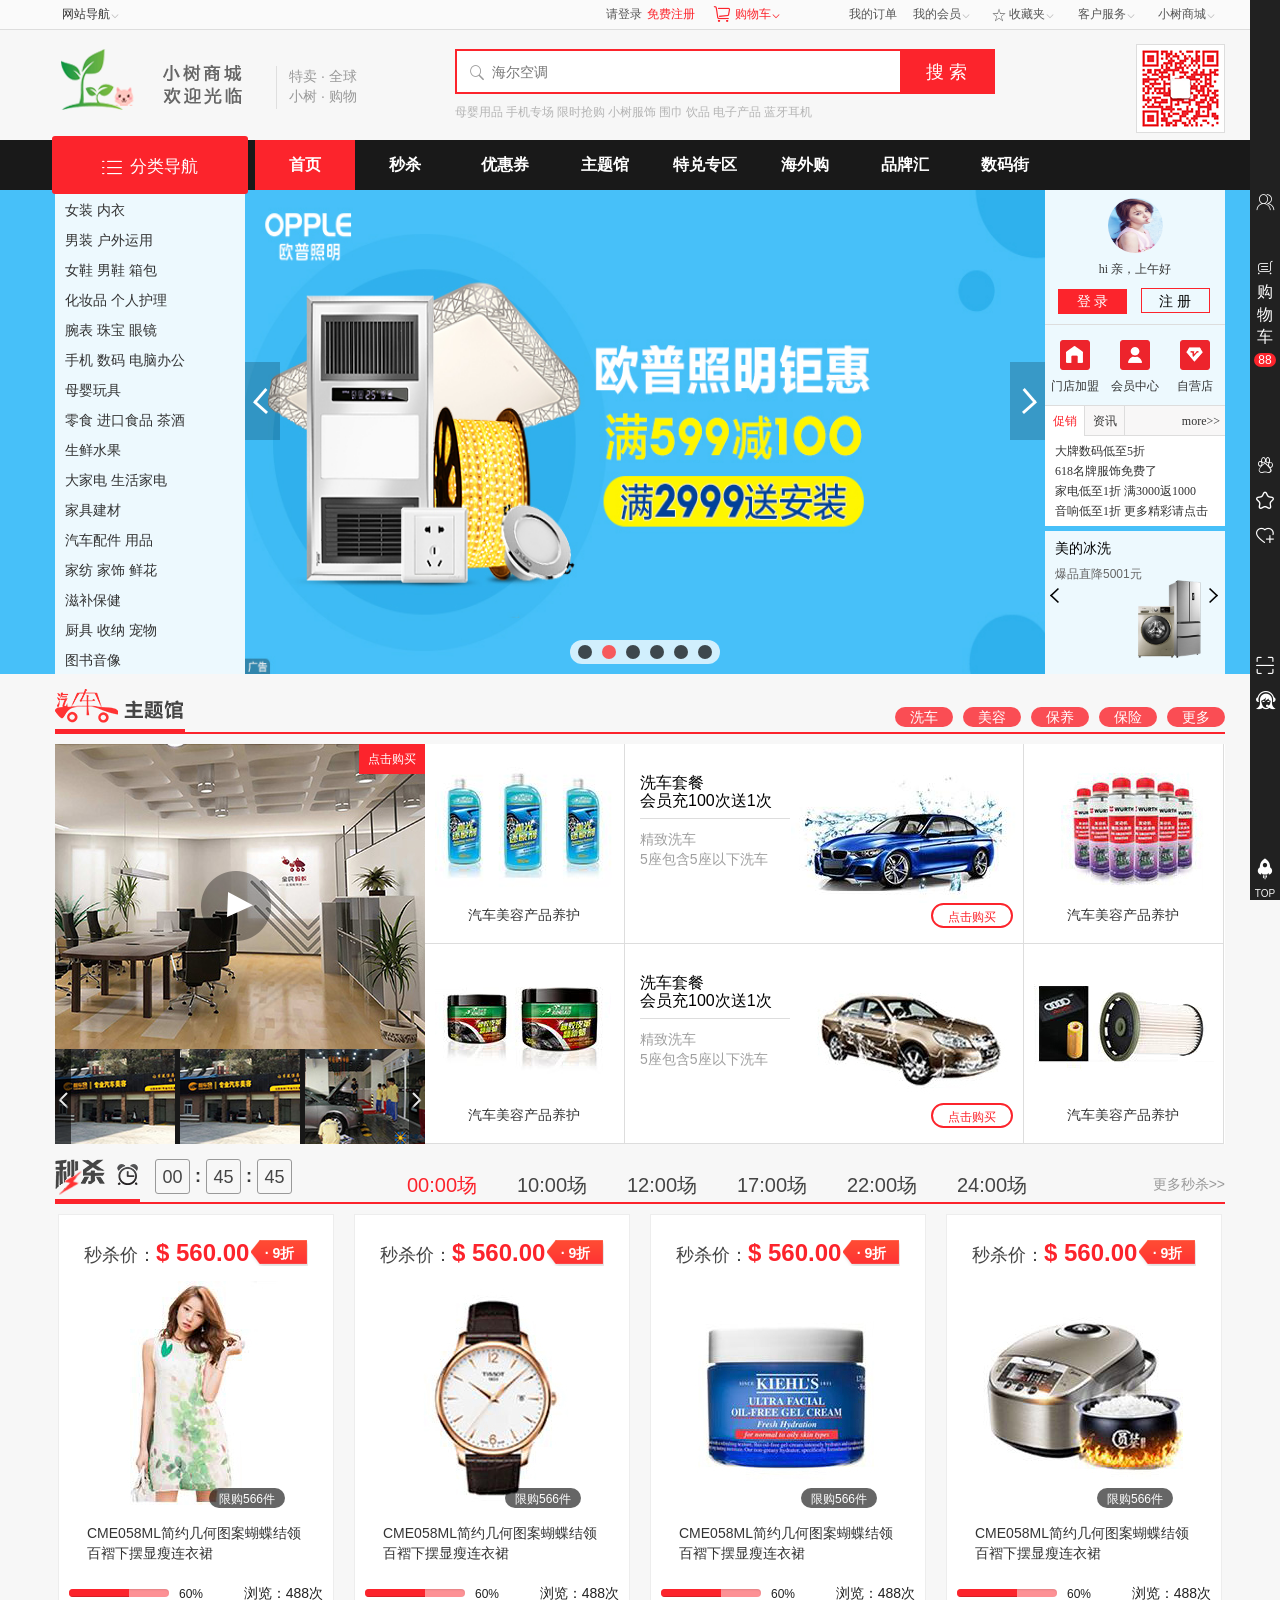
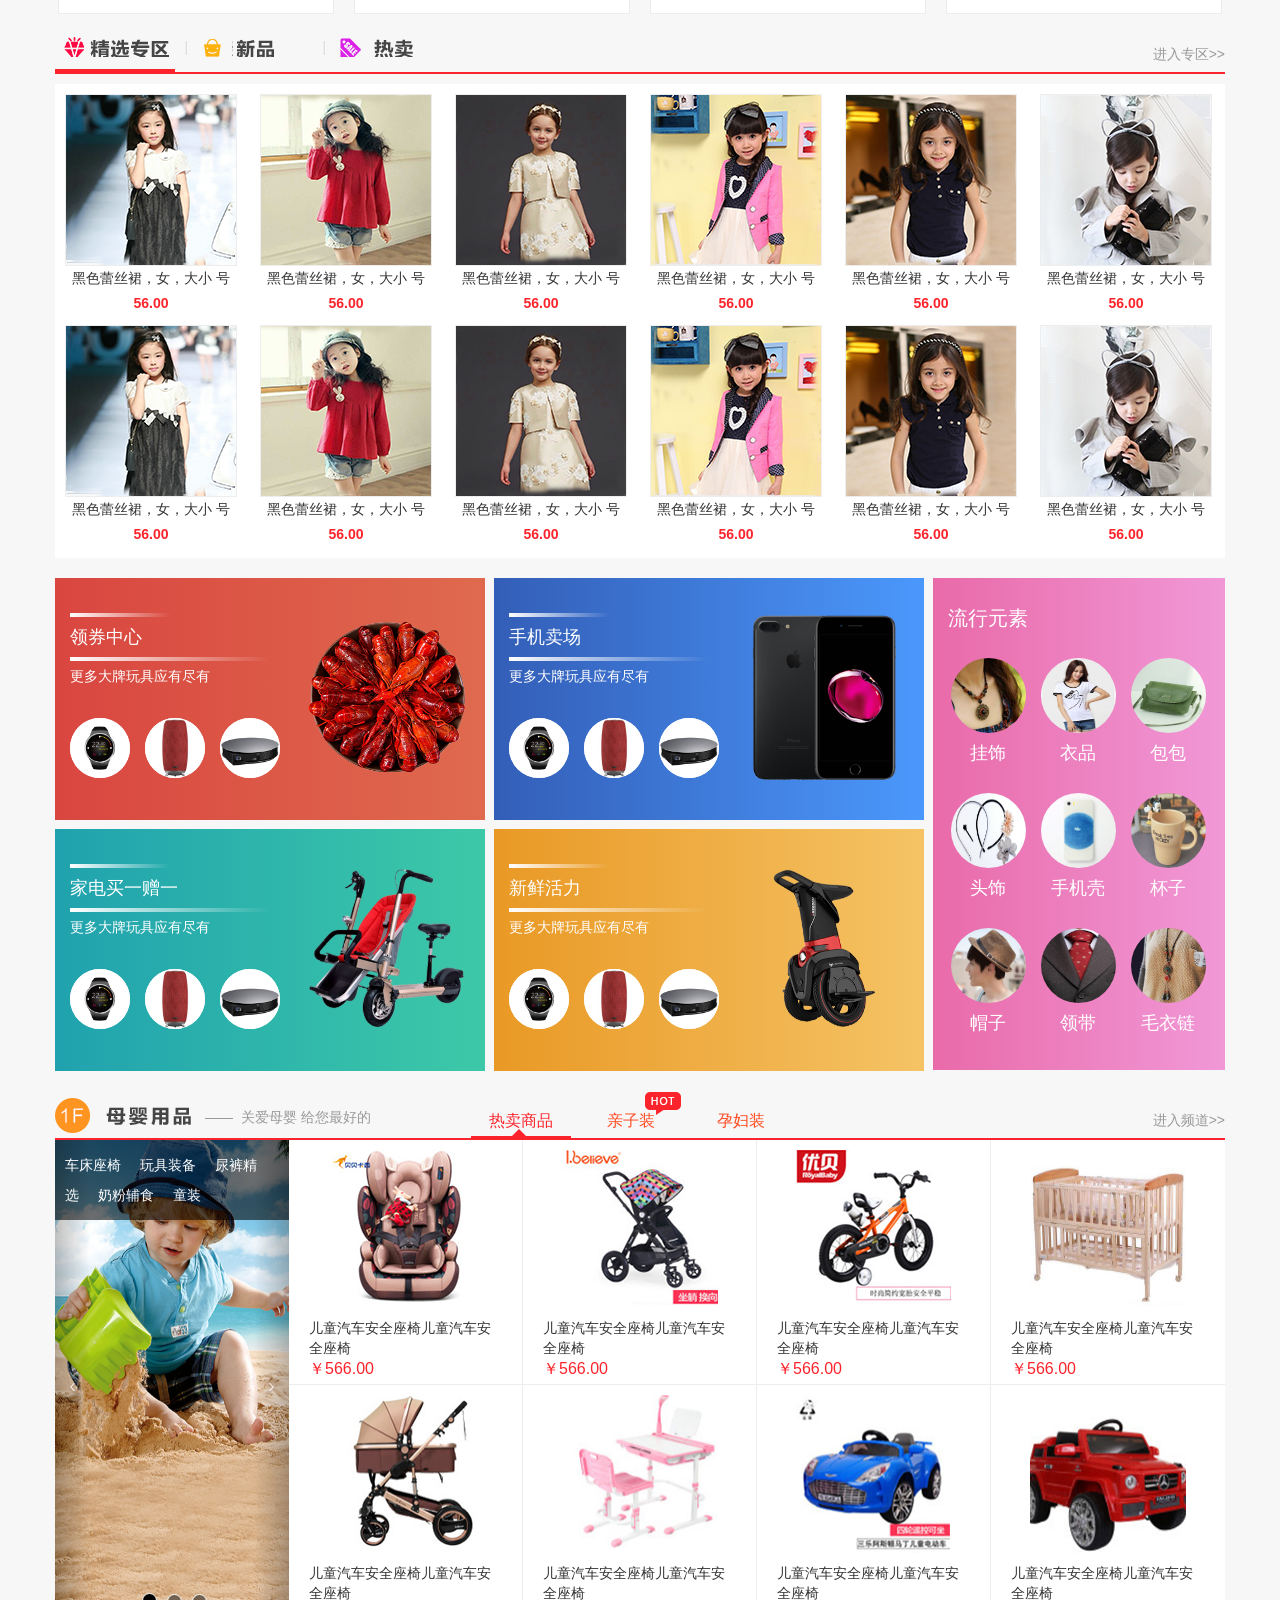
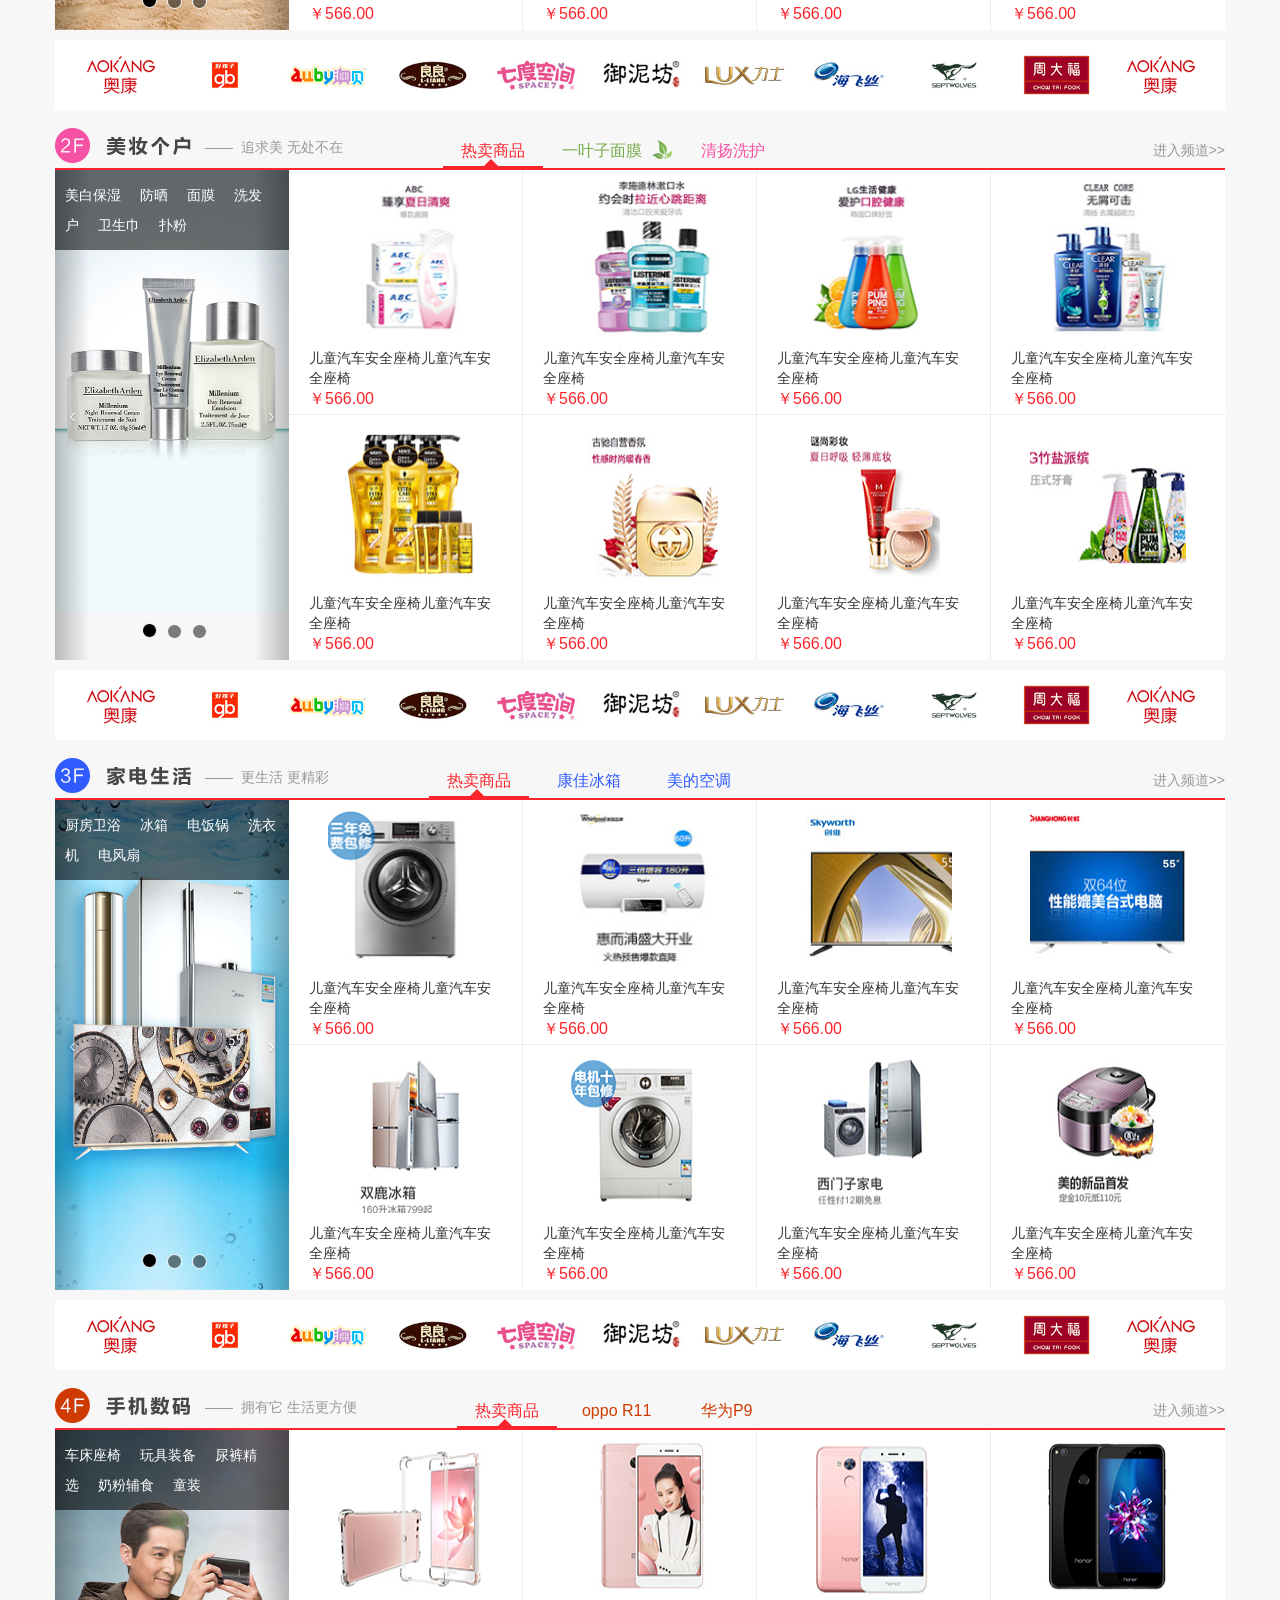
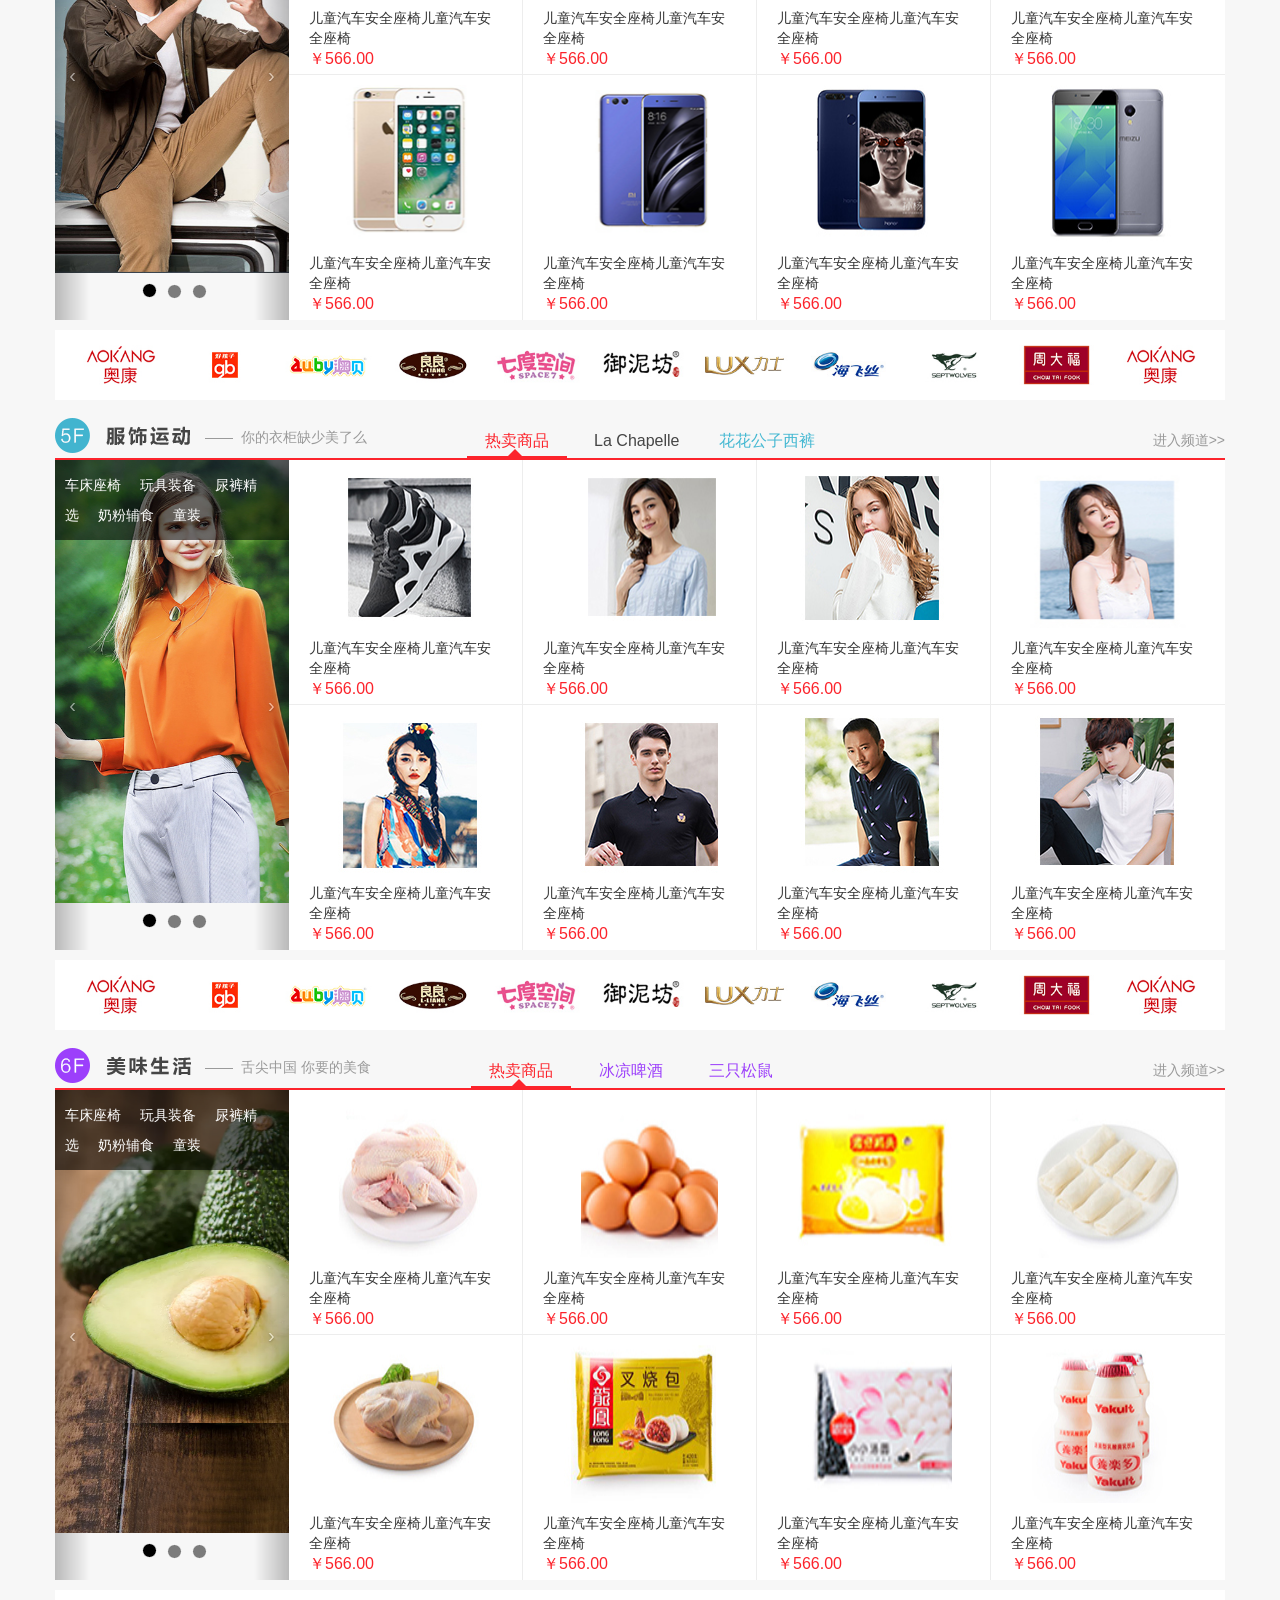
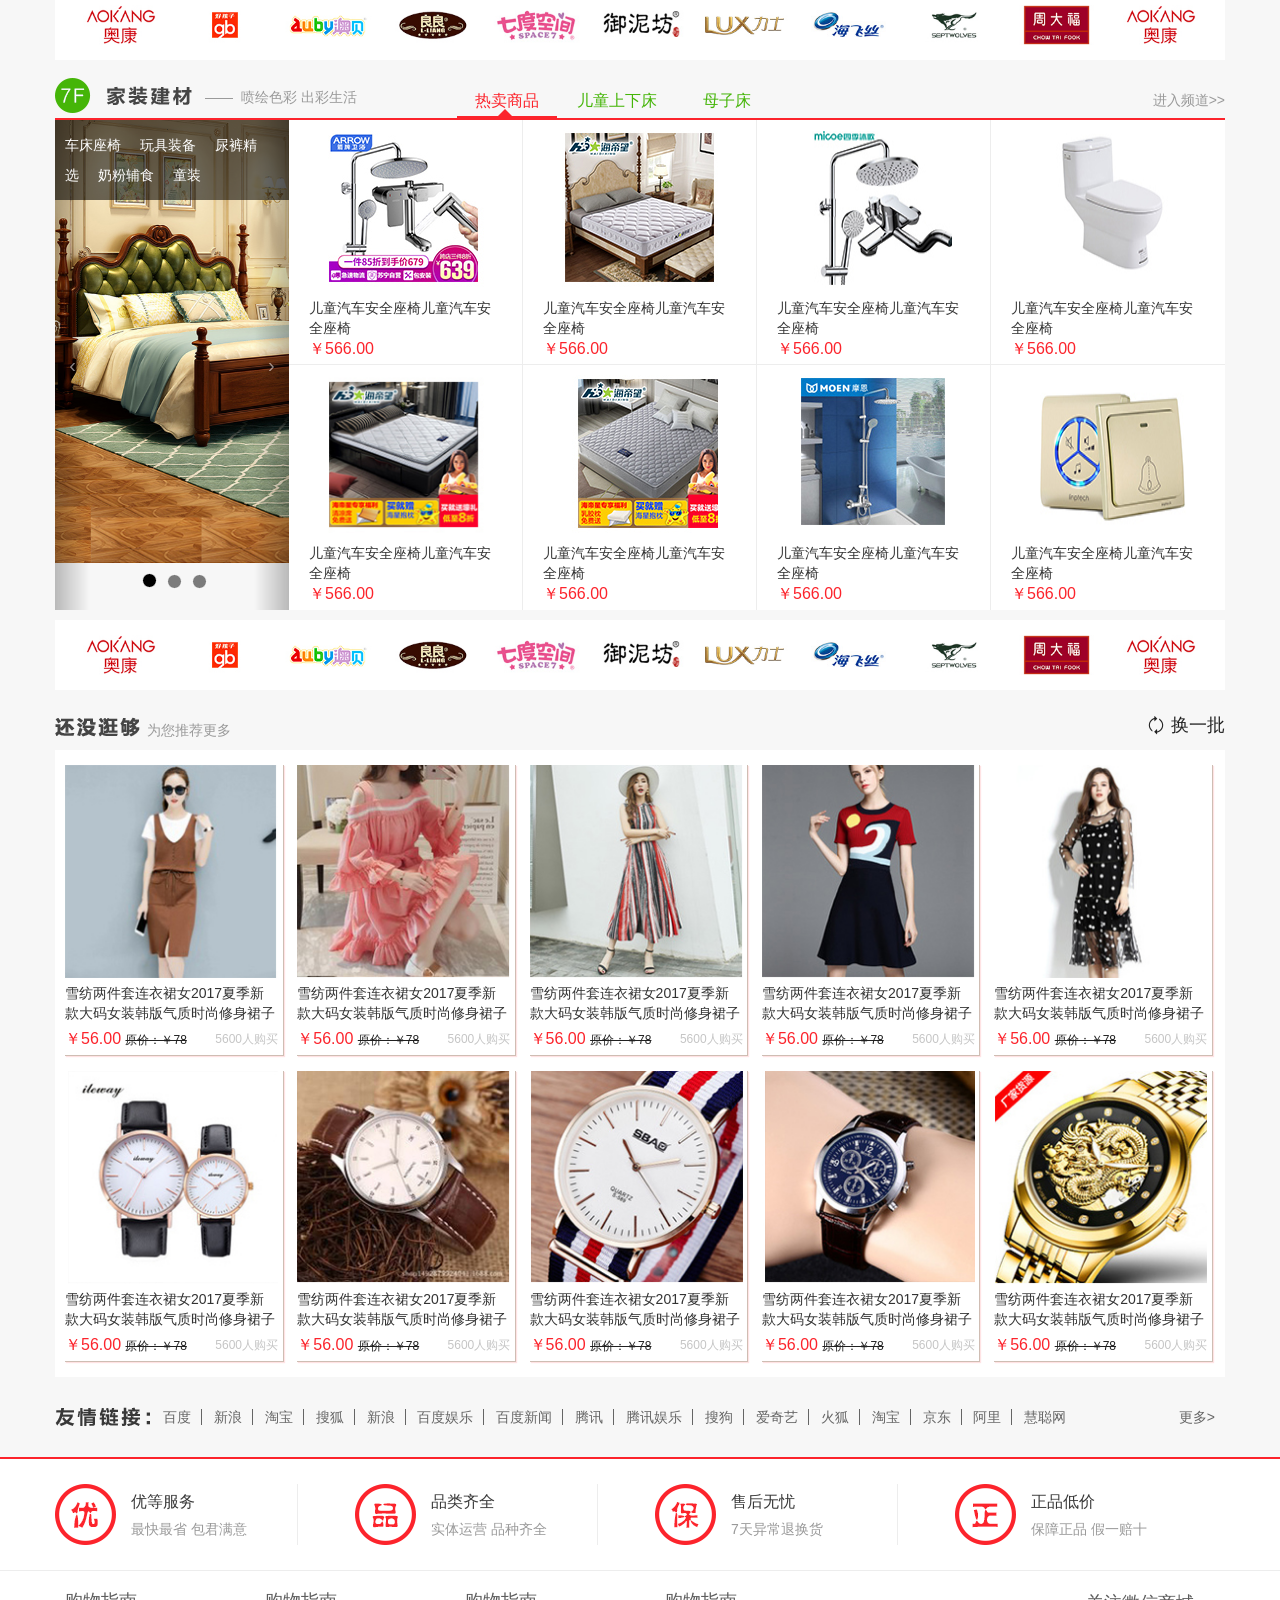
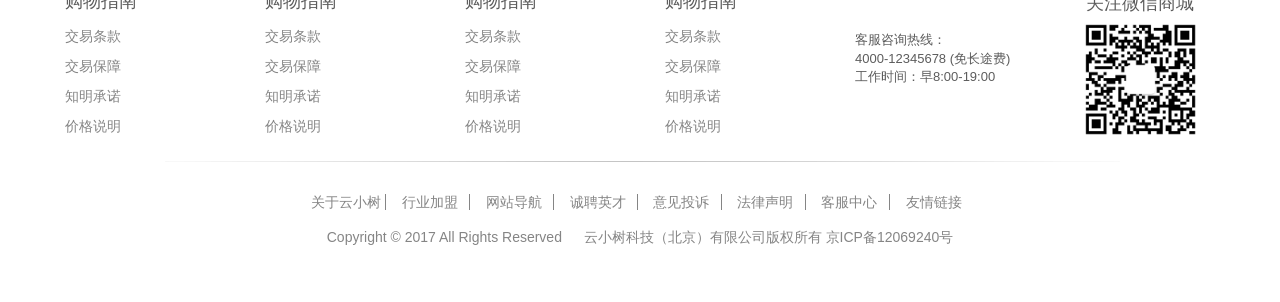
<file: Test/index.html>
<!DOCTYPE html>
<html>

	<head>
		<meta charset="utf-8" />
		<meta http-equiv="X-UA-Compatible" content="IE=edge" />
		<meta http-equiv="Content-Type" content="text/html; charset=utf-8" />
		<meta name="keywords" content=" 购物网站" />
		<meta name="description" content=" 购物网站" />
		<title>首页</title>
		<link type="text/css" href="assets/global/bootstrap/css/bootstrap.min.css" rel="stylesheet" />
		<link type="text/css" href="css/iconfont/iconfont.css" rel="stylesheet" />
		<link type="text/css" href="css/public.css" rel="stylesheet" />
		<link type="text/css" href="css/common.css" rel="stylesheet" />
		<link type="text/css" href="css/qm-index.css" rel="stylesheet" />
		<script type="text/javascript" src="js/jquery-1.11.3.min.js"></script>
		<script type="text/javascript" src="assets/global/bootstrap/js/bootstrap.min.js"></script>
		<script type="text/javascript" src="js/index.js"></script>
		<script type="text/javascript" src="js/common.js"></script>
		<script type="text/javascript" src="js/carouFredSel-6.0.4-packed.js"></script>
	</head>
	<body>
		<!--头部-->
		<div class="qm-top">
			<div class="container">
				<div class="row">
					<div class="col-xs-1 topnav-divider">
						<a href="javascript:;" class="top-navwidth"><span>网站导航</span><i class="iconfont icon-xiala1"></i></a>
						<div class="topnav-divcon qm-daohang">
							<dl class="topnav-dlitem">
								<dt><a href="javascript:;" target="_blank">特色购物</a></dt>
								<dd>
									<a href="javascript:;" target="_blank" class="hot">男西裤</a>
									<a href="javascript:;" target="_blank">男西裤</a>
									<a href="javascript:;" target="_blank">男西裤</a>
									<a href="javascript:;" target="_blank">男西裤</a>
									<a href="javascript:;" target="_blank">男西裤</a>
									<a href="javascript:;" target="_blank">男西裤</a>
									<a href="javascript:;" target="_blank">男西裤</a>
									<a href="javascript:;" target="_blank">男西裤</a>
									<a href="javascript:;" target="_blank">男西裤</a>
									<a href="javascript:;" target="_blank">男西裤</a>
									<a href="javascript:;" target="_blank">男西裤</a>
									<a href="javascript:;" target="_blank">男西裤</a>
									<a href="javascript:;" target="_blank">男西裤</a>
								</dd>
							</dl>
							<dl class="topnav-dlitem">
								<dt><a href="javascript:;" target="_blank">主题频道</a></dt>
								<dd>
									<a href="javascript:;" target="_blank">男西裤</a>
									<a href="javascript:;" target="_blank">男西裤</a>
									<a href="javascript:;" target="_blank">男西裤</a>
									<a href="javascript:;" target="_blank">男西裤</a>
									<a href="javascript:;" target="_blank">男西裤</a>
									<a href="javascript:;" target="_blank">男西裤</a>
									<a href="javascript:;" target="_blank">男西裤</a>
									<a href="javascript:;" target="_blank">男西裤</a>
									<a href="javascript:;" target="_blank">男西裤</a>
									<a href="javascript:;" target="_blank">男西裤</a>
									<a href="javascript:;" target="_blank">男西裤</a>
									<a href="javascript:;" target="_blank">男西裤</a>
									<a href="javascript:;" target="_blank">男西裤</a>
								</dd>
							</dl>
							<dl class="topnav-dlitem">
								<dt><a href="javascript:;" target="_blank">会员服务</a></dt>
								<dd>
									<a href="javascript:;" target="_blank">男西裤</a>
									<a href="javascript:;" target="_blank">男西裤</a>
									<a href="javascript:;" target="_blank">男西裤</a>
									<a href="javascript:;" target="_blank">男西裤</a>
									<a href="javascript:;" target="_blank">男西裤</a>
									<a href="javascript:;" target="_blank">男西裤</a>
									<a href="javascript:;" target="_blank">男西裤</a>
									<a href="javascript:;" target="_blank">男西裤</a>
									<a href="javascript:;" target="_blank">男西裤</a>
									<a href="javascript:;" target="_blank">男西裤</a>
									<a href="javascript:;" target="_blank">男西裤</a>
									<a href="javascript:;" target="_blank">男西裤</a>
									<a href="javascript:;" target="_blank">男西裤</a>
								</dd>
							</dl>
							<dl class="topnav-dlitem">
								<dt><a href="javascript:;" target="_blank">生活助手</a></dt>
								<dd>
									<a href="javascript:;" target="_blank">男西裤</a>
									<a href="javascript:;" target="_blank">男西裤</a>
									<a href="javascript:;" target="_blank">男西裤</a>
									<a href="javascript:;" target="_blank">男西裤</a>
									<a href="javascript:;" target="_blank">男西裤</a>
									<a href="javascript:;" target="_blank">男西裤</a>
									<a href="javascript:;" target="_blank">男西裤</a>
									<a href="javascript:;" target="_blank">男西裤</a>
									<a href="javascript:;" target="_blank">男西裤</a>
									<a href="javascript:;" target="_blank">男西裤</a>
									<a href="javascript:;" target="_blank">男西裤</a>
									<a href="javascript:;" target="_blank">男西裤</a>
									<a href="javascript:;" target="_blank">男西裤</a>
								</dd>
							</dl>
							<dl class="topnav-dlitem no-rightborder">
								<dt><a href="javascript:;" target="_blank">更多热点</a></dt>
								<dd>
									<a href="javascript:;" target="_blank">男西裤</a>
									<a href="javascript:;" target="_blank">男西裤</a>
									<a href="javascript:;" target="_blank">男西裤</a>
									<a href="javascript:;" target="_blank">男西裤</a>
									<a href="javascript:;" target="_blank">男西裤</a>
									<a href="javascript:;" target="_blank">男西裤</a>
									<a href="javascript:;" target="_blank">男西裤</a>
									<a href="javascript:;" target="_blank">男西裤</a>
									<a href="javascript:;" target="_blank">男西裤</a>
									<a href="javascript:;" target="_blank">男西裤</a>
									<a href="javascript:;" target="_blank">男西裤</a>
									<a href="javascript:;" target="_blank">男西裤</a>
									<a href="javascript:;" target="_blank">男西裤</a>
								</dd>
							</dl>
						</div>
					</div>
					<div class="col-xs-11 text-fr">
						<ul>
							<li>
								<a href="javascript:;"><span>小树商城</span><i class="iconfont icon-xiala1"></i></a>
								<div class="topnav-divcon qmtop-shangchengdiv">
									<dl class="shangcheng-dlitem">
										<dt><img src="images/qr-code-f.jpg"/></dt>
										<dd>
											<a href="javascript:;">微信商城关注</a>
										</dd>
									</dl>
									<dl class="shangcheng-dlitem">
										<dt><img src="images/qr-code-f.jpg"/></dt>
										<dd>
											<a href="javascript:;">手机商城下载</a>
										</dd>
									</dl>
								</div>
							</li>
							<li>
								<a href="javascript:;"><span>客户服务</span><i class="iconfont icon-xiala1"></i></a>
								<div class="topnav-divcon qmtop-servicediv">
									<a href="javascript:;" target="_blank">帮助中心</a>
									<a href="javascript:;" target="_blank">售后服务</a>
									<a href="javascript:;" target="_blank">查找门店</a>
									<a href="javascript:;" target="_blank">建议反馈</a>
									<a href="javascript:;" target="_blank">电话客服</a>
									<a href="javascript:;" target="_blank">在线咨询</a>
								</div>
							</li>
							<li>
								<a href="javascript:;" class="a-width84"><i class="iconfont icon-shoucang-copy"></i><span>收藏夹</span><i class="iconfont icon-xiala1"></i></a>
								<div class="topnav-divcon qmtop-stardiv">
									<a href="javascript:;" target="_blank">收藏的商品</a>
									<a href="javascript:;" target="_blank">收藏的店铺</a>
								</div>
							</li>
							<li>
								<a href="javascript:;"><span>我的会员</span><i class="iconfont icon-xiala1"></i></a>
								<div class="topnav-divcon qmtop-servicediv">
									<a href="javascript:;" target="_blank">待处理订单 <b class="red">1</b></a>
									<a href="javascript:;" target="_blank">信息 <b class="red">1</b></a>
									<a href="javascript:;" target="_blank">我的关注</a>
									<a href="javascript:;" target="_blank">返修退换货</a>
								</div>
							</li>
							<li>
								<a href="javascript:;">我的订单</a>
							</li>
							<li class="shopping-gored">
								<a href="javascript:;" class="a-width100"><i class="iconfont icon-iconfontgouwuche"></i><span>购物车</span><i class="iconfont icon-xiala1"></i></a>
								<!--空购物车-->
								<div class="topnav-divcon qmtop-shoppingcar">
									<i class="icon-emptycar"></i>
									<p class="car-p">购物车空了！ 快逛逛吧</p>
									<p>如果已经添加宝贝，请快速登陆吧</p>
									<a href="javascript:;" class="carlogin-btn">登录</a>
								</div>
								<!--购物车列表-->
								<!--空购物车详情
								<div class="topnav-divcon qmtop-shoppingcar">
									<h2>最近添加商品</h2>
									<dl>
										<dt><a href="javascript:;"><img src="images/images/5_03.png"/></a></dt>
										<dd>
											<a href="javascript:;">晶宏冰箱316变频无霜三门光触媒冰箱</a>
										</dd>
										<a href="javascript:;" class="car-del">删除</a>
										<span class="car-num">￥288.2 X1</span>
									</dl>
									<dl>
										<dt><a href="javascript:;"><img src="images/images/5_03.png"/></a></dt>
										<dd>
											<a href="javascript:;">晶宏冰箱316变频无霜三门光触媒冰箱</a>
										</dd>
										<a href="javascript:;" class="car-del">删除</a>
										<span class="car-num">￥288.2 X1</span>
									</dl>
									<dl>
										<dt><a href="javascript:;"><img src="images/images/5_03.png"/></a></dt>
										<dd>
											<a href="javascript:;">晶宏冰箱316变频无霜三门光触媒冰箱</a>
										</dd>
										<a href="javascript:;" class="car-del">删除</a>
										<span class="car-num">￥288.2 X1</span>
									</dl>
									<div class="go-settlement">
										<span>共18件商品 </span>
										<span>合计：3666</span>
										<a href="javascript:;" class="go-setbtn">去结算</a>
									</div>
								</div>
								-->
							</li>
							<li>
								<a href="javascript:;" class="a-widthauto">请登录</a>
								<a href="javascript:;" class="red ml-5 a-widthauto">免费注册</a>
							</li>

						</ul>
					</div>
				</div>
			</div>
		</div>
		<!--logo-->
		<div class="qm-logocon">
			<div class="container">
				<div class="row">
					<div class="col-md-4 col-xs-6">
						<a href="javascript:;" class="logo">
							<img src="images/logo.png" />
						</a>
						<a class="logon-text">
							<span>特卖 · 全球</span>
							<span>小树 · 购物</span>
						</a>
					</div>
					<div class="col-md-6 col-xs-6">
						<div class="search-div">
							<i class="iconfont icon-sou"></i>
							<input type="text" placeholder="海尔空调" class="search-text" />
							<input type="button" class="search-btn" value="搜 索" />
							<div class="search-divcon">
								<ul>
									<li>
										<a href="javascript:;">冰箱</a>
									</li>
									<li>
										<a href="javascript:;">冰箱</a>
									</li>
									<li>
										<a href="javascript:;">冰箱</a>
									</li>
									<li>
										<a href="javascript:;">冰箱</a>
									</li>
									<li>
										<a href="javascript:;">冰箱</a>
									</li>
								</ul>
							</div>
						</div>
						<div class="search-keyword">
							<span>母婴用品</span>
							<span>手机专场</span>
							<span>限时抢购</span>
							<span>小树服饰</span>
							<span>围巾</span>
							<span>饮品</span>
							<span>电子产品</span>
							<span>蓝牙耳机</span>
						</div>
					</div>
					<div class="col-md-2 col-xs-6">
						<div class="qrcode-div fr">
							<img src="images/qr-code.png" />
						</div>
					</div>
				</div>
			</div>
		</div>
		<div class="qm-logocon" id="qm-headersearch">
			<div class="container">
				<div class="row">
					<div class="col-md-4 col-xs-6">
						<a href="javascript:;" class="logo">
							<img src="images/logo.png" />
						</a>
					</div>
					<div class="col-md-6 col-xs-6">
						<div class="search-div">
							<i class="iconfont icon-sou"></i>
							<input type="text" placeholder="海尔空调" class="search-text" />
							<input type="button" class="search-btn" value="搜 索" />
						</div>
					</div>
					<div class="col-md-2 col-xs-6">
						<a href="javascript:;" class="a-widthauto" style="line-height: 50px;">请登录</a>
						<a href="javascript:;" class="red ml-5 a-widthauto" style="line-height: 50px;">免费注册</a>
					</div>
				</div>
			</div>
		</div>
		<!--nav、banner-->
		<div class="qm-bannercon">
			<!--nav-->
			<div class="nav">
				<div class="container">
					<div class="row">
						<div class="col-md-12 col-xs-12">
							<ul class="main-ul">
								<li>
									<a href="javascript:;" class="main-nav"><i class="iconfont icon-quanbufenlei"></i>分类导航</a>
									<div class="main-tree">
										<ul>
											<li>
												<a href="javasript:;">
													<span>女装 内衣 </span>
												</a>
												<div class="main-treediv">
													<div class="treediv-left">
														<div class="treediv-channel">
															<ul>
																<li>
																	<a href="javascript:;" target="_blank">男装</a>
																</li>
																<li>
																	<a href="javascript:;" target="_blank">女装</a>
																</li>
																<li>
																	<a href="javascript:;" target="_blank">童装</a>
																</li>
																<li>
																	<a href="javascript:;" target="_blank">内衣</a>
																</li>
																<li>
																	<a href="javascript:;" target="_blank">内裤</a>
																</li>
																<li>
																	<a href="javascript:;" target="_blank">高跟鞋</a>
																</li>
															</ul>
														</div>
														<div class="treediv-nav2 mt-10">
															<dl>
																<dt><a href="javascript:;" target="_blank">女装</a></dt>
																<dd>
																	<a href="javascript:;" target="_blank">女裙</a>
																	<a href="javascript:;" target="_blank">衬衣</a>
																	<a href="javascript:;" target="_blank">丝袜</a>
																	<a href="javascript:;" target="_blank">牛仔裤</a>
																	<a href="javascript:;" target="_blank">背带裤</a>
																	<a href="javascript:;" target="_blank">短裤</a>
																	<a href="javascript:;" target="_blank">亚麻上衣</a>
																	<a href="javascript:;" target="_blank">波西米亚长裙</a>
																	<a href="javascript:;" target="_blank">帽子</a>
																	<a href="javascript:;" target="_blank">背包</a>
																	<a href="javascript:;" target="_blank">T恤</a>
																</dd>
															</dl>
															<dl>
																<dt><a href="javascript:;" target="_blank">男装</a></dt>
																<dd>
																	<a href="javascript:;" target="_blank">衬衫</a>
																	<a href="javascript:;" target="_blank">T恤</a>
																	<a href="javascript:;" target="_blank">西裤</a>
																	<a href="javascript:;" target="_blank">牛仔裤</a>
																	<a href="javascript:;" target="_blank">领带</a>
																	<a href="javascript:;" target="_blank">皮鞋</a>
																	<a href="javascript:;" target="_blank">运动鞋</a>
																	<a href="javascript:;" target="_blank">帆布鞋</a>
																	<a href="javascript:;" target="_blank">手套</a>
																</dd>
															</dl>
															<dl>
																<dt><a href="javascript:;" target="_blank">男装</a></dt>
																<dd>
																	<a href="javascript:;" target="_blank">衬衫</a>
																	<a href="javascript:;" target="_blank">T恤</a>
																	<a href="javascript:;" target="_blank">西裤</a>
																	<a href="javascript:;" target="_blank">牛仔裤</a>
																	<a href="javascript:;" target="_blank">领带</a>
																	<a href="javascript:;" target="_blank">皮鞋</a>
																	<a href="javascript:;" target="_blank">运动鞋</a>
																	<a href="javascript:;" target="_blank">帆布鞋</a>
																	<a href="javascript:;" target="_blank">手套</a>
																</dd>
															</dl>
															<dl>
																<dt><a href="javascript:;" target="_blank">男装</a></dt>
																<dd>
																	<a href="javascript:;" target="_blank">衬衫</a>
																	<a href="javascript:;" target="_blank">T恤</a>
																	<a href="javascript:;" target="_blank">西裤</a>
																	<a href="javascript:;" target="_blank">牛仔裤</a>
																	<a href="javascript:;" target="_blank">领带</a>
																	<a href="javascript:;" target="_blank">皮鞋</a>
																	<a href="javascript:;" target="_blank">运动鞋</a>
																	<a href="javascript:;" target="_blank">帆布鞋</a>
																	<a href="javascript:;" target="_blank">手套</a>
																</dd>
															</dl>
															<dl>
																<dt><a href="javascript:;" target="_blank">男装</a></dt>
																<dd>
																	<a href="javascript:;" target="_blank">衬衫</a>
																	<a href="javascript:;" target="_blank">T恤</a>
																	<a href="javascript:;" target="_blank">西裤</a>
																	<a href="javascript:;" target="_blank">牛仔裤</a>
																	<a href="javascript:;" target="_blank">领带</a>
																	<a href="javascript:;" target="_blank">皮鞋</a>
																	<a href="javascript:;" target="_blank">运动鞋</a>
																	<a href="javascript:;" target="_blank">帆布鞋</a>
																	<a href="javascript:;" target="_blank">手套</a>
																</dd>
															</dl>
															<dl class="no-bottomborder">
																<dt><a href="javascript:;" target="_blank">男装</a></dt>
																<dd>
																	<a href="javascript:;" target="_blank">衬衫</a>
																	<a href="javascript:;" target="_blank">T恤</a>
																	<a href="javascript:;" target="_blank">西裤</a>
																	<a href="javascript:;" target="_blank">牛仔裤</a>
																	<a href="javascript:;" target="_blank">领带</a>
																	<a href="javascript:;" target="_blank">皮鞋</a>
																	<a href="javascript:;" target="_blank">运动鞋</a>
																	<a href="javascript:;" target="_blank">帆布鞋</a>
																	<a href="javascript:;" target="_blank">手套</a>
																</dd>
															</dl>
														</div>
													</div>
													<div class="treediv-right">
														<div class="treediv-rightimglist">
															<a href="javascript:;" class="imgsmall">
																<img src="images/navpinpai-1.jpg" />
															</a>
															<a href="javascript:;" class="imgsmall">
																<img src="images/navpinpai-2.jpg" />
															</a>
															<a href="javascript:;" class="imgsmall">
																<img src="images/navpinpai-3.jpg" />
															</a>
															<a href="javascript:;" class="imgsmall">
																<img src="images/navpinpai-4.jpg" />
															</a>
															<a href="javascript:;" class="imgsmall">
																<img src="images/navpinpai-5.jpg" />
															</a>
															<a href="javascript:;" class="imgsmall">
																<img src="images/navpinpai-6.jpg" />
															</a>
															<a href="javascript:;" class="imgsmall">
																<img src="images/navpinpai-5.jpg" />
															</a>
															<a href="javascript:;" class="imgsmall">
																<img src="images/navpinpai-6.jpg" />
															</a>
															<a href="javascript:;" class="imgbig mt-90">
																<img src="images/navpinpai-7.jpg" />
															</a>
															<a href="javascript:;" class="imgbig mt-10">
																<img src="images/navpinpai-8.jpg" />
															</a>
														</div>
													</div>
												</div>
											</li>
											<li>
												<a href="javascript:;">
													男装 户外运用
												</a>
												<div class="main-treediv">
													2
												</div>
											</li>
											<li>
												<a href="javscript:;">
													女鞋 男鞋 箱包
												</a>
												<div class="main-treediv">
													3
												</div>
											</li>
											<li>
												<a href="javascript:;">
													化妆品 个人护理
												</a>
												<div class="main-treediv">
													4
												</div>
											</li>
											<li>
												<a href="javascript:;">
													腕表 珠宝 眼镜
												</a>
												<div class="main-treediv">
													5
												</div>
											</li>
											<li>
												<a href="javascript:;">
													手机 数码 电脑办公
												</a>
												<div class="main-treediv">
													6
												</div>
											</li>
											<li>
												<a href="javascript:;">
													母婴玩具
												</a>
												<div class="main-treediv">
													7
												</div>
											</li>
											<li>
												<a href="javascript:;">
													零食 进口食品 茶酒
												</a>
												<div class="main-treediv">
													8
												</div>
											</li>
											<li>
												<a href="javascript:;">
													生鲜水果
												</a>
												<div class="main-treediv">
													9
												</div>
											</li>
											<li>
												<a href="javascript:;">
													大家电 生活家电
												</a>
												<div class="main-treediv">
													10
												</div>
											</li>
											<li>
												<a href="javascript:;">
													家具建材
												</a>
												<div class="main-treediv">
													11
												</div>
											</li>
											<li>
												<a href="javascript:;">
													汽车配件 用品
												</a>
												<div class="main-treediv">
													12
												</div>
											</li>
											<li>
												<a href="javascript:;">
													家纺 家饰 鲜花
												</a>
												<div class="main-treediv">
													13
												</div>
											</li>
											<li>
												<a href="javascript:;">
													滋补保健
												</a>
												<div class="main-treediv">
													14
												</div>
											</li>
											<li>
												<a href="javascript:;">
													厨具 收纳 宠物
												</a>
												<div class="main-treediv">
													15
												</div>
											</li>
											<li>
												<a href="javascript:;">图书音像</a>
												<div class="main-treediv">
													16
												</div>
											</li>
										</ul>
									</div>
								</li>
							</ul>
							<ul class="nav-ul">
								<li class="active">
									<a href="javascript:;">首页</a>
								</li>
								<li>
									<a href="javascript:;">秒杀</a>
								</li>
								<li>
									<a href="javascript:;">优惠券</a>
								</li>
								<li>
									<a href="javascript:;">主题馆</a>
								</li>
								<li>
									<a href="javascript:;">特兑专区</a>
								</li>
								<li>
									<a href="javascript:;">海外购</a>
								</li>
								<li>
									<a href="javascript:;">品牌汇</a>
								</li>
								<li>
									<a href="javascript:;">数码街</a>
								</li>
							</ul>
						</div>
					</div>
				</div>
			</div>
			<!--banner-->
			<div class="qm-banner">
				<div class="container">
					<div class="row">
						<div class="col-md-12 col-xs-12">
							<div class="course">
								<!--轮播图-->
								<div class="course-banner">
									<div id="dlunbo">
										<div id="igs">
											<div class="ig"><img src="images/banner1.jpg"></div>
											<div class="ig"><img src="images/banner2.jpg"></div>
											<div class="ig"><img src="images/banner3.jpg"></div>
											<div class="ig"><img src="images/banner4.jpg"></div>
											<div class="ig"><img src="images/banner5.jpg"></div>
											<div class="ig"><img src="images/banner6.jpg"></div>
										</div>
										<div id="tabs">
											<div class="tab bg"></div>
											<div class="tab"></div>
											<div class="tab"></div>
											<div class="tab"></div>
											<div class="tab"></div>
											<div class="tab no-rightborder"></div>
										</div>
										<a class="arrow-btn arrow-left"></a>
										<a class="arrow-btn arrow-right"></a>
									</div>
								</div>
								<!--个人中心-->
								<div class="person-center">
									<dl class="person-dl">
										<dt>
											<img src="images/person.jpg" />
										</dt>
										<dd>hi 亲，上午好</dd>
									</dl>
									<a href="javascript:;" class="person-btnlogin">登 录</a>
									<a href="javascript:;" class="person-btnregist">注 册</a>
									<div class="dd-line mt-10 clearfloat"></div>
									<a href="javascript:;" class="person-a">
										<i class="icon-mendian"></i> 门店加盟
									</a>
									<a href="javascript:;" class="person-a">
										<i class="icon-personcenter"></i> 会员中心
									</a>
									<a href="javascript:;" class="person-a">
										<i class="icon-ziyingdian"></i> 自营店
									</a>
									<div class="dd-line mt-10 clearfloat"></div>
									<div class="Promotion">
										<div class="Promotion-tit">
											<ul>
												<li class="cur">促销</li>
												<li>资讯</li>
											</ul>
											<a href="javascript:;">more>></a>
										</div>
										<div class="Promotion-con" style="display: block;">
											<a href="javascript:;">大牌数码低至5折</a>
											<a href="javascript:;">618名牌服饰免费了</a>
											<a href="javascript:;">家电低至1折 满3000返1000</a>
											<a href="javascript:;">音响低至1折 更多精彩请点击</a>
										</div>
										<div class="Promotion-con">
											<a href="javascript:;">88888</a>
											<a href="javascript:;">88888</a>
											<a href="javascript:;">88888 满3000返1000</a>
											<a href="javascript:;">88888 更多精彩请点击</a>
											<a href="javascript:;">88888 更多精彩请点击</a>
										</div>
									</div>
								</div>
								<!--右侧产品广告-->
								<div class="product-adv" id="product-adv">
									<div class="product-advcon">
										<div id="advlist">
											<div class="adv-item">
												<a href="javascript:;">
													<h2>美的冰洗</h2>
													<span>爆品直降5001元</span>
													<img src="images/product-1.png" />
												</a>
											</div>
											<div class="adv-item">
												<a href="javascript:;">
													<h2>美的冰洗2</h2>
													<span>爆品直降5002元</span>
													<img src="images/product-1.png" />
												</a>
											</div>
											<div class="adv-item">
												<a href="javascript:;">
													<h2>美的冰洗3</h2>
													<span>爆品直降5003元</span>
													<img src="images/product-1.png" />
												</a>
											</div>
											<div class="adv-item">
												<a href="javascript:;">
													<h2>美的冰洗4</h2>
													<span>爆品直降5004元</span>
													<img src="images/product-1.png" />
												</a>
											</div>
											<div class="adv-item">
												<a href="javascript:;">
													<h2>美的冰洗5</h2>
													<span>爆品直降5005元</span>
													<img src="images/product-1.png" />
												</a>
											</div>
											<div class="adv-item">
												<a href="javascript:;">
													<h2>美的冰洗6</h2>
													<span>爆品直降5006元</span>
													<img src="images/product-1.png" />
												</a>
											</div>
										</div>
										<div class="adv-btn adv-left"></div>
										<div class="adv-btn adv-right"></div>
									</div>

								</div>
							</div>
						</div>
					</div>
				</div>
			</div>
		</div>
		<!--主题馆-->
		<div class="qm-themeshop mt-20">
			<div class="container">
				<div class="row">
					<div class="col-md-12 col-xs-12">
						<div class="theme-paviliontit">
							<span><i></i></span>
							<ul class="theme-stage">
								<li>
									<a href="javascript:;">洗车</a>
								</li>
								<li>
									<a href="javascript:;">美容</a>
								</li>
								<li>
									<a href="javascript:;">保养</a>
								</li>
								<li>
									<a href="javascript:;">保险</a>
								</li>
								<li>
									<a href="javascript:;">更多</a>
								</li>

							</ul>
						</div>
					</div>
					<div class="col-md-4 col-xs-12">
						<div class="theme-video mt-10">
							<div class="theme-videodiv"><img src="images/product-2.jpg" /></div>
							<a href="javascript:;" class="video-play"></a>
							<a href="javascript:;" class="buy-btn">点击购买</a>
						</div>
						<div class="theme-produt">
							<a href="javascript:;" class="produt-pre" id="produt-pre"></a>
							<div class="theme-productlist">
								<ul>
									<li>
										<a href="javascript:;"><img src="images/product-3.jpg" /></a>
									</li>
									<li>
										<a href="javascript:;"><img src="images/product-3.jpg" /></a>
									</li>
									<li>
										<a href="javascript:;"><img src="images/product-4.jpg" /></a>
									</li>
									<li>
										<a href="javascript:;"><img src="images/product-4.jpg" /></a>
									</li>
									<li>
										<a href="javascript:;"><img src="images/product-4.jpg" /></a>
									</li>
									<li>
										<a href="javascript:;"><img src="images/product-4.jpg" /></a>
									</li>
								</ul>
							</div>
							<a href="javascript:;" class="produt-next" id="produt-next"></a>
						</div>
					</div>
					<div class="col-md-8 col-xs-6">
						<div class="product-listcon mt-10" style="display: block;">
							<ul>
								<li>
									<dl class="product-meirong">
										<dt><a href="javascript:;"><img src="images/product-5.jpg"/></a></dt>
										<dd>
											<a href="javascript:;">汽车美容产品养护</a>
										</dd>
									</dl>
								</li>
								<li>
									<div class="product-center">
										<a href="javascript:;" class="product-taocan">
											<h2>洗车套餐<br/>
												会员充100次送1次
											</h2>
											<div class="line-b"></div>
											<span>精致洗车<br/>5座包含5座以下洗车</span>
										</a>
										<a href="javascript:;" class="product-position"><img src="images/product-6.jpg" /></a>
										<a href="javascript:;" class="product-buy">点击购买</a>
									</div>
								</li>
								<li>
									<dl class="product-meirong">
										<dt><a href="javascript:;"><img src="images/product-7.jpg"/></a></dt>
										<dd>
											<a href="javascript:;">汽车美容产品养护</a>
										</dd>
									</dl>
								</li>
								<li>
									<dl class="product-meirong">
										<dt><a href="javascript:;"><img src="images/product-8.jpg"/></a></dt>
										<dd>
											<a href="javascript:;">汽车美容产品养护</a>
										</dd>
									</dl>
								</li>
								<li>
									<div class="product-center">
										<a href="javascript:;" class="product-taocan">
											<h2>洗车套餐<br/>
												会员充100次送1次
											</h2>
											<div class="line-b"></div>
											<span>精致洗车<br/>5座包含5座以下洗车</span>
										</a>
										<a href="javascript:;" class="product-position"><img src="images/product-9.jpg" /></a>
										<a href="javascript:;" class="product-buy">点击购买</a>
									</div>
								</li>
								<li>
									<dl class="product-meirong">
										<dt><a href="javascript:;"><img src="images/product-10.jpg"/></a></dt>
										<dd>
											<a href="javascript:;">汽车美容产品养护</a>
										</dd>
									</dl>
								</li>
							</ul>
						</div>
						<!--二级2-->
						<div class="product-listcon mt-10">
							2
						</div>
					</div>
				</div>
			</div>
		</div>
		<!--秒杀-->
		<div class="Seckill mt-20">
			<div class="container">
				<div class="row">
					<div class="col-md-12 col-xs-12" id="seckill-divcol">
						<div class="theme-paviliontit theme-seckilltit">
							<span><i class="icon-seckill"></i></span>
							<div class="seckill-time">
								<span>00</span>
								<b>:</b>
								<span>45</span>
								<b>:</b>
								<span>45</span>
							</div>
							<div class="seckill-timeinterval">
								<ul>
									<li class="cur">
										<a href="javascript:;">00:00场</a>
									</li>
									<li>
										<a href="javascript:;">10:00场</a>
									</li>
									<li>
										<a href="javascript:;">12:00场</a>
									</li>
									<li>
										<a href="javascript:;">17:00场</a>
									</li>
									<li>
										<a href="javascript:;">22:00场</a>
									</li>
									<li>
										<a href="javascript:;">24:00场</a>
									</li>
								</ul>
							</div>
							<a href="javascript:;" class="seckill-more">更多秒杀>></a>
						</div>
						<!--00点场次-->
						<div class="seckill-listcon mt-10" style="display: block;">
							<ul>
								<li>
									<a href="javascript:;">
										<h3 class="seckill-h3">秒杀价：<b>$ 560.00</b><i class="icon-dazhe">· 9折</i></h3>
										<dl class="seckill-clothes">
											<dt><img src="images/product-11.jpg" /></dt>
											<dd class="limit-num">限购566件</dd>
											<dd class="seckill-text">CME058ML简约几何图案蝴蝶结领百褶下摆显瘦连衣裙</dd>
										</dl>
										<div class="progress-width">
											<div class="progress">
												<div class="progress-bar" role="progressbar" aria-valuenow="60" aria-valuemin="0" aria-valuemax="100" style="width: 60%;"></div>
											</div>
											<span class="progress-text">60%</span>
										</div>
										<span class="browse-times">浏览：488次</span>
									</a>
								</li>
								<li>
									<a href="javascript:;">
										<h3 class="seckill-h3">秒杀价：<b>$ 560.00</b><i class="icon-dazhe">· 9折</i></h3>
										<dl class="seckill-clothes">
											<dt><img src="images/product-12.jpg" /></dt>
											<dd class="limit-num">限购566件</dd>
											<dd class="seckill-text">CME058ML简约几何图案蝴蝶结领百褶下摆显瘦连衣裙</dd>
										</dl>
										<div class="progress-width">
											<div class="progress">
												<div class="progress-bar" role="progressbar" aria-valuenow="60" aria-valuemin="0" aria-valuemax="100" style="width: 60%;"></div>
											</div>
											<span class="progress-text">60%</span>
										</div>
										<span class="browse-times">浏览：488次</span>
									</a>
								</li>
								<li>
									<a href="javascript:;">
										<h3 class="seckill-h3">秒杀价：<b>$ 560.00</b><i class="icon-dazhe">· 9折</i></h3>
										<dl class="seckill-clothes">
											<dt><img src="images/product-13.jpg" /></dt>
											<dd class="limit-num">限购566件</dd>
											<dd class="seckill-text">CME058ML简约几何图案蝴蝶结领百褶下摆显瘦连衣裙</dd>
										</dl>
										<div class="progress-width">
											<div class="progress">
												<div class="progress-bar" role="progressbar" aria-valuenow="60" aria-valuemin="0" aria-valuemax="100" style="width: 60%;"></div>
											</div>
											<span class="progress-text">60%</span>
										</div>
										<span class="browse-times">浏览：488次</span>
									</a>
								</li>
								<li>
									<a href="javascript:;">
										<h3 class="seckill-h3">秒杀价：<b>$ 560.00</b><i class="icon-dazhe">· 9折</i></h3>
										<dl class="seckill-clothes">
											<dt><img src="images/product-14.jpg" /></dt>
											<dd class="limit-num">限购566件</dd>
											<dd class="seckill-text">CME058ML简约几何图案蝴蝶结领百褶下摆显瘦连衣裙</dd>
										</dl>
										<div class="progress-width">
											<div class="progress">
												<div class="progress-bar" role="progressbar" aria-valuenow="60" aria-valuemin="0" aria-valuemax="100" style="width: 60%;"></div>
											</div>
											<span class="progress-text">60%</span>
										</div>
										<span class="browse-times">浏览：488次</span>
									</a>
								</li>
							</ul>
						</div>
						<!--10点-->
						<div class="seckill-listcon mt-10">
							10:00场次
						</div>
						<!--12点-->
						<div class="seckill-listcon mt-10">
							12:00场次
						</div>
						<!--17点-->
						<div class="seckill-listcon mt-10">
							17:00场次
						</div>
						<!--22点-->
						<div class="seckill-listcon mt-10">
							22:00场次
						</div>
						<!--24点-->
						<div class="seckill-listcon mt-10">
							24:00场次
						</div>
					</div>

				</div>
			</div>
		</div>
		<!--精选、新品、特卖-->
		<div class="Boutique mt-20">
			<div class="container">
				<div class="row">
					<div class="col-md-12 col-xs-12" id="jingxuan">
						<div class="theme-paviliontit Boutiquetit">
							<span class="cur"><i class="icon-jingpin"></i></span>
							<span><i class="icon-xinpin2"></i></span>
							<span><i class="icon-hot"></i></span>
							<a href="javascript:;" class="seckill-more">进入专区>></a>
						</div>
						<!--精选-->
						<div class="boutique-listcon mt-10" style="display: block;">
							<ul>
								<li>
									<a href="javscript:;">
										<dl>
											<dt><img src="images/pro5_03.png"/></dt>
											<dd><span>黑色蕾丝裙，女，大小 号</span><span class="text-color">56.00</span></dd>
										</dl>
									</a>
								</li>
								<li>
									<a href="javscript:;">
										<dl>
											<dt><img src="images/pro5_05.png"/></dt>
											<dd><span>黑色蕾丝裙，女，大小 号</span><span class="text-color">56.00</span></dd>
										</dl>
									</a>
								</li>
								<li>
									<a href="javscript:;">
										<dl>
											<dt><img src="images/pro5_07.png"/></dt>
											<dd><span>黑色蕾丝裙，女，大小 号</span><span class="text-color">56.00</span></dd>
										</dl>
									</a>
								</li>
								<li>
									<a href="javscript:;">
										<dl>
											<dt><img src="images/pro5_09.png"/></dt>
											<dd><span>黑色蕾丝裙，女，大小 号</span><span class="text-color">56.00</span></dd>
										</dl>
									</a>
								</li>
								<li>
									<a href="javscript:;">
										<dl>
											<dt><img src="images/pro5_11.png"/></dt>
											<dd><span>黑色蕾丝裙，女，大小 号</span><span class="text-color">56.00</span></dd>
										</dl>
									</a>
								</li>
								<li>
									<a href="javscript:;">
										<dl>
											<dt><img src="images/pro5_13.png"/></dt>
											<dd><span>黑色蕾丝裙，女，大小 号</span><span class="text-color">56.00</span></dd>
										</dl>
									</a>
								</li>
								<li class="no-rightborder">
									<a href="javscript:;">
										<dl>
											<dt><img src="images/pro5_03.png"/></dt>
											<dd><span>黑色蕾丝裙，女，大小 号</span><span class="text-color">56.00</span></dd>
										</dl>
									</a>
								</li>
								<li>
									<a href="javscript:;">
										<dl>
											<dt><img src="images/pro5_05.png"/></dt>
											<dd><span>黑色蕾丝裙，女，大小 号</span><span class="text-color">56.00</span></dd>
										</dl>
									</a>
								</li>
								<li>
									<a href="javscript:;">
										<dl>
											<dt><img src="images/pro5_07.png"/></dt>
											<dd><span>黑色蕾丝裙，女，大小 号</span><span class="text-color">56.00</span></dd>
										</dl>
									</a>
								</li>
								<li>
									<a href="javscript:;">
										<dl>
											<dt><img src="images/pro5_09.png"/></dt>
											<dd><span>黑色蕾丝裙，女，大小 号</span><span class="text-color">56.00</span></dd>
										</dl>
									</a>
								</li>
								<li>
									<a href="javscript:;">
										<dl>
											<dt><img src="images/pro5_11.png"/></dt>
											<dd><span>黑色蕾丝裙，女，大小 号</span><span class="text-color">56.00</span></dd>
										</dl>
									</a>
								</li>
								<li class="no-rightborder">
									<a href="javscript:;">
										<dl>
											<dt><img src="images/pro5_13.png"/></dt>
											<dd><span>黑色蕾丝裙，女，大小 号</span><span class="text-color">56.00</span></dd>
										</dl>
									</a>
								</li>
							</ul>
						</div>
						<!--新品-->
						<div class="boutique-listcon mt-10">
							新品
						</div>
						<!--特卖-->
						<div class="boutique-listcon mt-10">
							特卖
						</div>
					</div>
				</div>
			</div>
		</div>
		<!--活动专区-->
		<div class="activity-area mt-20">
			<div class="container">
				<div class="row">
					<div class="col-md-12 col-xs-12">
						<div class="activity-areacon">
							<div class="activity-areablock areablock-color">
								<a href="javscript:;">
									<div class="activity-text">
										<span class="white-line"></span>
										<h4 class="activity-h4">领券中心</h4>
										<span class="white-line white-linewidth"></span>
										<span>更多大牌玩具应有尽有</span>
									</div>
									<div class="activity-prolist">
										<span><img src="images/product-15.jpg"/></span>
										<span><img src="images/product-16.jpg"/></span>
										<span><img src="images/product-17.jpg"/></span>
									</div>
									<div class="activity-pro-position"><img src="images/pro6-1.png" /></div>
								</a>
							</div>
							<div class="activity-areablock areablock-color2">
								<a href="javscript:;">
									<div class="activity-text">
										<span class="white-line"></span>
										<h4 class="activity-h4">手机卖场</h4>
										<span class="white-line white-linewidth"></span>
										<span>更多大牌玩具应有尽有</span>
									</div>
									<div class="activity-prolist">
										<span><img src="images/product-15.jpg"/></span>
										<span><img src="images/product-16.jpg"/></span>
										<span><img src="images/product-17.jpg"/></span>
									</div>
									<div class="activity-pro-position"><img src="images/pro6-2.png" /></div>
								</a>
							</div>
							<div class="activity-areablock areablock-color3">
								<a href="javscript:;">
									<div class="activity-text">
										<span class="white-line"></span>
										<h4 class="activity-h4">家电买一赠一</h4>
										<span class="white-line white-linewidth"></span>
										<span>更多大牌玩具应有尽有</span>
									</div>
									<div class="activity-prolist">
										<span><img src="images/product-15.jpg"/></span>
										<span><img src="images/product-16.jpg"/></span>
										<span><img src="images/product-17.jpg"/></span>
									</div>
									<div class="activity-pro-position"><img src="images/pro6-3.png" /></div>
								</a>
							</div>
							<div class="activity-areablock areablock-color4">
								<a href="javscript:;">
									<div class="activity-text">
										<span class="white-line"></span>
										<h4 class="activity-h4">新鲜活力</h4>
										<span class="white-line white-linewidth"></span>
										<span>更多大牌玩具应有尽有</span>
									</div>
									<div class="activity-prolist">
										<span><img src="images/product-15.jpg"/></span>
										<span><img src="images/product-16.jpg"/></span>
										<span><img src="images/product-17.jpg"/></span>
									</div>
									<div class="activity-pro-position"><img src="images/pro6-4.png" /></div>
								</a>
							</div>
						</div>
						<div class="activity-areablock2 areablock-color5">
							<h5>流行元素</h5>
							<div class="fashion-elediv">
								<ul>
									<li>
										<a href="javascript:;">
											<dl>
												<dt><img src="images/product-18.jpg"/></dt>
												<dd>挂饰</dd>
											</dl>
										</a>
									</li>
									<li>
										<a href="javascript:;">
											<dl>
												<dt><img src="images/product-19.jpg"/></dt>
												<dd>衣品</dd>
											</dl>
										</a>
									</li>
									<li>
										<a href="javascript:;">
											<dl>
												<dt><img src="images/product-20.jpg"/></dt>
												<dd>包包</dd>
											</dl>
										</a>
									</li>
									<li>
										<a href="javascript:;">
											<dl>
												<dt><img src="images/product-21.jpg"/></dt>
												<dd>头饰</dd>
											</dl>
										</a>
									</li>
									<li>
										<a href="javascript:;">
											<dl>
												<dt><img src="images/product-22.jpg"/></dt>
												<dd>手机壳</dd>
											</dl>
										</a>
									</li>
									<li>
										<a href="javascript:;">
											<dl>
												<dt><img src="images/product-23.jpg"/></dt>
												<dd>杯子</dd>
											</dl>
										</a>
									</li>
									<li>
										<a href="javascript:;">
											<dl>
												<dt><img src="images/product-24.jpg"/></dt>
												<dd>帽子</dd>
											</dl>
										</a>
									</li>
									<li>
										<a href="javascript:;">
											<dl>
												<dt><img src="images/product-25.jpg"/></dt>
												<dd>领带</dd>
											</dl>
										</a>
									</li>
									<li>
										<a href="javascript:;">
											<dl>
												<dt><img src="images/product-26.jpg"/></dt>
												<dd>毛衣链</dd>
											</dl>
										</a>
									</li>
								</ul>
							</div>
						</div>
					</div>
				</div>
			</div>
		</div>
		<div id="ffloorlist">
			<!--母婴一楼层-->
			<div class="floor baby-floor mt-20">
				<div class="container">
					<div class="row">
						<div class="col-md-12 col-xs-12">
							<div class="floor-tit">
								<i class="iconfloor-1F"></i>
								<span class="floor-text">——&nbsp;&nbsp;关爱母婴 给您最好的</span>
								<div class="seckill-timeinterval floor-navcolor">
									<ul>
										<li class="cur">
											<a href="javascript:;">热卖商品</a>
										</li>
										<li>
											<a href="javascript:;" class="floor-navcolor1">亲子装<i class="f-hot"></i></a>
										</li>
										<li>
											<a href="javascript:;" class="floor-navcolor1">孕妇装</a>
										</li>
									</ul>
								</div>
								<a href="javascript:;" class="seckill-more">进入频道>></a>
							</div>
							<div class="floor-listcon">
								<div class="floor-banner">
									<div class="floor-nav2text">
										<span>车床座椅</span>
										<span>玩具装备</span>
										<span>尿裤精选</span>
										<span>奶粉辅食</span>
										<span>童装</span>
									</div>
									<div id="myCarousel" class="carousel slide floor-advbig" data-ride="carousel">
										<!-- 轮播（Carousel）指标 -->
										<ol class="carousel-indicators flooradv-tabs">
											<li data-target="#myCarousel" data-slide-to="0" class="active"></li>
											<li data-target="#myCarousel" data-slide-to="1"></li>
											<li data-target="#myCarousel" data-slide-to="2"></li>
										</ol>
										<!-- 轮播（Carousel）项目 -->
										<div class="carousel-inner">
											<div class="item active">
												<a href="http://www.baidu.com"><img src="images/floor-1.jpg" alt="First slide"></a>
											</div>
											<div class="item">
												<a href="http://www.baidu.com"><img src="images/floor-2.jpg" alt="Second slide"></a>
											</div>
											<div class="item">
												<a href="http://www.baidu.com"><img src="images/floor-3.jpg" alt="Third slide"></a>
											</div>
										</div>
										<!-- 轮播（Carousel）导航 -->
										<a class="carousel-control left" href="#myCarousel" data-slide="prev">&lsaquo;</a>
										<a class="carousel-control right" href="#myCarousel" data-slide="next">&rsaquo;</a>
									</div>
								</div>
								<!--楼层产品展示-->
								<div class="floor-productlist" style="display: block;">
									<ul>
										<li>
											<a href="javascript:;">
												<dl>
													<dt><img src="images/images/5_03.png"/></dt>
													<dd>儿童汽车安全座椅儿童汽车安全座椅<br/><b class="red font-16">￥566.00</b></dd>
												</dl>
											</a>
										</li>
										<li>
											<a href="javascript:;">
												<dl>
													<dt><img src="images/images/5_05.png"/></dt>
													<dd>儿童汽车安全座椅儿童汽车安全座椅<br/><b class="red font-16">￥566.00</b></dd>
												</dl>
											</a>
										</li>
										<li>
											<a href="javascript:;">
												<dl>
													<dt><img src="images/images/5_07.png"/></dt>
													<dd>儿童汽车安全座椅儿童汽车安全座椅<br/><b class="red font-16">￥566.00</b></dd>
												</dl>
											</a>
										</li>
										<li class="no-floor-border">
											<a href="javascript:;">
												<dl>
													<dt><img src="images/images/5_09.png"/></dt>
													<dd>儿童汽车安全座椅儿童汽车安全座椅<br/><b class="red font-16">￥566.00</b></dd>
												</dl>
											</a>
										</li>
										<li class="no-floor-border2">
											<a href="javascript:;">
												<dl>
													<dt><img src="images/images/5_17.png"/></dt>
													<dd>儿童汽车安全座椅儿童汽车安全座椅<br/><b class="red font-16">￥566.00</b></dd>
												</dl>
											</a>
										</li>
										<li class="no-floor-border2">
											<a href="javascript:;">
												<dl>
													<dt><img src="images/images/5_18.png"/></dt>
													<dd>儿童汽车安全座椅儿童汽车安全座椅<br/><b class="red font-16">￥566.00</b></dd>
												</dl>
											</a>
										</li>
										<li class="no-floor-border2">
											<a href="javascript:;">
												<dl>
													<dt><img src="images/images/5_15.png"/></dt>
													<dd>儿童汽车安全座椅儿童汽车安全座椅<br/><b class="red font-16">￥566.00</b></dd>
												</dl>
											</a>
										</li>
										<li class="no-floor-border no-floor-border2">
											<a href="javascript:;">
												<dl>
													<dt><img src="images/images/5_16.png"/></dt>
													<dd>儿童汽车安全座椅儿童汽车安全座椅<br/><b class="red font-16">￥566.00</b></dd>
												</dl>
											</a>
										</li>
									</ul>
								</div>
								<!--商品展示2-->
								<div class="floor-productlist">
									商品展示2
								</div>
								<!--商品展示3-->
								<div class="floor-productlist">
									商品展示3
								</div>
							</div>
							<!--品牌-->
							<div class="floor-brand mt-10">
								<div class="floor-brandcon">
									<a href="javascript:;">
										<img src="images/pinpai-10.jpg" />
									</a>
									<a href="javascript:;">
										<img src="images/pinpai-1.jpg" />
									</a>
									<a href="javascript:;">
										<img src="images/pinpai-2.jpg" />
									</a>
									<a href="javascript:;">
										<img src="images/pinpai-3.jpg" />
									</a>
									<a href="javascript:;">
										<img src="images/pinpai-4.jpg" />
									</a>
									<a href="javascript:;">
										<img src="images/pinpai-5.jpg" />
									</a>
									<a href="javascript:;">
										<img src="images/pinpai-6.jpg" />
									</a>
									<a href="javascript:;">
										<img src="images/pinpai-7.jpg" />
									</a>
									<a href="javascript:;">
										<img src="images/pinpai-8.jpg" />
									</a>
									<a href="javascript:;">
										<img src="images/pinpai-9.jpg" />
									</a>
									<a href="javascript:;">
										<img src="images/pinpai-10.jpg" />
									</a>
									<a href="javascript:;">
										<img src="images/pinpai-10.jpg" />
									</a>
									<a href="javascript:;">
										<img src="images/pinpai-10.jpg" />
									</a>
									<a href="javascript:;">
										<img src="images/pinpai-10.jpg" />
									</a>
									<a href="javascript:;">
										<img src="images/pinpai-10.jpg" />
									</a>
									<a href="javascript:;">
										<img src="images/pinpai-10.jpg" />
									</a>
								</div>
								<div class="adv-btn adv-left floor-left"></div>
								<div class="adv-btn adv-right floor-right"></div>
							</div>
						</div>
					</div>
				</div>
			</div>
			<!--美妆二楼层-->
			<div class="floor Beauty-floor mt-20">
				<div class="container">
					<div class="row">
						<div class="col-md-12 col-xs-12">
							<div class="floor-tit">
								<i class="iconfloor-2F"></i>
								<span class="floor-text">——&nbsp;&nbsp;追求美 无处不在</span>
								<div class="seckill-timeinterval floor-navcolor">
									<ul>
										<li class="cur">
											<a href="javascript:;">热卖商品</a>
										</li>
										<li class="floor-textwidth">
											<a href="javascript:;" class="floor-navcolor3">一叶子面膜<i class="f-yezi"></i></a>
										</li>
										<li>
											<a href="javascript:;" class="floor-navcolor2">清扬洗护</a>
										</li>
									</ul>
								</div>
								<a href="javascript:;" class="seckill-more">进入频道>></a>
							</div>
							<div class="floor-listcon">
								<div class="floor-banner">
									<div class="floor-nav2text">
										<span>美白保湿</span>
										<span>防晒</span>
										<span>面膜</span>
										<span>洗发户</span>
										<span>卫生巾</span>
										<span>扑粉</span>
									</div>
									<div id="myCarousel1" class="carousel slide floor-advbig" data-ride="carousel">
										<!-- 轮播（Carousel）指标 -->
										<ol class="carousel-indicators flooradv-tabs">
											<li data-target="#myCarousel1" data-slide-to="0" class="active"></li>
											<li data-target="#myCarousel1" data-slide-to="1"></li>
											<li data-target="#myCarousel1" data-slide-to="2"></li>
										</ol>
										<!-- 轮播（Carousel）项目 -->
										<div class="carousel-inner">
											<div class="item active">
												<img src="images/floor-2.jpg" alt="First slide">
											</div>
											<div class="item">
												<img src="images/floor-1.jpg" alt="Second slide">
											</div>
											<div class="item">
												<img src="images/floor-3.jpg" alt="Third slide">
											</div>
										</div>
										<!-- 轮播（Carousel）导航 -->
										<a class="carousel-control left" href="#myCarousel1" data-slide="prev">&lsaquo;</a>
										<a class="carousel-control right" href="#myCarousel1" data-slide="next">&rsaquo;</a>
									</div>
								</div>
								<!--楼层产品展示-->
								<div class="floor-productlist" style="display: block;">
									<ul>
										<li>
											<a href="javascript:;">
												<dl>
													<dt><img src="images/images/5_23.png"/></dt>
													<dd>儿童汽车安全座椅儿童汽车安全座椅<br/><b class="red font-16">￥566.00</b></dd>
												</dl>
											</a>
										</li>
										<li>
											<a href="javascript:;">
												<dl>
													<dt><img src="images/images/5_24.png"/></dt>
													<dd>儿童汽车安全座椅儿童汽车安全座椅<br/><b class="red font-16">￥566.00</b></dd>
												</dl>
											</a>
										</li>
										<li>
											<a href="javascript:;">
												<dl>
													<dt><img src="images/images/5_25.png"/></dt>
													<dd>儿童汽车安全座椅儿童汽车安全座椅<br/><b class="red font-16">￥566.00</b></dd>
												</dl>
											</a>
										</li>
										<li class="no-floor-border">
											<a href="javascript:;">
												<dl>
													<dt><img src="images/images/5_26.png"/></dt>
													<dd>儿童汽车安全座椅儿童汽车安全座椅<br/><b class="red font-16">￥566.00</b></dd>
												</dl>
											</a>
										</li>
										<li class="no-floor-border2">
											<a href="javascript:;">
												<dl>
													<dt><img src="images/images/5_31.png"/></dt>
													<dd>儿童汽车安全座椅儿童汽车安全座椅<br/><b class="red font-16">￥566.00</b></dd>
												</dl>
											</a>
										</li>
										<li class="no-floor-border2">
											<a href="javascript:;">
												<dl>
													<dt><img src="images/images/5_32.png"/></dt>
													<dd>儿童汽车安全座椅儿童汽车安全座椅<br/><b class="red font-16">￥566.00</b></dd>
												</dl>
											</a>
										</li>
										<li class="no-floor-border2">
											<a href="javascript:;">
												<dl>
													<dt><img src="images/images/5_33.png"/></dt>
													<dd>儿童汽车安全座椅儿童汽车安全座椅<br/><b class="red font-16">￥566.00</b></dd>
												</dl>
											</a>
										</li>
										<li class="no-floor-border no-floor-border2">
											<a href="javascript:;">
												<dl>
													<dt><img src="images/images/5_34.png"/></dt>
													<dd>儿童汽车安全座椅儿童汽车安全座椅<br/><b class="red font-16">￥566.00</b></dd>
												</dl>
											</a>
										</li>
									</ul>
								</div>
							</div>
							<!--品牌-->
							<div class="floor-brand mt-10">
								<div class="floor-brandcon2">
									<a href="javascript:;">
										<img src="images/pinpai-10.jpg" />
									</a>
									<a href="javascript:;">
										<img src="images/pinpai-1.jpg" />
									</a>
									<a href="javascript:;">
										<img src="images/pinpai-2.jpg" />
									</a>
									<a href="javascript:;">
										<img src="images/pinpai-3.jpg" />
									</a>
									<a href="javascript:;">
										<img src="images/pinpai-4.jpg" />
									</a>
									<a href="javascript:;">
										<img src="images/pinpai-5.jpg" />
									</a>
									<a href="javascript:;">
										<img src="images/pinpai-6.jpg" />
									</a>
									<a href="javascript:;">
										<img src="images/pinpai-7.jpg" />
									</a>
									<a href="javascript:;">
										<img src="images/pinpai-8.jpg" />
									</a>
									<a href="javascript:;">
										<img src="images/pinpai-9.jpg" />
									</a>
									<a href="javascript:;">
										<img src="images/pinpai-10.jpg" />
									</a>
									<a href="javascript:;">
										<img src="images/pinpai-10.jpg" />
									</a>
									<a href="javascript:;">
										<img src="images/pinpai-10.jpg" />
									</a>
									<a href="javascript:;">
										<img src="images/pinpai-10.jpg" />
									</a>
									<a href="javascript:;">
										<img src="images/pinpai-10.jpg" />
									</a>
									<a href="javascript:;">
										<img src="images/pinpai-10.jpg" />
									</a>
								</div>
								<div class="adv-btn adv-left floor-left floor-left2"></div>
								<div class="adv-btn adv-right floor-right floor-right2"></div>
							</div>
						</div>
					</div>
				</div>
			</div>
			<!--家电三楼层-->
			<div class="floor appliance-floor mt-20">
				<div class="container">
					<div class="row">
						<div class="col-md-12 col-xs-12">
							<div class="floor-tit">
								<i class="iconfloor-3F"></i>
								<span class="floor-text">——&nbsp;&nbsp;更生活  更精彩</span>
								<div class="seckill-timeinterval floor-navcolor">
									<ul>
										<li class="cur">
											<a href="javascript:;">热卖商品</a>
										</li>
										<li>
											<a href="javascript:;" class="floor-navcolor4">康佳冰箱</a>
										</li>
										<li>
											<a href="javascript:;" class="floor-navcolor4">美的空调</a>
										</li>
									</ul>
								</div>
								<a href="javascript:;" class="seckill-more">进入频道>></a>
							</div>
							<div class="floor-listcon">
								<div class="floor-banner">
									<div class="floor-nav2text">
										<span>厨房卫浴</span>
										<span>冰箱</span>
										<span>电饭锅</span>
										<span>洗衣机</span>
										<span>电风扇</span>
									</div>
									<div id="myCarousel2" class="carousel slide floor-advbig" data-ride="carousel">
										<!-- 轮播（Carousel）指标 -->
										<ol class="carousel-indicators flooradv-tabs">
											<li data-target="#myCarousel2" data-slide-to="0" class="active"></li>
											<li data-target="#myCarousel2" data-slide-to="1"></li>
											<li data-target="#myCarousel2" data-slide-to="2"></li>
										</ol>
										<!-- 轮播（Carousel）项目 -->
										<div class="carousel-inner">
											<div class="item active">
												<a href="http://www.baidu.com"><img src="images/floor-3.jpg" alt="First slide"></a>
											</div>
											<div class="item">
												<a href="http://www.baidu.com"><img src="images/floor-2.jpg" alt="Second slide"></a>
											</div>
											<div class="item">
												<a href="http://www.baidu.com"><img src="images/floor-1.jpg" alt="Third slide"></a>
											</div>
										</div>
										<!-- 轮播（Carousel）导航 -->
										<a class="carousel-control left" href="#myCarousel2" data-slide="prev">&lsaquo;</a>
										<a class="carousel-control right" href="#myCarousel2" data-slide="next">&rsaquo;</a>
									</div>
								</div>
								<!--楼层产品展示-->
								<div class="floor-productlist" style="display:block">
									<ul>
										<li>
											<a href="javascript:;">
												<dl>
													<dt><img src="images/images/5_39.png"/></dt>
													<dd>儿童汽车安全座椅儿童汽车安全座椅<br/><b class="red font-16">￥566.00</b></dd>
												</dl>
											</a>
										</li>
										<li>
											<a href="javascript:;">
												<dl>
													<dt><img src="images/images/5_40.png"/></dt>
													<dd>儿童汽车安全座椅儿童汽车安全座椅<br/><b class="red font-16">￥566.00</b></dd>
												</dl>
											</a>
										</li>
										<li>
											<a href="javascript:;">
												<dl>
													<dt><img src="images/images/5_41.png"/></dt>
													<dd>儿童汽车安全座椅儿童汽车安全座椅<br/><b class="red font-16">￥566.00</b></dd>
												</dl>
											</a>
										</li>
										<li class="no-floor-border">
											<a href="javascript:;">
												<dl>
													<dt><img src="images/images/5_42.png"/></dt>
													<dd>儿童汽车安全座椅儿童汽车安全座椅<br/><b class="red font-16">￥566.00</b></dd>
												</dl>
											</a>
										</li>
										<li class="no-floor-border2">
											<a href="javascript:;">
												<dl>
													<dt><img src="images/images/5_47.png"/></dt>
													<dd>儿童汽车安全座椅儿童汽车安全座椅<br/><b class="red font-16">￥566.00</b></dd>
												</dl>
											</a>
										</li>
										<li class="no-floor-border2">
											<a href="javascript:;">
												<dl>
													<dt><img src="images/images/5_48.png"/></dt>
													<dd>儿童汽车安全座椅儿童汽车安全座椅<br/><b class="red font-16">￥566.00</b></dd>
												</dl>
											</a>
										</li>
										<li class="no-floor-border2">
											<a href="javascript:;">
												<dl>
													<dt><img src="images/images/5_49.png"/></dt>
													<dd>儿童汽车安全座椅儿童汽车安全座椅<br/><b class="red font-16">￥566.00</b></dd>
												</dl>
											</a>
										</li>
										<li class="no-floor-border no-floor-border2">
											<a href="javascript:;">
												<dl>
													<dt><img src="images/images/5_50.png"/></dt>
													<dd>儿童汽车安全座椅儿童汽车安全座椅<br/><b class="red font-16">￥566.00</b></dd>
												</dl>
											</a>
										</li>
									</ul>
								</div>
							</div>
							<!--品牌-->
							<div class="floor-brand mt-10">
								<div class="floor-brandcon3">
									<a href="javascript:;">
										<img src="images/pinpai-10.jpg" />
									</a>
									<a href="javascript:;">
										<img src="images/pinpai-1.jpg" />
									</a>
									<a href="javascript:;">
										<img src="images/pinpai-2.jpg" />
									</a>
									<a href="javascript:;">
										<img src="images/pinpai-3.jpg" />
									</a>
									<a href="javascript:;">
										<img src="images/pinpai-4.jpg" />
									</a>
									<a href="javascript:;">
										<img src="images/pinpai-5.jpg" />
									</a>
									<a href="javascript:;">
										<img src="images/pinpai-6.jpg" />
									</a>
									<a href="javascript:;">
										<img src="images/pinpai-7.jpg" />
									</a>
									<a href="javascript:;">
										<img src="images/pinpai-8.jpg" />
									</a>
									<a href="javascript:;">
										<img src="images/pinpai-9.jpg" />
									</a>
									<a href="javascript:;">
										<img src="images/pinpai-10.jpg" />
									</a>
									<a href="javascript:;">
										<img src="images/pinpai-10.jpg" />
									</a>
									<a href="javascript:;">
										<img src="images/pinpai-10.jpg" />
									</a>
									<a href="javascript:;">
										<img src="images/pinpai-10.jpg" />
									</a>
									<a href="javascript:;">
										<img src="images/pinpai-10.jpg" />
									</a>
									<a href="javascript:;">
										<img src="images/pinpai-10.jpg" />
									</a>
								</div>
								<div class="adv-btn adv-left floor-left floor-left3"></div>
								<div class="adv-btn adv-right floor-right floor-right3"></div>
							</div>
						</div>
					</div>
				</div>
			</div>
			<!--手机四楼层-->
			<div class="floor phone-floor mt-20">
				<div class="container">
					<div class="row">
						<div class="col-md-12 col-xs-12">
							<div class="floor-tit">
								<i class="iconfloor-4F"></i>
								<span class="floor-text">——&nbsp;&nbsp;拥有它 生活更方便</span>
								<div class="seckill-timeinterval floor-navcolor">
									<ul>
										<li class="cur">
											<a href="javascript:;">热卖商品</a>
										</li>
										<li>
											<a href="javascript:;" class="floor-navcolor5">oppo R11</a>
										</li>
										<li>
											<a href="javascript:;" class="floor-navcolor5">华为P9</a>
										</li>
									</ul>
								</div>
								<a href="javascript:;" class="seckill-more">进入频道>></a>
							</div>
							<div class="floor-listcon">
								<div class="floor-banner">
									<div class="floor-nav2text">
										<span>车床座椅</span>
										<span>玩具装备</span>
										<span>尿裤精选</span>
										<span>奶粉辅食</span>
										<span>童装</span>
									</div>
									<div id="myCarousel3" class="carousel slide floor-advbig" data-ride="carousel">
										<!-- 轮播（Carousel）指标 -->
										<ol class="carousel-indicators flooradv-tabs">
											<li data-target="#myCarousel3" data-slide-to="0" class="active"></li>
											<li data-target="#myCarousel3" data-slide-to="1"></li>
											<li data-target="#myCarousel3" data-slide-to="2"></li>
										</ol>
										<!-- 轮播（Carousel）项目 -->
										<div class="carousel-inner">
											<div class="item active">
												<img src="images/floor-4.jpg" alt="First slide">
											</div>
											<div class="item">
												<img src="images/floor-5.jpg" alt="Second slide">
											</div>
											<div class="item">
												<img src="images/floor-6.jpg" alt="Third slide">
											</div>
										</div>
										<!-- 轮播（Carousel）导航 -->
										<a class="carousel-control left" href="#myCarousel3" data-slide="prev">&lsaquo;</a>
										<a class="carousel-control right" href="#myCarousel3" data-slide="next">&rsaquo;</a>
									</div>
								</div>
								<!--楼层产品展示-->
								<div class="floor-productlist" style="display: block;">
									<ul>
										<li>
											<a href="javascript:;">
												<dl>
													<dt><img src="images/images/5_55.png"/></dt>
													<dd>儿童汽车安全座椅儿童汽车安全座椅<br/><b class="red font-16">￥566.00</b></dd>
												</dl>
											</a>
										</li>
										<li>
											<a href="javascript:;">
												<dl>
													<dt><img src="images/images/5_56.png"/></dt>
													<dd>儿童汽车安全座椅儿童汽车安全座椅<br/><b class="red font-16">￥566.00</b></dd>
												</dl>
											</a>
										</li>
										<li>
											<a href="javascript:;">
												<dl>
													<dt><img src="images/images/5_57.png"/></dt>
													<dd>儿童汽车安全座椅儿童汽车安全座椅<br/><b class="red font-16">￥566.00</b></dd>
												</dl>
											</a>
										</li>
										<li class="no-floor-border">
											<a href="javascript:;">
												<dl>
													<dt><img src="images/images/5_58.png"/></dt>
													<dd>儿童汽车安全座椅儿童汽车安全座椅<br/><b class="red font-16">￥566.00</b></dd>
												</dl>
											</a>
										</li>
										<li class="no-floor-border2">
											<a href="javascript:;">
												<dl>
													<dt><img src="images/images/5_63.png"/></dt>
													<dd>儿童汽车安全座椅儿童汽车安全座椅<br/><b class="red font-16">￥566.00</b></dd>
												</dl>
											</a>
										</li>
										<li class="no-floor-border2">
											<a href="javascript:;">
												<dl>
													<dt><img src="images/images/5_64.png"/></dt>
													<dd>儿童汽车安全座椅儿童汽车安全座椅<br/><b class="red font-16">￥566.00</b></dd>
												</dl>
											</a>
										</li>
										<li class="no-floor-border2">
											<a href="javascript:;">
												<dl>
													<dt><img src="images/images/5_65.png"/></dt>
													<dd>儿童汽车安全座椅儿童汽车安全座椅<br/><b class="red font-16">￥566.00</b></dd>
												</dl>
											</a>
										</li>
										<li class="no-floor-border no-floor-border2">
											<a href="javascript:;">
												<dl>
													<dt><img src="images/images/5_66.png"/></dt>
													<dd>儿童汽车安全座椅儿童汽车安全座椅<br/><b class="red font-16">￥566.00</b></dd>
												</dl>
											</a>
										</li>
									</ul>
								</div>
							</div>
							<!--品牌-->
							<div class="floor-brand mt-10">
								<div class="floor-brandcon4">
									<a href="javascript:;">
										<img src="images/pinpai-10.jpg" />
									</a>
									<a href="javascript:;">
										<img src="images/pinpai-1.jpg" />
									</a>
									<a href="javascript:;">
										<img src="images/pinpai-2.jpg" />
									</a>
									<a href="javascript:;">
										<img src="images/pinpai-3.jpg" />
									</a>
									<a href="javascript:;">
										<img src="images/pinpai-4.jpg" />
									</a>
									<a href="javascript:;">
										<img src="images/pinpai-5.jpg" />
									</a>
									<a href="javascript:;">
										<img src="images/pinpai-6.jpg" />
									</a>
									<a href="javascript:;">
										<img src="images/pinpai-7.jpg" />
									</a>
									<a href="javascript:;">
										<img src="images/pinpai-8.jpg" />
									</a>
									<a href="javascript:;">
										<img src="images/pinpai-9.jpg" />
									</a>
									<a href="javascript:;">
										<img src="images/pinpai-10.jpg" />
									</a>
									<a href="javascript:;">
										<img src="images/pinpai-10.jpg" />
									</a>
									<a href="javascript:;">
										<img src="images/pinpai-10.jpg" />
									</a>
									<a href="javascript:;">
										<img src="images/pinpai-10.jpg" />
									</a>
									<a href="javascript:;">
										<img src="images/pinpai-10.jpg" />
									</a>
									<a href="javascript:;">
										<img src="images/pinpai-10.jpg" />
									</a>
								</div>
								<div class="adv-btn adv-left floor-left floor-left4"></div>
								<div class="adv-btn adv-right floor-right floor-right4"></div>
							</div>
						</div>
					</div>
				</div>
			</div>
			<!--服饰五楼层-->
			<div class="floor clothes-floor mt-20">
				<div class="container">
					<div class="row">
						<div class="col-md-12 col-xs-12">
							<div class="floor-tit">
								<i class="iconfloor-5F"></i>
								<span class="floor-text">——&nbsp;&nbsp;你的衣柜缺少美了么</span>
								<div class="seckill-timeinterval floor-navcolor">
									<ul>
										<li class="cur">
											<a href="javascript:;">热卖商品</a>
										</li>
										<li class="floor-textwidth">
											<a href="javascript:;" class="">La Chapelle</a>
										</li>
										<li class="floor-textwidth">
											<a href="javascript:;" class="floor-navcolor6">花花公子西裤</a>
										</li>
									</ul>
								</div>
								<a href="javascript:;" class="seckill-more">进入频道>></a>
							</div>
							<div class="floor-listcon">
								<div class="floor-banner">
									<div class="floor-nav2text">
										<span>车床座椅</span>
										<span>玩具装备</span>
										<span>尿裤精选</span>
										<span>奶粉辅食</span>
										<span>童装</span>
									</div>
									<div id="myCarousel4" class="carousel slide floor-advbig" data-ride="carousel">
										<!-- 轮播（Carousel）指标 -->
										<ol class="carousel-indicators flooradv-tabs">
											<li data-target="#myCarousel4" data-slide-to="0" class="active"></li>
											<li data-target="#myCarousel4" data-slide-to="1"></li>
											<li data-target="#myCarousel4" data-slide-to="2"></li>
										</ol>
										<!-- 轮播（Carousel）项目 -->
										<div class="carousel-inner">
											<div class="item active">
												<img src="images/floor-5.jpg" alt="First slide">
											</div>
											<div class="item">
												<img src="images/floor-6.jpg" alt="Second slide">
											</div>
											<div class="item">
												<img src="images/floor-7.jpg" alt="Third slide">
											</div>
										</div>
										<!-- 轮播（Carousel）导航 -->
										<a class="carousel-control left" href="#myCarousel4" data-slide="prev">&lsaquo;</a>
										<a class="carousel-control right" href="#myCarousel4" data-slide="next">&rsaquo;</a>
									</div>
								</div>
								<!--楼层产品展示-->
								<div class="floor-productlist" style="display: block;">
									<ul>
										<li>
											<a href="javascript:;">
												<dl>
													<dt><img src="images/images/5_71.png"/></dt>
													<dd>儿童汽车安全座椅儿童汽车安全座椅<br/><b class="red font-16">￥566.00</b></dd>
												</dl>
											</a>
										</li>
										<li>
											<a href="javascript:;">
												<dl>
													<dt><img src="images/images/5_72.png"/></dt>
													<dd>儿童汽车安全座椅儿童汽车安全座椅<br/><b class="red font-16">￥566.00</b></dd>
												</dl>
											</a>
										</li>
										<li>
											<a href="javascript:;">
												<dl>
													<dt><img src="images/images/5_73.png"/></dt>
													<dd>儿童汽车安全座椅儿童汽车安全座椅<br/><b class="red font-16">￥566.00</b></dd>
												</dl>
											</a>
										</li>
										<li class="no-floor-border">
											<a href="javascript:;">
												<dl>
													<dt><img src="images/images/5_74.png"/></dt>
													<dd>儿童汽车安全座椅儿童汽车安全座椅<br/><b class="red font-16">￥566.00</b></dd>
												</dl>
											</a>
										</li>
										<li class="no-floor-border2">
											<a href="javascript:;">
												<dl>
													<dt><img src="images/images/5_79.png"/></dt>
													<dd>儿童汽车安全座椅儿童汽车安全座椅<br/><b class="red font-16">￥566.00</b></dd>
												</dl>
											</a>
										</li>
										<li class="no-floor-border2">
											<a href="javascript:;">
												<dl>
													<dt><img src="images/images/5_80.png"/></dt>
													<dd>儿童汽车安全座椅儿童汽车安全座椅<br/><b class="red font-16">￥566.00</b></dd>
												</dl>
											</a>
										</li>
										<li class="no-floor-border2">
											<a href="javascript:;">
												<dl>
													<dt><img src="images/images/5_81.png"/></dt>
													<dd>儿童汽车安全座椅儿童汽车安全座椅<br/><b class="red font-16">￥566.00</b></dd>
												</dl>
											</a>
										</li>
										<li class="no-floor-border no-floor-border2">
											<a href="javascript:;">
												<dl>
													<dt><img src="images/images/5_82.png"/></dt>
													<dd>儿童汽车安全座椅儿童汽车安全座椅<br/><b class="red font-16">￥566.00</b></dd>
												</dl>
											</a>
										</li>
									</ul>
								</div>
							</div>
							<!--品牌-->
							<div class="floor-brand mt-10">
								<div class="floor-brandcon5">
									<a href="javascript:;">
										<img src="images/pinpai-10.jpg" />
									</a>
									<a href="javascript:;">
										<img src="images/pinpai-1.jpg" />
									</a>
									<a href="javascript:;">
										<img src="images/pinpai-2.jpg" />
									</a>
									<a href="javascript:;">
										<img src="images/pinpai-3.jpg" />
									</a>
									<a href="javascript:;">
										<img src="images/pinpai-4.jpg" />
									</a>
									<a href="javascript:;">
										<img src="images/pinpai-5.jpg" />
									</a>
									<a href="javascript:;">
										<img src="images/pinpai-6.jpg" />
									</a>
									<a href="javascript:;">
										<img src="images/pinpai-7.jpg" />
									</a>
									<a href="javascript:;">
										<img src="images/pinpai-8.jpg" />
									</a>
									<a href="javascript:;">
										<img src="images/pinpai-9.jpg" />
									</a>
									<a href="javascript:;">
										<img src="images/pinpai-10.jpg" />
									</a>
									<a href="javascript:;">
										<img src="images/pinpai-10.jpg" />
									</a>
									<a href="javascript:;">
										<img src="images/pinpai-10.jpg" />
									</a>
									<a href="javascript:;">
										<img src="images/pinpai-10.jpg" />
									</a>
									<a href="javascript:;">
										<img src="images/pinpai-10.jpg" />
									</a>
									<a href="javascript:;">
										<img src="images/pinpai-10.jpg" />
									</a>
								</div>
								<div class="adv-btn adv-left floor-left floor-left5"></div>
								<div class="adv-btn adv-right floor-right floor-right5"></div>
							</div>
						</div>
					</div>
				</div>
			</div>
			<!--美味六楼层-->
			<div class="floor food-floor mt-20">
				<div class="container">
					<div class="row">
						<div class="col-md-12 col-xs-12">
							<div class="floor-tit">
								<i class="iconfloor-6F"></i>
								<span class="floor-text">——&nbsp;&nbsp;舌尖中国 你要的美食</span>
								<div class="seckill-timeinterval floor-navcolor">
									<ul>
										<li class="cur">
											<a href="javascript:;">热卖商品</a>
										</li>
										<li>
											<a href="javascript:;" class="floor-navcolor7">冰凉啤酒</a>
										</li>
										<li>
											<a href="javascript:;" class="floor-navcolor7">三只松鼠</a>
										</li>
									</ul>
								</div>
								<a href="javascript:;" class="seckill-more">进入频道>></a>
							</div>
							<div class="floor-listcon">
								<div class="floor-banner">
									<div class="floor-nav2text">
										<span>车床座椅</span>
										<span>玩具装备</span>
										<span>尿裤精选</span>
										<span>奶粉辅食</span>
										<span>童装</span>
									</div>
									<div id="myCarousel5" class="carousel slide floor-advbig" data-ride="carousel">
										<!-- 轮播（Carousel）指标 -->
										<ol class="carousel-indicators flooradv-tabs">
											<li data-target="#myCarousel5" data-slide-to="0" class="active"></li>
											<li data-target="#myCarousel5" data-slide-to="1"></li>
											<li data-target="#myCarousel5" data-slide-to="2"></li>
										</ol>
										<!-- 轮播（Carousel）项目 -->
										<div class="carousel-inner">
											<div class="item active">
												<img src="images/floor-6.jpg" alt="First slide">
											</div>
											<div class="item">
												<img src="images/floor-7.jpg" alt="Second slide">
											</div>
											<div class="item">
												<img src="images/floor-5.jpg" alt="Third slide">
											</div>
										</div>
										<!-- 轮播（Carousel）导航 -->
										<a class="carousel-control left" href="#myCarousel5" data-slide="prev">&lsaquo;</a>
										<a class="carousel-control right" href="#myCarousel5" data-slide="next">&rsaquo;</a>
									</div>
								</div>
								<!--楼层产品展示-->
								<div class="floor-productlist" style="display: block;">
									<ul>
										<li>
											<a href="javascript:;">
												<dl>
													<dt><img src="images/images/5_87.png"/></dt>
													<dd>儿童汽车安全座椅儿童汽车安全座椅<br/><b class="red font-16">￥566.00</b></dd>
												</dl>
											</a>
										</li>
										<li>
											<a href="javascript:;">
												<dl>
													<dt><img src="images/images/5_88.png"/></dt>
													<dd>儿童汽车安全座椅儿童汽车安全座椅<br/><b class="red font-16">￥566.00</b></dd>
												</dl>
											</a>
										</li>
										<li>
											<a href="javascript:;">
												<dl>
													<dt><img src="images/images/5_89.png"/></dt>
													<dd>儿童汽车安全座椅儿童汽车安全座椅<br/><b class="red font-16">￥566.00</b></dd>
												</dl>
											</a>
										</li>
										<li class="no-floor-border">
											<a href="javascript:;">
												<dl>
													<dt><img src="images/images/5_90.png"/></dt>
													<dd>儿童汽车安全座椅儿童汽车安全座椅<br/><b class="red font-16">￥566.00</b></dd>
												</dl>
											</a>
										</li>
										<li class="no-floor-border2">
											<a href="javascript:;">
												<dl>
													<dt><img src="images/images/5_95.png"/></dt>
													<dd>儿童汽车安全座椅儿童汽车安全座椅<br/><b class="red font-16">￥566.00</b></dd>
												</dl>
											</a>
										</li>
										<li class="no-floor-border2">
											<a href="javascript:;">
												<dl>
													<dt><img src="images/images/5_96.png"/></dt>
													<dd>儿童汽车安全座椅儿童汽车安全座椅<br/><b class="red font-16">￥566.00</b></dd>
												</dl>
											</a>
										</li>
										<li class="no-floor-border2">
											<a href="javascript:;">
												<dl>
													<dt><img src="images/images/5_97.png"/></dt>
													<dd>儿童汽车安全座椅儿童汽车安全座椅<br/><b class="red font-16">￥566.00</b></dd>
												</dl>
											</a>
										</li>
										<li class="no-floor-border no-floor-border2">
											<a href="javascript:;">
												<dl>
													<dt><img src="images/images/5_98.png"/></dt>
													<dd>儿童汽车安全座椅儿童汽车安全座椅<br/><b class="red font-16">￥566.00</b></dd>
												</dl>
											</a>
										</li>
									</ul>
								</div>
							</div>
							<!--品牌-->
							<div class="floor-brand mt-10">
								<div class="floor-brandcon6">
									<a href="javascript:;">
										<img src="images/pinpai-10.jpg" />
									</a>
									<a href="javascript:;">
										<img src="images/pinpai-1.jpg" />
									</a>
									<a href="javascript:;">
										<img src="images/pinpai-2.jpg" />
									</a>
									<a href="javascript:;">
										<img src="images/pinpai-3.jpg" />
									</a>
									<a href="javascript:;">
										<img src="images/pinpai-4.jpg" />
									</a>
									<a href="javascript:;">
										<img src="images/pinpai-5.jpg" />
									</a>
									<a href="javascript:;">
										<img src="images/pinpai-6.jpg" />
									</a>
									<a href="javascript:;">
										<img src="images/pinpai-7.jpg" />
									</a>
									<a href="javascript:;">
										<img src="images/pinpai-8.jpg" />
									</a>
									<a href="javascript:;">
										<img src="images/pinpai-9.jpg" />
									</a>
									<a href="javascript:;">
										<img src="images/pinpai-10.jpg" />
									</a>
									<a href="javascript:;">
										<img src="images/pinpai-10.jpg" />
									</a>
									<a href="javascript:;">
										<img src="images/pinpai-10.jpg" />
									</a>
									<a href="javascript:;">
										<img src="images/pinpai-10.jpg" />
									</a>
									<a href="javascript:;">
										<img src="images/pinpai-10.jpg" />
									</a>
									<a href="javascript:;">
										<img src="images/pinpai-10.jpg" />
									</a>
								</div>
								<div class="adv-btn adv-left floor-left floor-left6"></div>
								<div class="adv-btn adv-right floor-right floor-right6"></div>
							</div>
						</div>
					</div>
				</div>
			</div>
			<!--家装七楼层-->
			<div class="floor decoration-floor mt-20">
				<div class="container">
					<div class="row">
						<div class="col-md-12 col-xs-12">
							<div class="floor-tit">
								<i class="iconfloor-7F"></i>
								<span class="floor-text">——&nbsp;&nbsp;喷绘色彩 出彩生活</span>
								<div class="seckill-timeinterval floor-navcolor">
									<ul>
										<li class="cur">
											<a href="javascript:;">热卖商品</a>
										</li>
										<li>
											<a href="javascript:;" class="floor-navcolor8">儿童上下床</a>
										</li>
										<li>
											<a href="javascript:;" class="floor-navcolor8">母子床</a>
										</li>
									</ul>
								</div>
								<a href="javascript:;" class="seckill-more">进入频道>></a>
							</div>
							<div class="floor-listcon">
								<div class="floor-banner">
									<div class="floor-nav2text">
										<span>车床座椅</span>
										<span>玩具装备</span>
										<span>尿裤精选</span>
										<span>奶粉辅食</span>
										<span>童装</span>
									</div>
									<div id="myCarousel6" class="carousel slide floor-advbig" data-ride="carousel">
										<!-- 轮播（Carousel）指标 -->
										<ol class="carousel-indicators flooradv-tabs">
											<li data-target="#myCarousel6" data-slide-to="0" class="active"></li>
											<li data-target="#myCarousel6" data-slide-to="1"></li>
											<li data-target="#myCarousel6" data-slide-to="2"></li>
										</ol>
										<!-- 轮播（Carousel）项目 -->
										<div class="carousel-inner">
											<div class="item active">
												<img src="images/floor-7.jpg" alt="First slide">
											</div>
											<div class="item">
												<img src="images/floor-6.jpg" alt="Second slide">
											</div>
											<div class="item">
												<img src="images/floor-5.jpg" alt="Third slide">
											</div>
										</div>
										<!-- 轮播（Carousel）导航 -->
										<a class="carousel-control left" href="#myCarousel6" data-slide="prev">&lsaquo;</a>
										<a class="carousel-control right" href="#myCarousel6" data-slide="next">&rsaquo;</a>
									</div>
								</div>
								<!--楼层产品展示-->
								<div class="floor-productlist" style="display: block;">
									<ul>
										<li>
											<a href="javascript:;">
												<dl>
													<dt><img src="images/images/5_103.png"/></dt>
													<dd>儿童汽车安全座椅儿童汽车安全座椅<br/><b class="red font-16">￥566.00</b></dd>
												</dl>
											</a>
										</li>
										<li>
											<a href="javascript:;">
												<dl>
													<dt><img src="images/images/5_104.png"/></dt>
													<dd>儿童汽车安全座椅儿童汽车安全座椅<br/><b class="red font-16">￥566.00</b></dd>
												</dl>
											</a>
										</li>
										<li>
											<a href="javascript:;">
												<dl>
													<dt><img src="images/images/5_105.png"/></dt>
													<dd>儿童汽车安全座椅儿童汽车安全座椅<br/><b class="red font-16">￥566.00</b></dd>
												</dl>
											</a>
										</li>
										<li class="no-floor-border">
											<a href="javascript:;">
												<dl>
													<dt><img src="images/images/5_106.png"/></dt>
													<dd>儿童汽车安全座椅儿童汽车安全座椅<br/><b class="red font-16">￥566.00</b></dd>
												</dl>
											</a>
										</li>
										<li class="no-floor-border2">
											<a href="javascript:;">
												<dl>
													<dt><img src="images/images/5_111.png"/></dt>
													<dd>儿童汽车安全座椅儿童汽车安全座椅<br/><b class="red font-16">￥566.00</b></dd>
												</dl>
											</a>
										</li>
										<li class="no-floor-border2">
											<a href="javascript:;">
												<dl>
													<dt><img src="images/images/5_112.png"/></dt>
													<dd>儿童汽车安全座椅儿童汽车安全座椅<br/><b class="red font-16">￥566.00</b></dd>
												</dl>
											</a>
										</li>
										<li class="no-floor-border2">
											<a href="javascript:;">
												<dl>
													<dt><img src="images/images/5_113.png"/></dt>
													<dd>儿童汽车安全座椅儿童汽车安全座椅<br/><b class="red font-16">￥566.00</b></dd>
												</dl>
											</a>
										</li>
										<li class="no-floor-border no-floor-border2">
											<a href="javascript:;">
												<dl>
													<dt><img src="images/images/5_114.png"/></dt>
													<dd>儿童汽车安全座椅儿童汽车安全座椅<br/><b class="red font-16">￥566.00</b></dd>
												</dl>
											</a>
										</li>
									</ul>
								</div>
							</div>
							<!--品牌-->
							<div class="floor-brand mt-10">
								<div class="floor-brandcon7">
									<a href="javascript:;">
										<img src="images/pinpai-10.jpg" />
									</a>
									<a href="javascript:;">
										<img src="images/pinpai-1.jpg" />
									</a>
									<a href="javascript:;">
										<img src="images/pinpai-2.jpg" />
									</a>
									<a href="javascript:;">
										<img src="images/pinpai-3.jpg" />
									</a>
									<a href="javascript:;">
										<img src="images/pinpai-4.jpg" />
									</a>
									<a href="javascript:;">
										<img src="images/pinpai-5.jpg" />
									</a>
									<a href="javascript:;">
										<img src="images/pinpai-6.jpg" />
									</a>
									<a href="javascript:;">
										<img src="images/pinpai-7.jpg" />
									</a>
									<a href="javascript:;">
										<img src="images/pinpai-8.jpg" />
									</a>
									<a href="javascript:;">
										<img src="images/pinpai-9.jpg" />
									</a>
									<a href="javascript:;">
										<img src="images/pinpai-10.jpg" />
									</a>
									<a href="javascript:;">
										<img src="images/pinpai-10.jpg" />
									</a>
									<a href="javascript:;">
										<img src="images/pinpai-10.jpg" />
									</a>
									<a href="javascript:;">
										<img src="images/pinpai-10.jpg" />
									</a>
									<a href="javascript:;">
										<img src="images/pinpai-10.jpg" />
									</a>
									<a href="javascript:;">
										<img src="images/pinpai-10.jpg" />
									</a>
								</div>
								<div class="adv-btn adv-left floor-left floor-left7"></div>
								<div class="adv-btn adv-right floor-right floor-right7"></div>
							</div>
						</div>
					</div>
				</div>
			</div>

		</div>
		<!--还没逛够-->
		<div class="shopping-more mt-20">
			<div class="container">
				<div class="row">
					<div class="col-md-12 col-xs-12">
						<div class="shopping-tit">
							<i class="shopping-icon"></i><span>为您推荐更多</span>
							<a href="javascript:;" class="shopping-gengduo"><i class="iconfont icon-shuaxin"></i>换一批</a>
						</div>
						<div class="shoppinglistcon">
							<ul>
								<li>
									<a href="javascript:;">
										<dl>
											<dt><img src="images/images/6_03.png"</dt>
											<dd>
												<h6>雪纺两件套连衣裙女2017夏季新款大码女装韩版气质时尚修身裙子</h6>
												<div class="shopping-price">
													<span class="red font-16">￥56.00 </span>
													<s class="font-12"> 原价：￥78</s>
													<span class="font-12 color-c5 fr">5600人购买</span>
												</div>
											</dd>
										</dl>
									</a>
								</li>
								<li>
									<a href="javascript:;">
										<dl>
											<dt><img src="images/images/6_05.png"</dt>
											<dd>
												<h6>雪纺两件套连衣裙女2017夏季新款大码女装韩版气质时尚修身裙子</h6>
												<div class="shopping-price">
													<span class="red font-16">￥56.00 </span>
													<s class="font-12"> 原价：￥78</s>
													<span class="font-12 color-c5 fr">5600人购买</span>
												</div>
											</dd>
										</dl>
									</a>
								</li>
								<li>
									<a href="javascript:;">
										<dl>
											<dt><img src="images/images/6_07.png"</dt>
											<dd>
												<h6>雪纺两件套连衣裙女2017夏季新款大码女装韩版气质时尚修身裙子</h6>
												<div class="shopping-price">
													<span class="red font-16">￥56.00 </span>
													<s class="font-12"> 原价：￥78</s>
													<span class="font-12 color-c5 fr">5600人购买</span>
												</div>
											</dd>
										</dl>
									</a>
								</li>
								<li>
									<a href="javascript:;">
										<dl>
											<dt><img src="images/images/6_09.png"</dt>
											<dd>
												<h6>雪纺两件套连衣裙女2017夏季新款大码女装韩版气质时尚修身裙子</h6>
												<div class="shopping-price">
													<span class="red font-16">￥56.00 </span>
													<s class="font-12"> 原价：￥78</s>
													<span class="font-12 color-c5 fr">5600人购买</span>
												</div>
											</dd>
										</dl>
									</a>
								</li>
								<li class="no-rightborder">
									<a href="javascript:;">
										<dl>
											<dt><img src="images/images/6_11.png"</dt>
											<dd>
												<h6>雪纺两件套连衣裙女2017夏季新款大码女装韩版气质时尚修身裙子</h6>
												<div class="shopping-price">
													<span class="red font-16">￥56.00 </span>
													<s class="font-12"> 原价：￥78</s>
													<span class="font-12 color-c5 fr">5600人购买</span>
												</div>
											</dd>
										</dl>
									</a>
								</li>
								<li>
									<a href="javascript:;">
										<dl>
											<dt><img src="images/images/6_18.png"</dt>
											<dd>
												<h6>雪纺两件套连衣裙女2017夏季新款大码女装韩版气质时尚修身裙子</h6>
												<div class="shopping-price">
													<span class="red font-16">￥56.00 </span>
													<s class="font-12"> 原价：￥78</s>
													<span class="font-12 color-c5 fr">5600人购买</span>
												</div>
											</dd>
										</dl>
									</a>
								</li>
								<li>
									<a href="javascript:;">
										<dl>
											<dt><img src="images/images/6_21.png"</dt>
											<dd>
												<h6>雪纺两件套连衣裙女2017夏季新款大码女装韩版气质时尚修身裙子</h6>
												<div class="shopping-price">
													<span class="red font-16">￥56.00 </span>
													<s class="font-12"> 原价：￥78</s>
													<span class="font-12 color-c5 fr">5600人购买</span>
												</div>
											</dd>
										</dl>
									</a>
								</li>
								<li>
									<a href="javascript:;">
										<dl>
											<dt><img src="images/images/6_23.png"</dt>
											<dd>
												<h6>雪纺两件套连衣裙女2017夏季新款大码女装韩版气质时尚修身裙子</h6>
												<div class="shopping-price">
													<span class="red font-16">￥56.00 </span>
													<s class="font-12"> 原价：￥78</s>
													<span class="font-12 color-c5 fr">5600人购买</span>
												</div>
											</dd>
										</dl>
									</a>
								</li>
								<li>
									<a href="javascript:;">
										<dl>
											<dt><img src="images/images/6_25.png"</dt>
											<dd>
												<h6>雪纺两件套连衣裙女2017夏季新款大码女装韩版气质时尚修身裙子</h6>
												<div class="shopping-price">
													<span class="red font-16">￥56.00 </span>
													<s class="font-12"> 原价：￥78</s>
													<span class="font-12 color-c5 fr">5600人购买</span>
												</div>
											</dd>
										</dl>
									</a>
								</li>
								<li class="no-rightborder">
									<a href="javascript:;">
										<dl>
											<dt><img src="images/images/6_27.png"</dt>
											<dd>
												<h6>雪纺两件套连衣裙女2017夏季新款大码女装韩版气质时尚修身裙子</h6>
												<div class="shopping-price">
													<span class="red font-16">￥56.00 </span>
													<s class="font-12"> 原价：￥78</s>
													<span class="font-12 color-c5 fr">5600人购买</span>
												</div>
											</dd>
										</dl>
									</a>
								</li>
							</ul>
						</div>
					</div>
				</div>
			</div>
		</div>
		<!--友情链接-->
		<div class="friendship-link mt-30 mb-30">
			<div class="container">
				<div class="row">
					<div class="col-md-12 col-xs-12">
						<div class="friends-text">
							<span class="friend-icon"></span>

							<div class="friend-div">
								<a href="javascript:;">百度</a>
								<a href="javascript:;">新浪</a>
								<a href="javascript:;">淘宝</a>
								<a href="javascript:;">搜狐</a>
								<a href="javascript:;">新浪</a>
								<a href="javascript:;">百度娱乐</a>
								<a href="javascript:;">百度新闻</a>
								<a href="javascript:;">腾讯</a>
								<a href="javascript:;">腾讯娱乐</a>
								<a href="javascript:;">搜狗</a>
								<a href="javascript:;">爱奇艺</a>
								<a href="javascript:;">火狐</a>
								<a href="javascript:;">淘宝</a>
								<a href="javascript:;">京东</a>
								<a href="javascript:;">阿里</a>
								<a href="javascript:;">慧聪网</a>
							</div>
							<a href="javscript:;" class="link-more">更多></a>
						</div>
					</div>
				</div>
			</div>
		</div>
		<!--底部-->
		<div class="qm-bottom">
			<div class="container">
				<div class="row">
					<div class="col-md-3">
						<div class="qmbottom-img">
							<dl>
								<dt class="quality-you"></dt>
								<dd>
									<h2>优等服务</h2>
									<span>最快最省 包君满意</span>
								</dd>
							</dl>
						</div>
					</div>
					<div class="col-md-3">
						<div class="qmbottom-img">
							<dl>
								<dt class="quality-pin"></dt>
								<dd>
									<h2>品类齐全</h2>
									<span>实体运营 品种齐全</span>
								</dd>
							</dl>
						</div>
					</div>
					<div class="col-md-3">
						<div class="qmbottom-img">
							<dl>
								<dt class="quality-bao"></dt>
								<dd>
									<h2>售后无忧</h2>
									<span>7天异常退换货</span>
								</dd>
							</dl>
						</div>
					</div>
					<div class="col-md-3">
						<div class="qmbottom-img">
							<dl class="no-rightborder">
								<dt class="quality-zheng"></dt>
								<dd>
									<h2>正品低价</h2>
									<span>保障正品  假一赔十</span>
								</dd>
							</dl>
						</div>
					</div>
				</div>
			</div>
		</div>
		<div class="qm-footer">
			<div class="container">
				<div class="row">
					<div class="col-md-2">
						<div class="qm-footertext">
							<h3>购物指南</h3>
							<a href="javascript:;">交易条款</a>
							<a href="javascript:;">交易保障</a>
							<a href="javascript:;">知明承诺</a>
							<a href="javascript:;">价格说明</a>
						</div>
					</div>
					<div class="col-md-2">
						<div class="qm-footertext">
							<h3>购物指南</h3>
							<a href="javascript:;">交易条款</a>
							<a href="javascript:;">交易保障</a>
							<a href="javascript:;">知明承诺</a>
							<a href="javascript:;">价格说明</a>
						</div>
					</div>
					<div class="col-md-2">
						<div class="qm-footertext">
							<h3>购物指南</h3>
							<a href="javascript:;">交易条款</a>
							<a href="javascript:;">交易保障</a>
							<a href="javascript:;">知明承诺</a>
							<a href="javascript:;">价格说明</a>
						</div>
					</div>
					<div class="col-md-2">
						<div class="qm-footertext">
							<h3>购物指南</h3>
							<a href="javascript:;">交易条款</a>
							<a href="javascript:;">交易保障</a>
							<a href="javascript:;">知明承诺</a>
							<a href="javascript:;">价格说明</a>
						</div>
					</div>
					<div class="col-md-2">
						<div class="qm-tel">
							客服咨询热线：<br/> 4000-12345678 (免长途费)<br/> 工作时间：早8:00-19:00
						</div>

					</div>
					<div class="col-md-2">
						<div class="qm-code">
							<h4>关注微信商城</h4>
							<img src="images/qr-code-f.jpg" />
						</div>

					</div>
				</div>
				<div class="row">
					<div class="col-md-12">
						<div class="footer-line"></div>
						<div class="fooer-recordtext">
							<a href="javascript:;">
								关于云小树
							</a>
							<a href="javascript:;">
								行业加盟
							</a>
							<a href="javascript:;">
								网站导航
							</a>
							<a href="javascript:;">
								诚聘英才
							</a>
							<a href="javascript:;">
								意见投诉
							</a>
							<a href="javascript:;">
								法律声明
							</a>
							<a href="javascript:;">
								客服中心
							</a>
							<a href="javascript:;" class="no-rightborder">
								友情链接
							</a>
							<p class="footer-record">Copyright © 2017 All Rights Reserved 　 云小树科技（北京）有限公司版权所有 京ICP备12069240号</p>
						</div>
					</div>
				</div>
			</div>
		</div>
		<!--右侧固定按钮-->
		<div class="qm-rightnavfixed">
			<a href="javascript:;" class="qm-righta qm-person">
				<i class="iconfont icon-person-copy icon-color-fff font-18"></i>
				<div class="qm-rightdiv">小树会员</div>
			</a>
			<a href="javascript:;" class="qm-righta qm-shoppingcar">
				<i class="iconfont icon-icon icon-color-fff font-18"></i>
				<span class="qm-shopping-text">购物车</span>
				<span class="shopping-num">88</span>
			</a>
			<div class="qm-rightshoppingcar rightborder-s">
				<h5>
					<i class="iconfont icon-iconfontgouwuche"></i>购物车 
					<a href="javascript:;" class="close-btn"><i class="iconfont icon-close"></i></a>
				</h5>
				<!--空购物车-->
				<!--购物车列表详情
				<div class="topnav-divcon qmtop-shoppingcar">
					<i class="icon-emptycar"></i>
					<p class="car-p">购物车空了！ 快逛逛吧</p>
					<p>如果已经添加宝贝，请快速登陆吧</p>
					<a href="javascript:;" class="carlogin-btn">登录</a>
				</div>
				-->
				<!--购物车列表-->
				<div class="topnav-divcon qmtop-shoppingcar">
					<dl>
						<dt><a href="javascript:;"><img src="images/images/5_03.png"/></a></dt>
						<dd>
							<a href="javascript:;">晶宏冰箱316变频无霜三门光触媒冰箱</a>
						</dd>
						<a href="javascript:;" class="car-del">删除</a>
						<span class="car-num">￥288.2 X1</span>
					</dl>
					<dl>
						<dt><a href="javascript:;"><img src="images/images/5_03.png"/></a></dt>
						<dd>
							<a href="javascript:;">晶宏冰箱316变频无霜三门光触媒冰箱</a>
						</dd>
						<a href="javascript:;" class="car-del">删除</a>
						<span class="car-num">￥288.2 X1</span>
					</dl>
					<dl>
						<dt><a href="javascript:;"><img src="images/images/5_03.png"/></a></dt>
						<dd>
							<a href="javascript:;">晶宏冰箱316变频无霜三门光触媒冰箱</a>
						</dd>
						<a href="javascript:;" class="car-del">删除</a>
						<span class="car-num">￥288.2 X1</span>
					</dl>
					<dl>
						<dt><a href="javascript:;"><img src="images/images/5_03.png"/></a></dt>
						<dd>
							<a href="javascript:;">晶宏冰箱316变频无霜三门光触媒冰箱</a>
						</dd>
						<a href="javascript:;" class="car-del">删除</a>
						<span class="car-num">￥288.2 X1</span>
					</dl>
					<dl>
						<dt><a href="javascript:;"><img src="images/images/5_03.png"/></a></dt>
						<dd>
							<a href="javascript:;">晶宏冰箱316变频无霜三门光触媒冰箱</a>
						</dd>
						<a href="javascript:;" class="car-del">删除</a>
						<span class="car-num">￥288.2 X1</span>
					</dl>
					<dl>
						<dt><a href="javascript:;"><img src="images/images/5_03.png"/></a></dt>
						<dd>
							<a href="javascript:;">晶宏冰箱316变频无霜三门光触媒冰箱</a>
						</dd>
						<a href="javascript:;" class="car-del">删除</a>
						<span class="car-num">￥288.2 X1</span>
					</dl>
					<dl>
						<dt><a href="javascript:;"><img src="images/images/5_03.png"/></a></dt>
						<dd>
							<a href="javascript:;">晶宏冰箱316变频无霜三门光触媒冰箱</a>
						</dd>
						<a href="javascript:;" class="car-del">删除</a>
						<span class="car-num">￥288.2 X1</span>
					</dl>
				</div>
				<div class="go-settlement">
					<span>共18件商品 </span>
					<span>合计：3666</span>
					<a href="javascript:;" class="go-setbtn">去结算</a>
				</div>
			</div>
			<a href="javascript:;" class="qm-righta qm-zuji">
				<i class="iconfont icon-207 icon-color-fff font-18"></i>
				<div class="qm-rightdiv">我的足迹</div>
			</a>
			<a href="javascript:;" class="qm-righta qm-star">
				<i class="iconfont icon-shoucang1 icon-color-fff font-18"></i>
				<div class="qm-rightdiv">我的收藏</div>
			</a>
			<a href="javascript:;" class="qm-righta qm-guanzhu">
				<i class="iconfont icon-guanzhu icon-color-fff font-18"></i>
				<div class="qm-rightdiv">我的关注</div>
			</a>
			<a href="javascript:;" class="qm-righta qm-record">
				<i class="iconfont icon-erweima icon-color-fff font-18"></i>
				<div class="qm-rightdiv qm-erweimaright">
					<img src="images/qr-code-f.jpg" />
					<span>微信扫一扫</span>
				</div>
			</a>
			<a href="javascript:;" class="qm-righta qm-telservice">
				<i class="iconfont icon-zaixiankefu icon-color-fff font-18"></i>
				<div class="qm-rightdiv">在线咨询</div>
			</a>
			<a href="javascript:;" class="qm-righta qm-Totop" id="qm-top">
				<i class="iconfont icon-fanhuidingbu icon-color-fff font-24"></i>
				<p>TOP</p>
			</a>
		</div>
		<!--左侧固定-->
		<div class="qm-leftnav">
			<span class="qmmy-img"></span>
			<div class="qm-leftnavlist">
				<ul>
					<li class="active qm-leftitem">
						<a href="javascript:;">
							<i class="floor-img f1"></i>
							<span class="f-line">—</span>母婴用品
						</a>
					</li>
					<li class="qm-leftitem">
						<a href="javascript:;">
							<i class="floor-img f2"></i>
							<span class="f-line">—</span>美妆个户
						</a>
					</li>
					<li class="qm-leftitem">
						<a href="javascript:;">
							<i class="floor-img f3"></i>
							<span class="f-line">—</span>家电生活
						</a>
					</li>
					<li class="qm-leftitem">
						<a href="javascript:;">
							<i class="floor-img f4"></i>
							<span class="f-line">—</span>手机数码
						</a>
					</li>
					<li class="qm-leftitem">
						<a href="javascript:;">
							<i class="floor-img f5"></i>
							<span class="f-line">—</span>服饰运动
						</a>
					</li>
					<li class="qm-leftitem">
						<a href="javascript:;">
							<i class="floor-img f6"></i>
							<span class="f-line">—</span>美味生活
						</a>
					</li>
					<li class="qm-leftitem">
						<a href="javascript:;">
							<i class="floor-img f7"></i>
							<span class="f-line">—</span>家装建材
						</a>
					</li>
				</ul>

			</div>
		</div>
	</body>

</html>
</file>
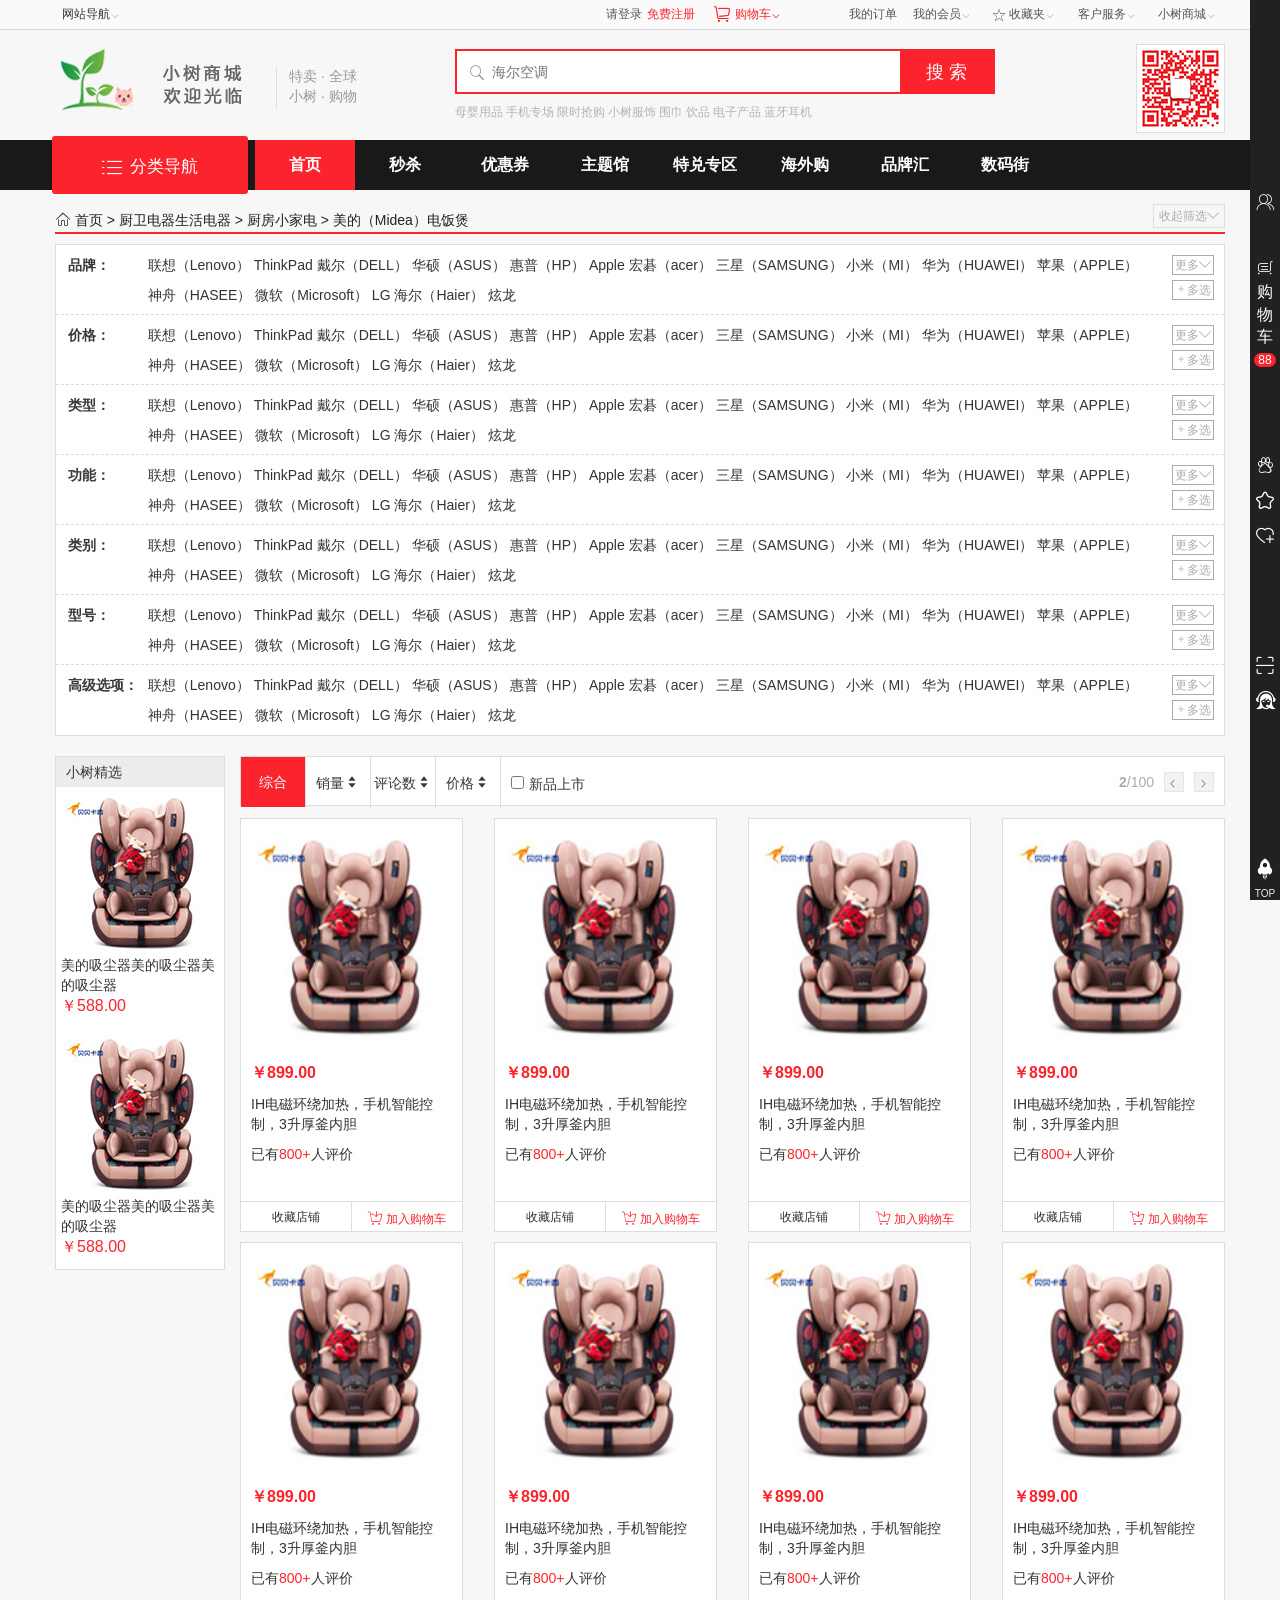
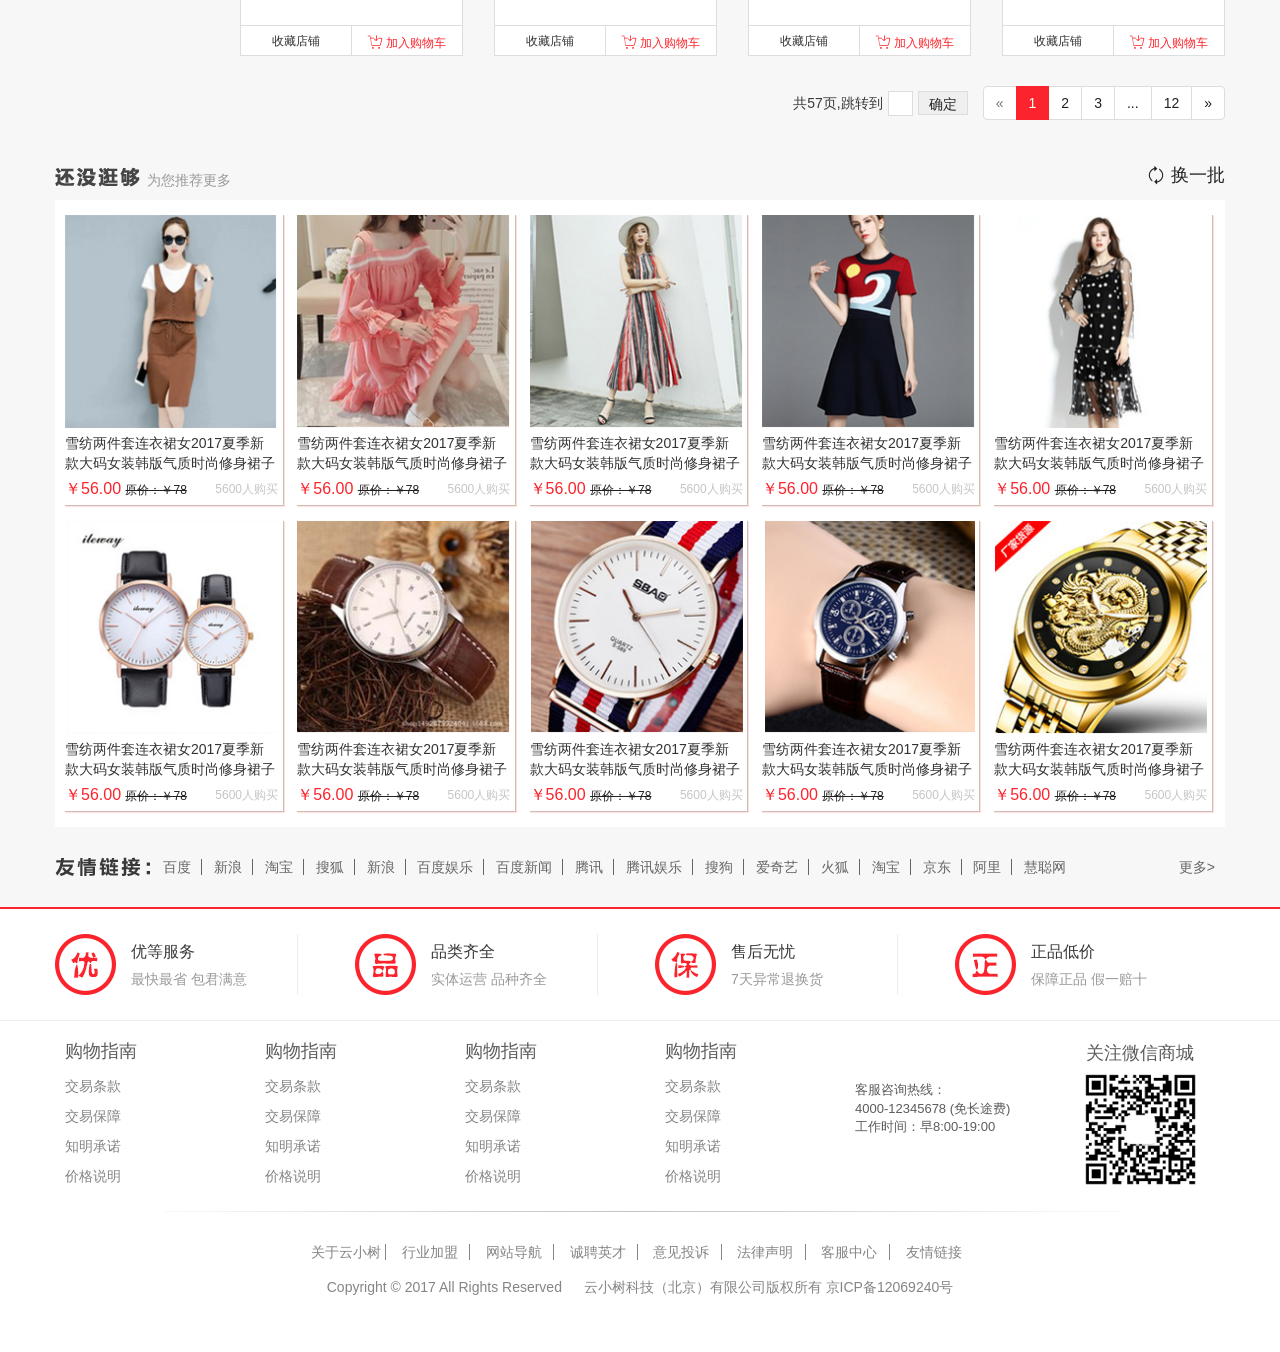
<file: Test/list.html>
<!DOCTYPE html>
<html>

	<head>
		<meta charset="utf-8" />
		<meta http-equiv="X-UA-Compatible" content="IE=edge" />
		<meta http-equiv="Content-Type" content="text/html; charset=utf-8" />
		<meta name="keywords" content="购物网站" />
		<meta name="description" content="购物网站" />
		<title>列表页</title>
		<link type="text/css" href="assets/global/bootstrap/css/bootstrap.min.css" rel="stylesheet" />
		<link type="text/css" href="css/iconfont/iconfont.css" rel="stylesheet" />
		<link type="text/css" href="css/public.css" rel="stylesheet" />
		<link type="text/css" href="css/common.css" rel="stylesheet" />
		<link type="text/css" href="css/list.css" rel="stylesheet" />
		<script type="text/javascript" src="js/jquery-1.11.3.min.js"></script>
		<script type="text/javascript" src="assets/global/bootstrap/js/bootstrap.min.js"></script>
		<script type="text/javascript" src="js/common.js"></script>
	</head>

	<body>
		<!--头部-->
		<div class="qm-top">
			<div class="container">
				<div class="row">
					<div class="col-xs-1 topnav-divider">
						<a href="javascript:;" class="top-navwidth"><span>网站导航</span><i class="iconfont icon-xiala1"></i></a>
						<div class="topnav-divcon qm-daohang">
							<dl class="topnav-dlitem">
								<dt><a href="javascript:;" target="_blank">特色购物</a></dt>
								<dd>
									<a href="javascript:;" target="_blank" class="hot">男西裤</a>
									<a href="javascript:;" target="_blank">男西裤</a>
									<a href="javascript:;" target="_blank">男西裤</a>
									<a href="javascript:;" target="_blank">男西裤</a>
									<a href="javascript:;" target="_blank">男西裤</a>
									<a href="javascript:;" target="_blank">男西裤</a>
									<a href="javascript:;" target="_blank">男西裤</a>
									<a href="javascript:;" target="_blank">男西裤</a>
									<a href="javascript:;" target="_blank">男西裤</a>
									<a href="javascript:;" target="_blank">男西裤</a>
									<a href="javascript:;" target="_blank">男西裤</a>
									<a href="javascript:;" target="_blank">男西裤</a>
									<a href="javascript:;" target="_blank">男西裤</a>
								</dd>
							</dl>
							<dl class="topnav-dlitem">
								<dt><a href="javascript:;" target="_blank">主题频道</a></dt>
								<dd>
									<a href="javascript:;" target="_blank">男西裤</a>
									<a href="javascript:;" target="_blank">男西裤</a>
									<a href="javascript:;" target="_blank">男西裤</a>
									<a href="javascript:;" target="_blank">男西裤</a>
									<a href="javascript:;" target="_blank">男西裤</a>
									<a href="javascript:;" target="_blank">男西裤</a>
									<a href="javascript:;" target="_blank">男西裤</a>
									<a href="javascript:;" target="_blank">男西裤</a>
									<a href="javascript:;" target="_blank">男西裤</a>
									<a href="javascript:;" target="_blank">男西裤</a>
									<a href="javascript:;" target="_blank">男西裤</a>
									<a href="javascript:;" target="_blank">男西裤</a>
									<a href="javascript:;" target="_blank">男西裤</a>
								</dd>
							</dl>
							<dl class="topnav-dlitem">
								<dt><a href="javascript:;" target="_blank">会员服务</a></dt>
								<dd>
									<a href="javascript:;" target="_blank">男西裤</a>
									<a href="javascript:;" target="_blank">男西裤</a>
									<a href="javascript:;" target="_blank">男西裤</a>
									<a href="javascript:;" target="_blank">男西裤</a>
									<a href="javascript:;" target="_blank">男西裤</a>
									<a href="javascript:;" target="_blank">男西裤</a>
									<a href="javascript:;" target="_blank">男西裤</a>
									<a href="javascript:;" target="_blank">男西裤</a>
									<a href="javascript:;" target="_blank">男西裤</a>
									<a href="javascript:;" target="_blank">男西裤</a>
									<a href="javascript:;" target="_blank">男西裤</a>
									<a href="javascript:;" target="_blank">男西裤</a>
									<a href="javascript:;" target="_blank">男西裤</a>
								</dd>
							</dl>
							<dl class="topnav-dlitem">
								<dt><a href="javascript:;" target="_blank">生活助手</a></dt>
								<dd>
									<a href="javascript:;" target="_blank">男西裤</a>
									<a href="javascript:;" target="_blank">男西裤</a>
									<a href="javascript:;" target="_blank">男西裤</a>
									<a href="javascript:;" target="_blank">男西裤</a>
									<a href="javascript:;" target="_blank">男西裤</a>
									<a href="javascript:;" target="_blank">男西裤</a>
									<a href="javascript:;" target="_blank">男西裤</a>
									<a href="javascript:;" target="_blank">男西裤</a>
									<a href="javascript:;" target="_blank">男西裤</a>
									<a href="javascript:;" target="_blank">男西裤</a>
									<a href="javascript:;" target="_blank">男西裤</a>
									<a href="javascript:;" target="_blank">男西裤</a>
									<a href="javascript:;" target="_blank">男西裤</a>
								</dd>
							</dl>
							<dl class="topnav-dlitem no-rightborder">
								<dt><a href="javascript:;" target="_blank">更多热点</a></dt>
								<dd>
									<a href="javascript:;" target="_blank">男西裤</a>
									<a href="javascript:;" target="_blank">男西裤</a>
									<a href="javascript:;" target="_blank">男西裤</a>
									<a href="javascript:;" target="_blank">男西裤</a>
									<a href="javascript:;" target="_blank">男西裤</a>
									<a href="javascript:;" target="_blank">男西裤</a>
									<a href="javascript:;" target="_blank">男西裤</a>
									<a href="javascript:;" target="_blank">男西裤</a>
									<a href="javascript:;" target="_blank">男西裤</a>
									<a href="javascript:;" target="_blank">男西裤</a>
									<a href="javascript:;" target="_blank">男西裤</a>
									<a href="javascript:;" target="_blank">男西裤</a>
									<a href="javascript:;" target="_blank">男西裤</a>
								</dd>
							</dl>
						</div>
					</div>
					<div class="col-xs-11 text-fr">
						<ul>
							<li>
								<a href="javascript:;"><span>小树商城</span><i class="iconfont icon-xiala1"></i></a>
								<div class="topnav-divcon qmtop-shangchengdiv">
									<dl class="shangcheng-dlitem">
										<dt><img src="images/qr-code-f.jpg"/></dt>
										<dd>
											<a href="javascript:;">微信商城关注</a>
										</dd>
									</dl>
									<dl class="shangcheng-dlitem">
										<dt><img src="images/qr-code-f.jpg"/></dt>
										<dd>
											<a href="javascript:;">手机商城下载</a>
										</dd>
									</dl>
								</div>
							</li>
							<li>
								<a href="javascript:;"><span>客户服务</span><i class="iconfont icon-xiala1"></i></a>
								<div class="topnav-divcon qmtop-servicediv">
									<a href="javascript:;" target="_blank">帮助中心</a>
									<a href="javascript:;" target="_blank">售后服务</a>
									<a href="javascript:;" target="_blank">查找门店</a>
									<a href="javascript:;" target="_blank">建议反馈</a>
									<a href="javascript:;" target="_blank">电话客服</a>
									<a href="javascript:;" target="_blank">在线咨询</a>
								</div>
							</li>
							<li>
								<a href="javascript:;" class="a-width84"><i class="iconfont icon-shoucang-copy"></i><span>收藏夹</span><i class="iconfont icon-xiala1"></i></a>
								<div class="topnav-divcon qmtop-stardiv">
									<a href="javascript:;" target="_blank">收藏的商品</a>
									<a href="javascript:;" target="_blank">收藏的店铺</a>
								</div>
							</li>
							<li>
								<a href="javascript:;"><span>我的会员</span><i class="iconfont icon-xiala1"></i></a>
								<div class="topnav-divcon qmtop-servicediv">
									<a href="javascript:;" target="_blank">待处理订单 <b class="red">1</b></a>
									<a href="javascript:;" target="_blank">信息 <b class="red">1</b></a>
									<a href="javascript:;" target="_blank">我的关注</a>
									<a href="javascript:;" target="_blank">返修退换货</a>
								</div>
							</li>
							<li>
								<a href="javascript:;">我的订单</a>
							</li>
							<li class="shopping-gored">
								<a href="javascript:;" class="a-width100"><i class="iconfont icon-iconfontgouwuche"></i><span>购物车</span><i class="iconfont icon-xiala1"></i></a>
								<!--空购物车-->
								<div class="topnav-divcon qmtop-shoppingcar">
									<i class="icon-emptycar"></i>
									<p class="car-p">购物车空了！ 快逛逛吧</p>
									<p>如果已经添加宝贝，请快速登陆吧</p>
									<a href="javascript:;" class="carlogin-btn">登录</a>
								</div>
								<!--购物车列表-->
								<!--空购物车详情
								<div class="topnav-divcon qmtop-shoppingcar">
									<h2>最近添加商品</h2>
									<dl>
										<dt><a href="javascript:;"><img src="images/images/5_03.png"/></a></dt>
										<dd>
											<a href="javascript:;">晶宏冰箱316变频无霜三门光触媒冰箱</a>
										</dd>
										<a href="javascript:;" class="car-del">删除</a>
										<span class="car-num">￥288.2 X1</span>
									</dl>
									<dl>
										<dt><a href="javascript:;"><img src="images/images/5_03.png"/></a></dt>
										<dd>
											<a href="javascript:;">晶宏冰箱316变频无霜三门光触媒冰箱</a>
										</dd>
										<a href="javascript:;" class="car-del">删除</a>
										<span class="car-num">￥288.2 X1</span>
									</dl>
									<dl>
										<dt><a href="javascript:;"><img src="images/images/5_03.png"/></a></dt>
										<dd>
											<a href="javascript:;">晶宏冰箱316变频无霜三门光触媒冰箱</a>
										</dd>
										<a href="javascript:;" class="car-del">删除</a>
										<span class="car-num">￥288.2 X1</span>
									</dl>
									<div class="go-settlement">
										<span>共18件商品 </span>
										<span>合计：3666</span>
										<a href="javascript:;" class="go-setbtn">去结算</a>
									</div>
								</div>
								-->
							</li>
							<li>
								<a href="javascript:;" class="a-widthauto">请登录</a>
								<a href="javascript:;" class="red ml-5 a-widthauto">免费注册</a>
							</li>

						</ul>
					</div>
				</div>
			</div>
		</div>
		<!--logo-->
		<div class="qm-logocon">
			<div class="container">
				<div class="row">
					<div class="col-md-4 col-xs-6">
						<a href="javascript:;" class="logo">
							<img src="images/logo.png" />
						</a>
						<a class="logon-text">
							<span>特卖 · 全球</span>
							<span>小树 · 购物</span>
						</a>
					</div>
					<div class="col-md-6 col-xs-6">
						<div class="search-div">
							<i class="iconfont icon-sou"></i>
							<input type="text" placeholder="海尔空调" class="search-text" />
							<input type="button" class="search-btn" value="搜 索" />
							<div class="search-divcon">
								<ul>
									<li>
										<a href="javascript:;">冰箱</a>
									</li>
									<li>
										<a href="javascript:;">冰箱</a>
									</li>
									<li>
										<a href="javascript:;">冰箱</a>
									</li>
									<li>
										<a href="javascript:;">冰箱</a>
									</li>
									<li>
										<a href="javascript:;">冰箱</a>
									</li>
								</ul>
							</div>
						</div>
						<div class="search-keyword">
							<span>母婴用品</span>
							<span>手机专场</span>
							<span>限时抢购</span>
							<span>小树服饰</span>
							<span>围巾</span>
							<span>饮品</span>
							<span>电子产品</span>
							<span>蓝牙耳机</span>
						</div>
					</div>
					<div class="col-md-2 col-xs-6">
						<div class="qrcode-div fr">
							<img src="images/qr-code.png" />
						</div>
					</div>
				</div>
			</div>
		</div>
		<div class="qm-logocon" id="qm-headersearch">
			<div class="container">
				<div class="row">
					<div class="col-md-4 col-xs-6">
						<a href="javascript:;" class="logo">
							<img src="images/logo.png" />
						</a>
					</div>
					<div class="col-md-6 col-xs-6">
						<div class="search-div">
							<i class="iconfont icon-sou"></i>
							<input type="text" placeholder="海尔空调" class="search-text" />
							<input type="button" class="search-btn" value="搜 索" />
						</div>
					</div>
					<div class="col-md-2 col-xs-6">
						<a href="javascript:;" class="a-widthauto" style="line-height: 50px;">请登录</a>
						<a href="javascript:;" class="red ml-5 a-widthauto" style="line-height: 50px;">免费注册</a>
					</div>
				</div>
			</div>
		</div>
		<!--nav、banner-->
		<div class="qm-bannercon">
			<!--nav-->
			<div class="nav">
				<div class="container">
					<div class="row">
						<div class="col-md-12 col-xs-12">
							<ul class="main-ul">
								<li>
									<a href="javascript:;" class="main-nav"><i class="iconfont icon-quanbufenlei"></i>分类导航</a>
									<div class="main-tree" style="display: none;">
										<ul>
											<li>
												<a href="javasript:;">
													<span>女装 内衣 </span>
												</a>
												<div class="main-treediv">
													<div class="treediv-left">
														<div class="treediv-channel">
															<ul>
																<li>
																	<a href="javascript:;" target="_blank">男装</a>
																</li>
																<li>
																	<a href="javascript:;" target="_blank">女装</a>
																</li>
																<li>
																	<a href="javascript:;" target="_blank">童装</a>
																</li>
																<li>
																	<a href="javascript:;" target="_blank">内衣</a>
																</li>
																<li>
																	<a href="javascript:;" target="_blank">内裤</a>
																</li>
																<li>
																	<a href="javascript:;" target="_blank">高跟鞋</a>
																</li>
															</ul>
														</div>
														<div class="treediv-nav2 mt-10">
															<dl>
																<dt><a href="javascript:;" target="_blank">女装</a></dt>
																<dd>
																	<a href="javascript:;" target="_blank">女裙</a>
																	<a href="javascript:;" target="_blank">衬衣</a>
																	<a href="javascript:;" target="_blank">丝袜</a>
																	<a href="javascript:;" target="_blank">牛仔裤</a>
																	<a href="javascript:;" target="_blank">背带裤</a>
																	<a href="javascript:;" target="_blank">短裤</a>
																	<a href="javascript:;" target="_blank">亚麻上衣</a>
																	<a href="javascript:;" target="_blank">波西米亚长裙</a>
																	<a href="javascript:;" target="_blank">帽子</a>
																	<a href="javascript:;" target="_blank">背包</a>
																	<a href="javascript:;" target="_blank">T恤</a>
																</dd>
															</dl>
															<dl>
																<dt><a href="javascript:;" target="_blank">男装</a></dt>
																<dd>
																	<a href="javascript:;" target="_blank">衬衫</a>
																	<a href="javascript:;" target="_blank">T恤</a>
																	<a href="javascript:;" target="_blank">西裤</a>
																	<a href="javascript:;" target="_blank">牛仔裤</a>
																	<a href="javascript:;" target="_blank">领带</a>
																	<a href="javascript:;" target="_blank">皮鞋</a>
																	<a href="javascript:;" target="_blank">运动鞋</a>
																	<a href="javascript:;" target="_blank">帆布鞋</a>
																	<a href="javascript:;" target="_blank">手套</a>
																</dd>
															</dl>
															<dl>
																<dt><a href="javascript:;" target="_blank">男装</a></dt>
																<dd>
																	<a href="javascript:;" target="_blank">衬衫</a>
																	<a href="javascript:;" target="_blank">T恤</a>
																	<a href="javascript:;" target="_blank">西裤</a>
																	<a href="javascript:;" target="_blank">牛仔裤</a>
																	<a href="javascript:;" target="_blank">领带</a>
																	<a href="javascript:;" target="_blank">皮鞋</a>
																	<a href="javascript:;" target="_blank">运动鞋</a>
																	<a href="javascript:;" target="_blank">帆布鞋</a>
																	<a href="javascript:;" target="_blank">手套</a>
																</dd>
															</dl>
															<dl>
																<dt><a href="javascript:;" target="_blank">男装</a></dt>
																<dd>
																	<a href="javascript:;" target="_blank">衬衫</a>
																	<a href="javascript:;" target="_blank">T恤</a>
																	<a href="javascript:;" target="_blank">西裤</a>
																	<a href="javascript:;" target="_blank">牛仔裤</a>
																	<a href="javascript:;" target="_blank">领带</a>
																	<a href="javascript:;" target="_blank">皮鞋</a>
																	<a href="javascript:;" target="_blank">运动鞋</a>
																	<a href="javascript:;" target="_blank">帆布鞋</a>
																	<a href="javascript:;" target="_blank">手套</a>
																</dd>
															</dl>
															<dl>
																<dt><a href="javascript:;" target="_blank">男装</a></dt>
																<dd>
																	<a href="javascript:;" target="_blank">衬衫</a>
																	<a href="javascript:;" target="_blank">T恤</a>
																	<a href="javascript:;" target="_blank">西裤</a>
																	<a href="javascript:;" target="_blank">牛仔裤</a>
																	<a href="javascript:;" target="_blank">领带</a>
																	<a href="javascript:;" target="_blank">皮鞋</a>
																	<a href="javascript:;" target="_blank">运动鞋</a>
																	<a href="javascript:;" target="_blank">帆布鞋</a>
																	<a href="javascript:;" target="_blank">手套</a>
																</dd>
															</dl>
															<dl class="no-bottomborder">
																<dt><a href="javascript:;" target="_blank">男装</a></dt>
																<dd>
																	<a href="javascript:;" target="_blank">衬衫</a>
																	<a href="javascript:;" target="_blank">T恤</a>
																	<a href="javascript:;" target="_blank">西裤</a>
																	<a href="javascript:;" target="_blank">牛仔裤</a>
																	<a href="javascript:;" target="_blank">领带</a>
																	<a href="javascript:;" target="_blank">皮鞋</a>
																	<a href="javascript:;" target="_blank">运动鞋</a>
																	<a href="javascript:;" target="_blank">帆布鞋</a>
																	<a href="javascript:;" target="_blank">手套</a>
																</dd>
															</dl>
														</div>
													</div>
													<div class="treediv-right">
														<div class="treediv-rightimglist">
															<a href="javascript:;" class="imgsmall">
																<img src="images/navpinpai-1.jpg" />
															</a>
															<a href="javascript:;" class="imgsmall">
																<img src="images/navpinpai-2.jpg" />
															</a>
															<a href="javascript:;" class="imgsmall">
																<img src="images/navpinpai-3.jpg" />
															</a>
															<a href="javascript:;" class="imgsmall">
																<img src="images/navpinpai-4.jpg" />
															</a>
															<a href="javascript:;" class="imgsmall">
																<img src="images/navpinpai-5.jpg" />
															</a>
															<a href="javascript:;" class="imgsmall">
																<img src="images/navpinpai-6.jpg" />
															</a>
															<a href="javascript:;" class="imgsmall">
																<img src="images/navpinpai-5.jpg" />
															</a>
															<a href="javascript:;" class="imgsmall">
																<img src="images/navpinpai-6.jpg" />
															</a>
															<a href="javascript:;" class="imgbig mt-90">
																<img src="images/navpinpai-7.jpg" />
															</a>
															<a href="javascript:;" class="imgbig mt-10">
																<img src="images/navpinpai-8.jpg" />
															</a>
														</div>
													</div>
												</div>
											</li>
											<li>
												<a href="javascript:;">
													男装 户外运用
												</a>
												<div class="main-treediv">
													2
												</div>
											</li>
											<li>
												<a href="javscript:;">
													女鞋 男鞋 箱包
												</a>
												<div class="main-treediv">
													3
												</div>
											</li>
											<li>
												<a href="javascript:;">
													化妆品 个人护理
												</a>
												<div class="main-treediv">
													4
												</div>
											</li>
											<li>
												<a href="javascript:;">
													腕表 珠宝 眼镜
												</a>
												<div class="main-treediv">
													5
												</div>
											</li>
											<li>
												<a href="javascript:;">
													手机 数码 电脑办公
												</a>
												<div class="main-treediv">
													6
												</div>
											</li>
											<li>
												<a href="javascript:;">
													母婴玩具
												</a>
												<div class="main-treediv">
													7
												</div>
											</li>
											<li>
												<a href="javascript:;">
													零食 进口食品 茶酒
												</a>
												<div class="main-treediv">
													8
												</div>
											</li>
											<li>
												<a href="javascript:;">
													生鲜水果
												</a>
												<div class="main-treediv">
													9
												</div>
											</li>
											<li>
												<a href="javascript:;">
													大家电 生活家电
												</a>
												<div class="main-treediv">
													10
												</div>
											</li>
											<li>
												<a href="javascript:;">
													家具建材
												</a>
												<div class="main-treediv">
													11
												</div>
											</li>
											<li>
												<a href="javascript:;">
													汽车配件 用品
												</a>
												<div class="main-treediv">
													12
												</div>
											</li>
											<li>
												<a href="javascript:;">
													家纺 家饰 鲜花
												</a>
												<div class="main-treediv">
													13
												</div>
											</li>
											<li>
												<a href="javascript:;">
													滋补保健
												</a>
												<div class="main-treediv">
													14
												</div>
											</li>
											<li>
												<a href="javascript:;">
													厨具 收纳 宠物
												</a>
												<div class="main-treediv">
													15
												</div>
											</li>
											<li>
												<a href="javascript:;">图书音像</a>
												<div class="main-treediv">
													16
												</div>
											</li>
										</ul>
									</div>
								</li>
							</ul>
							<ul class="nav-ul">
								<li class="active">
									<a href="javascript:;">首页</a>
								</li>
								<li>
									<a href="javascript:;">秒杀</a>
								</li>
								<li>
									<a href="javascript:;">优惠券</a>
								</li>
								<li>
									<a href="javascript:;">主题馆</a>
								</li>
								<li>
									<a href="javascript:;">特兑专区</a>
								</li>
								<li>
									<a href="javascript:;">海外购</a>
								</li>
								<li>
									<a href="javascript:;">品牌汇</a>
								</li>
								<li>
									<a href="javascript:;">数码街</a>
								</li>
							</ul>
						</div>
					</div>
				</div>
			</div>
		</div>
		<!--
            	列表页star
            -->
		<div class="main-content">
			<div class="container">
				<div class="row">
					<div class="col-md-12 main-container">
						<div class="list-home mt-10">
							<i class="iconfont icon-shouye-copy"></i>
							<span>首页 > 厨卫电器生活电器 > 厨房小家电 > 美的（Midea）电饭煲</span>
							<a href="javascript:;" class="btn-select">收起筛选<i class="iconfont icon-xiala"></i></a>
						</div>
						<div class="list-classcon mt-10">
							<div class="listitem-dl">
								<dl>
									<dt>品牌：</dt>
									<dd>
										<a href="javascript:;">联想（Lenovo）</a>
										<a href="javascript:;">ThinkPad 戴尔（DELL）</a>
										<a href="javascript:;">华硕（ASUS）</a>
										<a href="javascript:;">惠普（HP）</a>
										<a href="javascript:;">Apple 宏碁（acer）</a>
										<a href="javascript:;">三星（SAMSUNG）</a>
										<a href="javascript:;">小米（MI）</a>
										<a href="javascript:;">华为（HUAWEI）</a>
										<a href="javascript:;">苹果（APPLE） </a>
										<a href="javascript:;">神舟（HASEE）</a>
										<a href="javascript:;">微软（Microsoft）</a>
										<a href="javascript:;">LG 海尔（Haier）</a>
										<a href="javascript:;">炫龙</a>
									</dd>
								</dl>
								<a href="javascript:;" class="listdl-more">更多<i class="iconfont icon-xiala"></i></a>
								<a href="javascript:;" class="listdl-select"><i class="iconfont icon-jiahao"></i>多选</a>
							</div>
							<div class="listitem-dl">
								<dl>
									<dt>价格：</dt>
									<dd>
										<a href="javascript:;">联想（Lenovo）</a>
										<a href="javascript:;">ThinkPad 戴尔（DELL）</a>
										<a href="javascript:;">华硕（ASUS）</a>
										<a href="javascript:;">惠普（HP）</a>
										<a href="javascript:;">Apple 宏碁（acer）</a>
										<a href="javascript:;">三星（SAMSUNG）</a>
										<a href="javascript:;">小米（MI）</a>
										<a href="javascript:;">华为（HUAWEI）</a>
										<a href="javascript:;">苹果（APPLE） </a>
										<a href="javascript:;">神舟（HASEE）</a>
										<a href="javascript:;">微软（Microsoft）</a>
										<a href="javascript:;">LG 海尔（Haier）</a>
										<a href="javascript:;">炫龙</a>
									</dd>
								</dl>
								<a href="javascript:;" class="listdl-more">更多<i class="iconfont icon-xiala"></i></a>
								<a href="javascript:;" class="listdl-select"><i class="iconfont icon-jiahao"></i>多选</a>
							</div>
							<div class="listitem-dl">
								<dl>
									<dt>类型：</dt>
									<dd>
										<a href="javascript:;">联想（Lenovo）</a>
										<a href="javascript:;">ThinkPad 戴尔（DELL）</a>
										<a href="javascript:;">华硕（ASUS）</a>
										<a href="javascript:;">惠普（HP）</a>
										<a href="javascript:;">Apple 宏碁（acer）</a>
										<a href="javascript:;">三星（SAMSUNG）</a>
										<a href="javascript:;">小米（MI）</a>
										<a href="javascript:;">华为（HUAWEI）</a>
										<a href="javascript:;">苹果（APPLE） </a>
										<a href="javascript:;">神舟（HASEE）</a>
										<a href="javascript:;">微软（Microsoft）</a>
										<a href="javascript:;">LG 海尔（Haier）</a>
										<a href="javascript:;">炫龙</a>
									</dd>
								</dl>
								<a href="javascript:;" class="listdl-more">更多<i class="iconfont icon-xiala"></i></a>
								<a href="javascript:;" class="listdl-select"><i class="iconfont icon-jiahao"></i>多选</a>
							</div>
							<div class="listitem-dl">
								<dl>
									<dt>功能：</dt>
									<dd>
										<a href="javascript:;">联想（Lenovo）</a>
										<a href="javascript:;">ThinkPad 戴尔（DELL）</a>
										<a href="javascript:;">华硕（ASUS）</a>
										<a href="javascript:;">惠普（HP）</a>
										<a href="javascript:;">Apple 宏碁（acer）</a>
										<a href="javascript:;">三星（SAMSUNG）</a>
										<a href="javascript:;">小米（MI）</a>
										<a href="javascript:;">华为（HUAWEI）</a>
										<a href="javascript:;">苹果（APPLE） </a>
										<a href="javascript:;">神舟（HASEE）</a>
										<a href="javascript:;">微软（Microsoft）</a>
										<a href="javascript:;">LG 海尔（Haier）</a>
										<a href="javascript:;">炫龙</a>
									</dd>
								</dl>
								<a href="javascript:;" class="listdl-more">更多<i class="iconfont icon-xiala"></i></a>
								<a href="javascript:;" class="listdl-select"><i class="iconfont icon-jiahao"></i>多选</a>
							</div>
							<div class="listitem-dl">
								<dl>
									<dt>类别：</dt>
									<dd>
										<a href="javascript:;">联想（Lenovo）</a>
										<a href="javascript:;">ThinkPad 戴尔（DELL）</a>
										<a href="javascript:;">华硕（ASUS）</a>
										<a href="javascript:;">惠普（HP）</a>
										<a href="javascript:;">Apple 宏碁（acer）</a>
										<a href="javascript:;">三星（SAMSUNG）</a>
										<a href="javascript:;">小米（MI）</a>
										<a href="javascript:;">华为（HUAWEI）</a>
										<a href="javascript:;">苹果（APPLE） </a>
										<a href="javascript:;">神舟（HASEE）</a>
										<a href="javascript:;">微软（Microsoft）</a>
										<a href="javascript:;">LG 海尔（Haier）</a>
										<a href="javascript:;">炫龙</a>
									</dd>
								</dl>
								<a href="javascript:;" class="listdl-more">更多<i class="iconfont icon-xiala"></i></a>
								<a href="javascript:;" class="listdl-select"><i class="iconfont icon-jiahao"></i>多选</a>
							</div>
							<div class="listitem-dl">
								<dl>
									<dt>型号：</dt>
									<dd>
										<a href="javascript:;">联想（Lenovo）</a>
										<a href="javascript:;">ThinkPad 戴尔（DELL）</a>
										<a href="javascript:;">华硕（ASUS）</a>
										<a href="javascript:;">惠普（HP）</a>
										<a href="javascript:;">Apple 宏碁（acer）</a>
										<a href="javascript:;">三星（SAMSUNG）</a>
										<a href="javascript:;">小米（MI）</a>
										<a href="javascript:;">华为（HUAWEI）</a>
										<a href="javascript:;">苹果（APPLE） </a>
										<a href="javascript:;">神舟（HASEE）</a>
										<a href="javascript:;">微软（Microsoft）</a>
										<a href="javascript:;">LG 海尔（Haier）</a>
										<a href="javascript:;">炫龙</a>
									</dd>
								</dl>
								<a href="javascript:;" class="listdl-more">更多<i class="iconfont icon-xiala"></i></a>
								<a href="javascript:;" class="listdl-select"><i class="iconfont icon-jiahao"></i>多选</a>
							</div>
							<div class="listitem-dl no-bottomborder">
								<dl>
									<dt>高级选项：</dt>
									<dd>
										<a href="javascript:;">联想（Lenovo）</a>
										<a href="javascript:;">ThinkPad 戴尔（DELL）</a>
										<a href="javascript:;">华硕（ASUS）</a>
										<a href="javascript:;">惠普（HP）</a>
										<a href="javascript:;">Apple 宏碁（acer）</a>
										<a href="javascript:;">三星（SAMSUNG）</a>
										<a href="javascript:;">小米（MI）</a>
										<a href="javascript:;">华为（HUAWEI）</a>
										<a href="javascript:;">苹果（APPLE） </a>
										<a href="javascript:;">神舟（HASEE）</a>
										<a href="javascript:;">微软（Microsoft）</a>
										<a href="javascript:;">LG 海尔（Haier）</a>
										<a href="javascript:;">炫龙</a>
									</dd>
								</dl>
								<a href="javascript:;" class="listdl-more">更多<i class="iconfont icon-xiala"></i></a>
								<a href="javascript:;" class="listdl-select"><i class="iconfont icon-jiahao"></i>多选</a>
							</div>
						</div>
					</div>
				</div>
			</div>
		</div>
		<!--
            	列表页内容star
            -->
		<div class="main-listcontent mt-20">
			<div class="container">
				<div class="row">
					<div class="col-md-2 col-xs-6">
						<div class="qmlist-left">
							<div class="qmlist-tit">小树精选</div>
							<ul>
								<li>
									<a href="javascript:;"><img src="images/images/5_03.png" /></a>
									<a href="javascript:;">美的吸尘器美的吸尘器美的吸尘器</a>
									<span>￥588.00</span>
								</li>
								<li>
									<a href="javascript:;"><img src="images/images/5_03.png" /></a>
									<a href="javascript:;">美的吸尘器美的吸尘器美的吸尘器</a>
									<span>￥588.00</span>
								</li>
							</ul>
						</div>
					</div>
					<div class="col-md-10 col-xs-12" style="padding-left: 0px;">
						<div class="qmlist-right">
							<div class="qmlist-top">
								<ul>
									<li class="cur">综合</li>
									<li>销量<i class="iconfont icon-paixushangxia"></i></li>
									<li>评论数<i class="iconfont icon-paixushangxia"></i></li>
									<li>价格<i class="iconfont icon-paixushangxia"></i></li>
								</ul>
								<label class="qmlist-label"><input type="checkbox"/>新品上市</label>
								<div class="qmlist-topright">
									<span><b>2</b>/100</span>
									<a href="javascript:;" class="flip-a"><i class="icon-shangyiye1 iconfont"></i></a>
									<a href="javascript:;" class="flip-a"><i class="icon-xiayiye iconfont"></i></a>
								</div>
							</div>
							<div class="qmlist-content">
								<ul>
									<li>
										<a href="javascript:;">
											<img src="images/images/5_03.png" />
										</a>
										<span>￥899.00</span>
										<a href="javascript:;">
											IH电磁环绕加热，手机智能控制，3升厚釜内胆
										</a>
										<label>
	            								已有<span>800+</span>人评价
	            							</label>
										<a href="javascript:;" class="shoucang-btna">收藏店铺</a>
										<a href="javascript:;" class="shoppingcar-btna"><i class="iconfont icon-jiarugouwuche"></i>加入购物车</a>
									</li>
									<li>
										<a href="javascript:;">
											<img src="images/images/5_03.png" />
										</a>
										<span>￥899.00</span>
										<a href="javascript:;">
											IH电磁环绕加热，手机智能控制，3升厚釜内胆
										</a>
										<label>
	            								已有<span>800+</span>人评价
	            							</label>
										<a href="javascript:;" class="shoucang-btna">收藏店铺</a>
										<a href="javascript:;" class="shoppingcar-btna"><i class="iconfont icon-jiarugouwuche"></i>加入购物车</a>
									</li>
									<li>
										<a href="javascript:;">
											<img src="images/images/5_03.png" />
										</a>
										<span>￥899.00</span>
										<a href="javascript:;">
											IH电磁环绕加热，手机智能控制，3升厚釜内胆
										</a>
										<label>
	            								已有<span>800+</span>人评价
	            							</label>
										<a href="javascript:;" class="shoucang-btna">收藏店铺</a>
										<a href="javascript:;" class="shoppingcar-btna"><i class="iconfont icon-jiarugouwuche"></i>加入购物车</a>
									</li>
									<li>
										<a href="javascript:;">
											<img src="images/images/5_03.png" />
										</a>
										<span>￥899.00</span>
										<a href="javascript:;">
											IH电磁环绕加热，手机智能控制，3升厚釜内胆
										</a>
										<label>
	            								已有<span>800+</span>人评价
	            							</label>
										<a href="javascript:;" class="shoucang-btna">收藏店铺</a>
										<a href="javascript:;" class="shoppingcar-btna"><i class="iconfont icon-jiarugouwuche"></i>加入购物车</a>
									</li>
									<li>
										<a href="javascript:;">
											<img src="images/images/5_03.png" />
										</a>
										<span>￥899.00</span>
										<a href="javascript:;">
											IH电磁环绕加热，手机智能控制，3升厚釜内胆
										</a>
										<label>
	            								已有<span>800+</span>人评价
	            							</label>
										<a href="javascript:;" class="shoucang-btna">收藏店铺</a>
										<a href="javascript:;" class="shoppingcar-btna"><i class="iconfont icon-jiarugouwuche"></i>加入购物车</a>
									</li>
									<li>
										<a href="javascript:;">
											<img src="images/images/5_03.png" />
										</a>
										<span>￥899.00</span>
										<a href="javascript:;">
											IH电磁环绕加热，手机智能控制，3升厚釜内胆
										</a>
										<label>
	            								已有<span>800+</span>人评价
	            							</label>
										<a href="javascript:;" class="shoucang-btna">收藏店铺</a>
										<a href="javascript:;" class="shoppingcar-btna"><i class="iconfont icon-jiarugouwuche"></i>加入购物车</a>
									</li>
									<li>
										<a href="javascript:;">
											<img src="images/images/5_03.png" />
										</a>
										<span>￥899.00</span>
										<a href="javascript:;">
											IH电磁环绕加热，手机智能控制，3升厚釜内胆
										</a>
										<label>
	            								已有<span>800+</span>人评价
	            							</label>
										<a href="javascript:;" class="shoucang-btna">收藏店铺</a>
										<a href="javascript:;" class="shoppingcar-btna"><i class="iconfont icon-jiarugouwuche"></i>加入购物车</a>
									</li>
									<li>
										<a href="javascript:;">
											<img src="images/images/5_03.png" />
										</a>
										<span>￥899.00</span>
										<a href="javascript:;">
											IH电磁环绕加热，手机智能控制，3升厚釜内胆
										</a>
										<label>
	            								已有<span>800+</span>人评价
	            							</label>
										<a href="javascript:;" class="shoucang-btna">收藏店铺</a>
										<a href="javascript:;" class="shoppingcar-btna"><i class="iconfont icon-jiarugouwuche"></i>加入购物车</a>
									</li>
								</ul>
								<nav aria-label="Page navigation" class="page-nav">
									<ul class="pagination">
										<li class="disabled">
											<a href="#" aria-label="Previous">
												<span aria-hidden="true">&laquo;</span>
											</a>
										</li>
										<li class="active">
											<a href="#">1</a>
										</li>
										<li>
											<a href="#">2</a>
										</li>
										<li>
											<a href="#">3</a>
										</li>
										<li>
											<a href="#">...</a>
										</li>
										<li>
											<a href="#">12</a>
										</li>
										<li>
											<a href="#" aria-label="Next">
												<span aria-hidden="true">&raquo;</span>
											</a>
										</li>
									</ul>
									<div class="totalpage">共57页,跳转到<input type="text" /><input type="button" value="确定" /></div>
								</nav>
							</div>
						</div>
					</div>
				</div>
			</div>
		</div>
		<!--
            	还没逛够猜您喜欢
            -->
		<div class="shopping-more mt-20">
			<div class="container">
				<div class="row">
					<div class="col-md-12 col-xs-12">
						<div class="shopping-tit">
							<i class="shopping-icon"></i><span>为您推荐更多</span>
							<a href="javascript:;" class="shopping-gengduo"><i class="iconfont icon-shuaxin"></i>换一批</a>
						</div>
						<div class="shoppinglistcon">
							<ul>
								<li>
									<a href="javascript:;">
										<dl>
											<dt><img src="images/images/6_03.png"</dt>
											<dd>
												<h6>雪纺两件套连衣裙女2017夏季新款大码女装韩版气质时尚修身裙子</h6>
												<div class="shopping-price">
													<span class="red font-16">￥56.00 </span>
													<s class="font-12"> 原价：￥78</s>
													<span class="font-12 color-c5 fr">5600人购买</span>
												</div>
											</dd>
										</dl>
									</a>
								</li>
								<li>
									<a href="javascript:;">
										<dl>
											<dt><img src="images/images/6_05.png"</dt>
											<dd>
												<h6>雪纺两件套连衣裙女2017夏季新款大码女装韩版气质时尚修身裙子</h6>
												<div class="shopping-price">
													<span class="red font-16">￥56.00 </span>
													<s class="font-12"> 原价：￥78</s>
													<span class="font-12 color-c5 fr">5600人购买</span>
												</div>
											</dd>
										</dl>
									</a>
								</li>
								<li>
									<a href="javascript:;">
										<dl>
											<dt><img src="images/images/6_07.png"</dt>
											<dd>
												<h6>雪纺两件套连衣裙女2017夏季新款大码女装韩版气质时尚修身裙子</h6>
												<div class="shopping-price">
													<span class="red font-16">￥56.00 </span>
													<s class="font-12"> 原价：￥78</s>
													<span class="font-12 color-c5 fr">5600人购买</span>
												</div>
											</dd>
										</dl>
									</a>
								</li>
								<li>
									<a href="javascript:;">
										<dl>
											<dt><img src="images/images/6_09.png"</dt>
											<dd>
												<h6>雪纺两件套连衣裙女2017夏季新款大码女装韩版气质时尚修身裙子</h6>
												<div class="shopping-price">
													<span class="red font-16">￥56.00 </span>
													<s class="font-12"> 原价：￥78</s>
													<span class="font-12 color-c5 fr">5600人购买</span>
												</div>
											</dd>
										</dl>
									</a>
								</li>
								<li class="no-rightborder">
									<a href="javascript:;">
										<dl>
											<dt><img src="images/images/6_11.png"</dt>
											<dd>
												<h6>雪纺两件套连衣裙女2017夏季新款大码女装韩版气质时尚修身裙子</h6>
												<div class="shopping-price">
													<span class="red font-16">￥56.00 </span>
													<s class="font-12"> 原价：￥78</s>
													<span class="font-12 color-c5 fr">5600人购买</span>
												</div>
											</dd>
										</dl>
									</a>
								</li>
								<li>
									<a href="javascript:;">
										<dl>
											<dt><img src="images/images/6_18.png"</dt>
											<dd>
												<h6>雪纺两件套连衣裙女2017夏季新款大码女装韩版气质时尚修身裙子</h6>
												<div class="shopping-price">
													<span class="red font-16">￥56.00 </span>
													<s class="font-12"> 原价：￥78</s>
													<span class="font-12 color-c5 fr">5600人购买</span>
												</div>
											</dd>
										</dl>
									</a>
								</li>
								<li>
									<a href="javascript:;">
										<dl>
											<dt><img src="images/images/6_21.png"</dt>
											<dd>
												<h6>雪纺两件套连衣裙女2017夏季新款大码女装韩版气质时尚修身裙子</h6>
												<div class="shopping-price">
													<span class="red font-16">￥56.00 </span>
													<s class="font-12"> 原价：￥78</s>
													<span class="font-12 color-c5 fr">5600人购买</span>
												</div>
											</dd>
										</dl>
									</a>
								</li>
								<li>
									<a href="javascript:;">
										<dl>
											<dt><img src="images/images/6_23.png"</dt>
											<dd>
												<h6>雪纺两件套连衣裙女2017夏季新款大码女装韩版气质时尚修身裙子</h6>
												<div class="shopping-price">
													<span class="red font-16">￥56.00 </span>
													<s class="font-12"> 原价：￥78</s>
													<span class="font-12 color-c5 fr">5600人购买</span>
												</div>
											</dd>
										</dl>
									</a>
								</li>
								<li>
									<a href="javascript:;">
										<dl>
											<dt><img src="images/images/6_25.png"</dt>
											<dd>
												<h6>雪纺两件套连衣裙女2017夏季新款大码女装韩版气质时尚修身裙子</h6>
												<div class="shopping-price">
													<span class="red font-16">￥56.00 </span>
													<s class="font-12"> 原价：￥78</s>
													<span class="font-12 color-c5 fr">5600人购买</span>
												</div>
											</dd>
										</dl>
									</a>
								</li>
								<li class="no-rightborder">
									<a href="javascript:;">
										<dl>
											<dt><img src="images/images/6_27.png"</dt>
											<dd>
												<h6>雪纺两件套连衣裙女2017夏季新款大码女装韩版气质时尚修身裙子</h6>
												<div class="shopping-price">
													<span class="red font-16">￥56.00 </span>
													<s class="font-12"> 原价：￥78</s>
													<span class="font-12 color-c5 fr">5600人购买</span>
												</div>
											</dd>
										</dl>
									</a>
								</li>
							</ul>
						</div>
					</div>
				</div>
			</div>
		</div>
		<!--友情链接-->
		<div class="friendship-link mt-30 mb-30">
			<div class="container">
				<div class="row">
					<div class="col-md-12 col-xs-12">
						<div class="friends-text">
							<span class="friend-icon"></span>

							<div class="friend-div">
								<a href="javascript:;">百度</a>
								<a href="javascript:;">新浪</a>
								<a href="javascript:;">淘宝</a>
								<a href="javascript:;">搜狐</a>
								<a href="javascript:;">新浪</a>
								<a href="javascript:;">百度娱乐</a>
								<a href="javascript:;">百度新闻</a>
								<a href="javascript:;">腾讯</a>
								<a href="javascript:;">腾讯娱乐</a>
								<a href="javascript:;">搜狗</a>
								<a href="javascript:;">爱奇艺</a>
								<a href="javascript:;">火狐</a>
								<a href="javascript:;">淘宝</a>
								<a href="javascript:;">京东</a>
								<a href="javascript:;">阿里</a>
								<a href="javascript:;">慧聪网</a>
							</div>
							<a href="javscript:;" class="link-more">更多></a>
						</div>
					</div>
				</div>
			</div>
		</div>
		<!--底部-->
		<div class="qm-bottom">
			<div class="container">
				<div class="row">
					<div class="col-md-3">
						<div class="qmbottom-img">
							<dl>
								<dt class="quality-you"></dt>
								<dd>
									<h2>优等服务</h2>
									<span>最快最省 包君满意</span>
								</dd>
							</dl>
						</div>
					</div>
					<div class="col-md-3">
						<div class="qmbottom-img">
							<dl>
								<dt class="quality-pin"></dt>
								<dd>
									<h2>品类齐全</h2>
									<span>实体运营 品种齐全</span>
								</dd>
							</dl>
						</div>
					</div>
					<div class="col-md-3">
						<div class="qmbottom-img">
							<dl>
								<dt class="quality-bao"></dt>
								<dd>
									<h2>售后无忧</h2>
									<span>7天异常退换货</span>
								</dd>
							</dl>
						</div>
					</div>
					<div class="col-md-3">
						<div class="qmbottom-img">
							<dl class="no-rightborder">
								<dt class="quality-zheng"></dt>
								<dd>
									<h2>正品低价</h2>
									<span>保障正品  假一赔十</span>
								</dd>
							</dl>
						</div>
					</div>
				</div>
			</div>
		</div>
		<div class="qm-footer">
			<div class="container">
				<div class="row">
					<div class="col-md-2">
						<div class="qm-footertext">
							<h3>购物指南</h3>
							<a href="javascript:;">交易条款</a>
							<a href="javascript:;">交易保障</a>
							<a href="javascript:;">知明承诺</a>
							<a href="javascript:;">价格说明</a>
						</div>
					</div>
					<div class="col-md-2">
						<div class="qm-footertext">
							<h3>购物指南</h3>
							<a href="javascript:;">交易条款</a>
							<a href="javascript:;">交易保障</a>
							<a href="javascript:;">知明承诺</a>
							<a href="javascript:;">价格说明</a>
						</div>
					</div>
					<div class="col-md-2">
						<div class="qm-footertext">
							<h3>购物指南</h3>
							<a href="javascript:;">交易条款</a>
							<a href="javascript:;">交易保障</a>
							<a href="javascript:;">知明承诺</a>
							<a href="javascript:;">价格说明</a>
						</div>
					</div>
					<div class="col-md-2">
						<div class="qm-footertext">
							<h3>购物指南</h3>
							<a href="javascript:;">交易条款</a>
							<a href="javascript:;">交易保障</a>
							<a href="javascript:;">知明承诺</a>
							<a href="javascript:;">价格说明</a>
						</div>
					</div>
					<div class="col-md-2">
						<div class="qm-tel">
							客服咨询热线：<br/> 4000-12345678 (免长途费)<br/> 工作时间：早8:00-19:00
						</div>

					</div>
					<div class="col-md-2">
						<div class="qm-code">
							<h4>关注微信商城</h4>
							<img src="images/qr-code-f.jpg" />
						</div>

					</div>
				</div>
				<div class="row">
					<div class="col-md-12">
						<div class="footer-line"></div>
						<div class="fooer-recordtext">
							<a href="javascript:;">
								关于云小树
							</a>
							<a href="javascript:;">
								行业加盟
							</a>
							<a href="javascript:;">
								网站导航
							</a>
							<a href="javascript:;">
								诚聘英才
							</a>
							<a href="javascript:;">
								意见投诉
							</a>
							<a href="javascript:;">
								法律声明
							</a>
							<a href="javascript:;">
								客服中心
							</a>
							<a href="javascript:;" class="no-rightborder">
								友情链接
							</a>
							<p class="footer-record">Copyright © 2017 All Rights Reserved 　 云小树科技（北京）有限公司版权所有 京ICP备12069240号</p>
						</div>
					</div>
				</div>
			</div>
		</div>
		<!--
            	右侧固定导航
            -->
		<div class="qm-rightnavfixed">
			<a href="javascript:;" class="qm-righta qm-person">
				<i class="iconfont icon-person-copy icon-color-fff font-18"></i>
				<div class="qm-rightdiv">小树会员</div>
			</a>
			<a href="javascript:;" class="qm-righta qm-shoppingcar">
				<i class="iconfont icon-icon icon-color-fff font-18"></i>
				<span class="qm-shopping-text">购物车</span>
				<span class="shopping-num">88</span>
			</a>
			<div class="qm-rightshoppingcar rightborder-s">
				<h5>
					<i class="iconfont icon-iconfontgouwuche"></i>购物车 
					<a href="javascript:;" class="close-btn"><i class="iconfont icon-close"></i></a>
				</h5>
				<!--空购物车-->
				<!--购物车列表详情
				<div class="topnav-divcon qmtop-shoppingcar">
					<i class="icon-emptycar"></i>
					<p class="car-p">购物车空了！ 快逛逛吧</p>
					<p>如果已经添加宝贝，请快速登陆吧</p>
					<a href="javascript:;" class="carlogin-btn">登录</a>
				</div>
				-->
				<!--购物车列表-->
				<div class="topnav-divcon qmtop-shoppingcar">
					<dl>
						<dt><a href="javascript:;"><img src="images/images/5_03.png"/></a></dt>
						<dd>
							<a href="javascript:;">晶宏冰箱316变频无霜三门光触媒冰箱</a>
						</dd>
						<a href="javascript:;" class="car-del">删除</a>
						<span class="car-num">￥288.2 X1</span>
					</dl>
					<dl>
						<dt><a href="javascript:;"><img src="images/images/5_03.png"/></a></dt>
						<dd>
							<a href="javascript:;">晶宏冰箱316变频无霜三门光触媒冰箱</a>
						</dd>
						<a href="javascript:;" class="car-del">删除</a>
						<span class="car-num">￥288.2 X1</span>
					</dl>
					<dl>
						<dt><a href="javascript:;"><img src="images/images/5_03.png"/></a></dt>
						<dd>
							<a href="javascript:;">晶宏冰箱316变频无霜三门光触媒冰箱</a>
						</dd>
						<a href="javascript:;" class="car-del">删除</a>
						<span class="car-num">￥288.2 X1</span>
					</dl>
					<dl>
						<dt><a href="javascript:;"><img src="images/images/5_03.png"/></a></dt>
						<dd>
							<a href="javascript:;">晶宏冰箱316变频无霜三门光触媒冰箱</a>
						</dd>
						<a href="javascript:;" class="car-del">删除</a>
						<span class="car-num">￥288.2 X1</span>
					</dl>
					<dl>
						<dt><a href="javascript:;"><img src="images/images/5_03.png"/></a></dt>
						<dd>
							<a href="javascript:;">晶宏冰箱316变频无霜三门光触媒冰箱</a>
						</dd>
						<a href="javascript:;" class="car-del">删除</a>
						<span class="car-num">￥288.2 X1</span>
					</dl>
					<dl>
						<dt><a href="javascript:;"><img src="images/images/5_03.png"/></a></dt>
						<dd>
							<a href="javascript:;">晶宏冰箱316变频无霜三门光触媒冰箱</a>
						</dd>
						<a href="javascript:;" class="car-del">删除</a>
						<span class="car-num">￥288.2 X1</span>
					</dl>
					<dl>
						<dt><a href="javascript:;"><img src="images/images/5_03.png"/></a></dt>
						<dd>
							<a href="javascript:;">晶宏冰箱316变频无霜三门光触媒冰箱</a>
						</dd>
						<a href="javascript:;" class="car-del">删除</a>
						<span class="car-num">￥288.2 X1</span>
					</dl>
				</div>
				<div class="go-settlement">
					<span>共18件商品 </span>
					<span>合计：3666</span>
					<a href="javascript:;" class="go-setbtn">去结算</a>
				</div>
			</div>
			<a href="javascript:;" class="qm-righta qm-zuji">
				<i class="iconfont icon-207 icon-color-fff font-18"></i>
				<div class="qm-rightdiv">我的足迹</div>
			</a>
			<a href="javascript:;" class="qm-righta qm-star">
				<i class="iconfont icon-shoucang1 icon-color-fff font-18"></i>
				<div class="qm-rightdiv">我的收藏</div>
			</a>
			<a href="javascript:;" class="qm-righta qm-guanzhu">
				<i class="iconfont icon-guanzhu icon-color-fff font-18"></i>
				<div class="qm-rightdiv">我的关注</div>
			</a>
			<a href="javascript:;" class="qm-righta qm-record">
				<i class="iconfont icon-erweima icon-color-fff font-18"></i>
				<div class="qm-rightdiv qm-erweimaright">
					<img src="images/qr-code-f.jpg" />
					<span>微信扫一扫</span>
				</div>
			</a>
			<a href="javascript:;" class="qm-righta qm-telservice">
				<i class="iconfont icon-zaixiankefu icon-color-fff font-18"></i>
				<div class="qm-rightdiv">在线咨询</div>
			</a>
			<a href="javascript:;" class="qm-righta qm-Totop" id="qm-top">
				<i class="iconfont icon-fanhuidingbu icon-color-fff font-24"></i>
				<p>TOP</p>
			</a>
		</div>
	</body>
	<script type="text/javascript">
		$(function() {

			$(".main-ul").hover(function() {
					$(this).find(".main-tree").show();
				},
				function() {
					$(this).find(".main-tree").hide();
				})
		})
	</script>

</html>
</file>
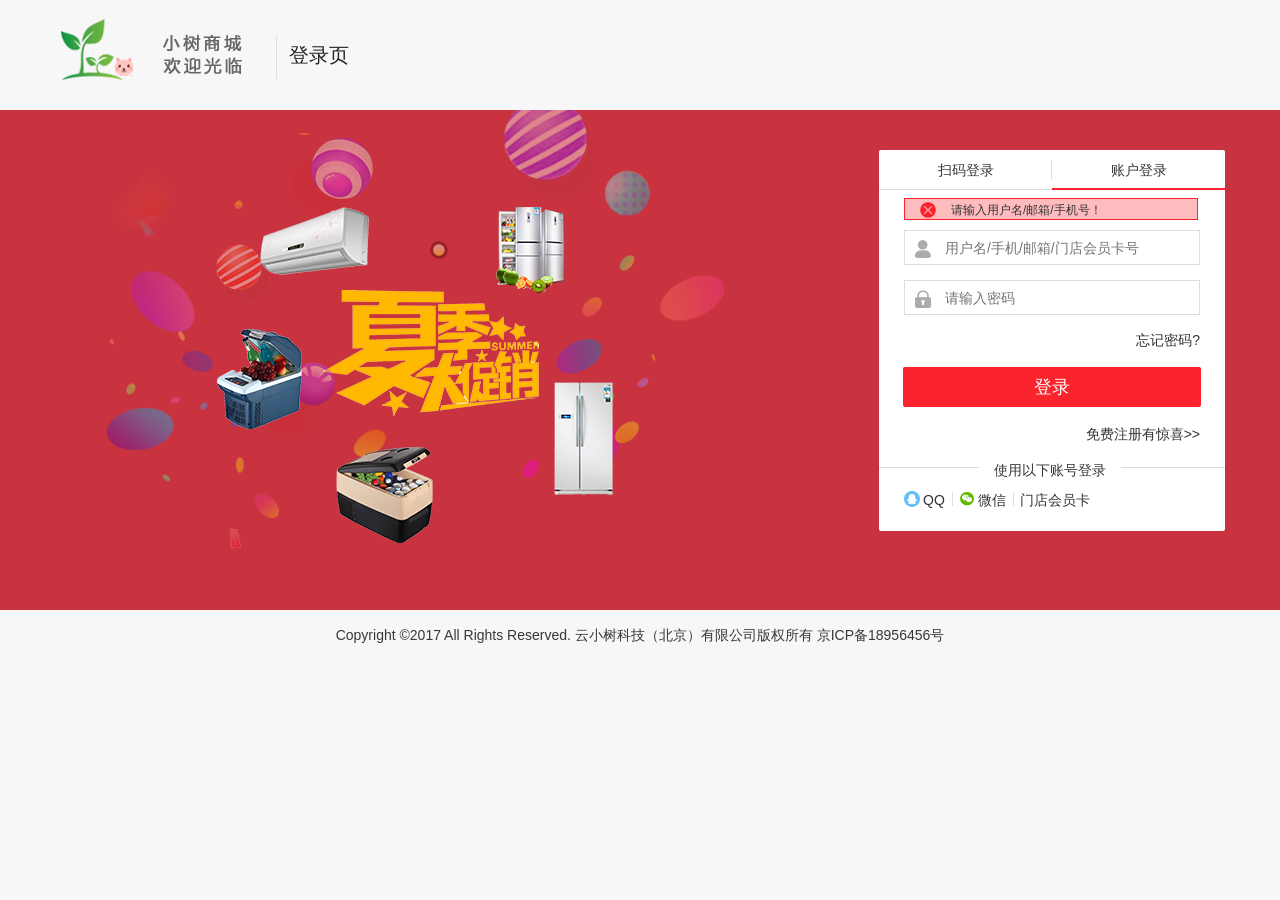
<file: Test/login.html>
<!DOCTYPE html>
<html>

	<head>
		<meta charset="utf-8" />
		<meta http-equiv="X-UA-Compatible" content="IE=edge" />
		<meta http-equiv="Content-Type" content="text/html; charset=utf-8" />
		<meta name="keywords" content="购物网站" />
		<meta name="description" content="购物网站" />
		<title>登录页</title>
		<link type="text/css" href="assets/global/bootstrap/css/bootstrap.min.css" rel="stylesheet" />
		<link type="text/css" href="css/iconfont/iconfont.css" rel="stylesheet" />
		<link type="text/css" href="css/public.css" rel="stylesheet" />
		<link type="text/css" href="css/common.css" rel="stylesheet" />
		<link type="text/css" href="css/list.css" rel="stylesheet" />
		<link type="text/css" href="css/login.css" rel="stylesheet" />
		<script type="text/javascript" src="js/jquery-1.11.3.min.js"></script>
		<script type="text/javascript" src="assets/global/bootstrap/js/bootstrap.min.js"></script>
		<script type="text/javascript" src="js/common.js"></script>
	</head>

	<body>
		<!--nav、banner-->
		<div class="qm-logocon">
			<div class="container">
				<div class="row">
					<div class="col-md-4 col-xs-6">
						<a href="javascript:;" class="logo">
							<img src="images/logo.png" />
						</a>
						<a class="logon-text">
							<span class="lo-shopping-text">登录页</span>
						</a>
					</div>
					<div class="col-md-8">
					</div>
				</div>
			</div>
		</div>
		<!--登录主体-->
		<div class="qm-logincontent">
			<div class="container">
				<div class="row">
					<div class="col-md-12">
						<div class="qm-bg">
							
						</div>
						<div class="login-contanier">
							<form class="login-form" action="" id="form" method="post">
								<div class="loginbox">
									<div class="loginbox-tab">
										<ul>
											<li class="l-li-first">扫码登录</li>
											<li class="cur">账户登录</li>
										</ul>
									</div>
									<div class="pc-login">
										<div class="login-erro">
											<i class="iconfont icon-chahao fl color-fc"></i>
											<span>请输入用户名/邮箱/手机号！</span>
										</div>
										<div class="loginbox-div mt-40">
											<i class="iconfont icon-zhanghao"></i>
											<input name="store_username" type="text" class="loginuser" value="" onclick="JavaScript:;" placeholder="用户名/手机/邮箱/门店会员卡号" />
										</div>
										<div class="loginbox-div">
											<i class="iconfont icon-14-01"></i>
											<input name="store_pwd" type="text" class="loginuser" value="" onclick="JavaScript:;" placeholder="请输入密码" />
										</div>
										<div class="loginbox-wjpwd">
											<a href="javascript:;" class="fr jizhumima">忘记密码?</a>
										</div>
										<div class="loginbox-btn">
											<input name="" type="button" class="loginbtn" value="登录" data_c="submit" />
										</div>
									</div>
									<div class="scan-login" style="display: none;">
										<div class="scan-box">
											<h2>打开<i class="iconfont icon-weixin1 color-b2"></i>，登录商城<i class="iconfont icon-552dc065f0478 color-0"></i></h2>
											<div class="qrcode">
												<img src="images/qr-code-f.jpg" />
											</div>
											<div class="phone-scan">
												<img src="images/phone-orange.png" />
											</div>
										</div>
									</div>
									<div class="loginbox-div mt-10 free-reg">
										<a href="javascript:;" class="fr">免费注册有惊喜>></a>
									</div>
									<div class="bind-login">
										<span>使用以下账号登录</span>
										<div class="common-div">
											<a href="javascript:;"><i class="iconfont icon-QQ"></i>QQ</a>
											<a href="javascript:;"><i class="iconfont icon-weixin"></i>微信</a>
											<a href="javascript:;" class="mendian"><i></i>门店会员卡</a>
										</div>
									</div>
								</div>
							</form>
						</div>
					</div>
				</div>
			</div>
		</div>
		<div class="footer-text">
			<p>
							Copyright ©2017 All Rights Reserved. 云小树科技（北京）有限公司版权所有 京ICP备18956456号
		</p>
		</div>
		
		<script type="text/javascript">
			$(function(){
				$(".qrcode").mouseover(function(){
					$(this).addClass('egde');
					$(".phone-scan").css("display","block");
				})
				$(".qrcode").mouseleave(function(){
					$(this).removeClass('egde');
					$(".phone-scan").css("display","none");
				})
				$(".qrcode").focus(function(){
					$(this).addClass('egde');
					$(".phone-scan").css("display","block");
				})
				$(".phone-scan").mousemove(function(){
					$(".qrcode").addClass('egde');
					$(this).css("display","block");
				})
				$(".loginbox-tab ul li").click(function(){
					$(this).addClass('cur').siblings().removeClass('cur');
					var index=$(this).index();
					if(index==0){
						$(this).parents('.loginbox').find('.scan-login').show();
						$(this).parents('.loginbox').find('.pc-login').hide()
					}
					if(index==1){
						$(this).parents('.loginbox').find('.pc-login').show();
						$(this).parents('.loginbox').find('.scan-login').hide();
					}
				})
			})
		</script>
	</body>

</html>
</file>
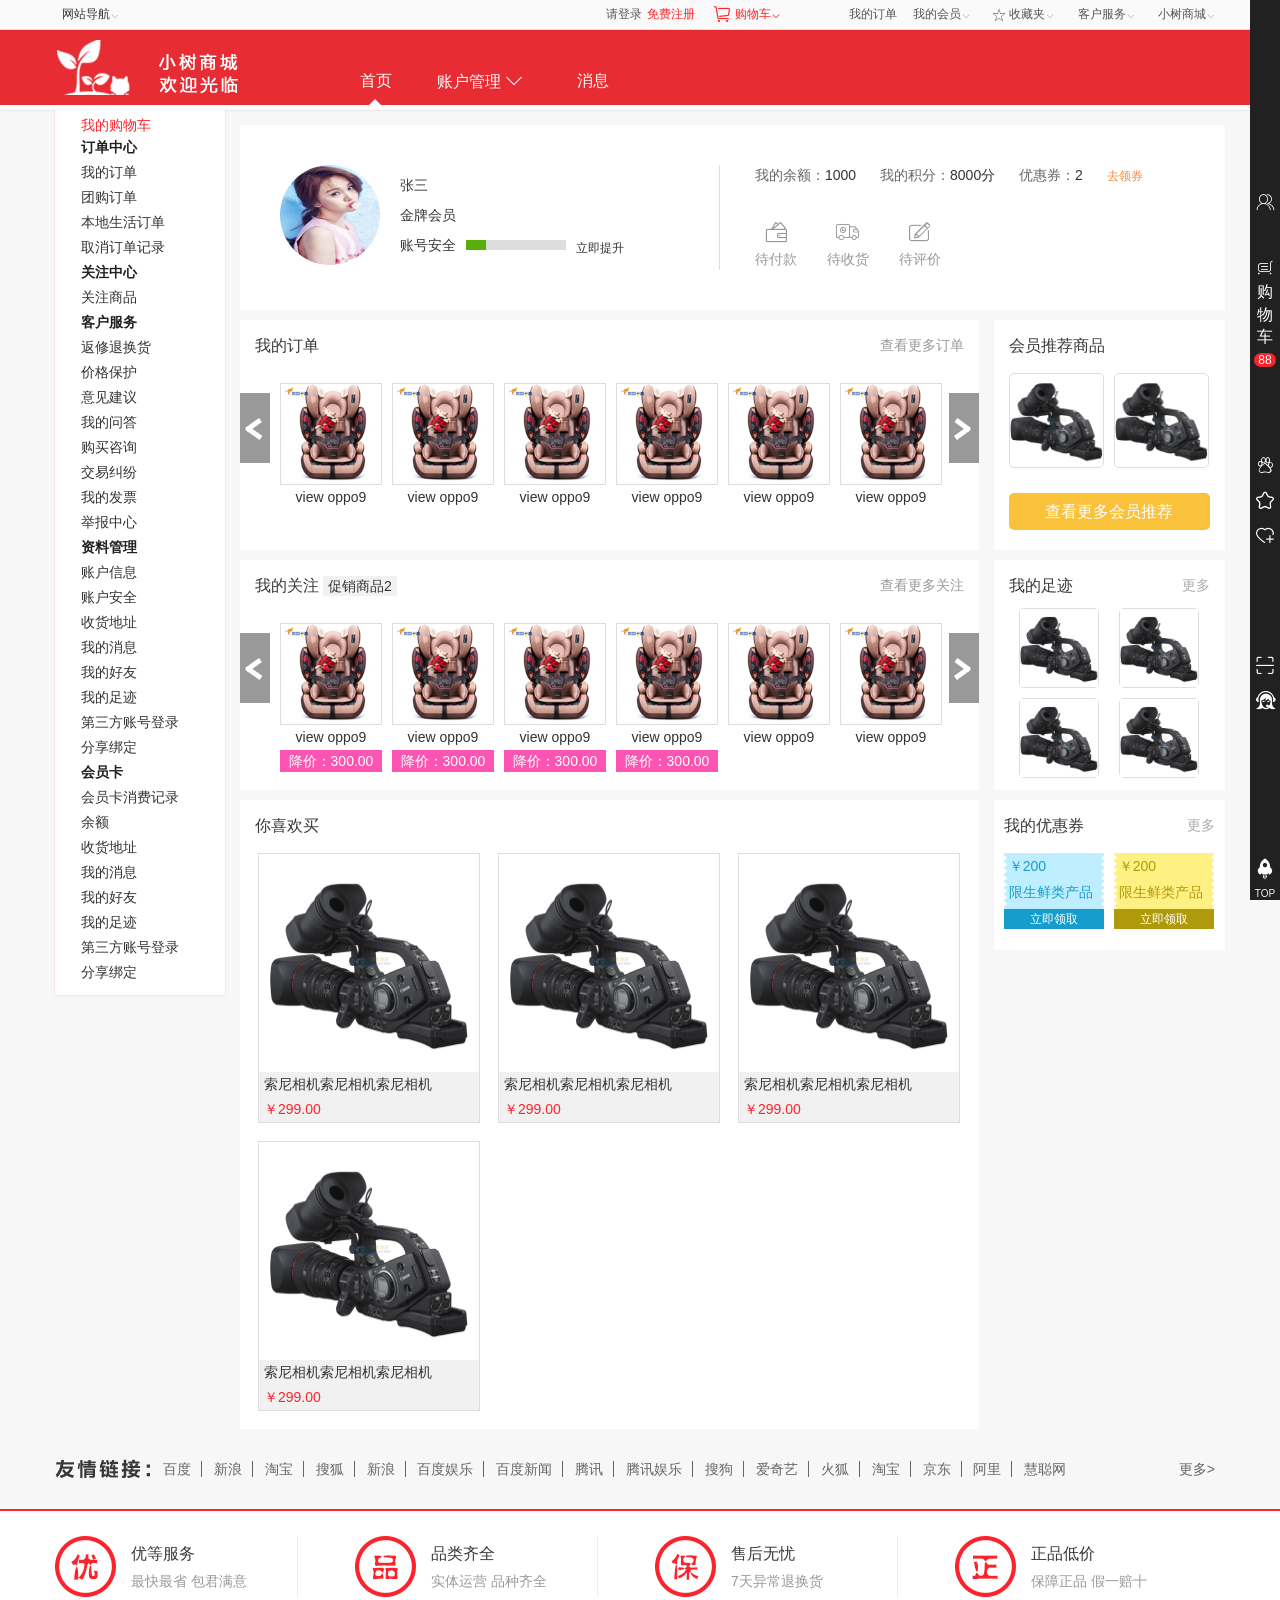
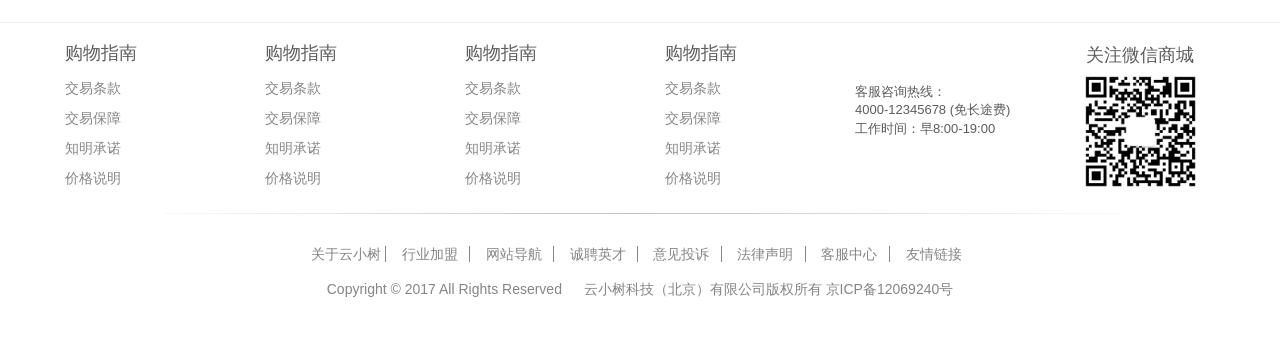
<file: Test/personcenter.html>
<!DOCTYPE html>
<html>

	<head>
		<meta charset="utf-8" />
		<meta http-equiv="X-UA-Compatible" content="IE=edge" />
		<meta http-equiv="Content-Type" content="text/html; charset=utf-8" />
		<meta name="keywords" content="购物网站" />
		<meta name="description" content="购物网站" />
		<title>会员中心</title>
		<link type="text/css" href="assets/global/bootstrap/css/bootstrap.min.css" rel="stylesheet" />
		<link type="text/css" href="css/iconfont/iconfont.css" rel="stylesheet" />
		<link type="text/css" href="css/public.css" rel="stylesheet" />
		<link type="text/css" href="css/common.css" rel="stylesheet" />
		<link type="text/css" href="css/list.css" rel="stylesheet" />
		<script type="text/javascript" src="js/jquery-1.11.3.min.js"></script>
		<script type="text/javascript" src="assets/global/bootstrap/js/bootstrap.min.js"></script>
		<script type="text/javascript" src="js/common.js"></script>
	</head>

	<body>
		<!--头部-->
		<div class="qm-top">
			<div class="container">
				<div class="row">
					<div class="col-xs-1 topnav-divider">
						<a href="javascript:;" class="top-navwidth"><span>网站导航</span><i class="iconfont icon-xiala1"></i></a>
						<div class="topnav-divcon qm-daohang">
							<dl class="topnav-dlitem">
								<dt><a href="javascript:;" target="_blank">特色购物</a></dt>
								<dd>
									<a href="javascript:;" target="_blank" class="hot">男西裤</a>
									<a href="javascript:;" target="_blank">男西裤</a>
									<a href="javascript:;" target="_blank">男西裤</a>
									<a href="javascript:;" target="_blank">男西裤</a>
									<a href="javascript:;" target="_blank">男西裤</a>
									<a href="javascript:;" target="_blank">男西裤</a>
									<a href="javascript:;" target="_blank">男西裤</a>
									<a href="javascript:;" target="_blank">男西裤</a>
									<a href="javascript:;" target="_blank">男西裤</a>
									<a href="javascript:;" target="_blank">男西裤</a>
									<a href="javascript:;" target="_blank">男西裤</a>
									<a href="javascript:;" target="_blank">男西裤</a>
									<a href="javascript:;" target="_blank">男西裤</a>
								</dd>
							</dl>
							<dl class="topnav-dlitem">
								<dt><a href="javascript:;" target="_blank">主题频道</a></dt>
								<dd>
									<a href="javascript:;" target="_blank">男西裤</a>
									<a href="javascript:;" target="_blank">男西裤</a>
									<a href="javascript:;" target="_blank">男西裤</a>
									<a href="javascript:;" target="_blank">男西裤</a>
									<a href="javascript:;" target="_blank">男西裤</a>
									<a href="javascript:;" target="_blank">男西裤</a>
									<a href="javascript:;" target="_blank">男西裤</a>
									<a href="javascript:;" target="_blank">男西裤</a>
									<a href="javascript:;" target="_blank">男西裤</a>
									<a href="javascript:;" target="_blank">男西裤</a>
									<a href="javascript:;" target="_blank">男西裤</a>
									<a href="javascript:;" target="_blank">男西裤</a>
									<a href="javascript:;" target="_blank">男西裤</a>
								</dd>
							</dl>
							<dl class="topnav-dlitem">
								<dt><a href="javascript:;" target="_blank">会员服务</a></dt>
								<dd>
									<a href="javascript:;" target="_blank">男西裤</a>
									<a href="javascript:;" target="_blank">男西裤</a>
									<a href="javascript:;" target="_blank">男西裤</a>
									<a href="javascript:;" target="_blank">男西裤</a>
									<a href="javascript:;" target="_blank">男西裤</a>
									<a href="javascript:;" target="_blank">男西裤</a>
									<a href="javascript:;" target="_blank">男西裤</a>
									<a href="javascript:;" target="_blank">男西裤</a>
									<a href="javascript:;" target="_blank">男西裤</a>
									<a href="javascript:;" target="_blank">男西裤</a>
									<a href="javascript:;" target="_blank">男西裤</a>
									<a href="javascript:;" target="_blank">男西裤</a>
									<a href="javascript:;" target="_blank">男西裤</a>
								</dd>
							</dl>
							<dl class="topnav-dlitem">
								<dt><a href="javascript:;" target="_blank">生活助手</a></dt>
								<dd>
									<a href="javascript:;" target="_blank">男西裤</a>
									<a href="javascript:;" target="_blank">男西裤</a>
									<a href="javascript:;" target="_blank">男西裤</a>
									<a href="javascript:;" target="_blank">男西裤</a>
									<a href="javascript:;" target="_blank">男西裤</a>
									<a href="javascript:;" target="_blank">男西裤</a>
									<a href="javascript:;" target="_blank">男西裤</a>
									<a href="javascript:;" target="_blank">男西裤</a>
									<a href="javascript:;" target="_blank">男西裤</a>
									<a href="javascript:;" target="_blank">男西裤</a>
									<a href="javascript:;" target="_blank">男西裤</a>
									<a href="javascript:;" target="_blank">男西裤</a>
									<a href="javascript:;" target="_blank">男西裤</a>
								</dd>
							</dl>
							<dl class="topnav-dlitem no-rightborder">
								<dt><a href="javascript:;" target="_blank">更多热点</a></dt>
								<dd>
									<a href="javascript:;" target="_blank">男西裤</a>
									<a href="javascript:;" target="_blank">男西裤</a>
									<a href="javascript:;" target="_blank">男西裤</a>
									<a href="javascript:;" target="_blank">男西裤</a>
									<a href="javascript:;" target="_blank">男西裤</a>
									<a href="javascript:;" target="_blank">男西裤</a>
									<a href="javascript:;" target="_blank">男西裤</a>
									<a href="javascript:;" target="_blank">男西裤</a>
									<a href="javascript:;" target="_blank">男西裤</a>
									<a href="javascript:;" target="_blank">男西裤</a>
									<a href="javascript:;" target="_blank">男西裤</a>
									<a href="javascript:;" target="_blank">男西裤</a>
									<a href="javascript:;" target="_blank">男西裤</a>
								</dd>
							</dl>
						</div>
					</div>
					<div class="col-xs-11 text-fr">
						<ul>
							<li>
								<a href="javascript:;"><span>小树商城</span><i class="iconfont icon-xiala1"></i></a>
								<div class="topnav-divcon qmtop-shangchengdiv">
									<dl class="shangcheng-dlitem">
										<dt><img src="images/qr-code-f.jpg"/></dt>
										<dd>
											<a href="javascript:;">微信商城关注</a>
										</dd>
									</dl>
									<dl class="shangcheng-dlitem">
										<dt><img src="images/qr-code-f.jpg"/></dt>
										<dd>
											<a href="javascript:;">手机商城下载</a>
										</dd>
									</dl>
								</div>
							</li>
							<li>
								<a href="javascript:;"><span>客户服务</span><i class="iconfont icon-xiala1"></i></a>
								<div class="topnav-divcon qmtop-servicediv">
									<a href="javascript:;" target="_blank">帮助中心</a>
									<a href="javascript:;" target="_blank">售后服务</a>
									<a href="javascript:;" target="_blank">查找门店</a>
									<a href="javascript:;" target="_blank">建议反馈</a>
									<a href="javascript:;" target="_blank">电话客服</a>
									<a href="javascript:;" target="_blank">在线咨询</a>
								</div>
							</li>
							<li>
								<a href="javascript:;" class="a-width84"><i class="iconfont icon-shoucang-copy"></i><span>收藏夹</span><i class="iconfont icon-xiala1"></i></a>
								<div class="topnav-divcon qmtop-stardiv">
									<a href="javascript:;" target="_blank">收藏的商品</a>
									<a href="javascript:;" target="_blank">收藏的店铺</a>
								</div>
							</li>
							<li>
								<a href="javascript:;"><span>我的会员</span><i class="iconfont icon-xiala1"></i></a>
								<div class="topnav-divcon qmtop-servicediv">
									<a href="javascript:;" target="_blank">待处理订单 <b class="red">1</b></a>
									<a href="javascript:;" target="_blank">信息 <b class="red">1</b></a>
									<a href="javascript:;" target="_blank">我的关注</a>
									<a href="javascript:;" target="_blank">返修退换货</a>
								</div>
							</li>
							<li>
								<a href="javascript:;">我的订单</a>
							</li>
							<li class="shopping-gored">
								<a href="javascript:;" class="a-width100"><i class="iconfont icon-iconfontgouwuche"></i><span>购物车</span><i class="iconfont icon-xiala1"></i></a>
								<!--空购物车-->
								<div class="topnav-divcon qmtop-shoppingcar">
									<i class="icon-emptycar"></i>
									<p class="car-p">购物车空了！ 快逛逛吧</p>
									<p>如果已经添加宝贝，请快速登陆吧</p>
									<a href="javascript:;" class="carlogin-btn">登录</a>
								</div>
								<!--购物车列表-->
								<!--空购物车详情
								<div class="topnav-divcon qmtop-shoppingcar">
									<h2>最近添加商品</h2>
									<dl>
										<dt><a href="javascript:;"><img src="images/images/5_03.png"/></a></dt>
										<dd>
											<a href="javascript:;">晶宏冰箱316变频无霜三门光触媒冰箱</a>
										</dd>
										<a href="javascript:;" class="car-del">删除</a>
										<span class="car-num">￥288.2 X1</span>
									</dl>
									<dl>
										<dt><a href="javascript:;"><img src="images/images/5_03.png"/></a></dt>
										<dd>
											<a href="javascript:;">晶宏冰箱316变频无霜三门光触媒冰箱</a>
										</dd>
										<a href="javascript:;" class="car-del">删除</a>
										<span class="car-num">￥288.2 X1</span>
									</dl>
									<dl>
										<dt><a href="javascript:;"><img src="images/images/5_03.png"/></a></dt>
										<dd>
											<a href="javascript:;">晶宏冰箱316变频无霜三门光触媒冰箱</a>
										</dd>
										<a href="javascript:;" class="car-del">删除</a>
										<span class="car-num">￥288.2 X1</span>
									</dl>
									<div class="go-settlement">
										<span>共18件商品 </span>
										<span>合计：3666</span>
										<a href="javascript:;" class="go-setbtn">去结算</a>
									</div>
								</div>
								-->
							</li>
							<li>
								<a href="javascript:;" class="a-widthauto">请登录</a>
								<a href="javascript:;" class="red ml-5 a-widthauto">免费注册</a>
							</li>

						</ul>
					</div>
				</div>
			</div>
		</div>
		<!--
                       会员中心内容
        -->
		<div class="person-center">
			<div class="container">
				<div class="row">
					<div class="col-md-3">
						<a href="javascript:;" class="person-logo"><img src="images/logo2.png"></a>
					</div>
					<div class="col-md-9">
						<ul class="person-ul">
							<li class="active"><a href="javascript:;">首页</a></li>
							<li class="person-li-guan"><a href="javascript:;">账户管理</a><i class="iconfont icon-xiala"></i>
								<div class="person-ul-guan">
									<div class="ul-guan-line"></div>
									<ul>
										<li><a href="javascript:;">账户信息</a></li>
										<li><a href="javascript:;">账户安全</a></li>
										<li><a href="javascript:;">收货地址</a></li>
										<li><a href="javascript:;">我的消息</a></li>
										<li><a href="javascript:;">我的好友</a></li>
										<li><a href="javascript:;">我的足迹</a></li>
										<li><a href="javascript:;">分享绑定</a></li>
									</ul>
								</div>
							</li>
							<li><a href="javascript:;">消息</a></li>
						</ul>
					</div>
				</div>
			</div>
		</div>
		<!--会员导航-->
		<div class="person-nav">
			<div class="container">
				<div class="row">
					<div class="col-md-2">
						<div class="nav-left">
							<div class="div-white"></div>
							<a href="javascript:;" class="color-fc">我的购物车</a>
							<ul>
								<li class="first-li">订单中心</li>
								<li>
									<a href="javascript:;">我的订单</a>
								</li>
								<li>
									<a href="javascript:;">团购订单</a>
								</li>
								<li>
									<a href="javascript:;">本地生活订单</a>
								</li>
								<li>
									<a href="javascript:;">取消订单记录</a>
								</li>
							</ul>
							<ul>
								<li class="first-li">关注中心</li>
								<li>
									<a href="javascript:;">关注商品</a>
								</li>
							</ul>
							<ul>
								<li class="first-li">客户服务</li>
								<li>
									<a href="javascript:;">返修退换货</a>
								</li>
								<li>
									<a href="javascript:;">价格保护</a>
								</li>
								<li>
									<a href="javascript:;">意见建议</a>
								</li>
								<li>
									<a href="javascript:;">我的问答</a>
								</li>
								<li>
									<a href="javascript:;">购买咨询</a>
								</li>
								<li>
									<a href="javascript:;">交易纠纷</a>
								</li>
								<li>
									<a href="javascript:;">我的发票</a>
								</li>
								<li>
									<a href="javascript:;">举报中心</a>
								</li>
							</ul>
							<ul>
								<li class="first-li">资料管理</li>
								<li>
									<a href="javascript:;">账户信息</a>
								</li>
								<li>
									<a href="javascript:;">账户安全</a>
								</li>
								<li>
									<a href="javascript:;">收货地址</a>
								</li>
								<li>
									<a href="javascript:;">我的消息</a>
								</li>
								<li>
									<a href="javascript:;">我的好友</a>
								</li>
								<li>
									<a href="javascript:;">我的足迹</a>
								</li>
								<li>
									<a href="javascript:;">第三方账号登录</a>
								</li>
								<li>
									<a href="javascript:;">分享绑定</a>
								</li>
							</ul>
							<ul>
								<li class="first-li">会员卡</li>
								<li>
									<a href="javascript:;">会员卡消费记录</a>
								</li>
								<li>
									<a href="javascript:;">余额</a>
								</li>
								<li>
									<a href="javascript:;">收货地址</a>
								</li>
								<li>
									<a href="javascript:;">我的消息</a>
								</li>
								<li>
									<a href="javascript:;">我的好友</a>
								</li>
								<li>
									<a href="javascript:;">我的足迹</a>
								</li>
								<li>
									<a href="javascript:;">第三方账号登录</a>
								</li>
								<li>
									<a href="javascript:;">分享绑定</a>
								</li>
							</ul>
						</div>
					</div>
					<div class="col-md-10" style="padding-left: 0;">
						<div class="person-top">
							<div class="person-topdiv">
								<div class="person-topimg">
									<a href="javascript:;">
										<img src="images/person.jpg" />
									</a>
								</div>
								<div class="person-toptext">
									<span class="p-toptextblock">张三</span>
									<span class="p-toptextblock">金牌会员</span>
									<div class="p-toptextblock">
										<span>账号安全</span>
										<div class="progress-person">
											<div class="progress-p-cur"></div>
										</div>
										<a href="javascript:;" class="btn-tisheng">立即提升</a>
									</div>
								</div>
							</div>
							<div class="person-infor">
								<div class="person-infomy">
									<span>我的余额：<a href="javascript:;">1000</a></span>
									<span>我的积分：<a href="javascript:;">8000分</a></span>
									<span>优惠券：<a href="javascript:;">2</a></span>
									<a href="javascript:;">去领券</a>
								</div>
								<div class="person-infostatus">
									<div class="p-infostatusdiv">
										<i class="iconfont icon-daifukuan"></i><br/>
										<span>待付款</span>
									</div>
									<div class="p-infostatusdiv">
										<i class="iconfont icon-daishouhuo"></i><br/>
										<span>待收货</span>
									</div>
									<div class="p-infostatusdiv">
										<i class="iconfont icon-daipingjia"></i><br/>
										<span>待评价</span>
									</div>
								</div>
							</div>
						</div>
						<div class="col-md-9" style="padding-left: 0;padding-right: 0;">
							<div class="person-body-left">
								<div class="person-body-ltop">
									<div class="person-body-ltit">
										<span>我的订单</span>
										<a href="javascript:;" class="person-more">查看更多订单</a>
									</div>
									<div class="person-body-lcon">
										<a href="javascript:;" class="person-body-lpre"><i></i></a>
										<a href="javascript:;" class="person-body-lnext"><i></i></a>
										<ul>
											<li>
												<dl>
													<dt><a href="javascript:;"><img src="images/images/5_03.png"/></a></dt>
													<dd>
														<a href="javascript:;">view oppo9</a>
													</dd>
												</dl>
											</li>
											<li>
												<dl>
													<dt><a href="javascript:;"><img src="images/images/5_03.png"/></a></dt>
													<dd>
														<a href="javascript:;">view oppo9</a>
													</dd>
												</dl>
											</li>
											<li>
												<dl>
													<dt><a href="javascript:;"><img src="images/images/5_03.png"/></a></dt>
													<dd>
														<a href="javascript:;">view oppo9</a>
													</dd>
												</dl>
											</li>
											<li>
												<dl>
													<dt><a href="javascript:;"><img src="images/images/5_03.png"/></a></dt>
													<dd>
														<a href="javascript:;">view oppo9</a>
													</dd>
												</dl>
											</li>
											<li>
												<dl>
													<dt><a href="javascript:;"><img src="images/images/5_03.png"/></a></dt>
													<dd>
														<a href="javascript:;">view oppo9</a>
													</dd>
												</dl>
											</li>
											<li>
												<dl>
													<dt><a href="javascript:;"><img src="images/images/5_03.png"/></a></dt>
													<dd>
														<a href="javascript:;">view oppo9</a>
													</dd>
												</dl>
											</li>
										</ul>
									</div>
								</div>
								<div class="person-body-ltop mt-10">
									<div class="person-body-ltit">
										<span>我的关注</span>
										<a href="javascript:;" class="product-cuxiao">促销商品2</a>
										<a href="javascript:;" class="person-more">查看更多关注</a>
									</div>
									<div class="person-body-lcon">
										<a href="javascript:;" class="person-body-lpre"><i></i></a>
										<a href="javascript:;" class="person-body-lnext"><i></i></a>
										<ul>
											<li>
												<dl>
													<dt><a href="javascript:;"><img src="images/images/5_03.png"/></a></dt>
													<dd>
														<a href="javascript:;">view oppo9</a>
													</dd>
													<dd class="jiangjia-text">降价：300.00</dd>
												</dl>
											</li>
											<li>
												<dl>
													<dt><a href="javascript:;"><img src="images/images/5_03.png"/></a></dt>
													<dd>
														<a href="javascript:;">view oppo9</a>
													</dd>
													<dd class="jiangjia-text">降价：300.00</dd>
												</dl>
											</li>
											<li>
												<dl>
													<dt><a href="javascript:;"><img src="images/images/5_03.png"/></a></dt>
													<dd>
														<a href="javascript:;">view oppo9</a>
													</dd>
													<dd class="jiangjia-text">降价：300.00</dd>
												</dl>
											</li>
											<li>
												<dl>
													<dt><a href="javascript:;"><img src="images/images/5_03.png"/></a></dt>
													<dd>
														<a href="javascript:;">view oppo9</a>
													</dd>
													<dd class="jiangjia-text">降价：300.00</dd>
												</dl>
											</li>
											<li>
												<dl>
													<dt><a href="javascript:;"><img src="images/images/5_03.png"/></a></dt>
													<dd>
														<a href="javascript:;">view oppo9</a>
													</dd>
												</dl>
											</li>
											<li>
												<a href="javascript:;">
													<dl>
														<dt><img src="images/images/5_03.png"/></dt>
														<dd>view oppo9</dd>
													</dl>
												</a>
											</li>
										</ul>
									</div>
								</div>
								<div class="person-body-ltop mt-10" style="height: auto;">
									<div class="person-body-ltit">
										<span>你喜欢买</span>
									</div>
									<div class="person-body-lcon2">
										<ul>
											<li>
												<a href="javascript:;">
													<dl>
														<dt>
															<img src="images/b1.jpg" />
														</dt>
														<dd>
															索尼相机索尼相机索尼相机
														</dd>
														<dd class="color-fc">
															￥299.00
														</dd>
													</dl>
												</a>
											</li>
											<li>
												<a href="javascript:;">
													<dl>
														<dt>
															<img src="images/b1.jpg" />
														</dt>
														<dd>
															索尼相机索尼相机索尼相机
														</dd>
														<dd class="color-fc">
															￥299.00
														</dd>
													</dl>
												</a>
											</li>
											<li>
												<a href="javascript:;">
													<dl>
														<dt>
															<img src="images/b1.jpg" />
														</dt>
														<dd>
															索尼相机索尼相机索尼相机
														</dd>
														<dd class="color-fc">
															￥299.00
														</dd>
													</dl>
												</a>
											</li>
											<li>
												<a href="javascript:;">
													<dl>
														<dt>
															<img src="images/b1.jpg" />
														</dt>
														<dd>
															索尼相机索尼相机索尼相机
														</dd>
														<dd class="color-fc">
															￥299.00
														</dd>
													</dl>
												</a>
											</li>
										</ul>
									</div>
								</div>
							</div>
						</div>
						<div class="col-md-3" style="padding-right: 0;">
							<div class="person-body-right">
								<div class="person-body-rtop">
									<div class="person-body-rtit">
										<span>会员推荐商品</span>
									</div>
									<div class="person-body-rcon">
										<ul>
											<li class="mr-10">
												<a href="javascript:;">
													<img src="images/b1.jpg" />
												</a>
											</li>
											<li>
												<a href="javascript:;">
													<img src="images/b1.jpg" />
												</a>
											</li>
										</ul>
										<a href="javascript:;" class="per-btn-cust">查看更多会员推荐</a>
									</div>
								</div>
								<div class="person-body-rtop mt-10">
									<div class="person-body-rtit">
										<span>我的足迹</span>
										<a href="javascript:;" class="fr color-ab">更多</a>
									</div>
									<div class="person-body-rcon2">
										<ul>
											<li class="mr-20">
												<a href="javascript:;">
													<img src="images/b1.jpg" />
												</a>
												<i class="icon-dell"></i>
											</li>
											<li>
												<a href="javascript:;">
													<img src="images/b1.jpg" />
												</a>
												<i class="icon-dell"></i>
											</li>
											<li class="mr-20">
												<a href="javascript:;">
													<img src="images/b1.jpg" />
												</a>
												<i class="icon-dell"></i>
											</li>
											<li>
												<a href="javascript:;">
													<img src="images/b1.jpg" />
												</a>
												<i class="icon-dell"></i>
											</li>
										</ul>
									</div>
								</div>
								<div class="person-body-rtop mt-10" style="padding: 15px 10px;height: 150px;">
									<div class="person-body-rtit">
										<span>我的优惠券</span>
										<a href="javascript:;" class="fr color-ab">更多</a>
									</div>
									<div class="person-body-rcon3">
										<ul>
											<li class="quan-bg-lan">
												<span>￥200</span>
												<span>限生鲜类产品</span>
												<a href="javascript:;" class="btn-lingqu-lan">立即领取</a>
											</li>
											<li class="quan-bg-huang ml-10">
												<span>￥200</span>
												<span>限生鲜类产品</span>
												<a href="javascript:;" class="btn-lingqu-huang">立即领取</a>
											</li>
										</ul>
									</div>
								</div>
							</div>
						</div>
					</div>
				</div>
			</div>
		</div>
		<!--友情链接-->
		<div class="friendship-link mt-30 mb-30">
			<div class="container">
				<div class="row">
					<div class="col-md-12 col-xs-12">
						<div class="friends-text">
							<span class="friend-icon"></span>

							<div class="friend-div">
								<a href="javascript:;">百度</a>
								<a href="javascript:;">新浪</a>
								<a href="javascript:;">淘宝</a>
								<a href="javascript:;">搜狐</a>
								<a href="javascript:;">新浪</a>
								<a href="javascript:;">百度娱乐</a>
								<a href="javascript:;">百度新闻</a>
								<a href="javascript:;">腾讯</a>
								<a href="javascript:;">腾讯娱乐</a>
								<a href="javascript:;">搜狗</a>
								<a href="javascript:;">爱奇艺</a>
								<a href="javascript:;">火狐</a>
								<a href="javascript:;">淘宝</a>
								<a href="javascript:;">京东</a>
								<a href="javascript:;">阿里</a>
								<a href="javascript:;">慧聪网</a>
							</div>
							<a href="javscript:;" class="link-more">更多></a>
						</div>
					</div>
				</div>
			</div>
		</div>
		<!--底部-->
		<div class="qm-bottom">
			<div class="container">
				<div class="row">
					<div class="col-md-3">
						<div class="qmbottom-img">
							<dl>
								<dt class="quality-you"></dt>
								<dd>
									<h2>优等服务</h2>
									<span>最快最省 包君满意</span>
								</dd>
							</dl>
						</div>
					</div>
					<div class="col-md-3">
						<div class="qmbottom-img">
							<dl>
								<dt class="quality-pin"></dt>
								<dd>
									<h2>品类齐全</h2>
									<span>实体运营 品种齐全</span>
								</dd>
							</dl>
						</div>
					</div>
					<div class="col-md-3">
						<div class="qmbottom-img">
							<dl>
								<dt class="quality-bao"></dt>
								<dd>
									<h2>售后无忧</h2>
									<span>7天异常退换货</span>
								</dd>
							</dl>
						</div>
					</div>
					<div class="col-md-3">
						<div class="qmbottom-img">
							<dl class="no-rightborder">
								<dt class="quality-zheng"></dt>
								<dd>
									<h2>正品低价</h2>
									<span>保障正品  假一赔十</span>
								</dd>
							</dl>
						</div>
					</div>
				</div>
			</div>
		</div>
		<div class="qm-footer">
			<div class="container">
				<div class="row">
					<div class="col-md-2">
						<div class="qm-footertext">
							<h3>购物指南</h3>
							<a href="javascript:;">交易条款</a>
							<a href="javascript:;">交易保障</a>
							<a href="javascript:;">知明承诺</a>
							<a href="javascript:;">价格说明</a>
						</div>
					</div>
					<div class="col-md-2">
						<div class="qm-footertext">
							<h3>购物指南</h3>
							<a href="javascript:;">交易条款</a>
							<a href="javascript:;">交易保障</a>
							<a href="javascript:;">知明承诺</a>
							<a href="javascript:;">价格说明</a>
						</div>
					</div>
					<div class="col-md-2">
						<div class="qm-footertext">
							<h3>购物指南</h3>
							<a href="javascript:;">交易条款</a>
							<a href="javascript:;">交易保障</a>
							<a href="javascript:;">知明承诺</a>
							<a href="javascript:;">价格说明</a>
						</div>
					</div>
					<div class="col-md-2">
						<div class="qm-footertext">
							<h3>购物指南</h3>
							<a href="javascript:;">交易条款</a>
							<a href="javascript:;">交易保障</a>
							<a href="javascript:;">知明承诺</a>
							<a href="javascript:;">价格说明</a>
						</div>
					</div>
					<div class="col-md-2">
						<div class="qm-tel">
							客服咨询热线：<br/> 4000-12345678 (免长途费)<br/> 工作时间：早8:00-19:00
						</div>

					</div>
					<div class="col-md-2">
						<div class="qm-code">
							<h4>关注微信商城</h4>
							<img src="images/qr-code-f.jpg" />
						</div>

					</div>
				</div>
				<div class="row">
					<div class="col-md-12">
						<div class="footer-line"></div>
						<div class="fooer-recordtext">
							<a href="javascript:;">
								关于云小树
							</a>
							<a href="javascript:;">
								行业加盟
							</a>
							<a href="javascript:;">
								网站导航
							</a>
							<a href="javascript:;">
								诚聘英才
							</a>
							<a href="javascript:;">
								意见投诉
							</a>
							<a href="javascript:;">
								法律声明
							</a>
							<a href="javascript:;">
								客服中心
							</a>
							<a href="javascript:;" class="no-rightborder">
								友情链接
							</a>
							<p class="footer-record">Copyright © 2017 All Rights Reserved 　 云小树科技（北京）有限公司版权所有 京ICP备12069240号</p>
						</div>
					</div>
				</div>
			</div>
		</div>
		<!--
            	右侧固定导航
            -->
		<div class="qm-rightnavfixed">
			<a href="javascript:;" class="qm-righta qm-person">
				<i class="iconfont icon-person-copy icon-color-fff font-18"></i>
				<div class="qm-rightdiv">小树会员</div>
			</a>
			<a href="javascript:;" class="qm-righta qm-shoppingcar">
				<i class="iconfont icon-icon icon-color-fff font-18"></i>
				<span class="qm-shopping-text">购物车</span>
				<span class="shopping-num">88</span>
			</a>
			<div class="qm-rightshoppingcar rightborder-s">
				<h5>
					<i class="iconfont icon-iconfontgouwuche"></i>购物车 
					<a href="javascript:;" class="close-btn"><i class="iconfont icon-close"></i></a>
				</h5>
				<!--空购物车-->
				<!--购物车列表详情
				<div class="topnav-divcon qmtop-shoppingcar">
					<i class="icon-emptycar"></i>
					<p class="car-p">购物车空了！ 快逛逛吧</p>
					<p>如果已经添加宝贝，请快速登陆吧</p>
					<a href="javascript:;" class="carlogin-btn">登录</a>
				</div>
				-->
				<!--购物车列表-->
				<div class="topnav-divcon qmtop-shoppingcar">
					<dl>
						<dt><a href="javascript:;"><img src="images/images/5_03.png"/></a></dt>
						<dd>
							<a href="javascript:;">晶宏冰箱316变频无霜三门光触媒冰箱</a>
						</dd>
						<a href="javascript:;" class="car-del">删除</a>
						<span class="car-num">￥288.2 X1</span>
					</dl>
					<dl>
						<dt><a href="javascript:;"><img src="images/images/5_03.png"/></a></dt>
						<dd>
							<a href="javascript:;">晶宏冰箱316变频无霜三门光触媒冰箱</a>
						</dd>
						<a href="javascript:;" class="car-del">删除</a>
						<span class="car-num">￥288.2 X1</span>
					</dl>
					<dl>
						<dt><a href="javascript:;"><img src="images/images/5_03.png"/></a></dt>
						<dd>
							<a href="javascript:;">晶宏冰箱316变频无霜三门光触媒冰箱</a>
						</dd>
						<a href="javascript:;" class="car-del">删除</a>
						<span class="car-num">￥288.2 X1</span>
					</dl>
					<dl>
						<dt><a href="javascript:;"><img src="images/images/5_03.png"/></a></dt>
						<dd>
							<a href="javascript:;">晶宏冰箱316变频无霜三门光触媒冰箱</a>
						</dd>
						<a href="javascript:;" class="car-del">删除</a>
						<span class="car-num">￥288.2 X1</span>
					</dl>
					<dl>
						<dt><a href="javascript:;"><img src="images/images/5_03.png"/></a></dt>
						<dd>
							<a href="javascript:;">晶宏冰箱316变频无霜三门光触媒冰箱</a>
						</dd>
						<a href="javascript:;" class="car-del">删除</a>
						<span class="car-num">￥288.2 X1</span>
					</dl>
					<dl>
						<dt><a href="javascript:;"><img src="images/images/5_03.png"/></a></dt>
						<dd>
							<a href="javascript:;">晶宏冰箱316变频无霜三门光触媒冰箱</a>
						</dd>
						<a href="javascript:;" class="car-del">删除</a>
						<span class="car-num">￥288.2 X1</span>
					</dl>
					<dl>
						<dt><a href="javascript:;"><img src="images/images/5_03.png"/></a></dt>
						<dd>
							<a href="javascript:;">晶宏冰箱316变频无霜三门光触媒冰箱</a>
						</dd>
						<a href="javascript:;" class="car-del">删除</a>
						<span class="car-num">￥288.2 X1</span>
					</dl>
				</div>
				<div class="go-settlement">
					<span>共18件商品 </span>
					<span>合计：3666</span>
					<a href="javascript:;" class="go-setbtn">去结算</a>
				</div>
			</div>
			<a href="javascript:;" class="qm-righta qm-zuji">
				<i class="iconfont icon-207 icon-color-fff font-18"></i>
				<div class="qm-rightdiv">我的足迹</div>
			</a>
			<a href="javascript:;" class="qm-righta qm-star">
				<i class="iconfont icon-shoucang1 icon-color-fff font-18"></i>
				<div class="qm-rightdiv">我的收藏</div>
			</a>
			<a href="javascript:;" class="qm-righta qm-guanzhu">
				<i class="iconfont icon-guanzhu icon-color-fff font-18"></i>
				<div class="qm-rightdiv">我的关注</div>
			</a>
			<a href="javascript:;" class="qm-righta qm-record">
				<i class="iconfont icon-erweima icon-color-fff font-18"></i>
				<div class="qm-rightdiv qm-erweimaright">
					<img src="images/qr-code-f.jpg" />
					<span>微信扫一扫</span>
				</div>
			</a>
			<a href="javascript:;" class="qm-righta qm-telservice">
				<i class="iconfont icon-zaixiankefu icon-color-fff font-18"></i>
				<div class="qm-rightdiv">在线咨询</div>
			</a>
			<a href="javascript:;" class="qm-righta qm-Totop" id="qm-top">
				<i class="iconfont icon-fanhuidingbu icon-color-fff font-24"></i>
				<p>TOP</p>
			</a>
		</div>
	</body>
	<script type="text/javascript">
		$(function(){
			$(".main-ul").hover(function() {
				$(this).find(".main-tree").show();
			},
			function() {
				$(this).find(".main-tree").hide();
			})
			$(".person-li-guan").hover(function(){
				$(this).toggleClass('li-guanhover')
				$(".person-ul-guan").toggle();
			})
		})
	</script>

</html>
</file>
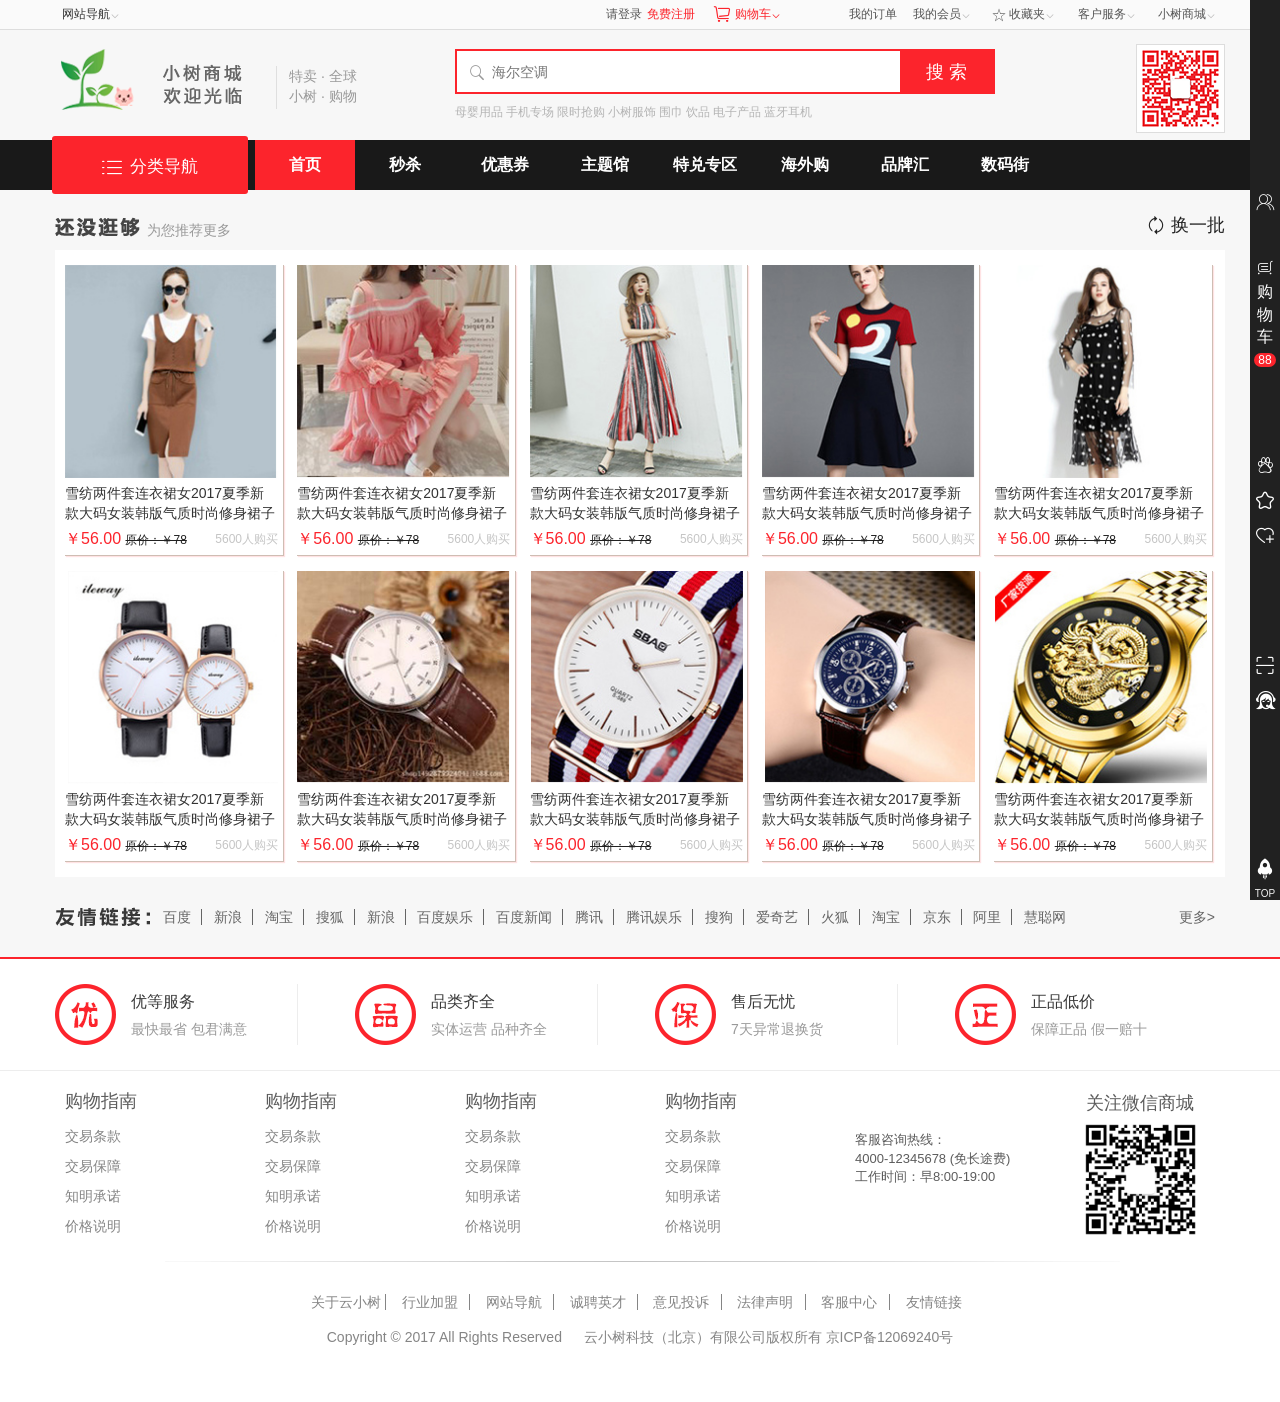
<file: Test/public-headerfoot.html>
<!DOCTYPE html>
<html>

	<head>
		<meta charset="utf-8" />
		<meta http-equiv="X-UA-Compatible" content="IE=edge" />
		<meta http-equiv="Content-Type" content="text/html; charset=utf-8" />
		<meta name="keywords" content="购物网站" />
		<meta name="description" content="购物网站" />
		<title>列表页</title>
		<link type="text/css" href="assets/global/bootstrap/css/bootstrap.min.css" rel="stylesheet" />
		<link type="text/css" href="css/iconfont/iconfont.css" rel="stylesheet" />
		<link type="text/css" href="css/public.css" rel="stylesheet" />
		<link type="text/css" href="css/common.css" rel="stylesheet" />
		<script type="text/javascript" src="js/jquery-1.11.3.min.js"></script>
		<script type="text/javascript" src="assets/global/bootstrap/js/bootstrap.min.js"></script>
		<script type="text/javascript" src="js/common.js"></script>
	</head>

	<body>
		<!--头部-->
		<div class="qm-top">
			<div class="container">
				<div class="row">
					<div class="col-xs-1 topnav-divider">
						<a href="javascript:;" class="top-navwidth"><span>网站导航</span><i class="iconfont icon-xiala1"></i></a>
						<div class="topnav-divcon qm-daohang">
							<dl class="topnav-dlitem">
								<dt><a href="javascript:;" target="_blank">特色购物</a></dt>
								<dd>
									<a href="javascript:;" target="_blank" class="hot">男西裤</a>
									<a href="javascript:;" target="_blank">男西裤</a>
									<a href="javascript:;" target="_blank">男西裤</a>
									<a href="javascript:;" target="_blank">男西裤</a>
									<a href="javascript:;" target="_blank">男西裤</a>
									<a href="javascript:;" target="_blank">男西裤</a>
									<a href="javascript:;" target="_blank">男西裤</a>
									<a href="javascript:;" target="_blank">男西裤</a>
									<a href="javascript:;" target="_blank">男西裤</a>
									<a href="javascript:;" target="_blank">男西裤</a>
									<a href="javascript:;" target="_blank">男西裤</a>
									<a href="javascript:;" target="_blank">男西裤</a>
									<a href="javascript:;" target="_blank">男西裤</a>
								</dd>
							</dl>
							<dl class="topnav-dlitem">
								<dt><a href="javascript:;" target="_blank">主题频道</a></dt>
								<dd>
									<a href="javascript:;" target="_blank">男西裤</a>
									<a href="javascript:;" target="_blank">男西裤</a>
									<a href="javascript:;" target="_blank">男西裤</a>
									<a href="javascript:;" target="_blank">男西裤</a>
									<a href="javascript:;" target="_blank">男西裤</a>
									<a href="javascript:;" target="_blank">男西裤</a>
									<a href="javascript:;" target="_blank">男西裤</a>
									<a href="javascript:;" target="_blank">男西裤</a>
									<a href="javascript:;" target="_blank">男西裤</a>
									<a href="javascript:;" target="_blank">男西裤</a>
									<a href="javascript:;" target="_blank">男西裤</a>
									<a href="javascript:;" target="_blank">男西裤</a>
									<a href="javascript:;" target="_blank">男西裤</a>
								</dd>
							</dl>
							<dl class="topnav-dlitem">
								<dt><a href="javascript:;" target="_blank">会员服务</a></dt>
								<dd>
									<a href="javascript:;" target="_blank">男西裤</a>
									<a href="javascript:;" target="_blank">男西裤</a>
									<a href="javascript:;" target="_blank">男西裤</a>
									<a href="javascript:;" target="_blank">男西裤</a>
									<a href="javascript:;" target="_blank">男西裤</a>
									<a href="javascript:;" target="_blank">男西裤</a>
									<a href="javascript:;" target="_blank">男西裤</a>
									<a href="javascript:;" target="_blank">男西裤</a>
									<a href="javascript:;" target="_blank">男西裤</a>
									<a href="javascript:;" target="_blank">男西裤</a>
									<a href="javascript:;" target="_blank">男西裤</a>
									<a href="javascript:;" target="_blank">男西裤</a>
									<a href="javascript:;" target="_blank">男西裤</a>
								</dd>
							</dl>
							<dl class="topnav-dlitem">
								<dt><a href="javascript:;" target="_blank">生活助手</a></dt>
								<dd>
									<a href="javascript:;" target="_blank">男西裤</a>
									<a href="javascript:;" target="_blank">男西裤</a>
									<a href="javascript:;" target="_blank">男西裤</a>
									<a href="javascript:;" target="_blank">男西裤</a>
									<a href="javascript:;" target="_blank">男西裤</a>
									<a href="javascript:;" target="_blank">男西裤</a>
									<a href="javascript:;" target="_blank">男西裤</a>
									<a href="javascript:;" target="_blank">男西裤</a>
									<a href="javascript:;" target="_blank">男西裤</a>
									<a href="javascript:;" target="_blank">男西裤</a>
									<a href="javascript:;" target="_blank">男西裤</a>
									<a href="javascript:;" target="_blank">男西裤</a>
									<a href="javascript:;" target="_blank">男西裤</a>
								</dd>
							</dl>
							<dl class="topnav-dlitem no-rightborder">
								<dt><a href="javascript:;" target="_blank">更多热点</a></dt>
								<dd>
									<a href="javascript:;" target="_blank">男西裤</a>
									<a href="javascript:;" target="_blank">男西裤</a>
									<a href="javascript:;" target="_blank">男西裤</a>
									<a href="javascript:;" target="_blank">男西裤</a>
									<a href="javascript:;" target="_blank">男西裤</a>
									<a href="javascript:;" target="_blank">男西裤</a>
									<a href="javascript:;" target="_blank">男西裤</a>
									<a href="javascript:;" target="_blank">男西裤</a>
									<a href="javascript:;" target="_blank">男西裤</a>
									<a href="javascript:;" target="_blank">男西裤</a>
									<a href="javascript:;" target="_blank">男西裤</a>
									<a href="javascript:;" target="_blank">男西裤</a>
									<a href="javascript:;" target="_blank">男西裤</a>
								</dd>
							</dl>
						</div>
					</div>
					<div class="col-xs-11 text-fr">
						<ul>
							<li>
								<a href="javascript:;"><span>小树商城</span><i class="iconfont icon-xiala1"></i></a>
								<div class="topnav-divcon qmtop-shangchengdiv">
									<dl class="shangcheng-dlitem">
										<dt><img src="images/qr-code-f.jpg"/></dt>
										<dd>
											<a href="javascript:;">微信商城关注</a>
										</dd>
									</dl>
									<dl class="shangcheng-dlitem">
										<dt><img src="images/qr-code-f.jpg"/></dt>
										<dd>
											<a href="javascript:;">手机商城下载</a>
										</dd>
									</dl>
								</div>
							</li>
							<li>
								<a href="javascript:;"><span>客户服务</span><i class="iconfont icon-xiala1"></i></a>
								<div class="topnav-divcon qmtop-servicediv">
									<a href="javascript:;" target="_blank">帮助中心</a>
									<a href="javascript:;" target="_blank">售后服务</a>
									<a href="javascript:;" target="_blank">查找门店</a>
									<a href="javascript:;" target="_blank">建议反馈</a>
									<a href="javascript:;" target="_blank">电话客服</a>
									<a href="javascript:;" target="_blank">在线咨询</a>
								</div>
							</li>
							<li>
								<a href="javascript:;" class="a-width84"><i class="iconfont icon-shoucang-copy"></i><span>收藏夹</span><i class="iconfont icon-xiala1"></i></a>
								<div class="topnav-divcon qmtop-stardiv">
									<a href="javascript:;" target="_blank">收藏的商品</a>
									<a href="javascript:;" target="_blank">收藏的店铺</a>
								</div>
							</li>
							<li>
								<a href="javascript:;"><span>我的会员</span><i class="iconfont icon-xiala1"></i></a>
								<div class="topnav-divcon qmtop-servicediv">
									<a href="javascript:;" target="_blank">待处理订单 <b class="red">1</b></a>
									<a href="javascript:;" target="_blank">信息 <b class="red">1</b></a>
									<a href="javascript:;" target="_blank">我的关注</a>
									<a href="javascript:;" target="_blank">返修退换货</a>
								</div>
							</li>
							<li>
								<a href="javascript:;">我的订单</a>
							</li>
							<li class="shopping-gored">
								<a href="javascript:;" class="a-width100"><i class="iconfont icon-iconfontgouwuche"></i><span>购物车</span><i class="iconfont icon-xiala1"></i></a>
								<!--空购物车-->
								<div class="topnav-divcon qmtop-shoppingcar">
									<i class="icon-emptycar"></i>
									<p class="car-p">购物车空了！ 快逛逛吧</p>
									<p>如果已经添加宝贝，请快速登陆吧</p>
									<a href="javascript:;" class="carlogin-btn">登录</a>
								</div>
								<!--购物车列表-->
								<!--空购物车详情
								<div class="topnav-divcon qmtop-shoppingcar">
									<h2>最近添加商品</h2>
									<dl>
										<dt><a href="javascript:;"><img src="images/images/5_03.png"/></a></dt>
										<dd>
											<a href="javascript:;">晶宏冰箱316变频无霜三门光触媒冰箱</a>
										</dd>
										<a href="javascript:;" class="car-del">删除</a>
										<span class="car-num">￥288.2 X1</span>
									</dl>
									<dl>
										<dt><a href="javascript:;"><img src="images/images/5_03.png"/></a></dt>
										<dd>
											<a href="javascript:;">晶宏冰箱316变频无霜三门光触媒冰箱</a>
										</dd>
										<a href="javascript:;" class="car-del">删除</a>
										<span class="car-num">￥288.2 X1</span>
									</dl>
									<dl>
										<dt><a href="javascript:;"><img src="images/images/5_03.png"/></a></dt>
										<dd>
											<a href="javascript:;">晶宏冰箱316变频无霜三门光触媒冰箱</a>
										</dd>
										<a href="javascript:;" class="car-del">删除</a>
										<span class="car-num">￥288.2 X1</span>
									</dl>
									<div class="go-settlement">
										<span>共18件商品 </span>
										<span>合计：3666</span>
										<a href="javascript:;" class="go-setbtn">去结算</a>
									</div>
								</div>
								-->
							</li>
							<li>
								<a href="javascript:;" class="a-widthauto">请登录</a>
								<a href="javascript:;" class="red ml-5 a-widthauto">免费注册</a>
							</li>

						</ul>
					</div>
				</div>
			</div>
		</div>
		<!--logo-->
		<div class="qm-logocon">
			<div class="container">
				<div class="row">
					<div class="col-md-4 col-xs-6">
						<a href="javascript:;" class="logo">
							<img src="images/logo.png" />
						</a>
						<a class="logon-text">
							<span>特卖 · 全球</span>
							<span>小树 · 购物</span>
						</a>
					</div>
					<div class="col-md-6 col-xs-6">
						<div class="search-div">
							<i class="iconfont icon-sou"></i>
							<input type="text" placeholder="海尔空调" class="search-text" />
							<input type="button" class="search-btn" value="搜 索" />
							<div class="search-divcon">
								<ul>
									<li>
										<a href="javascript:;">冰箱</a>
									</li>
									<li>
										<a href="javascript:;">冰箱</a>
									</li>
									<li>
										<a href="javascript:;">冰箱</a>
									</li>
									<li>
										<a href="javascript:;">冰箱</a>
									</li>
									<li>
										<a href="javascript:;">冰箱</a>
									</li>
								</ul>
							</div>
						</div>
						<div class="search-keyword">
							<span>母婴用品</span>
							<span>手机专场</span>
							<span>限时抢购</span>
							<span>小树服饰</span>
							<span>围巾</span>
							<span>饮品</span>
							<span>电子产品</span>
							<span>蓝牙耳机</span>
						</div>
					</div>
					<div class="col-md-2 col-xs-6">
						<div class="qrcode-div fr">
							<img src="images/qr-code.png" />
						</div>
					</div>
				</div>
			</div>
		</div>
		<div class="qm-logocon" id="qm-headersearch">
			<div class="container">
				<div class="row">
					<div class="col-md-4 col-xs-6">
						<a href="javascript:;" class="logo">
							<img src="images/logo.png" />
						</a>
					</div>
					<div class="col-md-6 col-xs-6">
						<div class="search-div">
							<i class="iconfont icon-sou"></i>
							<input type="text" placeholder="海尔空调" class="search-text" />
							<input type="button" class="search-btn" value="搜 索" />
						</div>
					</div>
					<div class="col-md-2 col-xs-6">
						<a href="javascript:;" class="a-widthauto" style="line-height: 50px;">请登录</a>
						<a href="javascript:;" class="red ml-5 a-widthauto" style="line-height: 50px;">免费注册</a>
					</div>
				</div>
			</div>
		</div>
		<!--nav、banner-->
		<div class="qm-bannercon">
			<!--nav-->
			<div class="nav">
				<div class="container">
					<div class="row">
						<div class="col-md-12 col-xs-12">
							<ul class="main-ul">
								<li>
									<a href="javascript:;" class="main-nav"><i class="iconfont icon-quanbufenlei"></i>分类导航</a>
									<div class="main-tree" style="display: none;">
										<ul>
											<li>
												<a href="javasript:;">
													<span>女装 内衣 </span>
												</a>
												<div class="main-treediv">
													<div class="treediv-left">
														<div class="treediv-channel">
															<ul>
																<li>
																	<a href="javascript:;" target="_blank">男装</a>
																</li>
																<li>
																	<a href="javascript:;" target="_blank">女装</a>
																</li>
																<li>
																	<a href="javascript:;" target="_blank">童装</a>
																</li>
																<li>
																	<a href="javascript:;" target="_blank">内衣</a>
																</li>
																<li>
																	<a href="javascript:;" target="_blank">内裤</a>
																</li>
																<li>
																	<a href="javascript:;" target="_blank">高跟鞋</a>
																</li>
															</ul>
														</div>
														<div class="treediv-nav2 mt-10">
															<dl>
																<dt><a href="javascript:;" target="_blank">女装</a></dt>
																<dd>
																	<a href="javascript:;" target="_blank">女裙</a>
																	<a href="javascript:;" target="_blank">衬衣</a>
																	<a href="javascript:;" target="_blank">丝袜</a>
																	<a href="javascript:;" target="_blank">牛仔裤</a>
																	<a href="javascript:;" target="_blank">背带裤</a>
																	<a href="javascript:;" target="_blank">短裤</a>
																	<a href="javascript:;" target="_blank">亚麻上衣</a>
																	<a href="javascript:;" target="_blank">波西米亚长裙</a>
																	<a href="javascript:;" target="_blank">帽子</a>
																	<a href="javascript:;" target="_blank">背包</a>
																	<a href="javascript:;" target="_blank">T恤</a>
																</dd>
															</dl>
															<dl>
																<dt><a href="javascript:;" target="_blank">男装</a></dt>
																<dd>
																	<a href="javascript:;" target="_blank">衬衫</a>
																	<a href="javascript:;" target="_blank">T恤</a>
																	<a href="javascript:;" target="_blank">西裤</a>
																	<a href="javascript:;" target="_blank">牛仔裤</a>
																	<a href="javascript:;" target="_blank">领带</a>
																	<a href="javascript:;" target="_blank">皮鞋</a>
																	<a href="javascript:;" target="_blank">运动鞋</a>
																	<a href="javascript:;" target="_blank">帆布鞋</a>
																	<a href="javascript:;" target="_blank">手套</a>
																</dd>
															</dl>
															<dl>
																<dt><a href="javascript:;" target="_blank">男装</a></dt>
																<dd>
																	<a href="javascript:;" target="_blank">衬衫</a>
																	<a href="javascript:;" target="_blank">T恤</a>
																	<a href="javascript:;" target="_blank">西裤</a>
																	<a href="javascript:;" target="_blank">牛仔裤</a>
																	<a href="javascript:;" target="_blank">领带</a>
																	<a href="javascript:;" target="_blank">皮鞋</a>
																	<a href="javascript:;" target="_blank">运动鞋</a>
																	<a href="javascript:;" target="_blank">帆布鞋</a>
																	<a href="javascript:;" target="_blank">手套</a>
																</dd>
															</dl>
															<dl>
																<dt><a href="javascript:;" target="_blank">男装</a></dt>
																<dd>
																	<a href="javascript:;" target="_blank">衬衫</a>
																	<a href="javascript:;" target="_blank">T恤</a>
																	<a href="javascript:;" target="_blank">西裤</a>
																	<a href="javascript:;" target="_blank">牛仔裤</a>
																	<a href="javascript:;" target="_blank">领带</a>
																	<a href="javascript:;" target="_blank">皮鞋</a>
																	<a href="javascript:;" target="_blank">运动鞋</a>
																	<a href="javascript:;" target="_blank">帆布鞋</a>
																	<a href="javascript:;" target="_blank">手套</a>
																</dd>
															</dl>
															<dl>
																<dt><a href="javascript:;" target="_blank">男装</a></dt>
																<dd>
																	<a href="javascript:;" target="_blank">衬衫</a>
																	<a href="javascript:;" target="_blank">T恤</a>
																	<a href="javascript:;" target="_blank">西裤</a>
																	<a href="javascript:;" target="_blank">牛仔裤</a>
																	<a href="javascript:;" target="_blank">领带</a>
																	<a href="javascript:;" target="_blank">皮鞋</a>
																	<a href="javascript:;" target="_blank">运动鞋</a>
																	<a href="javascript:;" target="_blank">帆布鞋</a>
																	<a href="javascript:;" target="_blank">手套</a>
																</dd>
															</dl>
															<dl class="no-bottomborder">
																<dt><a href="javascript:;" target="_blank">男装</a></dt>
																<dd>
																	<a href="javascript:;" target="_blank">衬衫</a>
																	<a href="javascript:;" target="_blank">T恤</a>
																	<a href="javascript:;" target="_blank">西裤</a>
																	<a href="javascript:;" target="_blank">牛仔裤</a>
																	<a href="javascript:;" target="_blank">领带</a>
																	<a href="javascript:;" target="_blank">皮鞋</a>
																	<a href="javascript:;" target="_blank">运动鞋</a>
																	<a href="javascript:;" target="_blank">帆布鞋</a>
																	<a href="javascript:;" target="_blank">手套</a>
																</dd>
															</dl>
														</div>
													</div>
													<div class="treediv-right">
														<div class="treediv-rightimglist">
															<a href="javascript:;" class="imgsmall">
																<img src="images/navpinpai-1.jpg" />
															</a>
															<a href="javascript:;" class="imgsmall">
																<img src="images/navpinpai-2.jpg" />
															</a>
															<a href="javascript:;" class="imgsmall">
																<img src="images/navpinpai-3.jpg" />
															</a>
															<a href="javascript:;" class="imgsmall">
																<img src="images/navpinpai-4.jpg" />
															</a>
															<a href="javascript:;" class="imgsmall">
																<img src="images/navpinpai-5.jpg" />
															</a>
															<a href="javascript:;" class="imgsmall">
																<img src="images/navpinpai-6.jpg" />
															</a>
															<a href="javascript:;" class="imgsmall">
																<img src="images/navpinpai-5.jpg" />
															</a>
															<a href="javascript:;" class="imgsmall">
																<img src="images/navpinpai-6.jpg" />
															</a>
															<a href="javascript:;" class="imgbig mt-90">
																<img src="images/navpinpai-7.jpg" />
															</a>
															<a href="javascript:;" class="imgbig mt-10">
																<img src="images/navpinpai-8.jpg" />
															</a>
														</div>
													</div>
												</div>
											</li>
											<li>
												<a href="javascript:;">
													男装 户外运用
												</a>
												<div class="main-treediv">
													2
												</div>
											</li>
											<li>
												<a href="javscript:;">
													女鞋 男鞋 箱包
												</a>
												<div class="main-treediv">
													3
												</div>
											</li>
											<li>
												<a href="javascript:;">
													化妆品 个人护理
												</a>
												<div class="main-treediv">
													4
												</div>
											</li>
											<li>
												<a href="javascript:;">
													腕表 珠宝 眼镜
												</a>
												<div class="main-treediv">
													5
												</div>
											</li>
											<li>
												<a href="javascript:;">
													手机 数码 电脑办公
												</a>
												<div class="main-treediv">
													6
												</div>
											</li>
											<li>
												<a href="javascript:;">
													母婴玩具
												</a>
												<div class="main-treediv">
													7
												</div>
											</li>
											<li>
												<a href="javascript:;">
													零食 进口食品 茶酒
												</a>
												<div class="main-treediv">
													8
												</div>
											</li>
											<li>
												<a href="javascript:;">
													生鲜水果
												</a>
												<div class="main-treediv">
													9
												</div>
											</li>
											<li>
												<a href="javascript:;">
													大家电 生活家电
												</a>
												<div class="main-treediv">
													10
												</div>
											</li>
											<li>
												<a href="javascript:;">
													家具建材
												</a>
												<div class="main-treediv">
													11
												</div>
											</li>
											<li>
												<a href="javascript:;">
													汽车配件 用品
												</a>
												<div class="main-treediv">
													12
												</div>
											</li>
											<li>
												<a href="javascript:;">
													家纺 家饰 鲜花
												</a>
												<div class="main-treediv">
													13
												</div>
											</li>
											<li>
												<a href="javascript:;">
													滋补保健
												</a>
												<div class="main-treediv">
													14
												</div>
											</li>
											<li>
												<a href="javascript:;">
													厨具 收纳 宠物
												</a>
												<div class="main-treediv">
													15
												</div>
											</li>
											<li>
												<a href="javascript:;">图书音像</a>
												<div class="main-treediv">
													16
												</div>
											</li>
										</ul>
									</div>
								</li>
							</ul>
							<ul class="nav-ul">
								<li class="active">
									<a href="javascript:;">首页</a>
								</li>
								<li>
									<a href="javascript:;">秒杀</a>
								</li>
								<li>
									<a href="javascript:;">优惠券</a>
								</li>
								<li>
									<a href="javascript:;">主题馆</a>
								</li>
								<li>
									<a href="javascript:;">特兑专区</a>
								</li>
								<li>
									<a href="javascript:;">海外购</a>
								</li>
								<li>
									<a href="javascript:;">品牌汇</a>
								</li>
								<li>
									<a href="javascript:;">数码街</a>
								</li>
							</ul>
						</div>
					</div>
				</div>
			</div>
			<!--
            	还没逛够猜您喜欢
            -->
			<div class="shopping-more mt-20">
				<div class="container">
					<div class="row">
						<div class="col-md-12 col-xs-12">
							<div class="shopping-tit">
								<i class="shopping-icon"></i><span>为您推荐更多</span>
								<a href="javascript:;" class="shopping-gengduo"><i class="iconfont icon-shuaxin"></i>换一批</a>
							</div>
							<div class="shoppinglistcon">
								<ul>
									<li>
										<a href="javascript:;">
											<dl>
												<dt><img src="images/images/6_03.png"</dt>
												<dd>
													<h6>雪纺两件套连衣裙女2017夏季新款大码女装韩版气质时尚修身裙子</h6>
													<div class="shopping-price">
														<span class="red font-16">￥56.00 </span>
														<s class="font-12"> 原价：￥78</s>
														<span class="font-12 color-c5 fr">5600人购买</span>
													</div>
												</dd>
											</dl>
										</a>
									</li>
									<li>
										<a href="javascript:;">
											<dl>
												<dt><img src="images/images/6_05.png"</dt>
												<dd>
													<h6>雪纺两件套连衣裙女2017夏季新款大码女装韩版气质时尚修身裙子</h6>
													<div class="shopping-price">
														<span class="red font-16">￥56.00 </span>
														<s class="font-12"> 原价：￥78</s>
														<span class="font-12 color-c5 fr">5600人购买</span>
													</div>
												</dd>
											</dl>
										</a>
									</li>
									<li>
										<a href="javascript:;">
											<dl>
												<dt><img src="images/images/6_07.png"</dt>
												<dd>
													<h6>雪纺两件套连衣裙女2017夏季新款大码女装韩版气质时尚修身裙子</h6>
													<div class="shopping-price">
														<span class="red font-16">￥56.00 </span>
														<s class="font-12"> 原价：￥78</s>
														<span class="font-12 color-c5 fr">5600人购买</span>
													</div>
												</dd>
											</dl>
										</a>
									</li>
									<li>
										<a href="javascript:;">
											<dl>
												<dt><img src="images/images/6_09.png"</dt>
												<dd>
													<h6>雪纺两件套连衣裙女2017夏季新款大码女装韩版气质时尚修身裙子</h6>
													<div class="shopping-price">
														<span class="red font-16">￥56.00 </span>
														<s class="font-12"> 原价：￥78</s>
														<span class="font-12 color-c5 fr">5600人购买</span>
													</div>
												</dd>
											</dl>
										</a>
									</li>
									<li class="no-rightborder">
										<a href="javascript:;">
											<dl>
												<dt><img src="images/images/6_11.png"</dt>
												<dd>
													<h6>雪纺两件套连衣裙女2017夏季新款大码女装韩版气质时尚修身裙子</h6>
													<div class="shopping-price">
														<span class="red font-16">￥56.00 </span>
														<s class="font-12"> 原价：￥78</s>
														<span class="font-12 color-c5 fr">5600人购买</span>
													</div>
												</dd>
											</dl>
										</a>
									</li>
									<li>
										<a href="javascript:;">
											<dl>
												<dt><img src="images/images/6_18.png"</dt>
												<dd>
													<h6>雪纺两件套连衣裙女2017夏季新款大码女装韩版气质时尚修身裙子</h6>
													<div class="shopping-price">
														<span class="red font-16">￥56.00 </span>
														<s class="font-12"> 原价：￥78</s>
														<span class="font-12 color-c5 fr">5600人购买</span>
													</div>
												</dd>
											</dl>
										</a>
									</li>
									<li>
										<a href="javascript:;">
											<dl>
												<dt><img src="images/images/6_21.png"</dt>
												<dd>
													<h6>雪纺两件套连衣裙女2017夏季新款大码女装韩版气质时尚修身裙子</h6>
													<div class="shopping-price">
														<span class="red font-16">￥56.00 </span>
														<s class="font-12"> 原价：￥78</s>
														<span class="font-12 color-c5 fr">5600人购买</span>
													</div>
												</dd>
											</dl>
										</a>
									</li>
									<li>
										<a href="javascript:;">
											<dl>
												<dt><img src="images/images/6_23.png"</dt>
												<dd>
													<h6>雪纺两件套连衣裙女2017夏季新款大码女装韩版气质时尚修身裙子</h6>
													<div class="shopping-price">
														<span class="red font-16">￥56.00 </span>
														<s class="font-12"> 原价：￥78</s>
														<span class="font-12 color-c5 fr">5600人购买</span>
													</div>
												</dd>
											</dl>
										</a>
									</li>
									<li>
										<a href="javascript:;">
											<dl>
												<dt><img src="images/images/6_25.png"</dt>
												<dd>
													<h6>雪纺两件套连衣裙女2017夏季新款大码女装韩版气质时尚修身裙子</h6>
													<div class="shopping-price">
														<span class="red font-16">￥56.00 </span>
														<s class="font-12"> 原价：￥78</s>
														<span class="font-12 color-c5 fr">5600人购买</span>
													</div>
												</dd>
											</dl>
										</a>
									</li>
									<li class="no-rightborder">
										<a href="javascript:;">
											<dl>
												<dt><img src="images/images/6_27.png"</dt>
												<dd>
													<h6>雪纺两件套连衣裙女2017夏季新款大码女装韩版气质时尚修身裙子</h6>
													<div class="shopping-price">
														<span class="red font-16">￥56.00 </span>
														<s class="font-12"> 原价：￥78</s>
														<span class="font-12 color-c5 fr">5600人购买</span>
													</div>
												</dd>
											</dl>
										</a>
									</li>
								</ul>
							</div>
						</div>
					</div>
				</div>
			</div>
			<!--友情链接-->
			<div class="friendship-link mt-30 mb-30">
				<div class="container">
					<div class="row">
						<div class="col-md-12 col-xs-12">
							<div class="friends-text">
								<span class="friend-icon"></span>

								<div class="friend-div">
									<a href="javascript:;">百度</a>
									<a href="javascript:;">新浪</a>
									<a href="javascript:;">淘宝</a>
									<a href="javascript:;">搜狐</a>
									<a href="javascript:;">新浪</a>
									<a href="javascript:;">百度娱乐</a>
									<a href="javascript:;">百度新闻</a>
									<a href="javascript:;">腾讯</a>
									<a href="javascript:;">腾讯娱乐</a>
									<a href="javascript:;">搜狗</a>
									<a href="javascript:;">爱奇艺</a>
									<a href="javascript:;">火狐</a>
									<a href="javascript:;">淘宝</a>
									<a href="javascript:;">京东</a>
									<a href="javascript:;">阿里</a>
									<a href="javascript:;">慧聪网</a>
								</div>
								<a href="javscript:;" class="link-more">更多></a>
							</div>
						</div>
					</div>
				</div>
			</div>
			<!--底部-->
			<div class="qm-bottom">
				<div class="container">
					<div class="row">
						<div class="col-md-3">
							<div class="qmbottom-img">
								<dl>
									<dt class="quality-you"></dt>
									<dd>
										<h2>优等服务</h2>
										<span>最快最省 包君满意</span>
									</dd>
								</dl>
							</div>
						</div>
						<div class="col-md-3">
							<div class="qmbottom-img">
								<dl>
									<dt class="quality-pin"></dt>
									<dd>
										<h2>品类齐全</h2>
										<span>实体运营 品种齐全</span>
									</dd>
								</dl>
							</div>
						</div>
						<div class="col-md-3">
							<div class="qmbottom-img">
								<dl>
									<dt class="quality-bao"></dt>
									<dd>
										<h2>售后无忧</h2>
										<span>7天异常退换货</span>
									</dd>
								</dl>
							</div>
						</div>
						<div class="col-md-3">
							<div class="qmbottom-img">
								<dl class="no-rightborder">
									<dt class="quality-zheng"></dt>
									<dd>
										<h2>正品低价</h2>
										<span>保障正品  假一赔十</span>
									</dd>
								</dl>
							</div>
						</div>
					</div>
				</div>
			</div>
			<div class="qm-footer">
				<div class="container">
					<div class="row">
						<div class="col-md-2">
							<div class="qm-footertext">
								<h3>购物指南</h3>
								<a href="javascript:;">交易条款</a>
								<a href="javascript:;">交易保障</a>
								<a href="javascript:;">知明承诺</a>
								<a href="javascript:;">价格说明</a>
							</div>
						</div>
						<div class="col-md-2">
							<div class="qm-footertext">
								<h3>购物指南</h3>
								<a href="javascript:;">交易条款</a>
								<a href="javascript:;">交易保障</a>
								<a href="javascript:;">知明承诺</a>
								<a href="javascript:;">价格说明</a>
							</div>
						</div>
						<div class="col-md-2">
							<div class="qm-footertext">
								<h3>购物指南</h3>
								<a href="javascript:;">交易条款</a>
								<a href="javascript:;">交易保障</a>
								<a href="javascript:;">知明承诺</a>
								<a href="javascript:;">价格说明</a>
							</div>
						</div>
						<div class="col-md-2">
							<div class="qm-footertext">
								<h3>购物指南</h3>
								<a href="javascript:;">交易条款</a>
								<a href="javascript:;">交易保障</a>
								<a href="javascript:;">知明承诺</a>
								<a href="javascript:;">价格说明</a>
							</div>
						</div>
						<div class="col-md-2">
							<div class="qm-tel">
								客服咨询热线：<br/> 4000-12345678 (免长途费)<br/> 工作时间：早8:00-19:00
							</div>

						</div>
						<div class="col-md-2">
							<div class="qm-code">
								<h4>关注微信商城</h4>
								<img src="images/qr-code-f.jpg" />
							</div>

						</div>
					</div>
					<div class="row">
						<div class="col-md-12">
							<div class="footer-line"></div>
							<div class="fooer-recordtext">
								<a href="javascript:;">
									关于云小树
								</a>
								<a href="javascript:;">
									行业加盟
								</a>
								<a href="javascript:;">
									网站导航
								</a>
								<a href="javascript:;">
									诚聘英才
								</a>
								<a href="javascript:;">
									意见投诉
								</a>
								<a href="javascript:;">
									法律声明
								</a>
								<a href="javascript:;">
									客服中心
								</a>
								<a href="javascript:;" class="no-rightborder">
									友情链接
								</a>
								<p class="footer-record">Copyright © 2017 All Rights Reserved 　 云小树科技（北京）有限公司版权所有 京ICP备12069240号</p>
							</div>
						</div>
					</div>
				</div>
			</div>
			<!--
            	右侧固定导航
            -->
			<div class="qm-rightnavfixed">
				<a href="javascript:;" class="qm-righta qm-person">
					<i class="iconfont icon-person-copy icon-color-fff font-18"></i>
					<div class="qm-rightdiv">小树会员</div>
				</a>
				<a href="javascript:;" class="qm-righta qm-shoppingcar">
					<i class="iconfont icon-icon icon-color-fff font-18"></i>
					<span class="qm-shopping-text">购物车</span>
					<span class="shopping-num">88</span>
				</a>
				<div class="qm-rightshoppingcar rightborder-s">
					<h5>
					<i class="iconfont icon-iconfontgouwuche"></i>购物车 
					<a href="javascript:;" class="close-btn"><i class="iconfont icon-close"></i></a>
				</h5>
					<!--空购物车-->
					<!--购物车列表详情
				<div class="topnav-divcon qmtop-shoppingcar">
					<i class="icon-emptycar"></i>
					<p class="car-p">购物车空了！ 快逛逛吧</p>
					<p>如果已经添加宝贝，请快速登陆吧</p>
					<a href="javascript:;" class="carlogin-btn">登录</a>
				</div>
				-->
					<!--购物车列表-->
					<div class="topnav-divcon qmtop-shoppingcar">
						<dl>
							<dt><a href="javascript:;"><img src="images/images/5_03.png"/></a></dt>
							<dd>
								<a href="javascript:;">晶宏冰箱316变频无霜三门光触媒冰箱</a>
							</dd>
							<a href="javascript:;" class="car-del">删除</a>
							<span class="car-num">￥288.2 X1</span>
						</dl>
						<dl>
							<dt><a href="javascript:;"><img src="images/images/5_03.png"/></a></dt>
							<dd>
								<a href="javascript:;">晶宏冰箱316变频无霜三门光触媒冰箱</a>
							</dd>
							<a href="javascript:;" class="car-del">删除</a>
							<span class="car-num">￥288.2 X1</span>
						</dl>
						<dl>
							<dt><a href="javascript:;"><img src="images/images/5_03.png"/></a></dt>
							<dd>
								<a href="javascript:;">晶宏冰箱316变频无霜三门光触媒冰箱</a>
							</dd>
							<a href="javascript:;" class="car-del">删除</a>
							<span class="car-num">￥288.2 X1</span>
						</dl>
						<dl>
							<dt><a href="javascript:;"><img src="images/images/5_03.png"/></a></dt>
							<dd>
								<a href="javascript:;">晶宏冰箱316变频无霜三门光触媒冰箱</a>
							</dd>
							<a href="javascript:;" class="car-del">删除</a>
							<span class="car-num">￥288.2 X1</span>
						</dl>
						<dl>
							<dt><a href="javascript:;"><img src="images/images/5_03.png"/></a></dt>
							<dd>
								<a href="javascript:;">晶宏冰箱316变频无霜三门光触媒冰箱</a>
							</dd>
							<a href="javascript:;" class="car-del">删除</a>
							<span class="car-num">￥288.2 X1</span>
						</dl>
						<dl>
							<dt><a href="javascript:;"><img src="images/images/5_03.png"/></a></dt>
							<dd>
								<a href="javascript:;">晶宏冰箱316变频无霜三门光触媒冰箱</a>
							</dd>
							<a href="javascript:;" class="car-del">删除</a>
							<span class="car-num">￥288.2 X1</span>
						</dl>
						<dl>
							<dt><a href="javascript:;"><img src="images/images/5_03.png"/></a></dt>
							<dd>
								<a href="javascript:;">晶宏冰箱316变频无霜三门光触媒冰箱</a>
							</dd>
							<a href="javascript:;" class="car-del">删除</a>
							<span class="car-num">￥288.2 X1</span>
						</dl>
					</div>
					<div class="go-settlement">
						<span>共18件商品 </span>
						<span>合计：3666</span>
						<a href="javascript:;" class="go-setbtn">去结算</a>
					</div>
				</div>
				<a href="javascript:;" class="qm-righta qm-zuji">
					<i class="iconfont icon-207 icon-color-fff font-18"></i>
					<div class="qm-rightdiv">我的足迹</div>
				</a>
				<a href="javascript:;" class="qm-righta qm-star">
					<i class="iconfont icon-shoucang1 icon-color-fff font-18"></i>
					<div class="qm-rightdiv">我的收藏</div>
				</a>
				<a href="javascript:;" class="qm-righta qm-guanzhu">
					<i class="iconfont icon-guanzhu icon-color-fff font-18"></i>
					<div class="qm-rightdiv">我的关注</div>
				</a>
				<a href="javascript:;" class="qm-righta qm-record">
					<i class="iconfont icon-erweima icon-color-fff font-18"></i>
					<div class="qm-rightdiv qm-erweimaright">
						<img src="images/qr-code-f.jpg" />
						<span>微信扫一扫</span>
					</div>
				</a>
				<a href="javascript:;" class="qm-righta qm-telservice">
					<i class="iconfont icon-zaixiankefu icon-color-fff font-18"></i>
					<div class="qm-rightdiv">在线咨询</div>
				</a>
				<a href="javascript:;" class="qm-righta qm-Totop" id="qm-top">
					<i class="iconfont icon-fanhuidingbu icon-color-fff font-24"></i>
					<p>TOP</p>
				</a>
			</div>
	</body>
	<script type="text/javascript">
		$(".main-ul").hover(function() {
				$(this).find(".main-tree").show();
			},
			function() {
				$(this).find(".main-tree").hide();
			})
	</script>

</html>
</file>
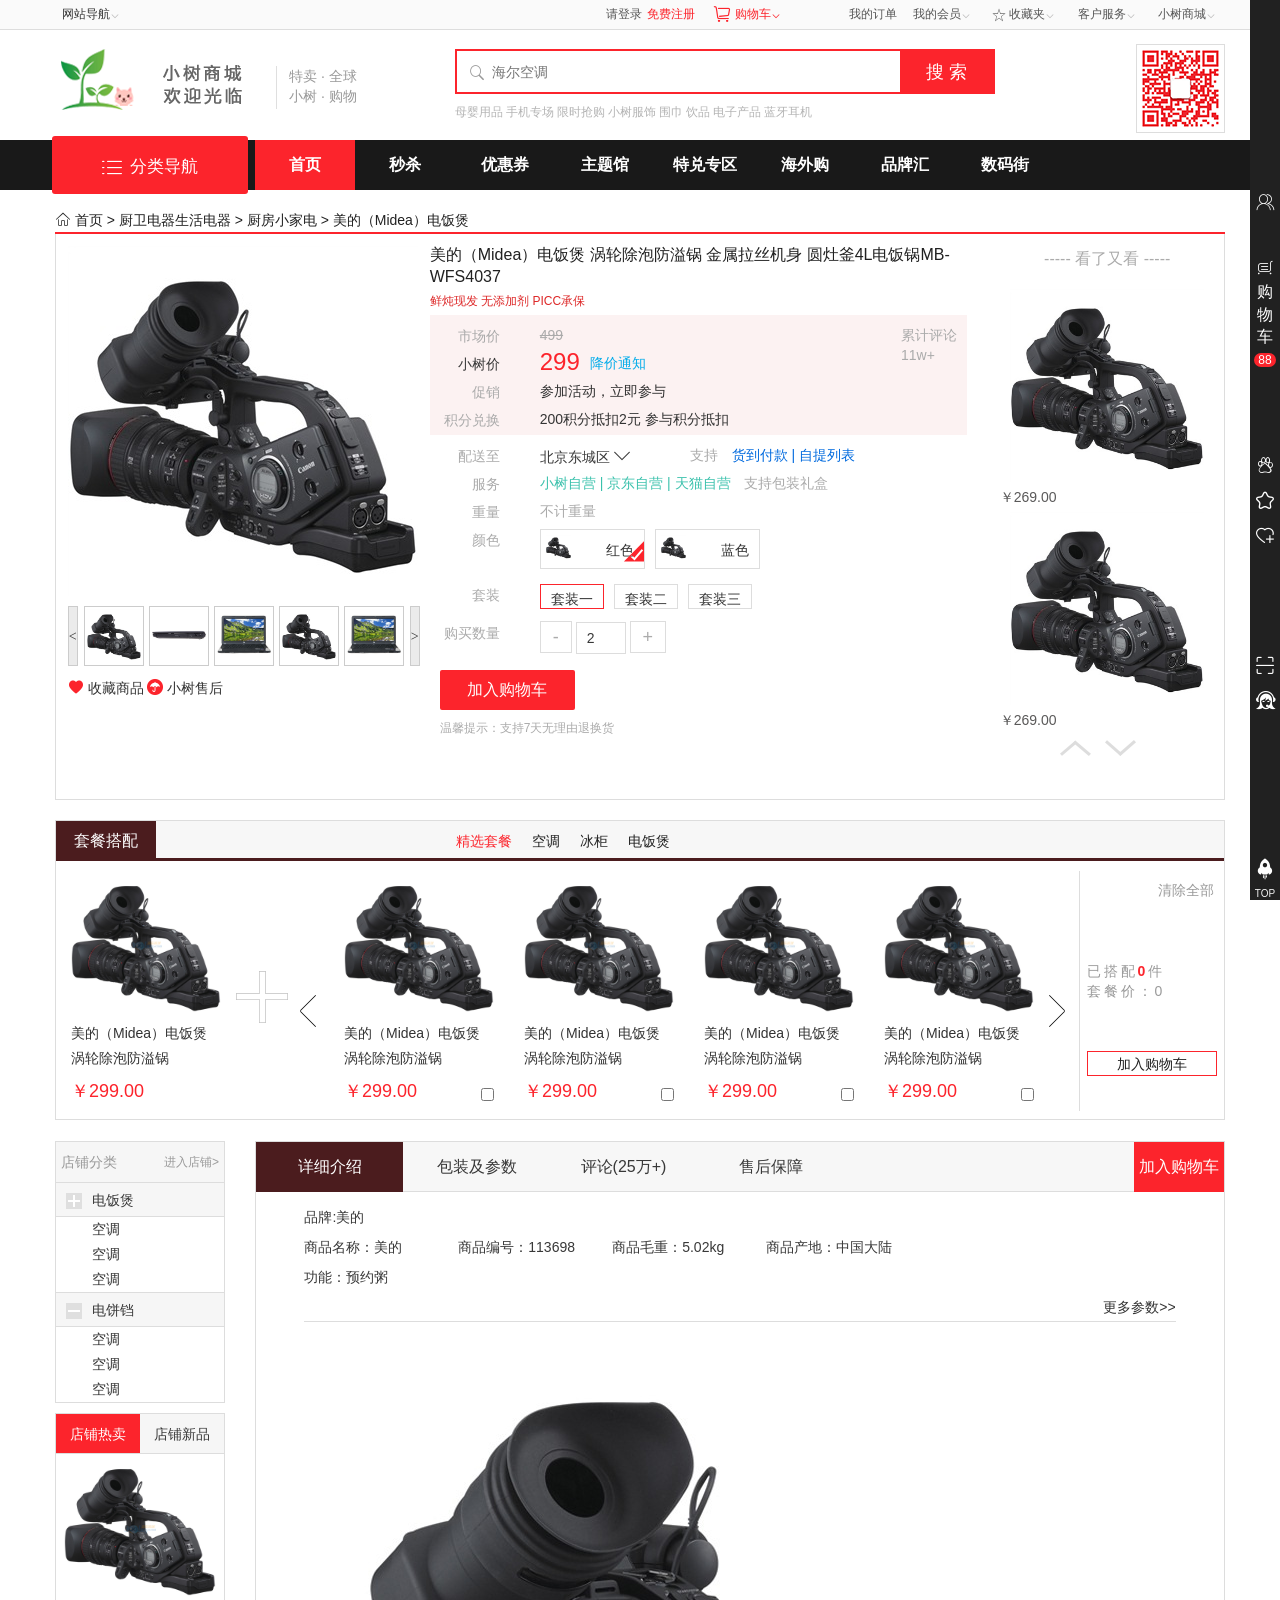
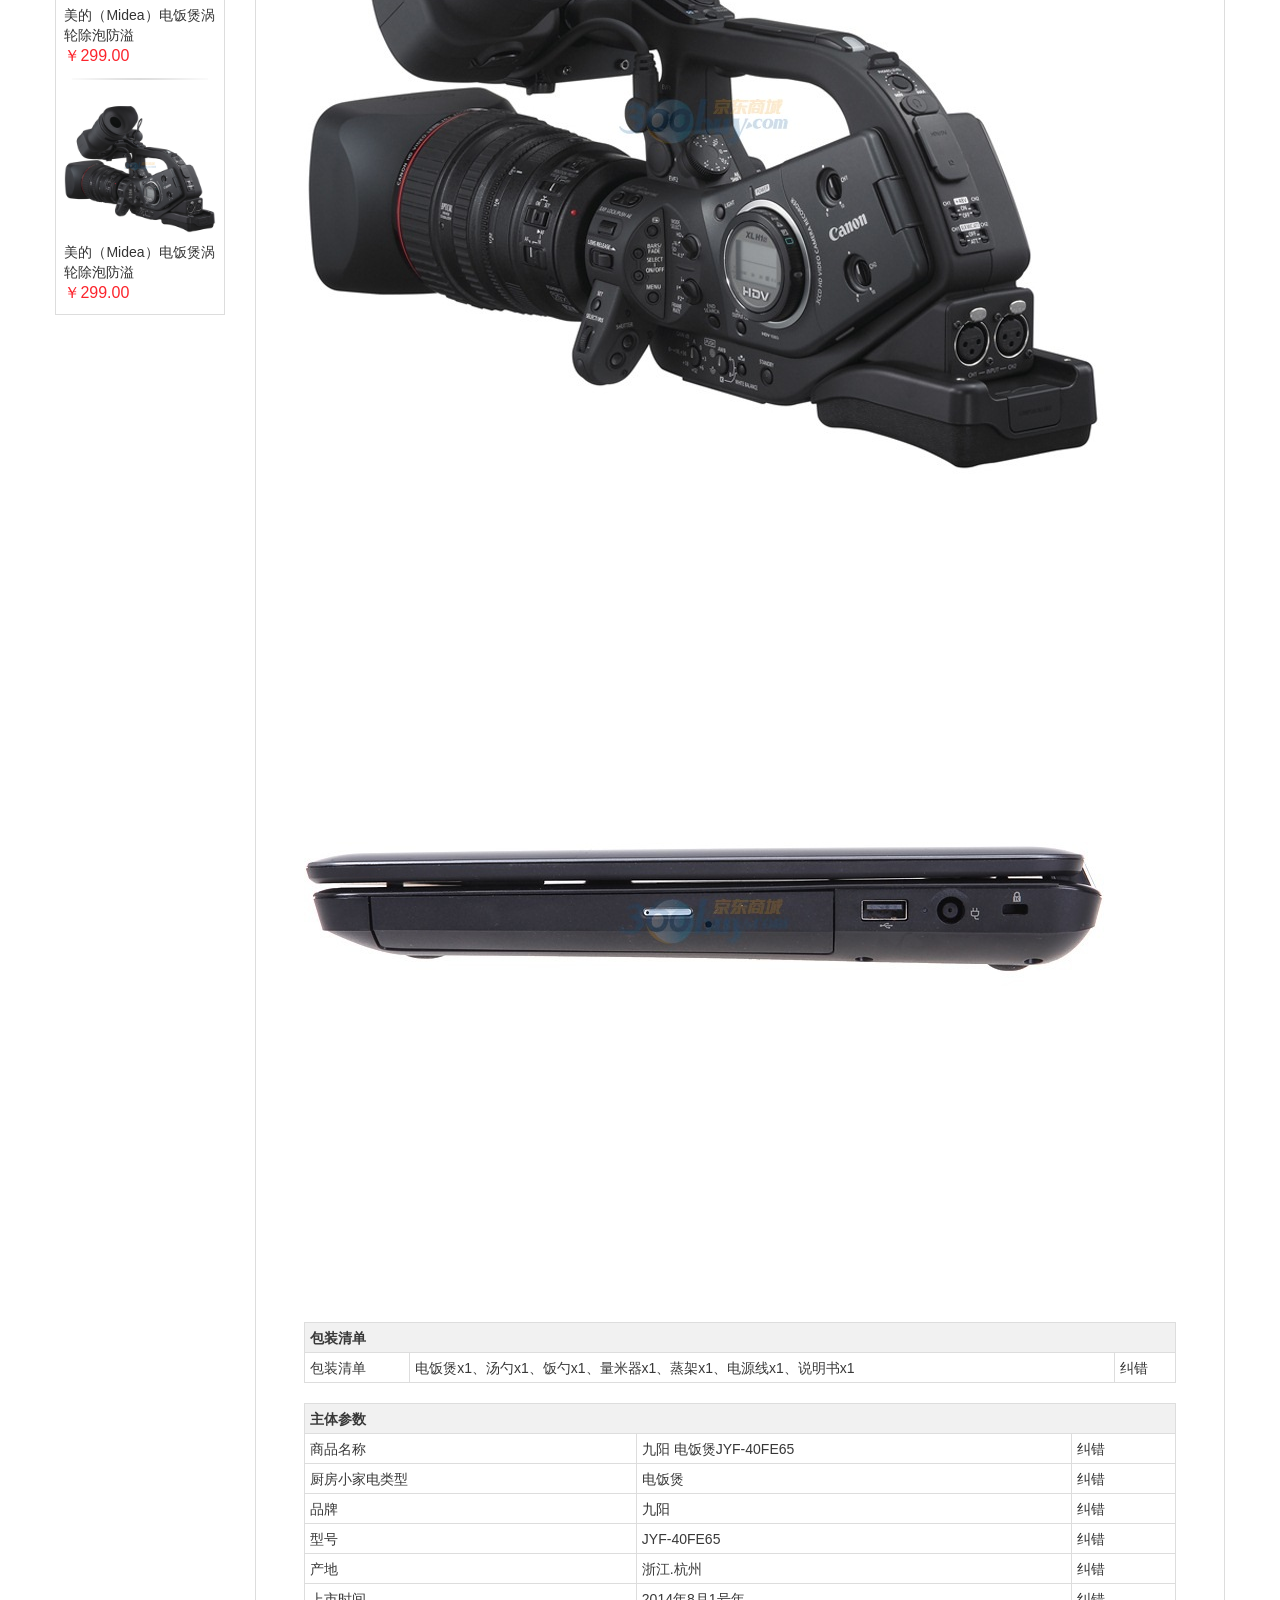
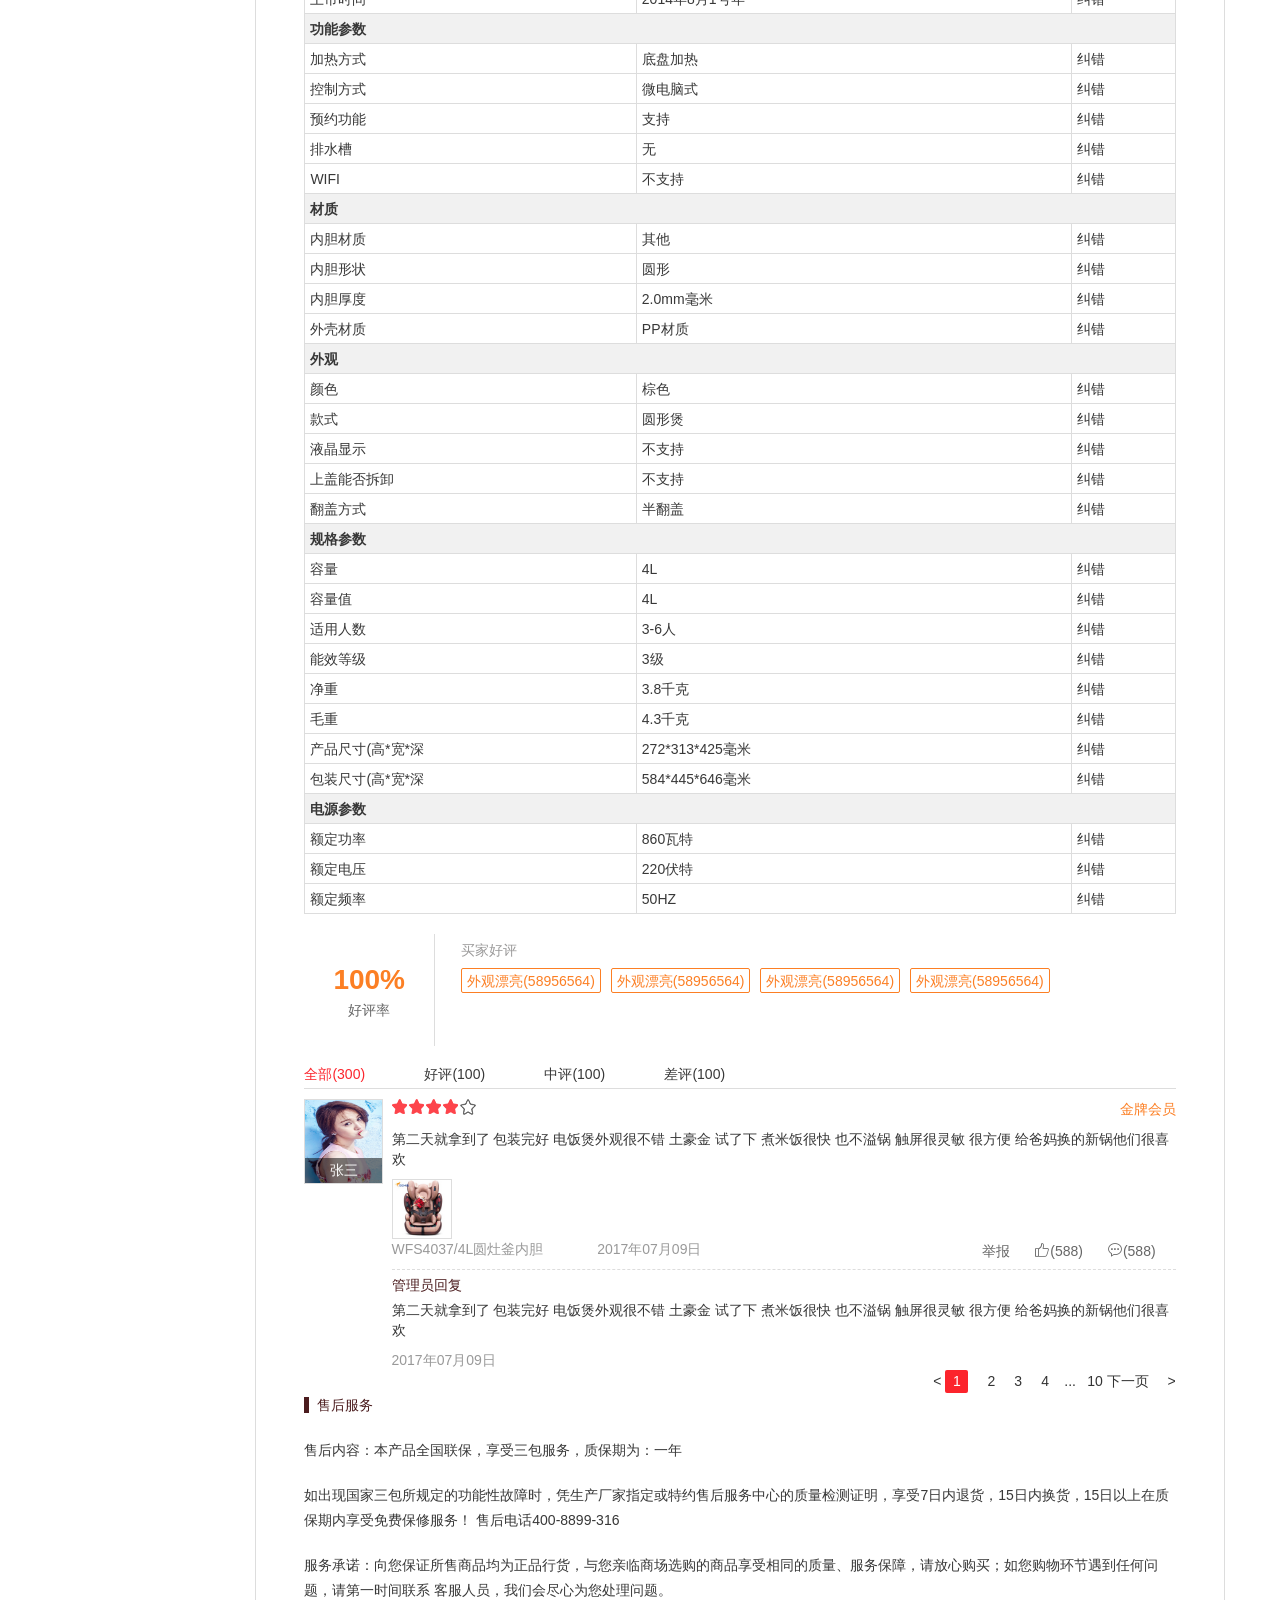
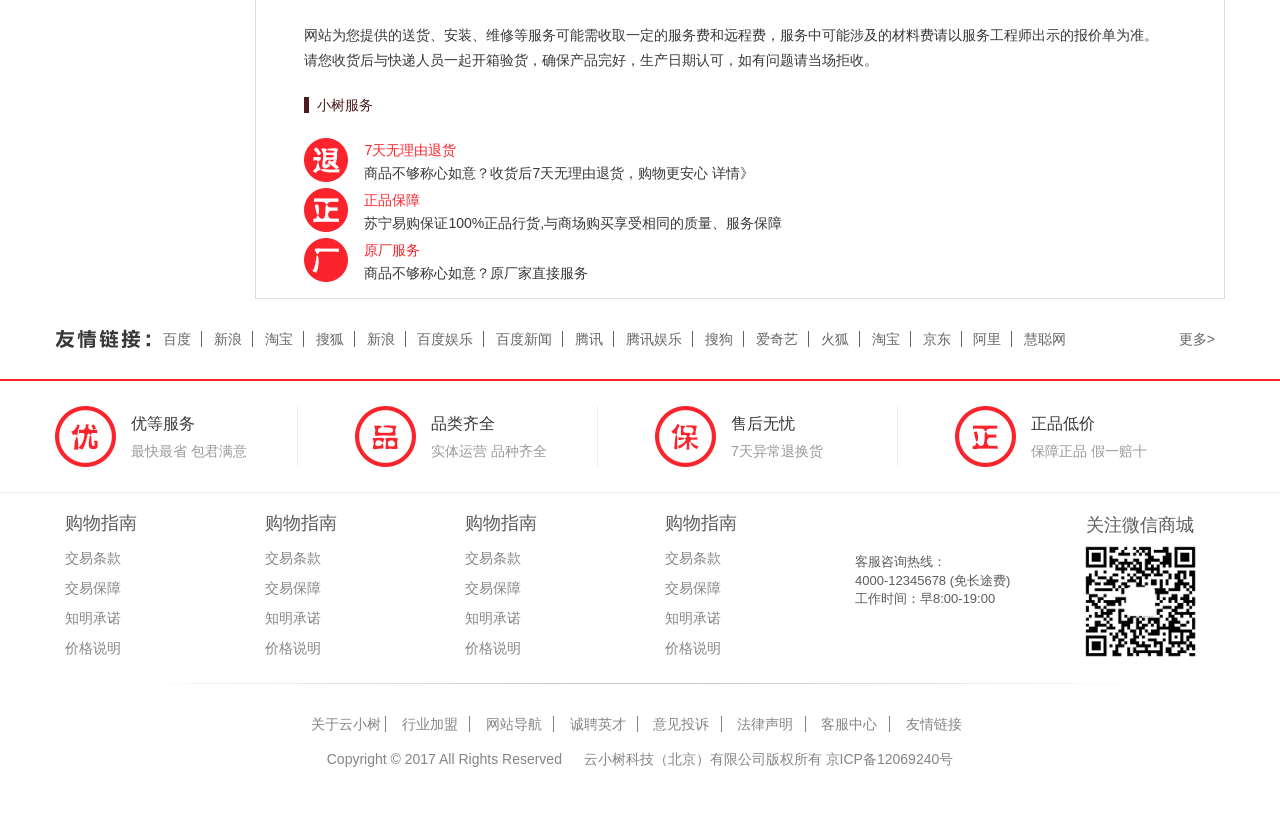
<file: Test/qm-details.html>
<!DOCTYPE html>
<html>

	<head>
		<meta charset="utf-8" />
		<meta http-equiv="X-UA-Compatible" content="IE=edge" />
		<meta http-equiv="Content-Type" content="text/html; charset=utf-8" />
		<meta name="keywords" content="购物网站" />
		<meta name="description" content="购物网站" />
		<title>详情页</title>
		<link type="text/css" href="assets/global/bootstrap/css/bootstrap.min.css" rel="stylesheet" />
		<link type="text/css" href="css/iconfont/iconfont.css" rel="stylesheet" />
		<link type="text/css" href="css/public.css" rel="stylesheet" />
		<link type="text/css" href="css/common.css" rel="stylesheet" />
		<link type="text/css" href="css/list.css" rel="stylesheet" />
		<script type="text/javascript" src="js/jquery-1.11.3.min.js"></script>
		<script type="text/javascript" src="assets/global/bootstrap/js/bootstrap.min.js"></script>
		<script type="text/javascript" src="js/common.js"></script>
		<script type="text/javascript" src="js/jquery-1.4.2.min.js"></script>
		<script type="text/javascript" src="js/jquery.jqzoom.js"></script>
		<script type="text/javascript" src="js/base.js"></script>
	</head>

	<body style="background-color: #fff;">
		<!--头部-->
		<div class="qm-top">
			<div class="container">
				<div class="row">
					<div class="col-xs-1 topnav-divider">
						<a href="javascript:;" class="top-navwidth"><span>网站导航</span><i class="iconfont icon-xiala1"></i></a>
						<div class="topnav-divcon qm-daohang">
							<dl class="topnav-dlitem">
								<dt><a href="javascript:;" target="_blank">特色购物</a></dt>
								<dd>
									<a href="javascript:;" target="_blank" class="hot">男西裤</a>
									<a href="javascript:;" target="_blank">男西裤</a>
									<a href="javascript:;" target="_blank">男西裤</a>
									<a href="javascript:;" target="_blank">男西裤</a>
									<a href="javascript:;" target="_blank">男西裤</a>
									<a href="javascript:;" target="_blank">男西裤</a>
									<a href="javascript:;" target="_blank">男西裤</a>
									<a href="javascript:;" target="_blank">男西裤</a>
									<a href="javascript:;" target="_blank">男西裤</a>
									<a href="javascript:;" target="_blank">男西裤</a>
									<a href="javascript:;" target="_blank">男西裤</a>
									<a href="javascript:;" target="_blank">男西裤</a>
									<a href="javascript:;" target="_blank">男西裤</a>
								</dd>
							</dl>
							<dl class="topnav-dlitem">
								<dt><a href="javascript:;" target="_blank">主题频道</a></dt>
								<dd>
									<a href="javascript:;" target="_blank">男西裤</a>
									<a href="javascript:;" target="_blank">男西裤</a>
									<a href="javascript:;" target="_blank">男西裤</a>
									<a href="javascript:;" target="_blank">男西裤</a>
									<a href="javascript:;" target="_blank">男西裤</a>
									<a href="javascript:;" target="_blank">男西裤</a>
									<a href="javascript:;" target="_blank">男西裤</a>
									<a href="javascript:;" target="_blank">男西裤</a>
									<a href="javascript:;" target="_blank">男西裤</a>
									<a href="javascript:;" target="_blank">男西裤</a>
									<a href="javascript:;" target="_blank">男西裤</a>
									<a href="javascript:;" target="_blank">男西裤</a>
									<a href="javascript:;" target="_blank">男西裤</a>
								</dd>
							</dl>
							<dl class="topnav-dlitem">
								<dt><a href="javascript:;" target="_blank">会员服务</a></dt>
								<dd>
									<a href="javascript:;" target="_blank">男西裤</a>
									<a href="javascript:;" target="_blank">男西裤</a>
									<a href="javascript:;" target="_blank">男西裤</a>
									<a href="javascript:;" target="_blank">男西裤</a>
									<a href="javascript:;" target="_blank">男西裤</a>
									<a href="javascript:;" target="_blank">男西裤</a>
									<a href="javascript:;" target="_blank">男西裤</a>
									<a href="javascript:;" target="_blank">男西裤</a>
									<a href="javascript:;" target="_blank">男西裤</a>
									<a href="javascript:;" target="_blank">男西裤</a>
									<a href="javascript:;" target="_blank">男西裤</a>
									<a href="javascript:;" target="_blank">男西裤</a>
									<a href="javascript:;" target="_blank">男西裤</a>
								</dd>
							</dl>
							<dl class="topnav-dlitem">
								<dt><a href="javascript:;" target="_blank">生活助手</a></dt>
								<dd>
									<a href="javascript:;" target="_blank">男西裤</a>
									<a href="javascript:;" target="_blank">男西裤</a>
									<a href="javascript:;" target="_blank">男西裤</a>
									<a href="javascript:;" target="_blank">男西裤</a>
									<a href="javascript:;" target="_blank">男西裤</a>
									<a href="javascript:;" target="_blank">男西裤</a>
									<a href="javascript:;" target="_blank">男西裤</a>
									<a href="javascript:;" target="_blank">男西裤</a>
									<a href="javascript:;" target="_blank">男西裤</a>
									<a href="javascript:;" target="_blank">男西裤</a>
									<a href="javascript:;" target="_blank">男西裤</a>
									<a href="javascript:;" target="_blank">男西裤</a>
									<a href="javascript:;" target="_blank">男西裤</a>
								</dd>
							</dl>
							<dl class="topnav-dlitem no-rightborder">
								<dt><a href="javascript:;" target="_blank">更多热点</a></dt>
								<dd>
									<a href="javascript:;" target="_blank">男西裤</a>
									<a href="javascript:;" target="_blank">男西裤</a>
									<a href="javascript:;" target="_blank">男西裤</a>
									<a href="javascript:;" target="_blank">男西裤</a>
									<a href="javascript:;" target="_blank">男西裤</a>
									<a href="javascript:;" target="_blank">男西裤</a>
									<a href="javascript:;" target="_blank">男西裤</a>
									<a href="javascript:;" target="_blank">男西裤</a>
									<a href="javascript:;" target="_blank">男西裤</a>
									<a href="javascript:;" target="_blank">男西裤</a>
									<a href="javascript:;" target="_blank">男西裤</a>
									<a href="javascript:;" target="_blank">男西裤</a>
									<a href="javascript:;" target="_blank">男西裤</a>
								</dd>
							</dl>
						</div>
					</div>
					<div class="col-xs-11 text-fr">
						<ul>
							<li>
								<a href="javascript:;"><span>小树商城</span><i class="iconfont icon-xiala1"></i></a>
								<div class="topnav-divcon qmtop-shangchengdiv">
									<dl class="shangcheng-dlitem">
										<dt><img src="images/qr-code-f.jpg"/></dt>
										<dd>
											<a href="javascript:;">微信商城关注</a>
										</dd>
									</dl>
									<dl class="shangcheng-dlitem">
										<dt><img src="images/qr-code-f.jpg"/></dt>
										<dd>
											<a href="javascript:;">手机商城下载</a>
										</dd>
									</dl>
								</div>
							</li>
							<li>
								<a href="javascript:;"><span>客户服务</span><i class="iconfont icon-xiala1"></i></a>
								<div class="topnav-divcon qmtop-servicediv">
									<a href="javascript:;" target="_blank">帮助中心</a>
									<a href="javascript:;" target="_blank">售后服务</a>
									<a href="javascript:;" target="_blank">查找门店</a>
									<a href="javascript:;" target="_blank">建议反馈</a>
									<a href="javascript:;" target="_blank">电话客服</a>
									<a href="javascript:;" target="_blank">在线咨询</a>
								</div>
							</li>
							<li>
								<a href="javascript:;" class="a-width84"><i class="iconfont icon-shoucang-copy"></i><span>收藏夹</span><i class="iconfont icon-xiala1"></i></a>
								<div class="topnav-divcon qmtop-stardiv">
									<a href="javascript:;" target="_blank">收藏的商品</a>
									<a href="javascript:;" target="_blank">收藏的店铺</a>
								</div>
							</li>
							<li>
								<a href="javascript:;"><span>我的会员</span><i class="iconfont icon-xiala1"></i></a>
								<div class="topnav-divcon qmtop-servicediv">
									<a href="javascript:;" target="_blank">待处理订单 <b class="red">1</b></a>
									<a href="javascript:;" target="_blank">信息 <b class="red">1</b></a>
									<a href="javascript:;" target="_blank">我的关注</a>
									<a href="javascript:;" target="_blank">返修退换货</a>
								</div>
							</li>
							<li>
								<a href="javascript:;">我的订单</a>
							</li>
							<li class="shopping-gored">
								<a href="javascript:;" class="a-width100"><i class="iconfont icon-iconfontgouwuche"></i><span>购物车</span><i class="iconfont icon-xiala1"></i></a>
								<!--空购物车-->
								<div class="topnav-divcon qmtop-shoppingcar">
									<i class="icon-emptycar"></i>
									<p class="car-p">购物车空了！ 快逛逛吧</p>
									<p>如果已经添加宝贝，请快速登陆吧</p>
									<a href="javascript:;" class="carlogin-btn">登录</a>
								</div>
								<!--购物车列表-->
								<!--空购物车详情
								<div class="topnav-divcon qmtop-shoppingcar">
									<h2>最近添加商品</h2>
									<dl>
										<dt><a href="javascript:;"><img src="images/images/5_03.png"/></a></dt>
										<dd>
											<a href="javascript:;">晶宏冰箱316变频无霜三门光触媒冰箱</a>
										</dd>
										<a href="javascript:;" class="car-del">删除</a>
										<span class="car-num">￥288.2 X1</span>
									</dl>
									<dl>
										<dt><a href="javascript:;"><img src="images/images/5_03.png"/></a></dt>
										<dd>
											<a href="javascript:;">晶宏冰箱316变频无霜三门光触媒冰箱</a>
										</dd>
										<a href="javascript:;" class="car-del">删除</a>
										<span class="car-num">￥288.2 X1</span>
									</dl>
									<dl>
										<dt><a href="javascript:;"><img src="images/images/5_03.png"/></a></dt>
										<dd>
											<a href="javascript:;">晶宏冰箱316变频无霜三门光触媒冰箱</a>
										</dd>
										<a href="javascript:;" class="car-del">删除</a>
										<span class="car-num">￥288.2 X1</span>
									</dl>
									<div class="go-settlement">
										<span>共18件商品 </span>
										<span>合计：3666</span>
										<a href="javascript:;" class="go-setbtn">去结算</a>
									</div>
								</div>
								-->
							</li>
							<li>
								<a href="javascript:;" class="a-widthauto">请登录</a>
								<a href="javascript:;" class="red ml-5 a-widthauto">免费注册</a>
							</li>

						</ul>
					</div>
				</div>
			</div>
		</div>
		<!--logo-->
		<div class="qm-logocon">
			<div class="container">
				<div class="row">
					<div class="col-md-4 col-xs-6">
						<a href="javascript:;" class="logo">
							<img src="images/logo.png" />
						</a>
						<a class="logon-text">
							<span>特卖 · 全球</span>
							<span>小树 · 购物</span>
						</a>
					</div>
					<div class="col-md-6 col-xs-6">
						<div class="search-div">
							<i class="iconfont icon-sou"></i>
							<input type="text" placeholder="海尔空调" class="search-text" />
							<input type="button" class="search-btn" value="搜 索" />
							<div class="search-divcon">
								<ul>
									<li>
										<a href="javascript:;">冰箱</a>
									</li>
									<li>
										<a href="javascript:;">冰箱</a>
									</li>
									<li>
										<a href="javascript:;">冰箱</a>
									</li>
									<li>
										<a href="javascript:;">冰箱</a>
									</li>
									<li>
										<a href="javascript:;">冰箱</a>
									</li>
								</ul>
							</div>
						</div>
						<div class="search-keyword">
							<span>母婴用品</span>
							<span>手机专场</span>
							<span>限时抢购</span>
							<span>小树服饰</span>
							<span>围巾</span>
							<span>饮品</span>
							<span>电子产品</span>
							<span>蓝牙耳机</span>
						</div>
					</div>
					<div class="col-md-2 col-xs-6">
						<div class="qrcode-div fr">
							<img src="images/qr-code.png" />
						</div>
					</div>
				</div>
			</div>
		</div>
		<div class="qm-logocon" id="qm-headersearch">
			<div class="container">
				<div class="row">
					<div class="col-md-4 col-xs-6">
						<a href="javascript:;" class="logo">
							<img src="images/logo.png" />
						</a>
					</div>
					<div class="col-md-6 col-xs-6">
						<div class="search-div">
							<i class="iconfont icon-sou"></i>
							<input type="text" placeholder="海尔空调" class="search-text" />
							<input type="button" class="search-btn" value="搜 索" />
						</div>
					</div>
					<div class="col-md-2 col-xs-6">
						<a href="javascript:;" class="a-widthauto" style="line-height: 50px;">请登录</a>
						<a href="javascript:;" class="red ml-5 a-widthauto" style="line-height: 50px;">免费注册</a>
					</div>
				</div>
			</div>
		</div>
		<!--nav、banner-->
		<div class="qm-bannercon">
			<!--nav-->
			<div class="nav">
				<div class="container">
					<div class="row">
						<div class="col-md-12 col-xs-12">
							<ul class="main-ul">
								<li>
									<a href="javascript:;" class="main-nav"><i class="iconfont icon-quanbufenlei"></i>分类导航</a>
									<div class="main-tree" style="display: none;">
										<ul>
											<li>
												<a href="javasript:;">
													<span>女装 内衣 </span>
												</a>
												<div class="main-treediv">
													<div class="treediv-left">
														<div class="treediv-channel">
															<ul>
																<li>
																	<a href="javascript:;" target="_blank">男装</a>
																</li>
																<li>
																	<a href="javascript:;" target="_blank">女装</a>
																</li>
																<li>
																	<a href="javascript:;" target="_blank">童装</a>
																</li>
																<li>
																	<a href="javascript:;" target="_blank">内衣</a>
																</li>
																<li>
																	<a href="javascript:;" target="_blank">内裤</a>
																</li>
																<li>
																	<a href="javascript:;" target="_blank">高跟鞋</a>
																</li>
															</ul>
														</div>
														<div class="treediv-nav2 mt-10">
															<dl>
																<dt><a href="javascript:;" target="_blank">女装</a></dt>
																<dd>
																	<a href="javascript:;" target="_blank">女裙</a>
																	<a href="javascript:;" target="_blank">衬衣</a>
																	<a href="javascript:;" target="_blank">丝袜</a>
																	<a href="javascript:;" target="_blank">牛仔裤</a>
																	<a href="javascript:;" target="_blank">背带裤</a>
																	<a href="javascript:;" target="_blank">短裤</a>
																	<a href="javascript:;" target="_blank">亚麻上衣</a>
																	<a href="javascript:;" target="_blank">波西米亚长裙</a>
																	<a href="javascript:;" target="_blank">帽子</a>
																	<a href="javascript:;" target="_blank">背包</a>
																	<a href="javascript:;" target="_blank">T恤</a>
																</dd>
															</dl>
															<dl>
																<dt><a href="javascript:;" target="_blank">男装</a></dt>
																<dd>
																	<a href="javascript:;" target="_blank">衬衫</a>
																	<a href="javascript:;" target="_blank">T恤</a>
																	<a href="javascript:;" target="_blank">西裤</a>
																	<a href="javascript:;" target="_blank">牛仔裤</a>
																	<a href="javascript:;" target="_blank">领带</a>
																	<a href="javascript:;" target="_blank">皮鞋</a>
																	<a href="javascript:;" target="_blank">运动鞋</a>
																	<a href="javascript:;" target="_blank">帆布鞋</a>
																	<a href="javascript:;" target="_blank">手套</a>
																</dd>
															</dl>
															<dl>
																<dt><a href="javascript:;" target="_blank">男装</a></dt>
																<dd>
																	<a href="javascript:;" target="_blank">衬衫</a>
																	<a href="javascript:;" target="_blank">T恤</a>
																	<a href="javascript:;" target="_blank">西裤</a>
																	<a href="javascript:;" target="_blank">牛仔裤</a>
																	<a href="javascript:;" target="_blank">领带</a>
																	<a href="javascript:;" target="_blank">皮鞋</a>
																	<a href="javascript:;" target="_blank">运动鞋</a>
																	<a href="javascript:;" target="_blank">帆布鞋</a>
																	<a href="javascript:;" target="_blank">手套</a>
																</dd>
															</dl>
															<dl>
																<dt><a href="javascript:;" target="_blank">男装</a></dt>
																<dd>
																	<a href="javascript:;" target="_blank">衬衫</a>
																	<a href="javascript:;" target="_blank">T恤</a>
																	<a href="javascript:;" target="_blank">西裤</a>
																	<a href="javascript:;" target="_blank">牛仔裤</a>
																	<a href="javascript:;" target="_blank">领带</a>
																	<a href="javascript:;" target="_blank">皮鞋</a>
																	<a href="javascript:;" target="_blank">运动鞋</a>
																	<a href="javascript:;" target="_blank">帆布鞋</a>
																	<a href="javascript:;" target="_blank">手套</a>
																</dd>
															</dl>
															<dl>
																<dt><a href="javascript:;" target="_blank">男装</a></dt>
																<dd>
																	<a href="javascript:;" target="_blank">衬衫</a>
																	<a href="javascript:;" target="_blank">T恤</a>
																	<a href="javascript:;" target="_blank">西裤</a>
																	<a href="javascript:;" target="_blank">牛仔裤</a>
																	<a href="javascript:;" target="_blank">领带</a>
																	<a href="javascript:;" target="_blank">皮鞋</a>
																	<a href="javascript:;" target="_blank">运动鞋</a>
																	<a href="javascript:;" target="_blank">帆布鞋</a>
																	<a href="javascript:;" target="_blank">手套</a>
																</dd>
															</dl>
															<dl class="no-bottomborder">
																<dt><a href="javascript:;" target="_blank">男装</a></dt>
																<dd>
																	<a href="javascript:;" target="_blank">衬衫</a>
																	<a href="javascript:;" target="_blank">T恤</a>
																	<a href="javascript:;" target="_blank">西裤</a>
																	<a href="javascript:;" target="_blank">牛仔裤</a>
																	<a href="javascript:;" target="_blank">领带</a>
																	<a href="javascript:;" target="_blank">皮鞋</a>
																	<a href="javascript:;" target="_blank">运动鞋</a>
																	<a href="javascript:;" target="_blank">帆布鞋</a>
																	<a href="javascript:;" target="_blank">手套</a>
																</dd>
															</dl>
														</div>
													</div>
													<div class="treediv-right">
														<div class="treediv-rightimglist">
															<a href="javascript:;" class="imgsmall">
																<img src="images/navpinpai-1.jpg" />
															</a>
															<a href="javascript:;" class="imgsmall">
																<img src="images/navpinpai-2.jpg" />
															</a>
															<a href="javascript:;" class="imgsmall">
																<img src="images/navpinpai-3.jpg" />
															</a>
															<a href="javascript:;" class="imgsmall">
																<img src="images/navpinpai-4.jpg" />
															</a>
															<a href="javascript:;" class="imgsmall">
																<img src="images/navpinpai-5.jpg" />
															</a>
															<a href="javascript:;" class="imgsmall">
																<img src="images/navpinpai-6.jpg" />
															</a>
															<a href="javascript:;" class="imgsmall">
																<img src="images/navpinpai-5.jpg" />
															</a>
															<a href="javascript:;" class="imgsmall">
																<img src="images/navpinpai-6.jpg" />
															</a>
															<a href="javascript:;" class="imgbig mt-90">
																<img src="images/navpinpai-7.jpg" />
															</a>
															<a href="javascript:;" class="imgbig mt-10">
																<img src="images/navpinpai-8.jpg" />
															</a>
														</div>
													</div>
												</div>
											</li>
											<li>
												<a href="javascript:;">
													男装 户外运用
												</a>
												<div class="main-treediv">
													2
												</div>
											</li>
											<li>
												<a href="javscript:;">
													女鞋 男鞋 箱包
												</a>
												<div class="main-treediv">
													3
												</div>
											</li>
											<li>
												<a href="javascript:;">
													化妆品 个人护理
												</a>
												<div class="main-treediv">
													4
												</div>
											</li>
											<li>
												<a href="javascript:;">
													腕表 珠宝 眼镜
												</a>
												<div class="main-treediv">
													5
												</div>
											</li>
											<li>
												<a href="javascript:;">
													手机 数码 电脑办公
												</a>
												<div class="main-treediv">
													6
												</div>
											</li>
											<li>
												<a href="javascript:;">
													母婴玩具
												</a>
												<div class="main-treediv">
													7
												</div>
											</li>
											<li>
												<a href="javascript:;">
													零食 进口食品 茶酒
												</a>
												<div class="main-treediv">
													8
												</div>
											</li>
											<li>
												<a href="javascript:;">
													生鲜水果
												</a>
												<div class="main-treediv">
													9
												</div>
											</li>
											<li>
												<a href="javascript:;">
													大家电 生活家电
												</a>
												<div class="main-treediv">
													10
												</div>
											</li>
											<li>
												<a href="javascript:;">
													家具建材
												</a>
												<div class="main-treediv">
													11
												</div>
											</li>
											<li>
												<a href="javascript:;">
													汽车配件 用品
												</a>
												<div class="main-treediv">
													12
												</div>
											</li>
											<li>
												<a href="javascript:;">
													家纺 家饰 鲜花
												</a>
												<div class="main-treediv">
													13
												</div>
											</li>
											<li>
												<a href="javascript:;">
													滋补保健
												</a>
												<div class="main-treediv">
													14
												</div>
											</li>
											<li>
												<a href="javascript:;">
													厨具 收纳 宠物
												</a>
												<div class="main-treediv">
													15
												</div>
											</li>
											<li>
												<a href="javascript:;">图书音像</a>
												<div class="main-treediv">
													16
												</div>
											</li>
										</ul>
									</div>
								</li>
							</ul>
							<ul class="nav-ul">
								<li class="active">
									<a href="javascript:;">首页</a>
								</li>
								<li>
									<a href="javascript:;">秒杀</a>
								</li>
								<li>
									<a href="javascript:;">优惠券</a>
								</li>
								<li>
									<a href="javascript:;">主题馆</a>
								</li>
								<li>
									<a href="javascript:;">特兑专区</a>
								</li>
								<li>
									<a href="javascript:;">海外购</a>
								</li>
								<li>
									<a href="javascript:;">品牌汇</a>
								</li>
								<li>
									<a href="javascript:;">数码街</a>
								</li>
							</ul>
						</div>
					</div>
				</div>
			</div>
		</div>
		<!--
            	内容详情页
            -->
		<div class="qmcontent-detail">
			<div class="container">
				<div class="row">
					<div class="col-md-12">
						<div class="list-home mt-10">
							<i class="iconfont icon-shouye-copy"></i>
							<span>首页 > 厨卫电器生活电器 > 厨房小家电 > 美的（Midea）电饭煲</span>
						</div>
						<div class="qmcontent-detailcon">
							<div class="detailcon-img">
								<center>
									<div id="preview" class="spec-preview"> <span class="jqzoom"><img jqimg="images/b1.jpg" src="images/s1.jpg" /></span> </div>
									<!--缩图开始-->
									<div class="spec-scroll">
										<a class="prev">&lt;</a>
										<a class="next">&gt;</a>
										<div class="items">
											<ul>
												<li><img alt="佳能" bimg="images/b1.jpg" src="images/s1.jpg" onmousemove="preview(this);"></li>
												<li><img alt="佳能" bimg="images/b2.jpg" src="images/s2.jpg" onmousemove="preview(this);"></li>
												<li><img alt="佳能" bimg="images/b3.jpg" src="images/s3.jpg" onmousemove="preview(this);"></li>
												<li><img alt="佳能" bimg="images/b1.jpg" src="images/s1.jpg" onmousemove="preview(this);"></li>
												<li><img alt="佳能" bimg="images/b3.jpg" src="images/s3.jpg" onmousemove="preview(this);"></li>
												<li><img alt="佳能" bimg="images/b1.jpg" src="images/s1.jpg" onmousemove="preview(this);"></li>
												<li><img alt="佳能" bimg="images/b2.jpg" src="images/s2.jpg" onmousemove="preview(this);"></li>
												<li><img alt="佳能" bimg="images/b1.jpg" src="images/s1.jpg" onmousemove="preview(this);"></li>
												<li><img alt="佳能" bimg="images/b2.jpg" src="images/s2.jpg" onmousemove="preview(this);"></li>
												<li><img alt="佳能" bimg="images/b2.jpg" src="images/s2.jpg" onmousemove="preview(this);"></li>
												<li><img alt="佳能" bimg="images/b1.jpg" src="images/s1.jpg" onmousemove="preview(this);"></li>
												<li><img alt="佳能" bimg="images/b2.jpg" src="images/s2.jpg" onmousemove="preview(this);"></li>
											</ul>
										</div>
									</div>
									<!--缩图结束-->
								</center>
								<a href="javascript:;">
									<i class="iconfont icon-shoucang color-fc"></i> 收藏商品
								</a>
								<a href="javascript:;">
									<i class="iconfont icon-shouhou color-fc"></i> 小树售后
								</a>
							</div>
							<div class="detailcon-tit">
								<h5 class="h5-tit">美的（Midea）电饭煲 涡轮除泡防溢锅 金属拉丝机身 圆灶釜4L电饭锅MB-WFS4037</h5>
								<div class="fu-tit">鲜炖现发 无添加剂 PICC承保</div>
								<div class="div-prices">
									<p class="detail-p"><span class="p-tit mr-40 color-ab">市场价</span><s class="color-ab">499</s></p>
									<p class="detail-p"><span class="p-tit mr-40">小树价</span><span class="color-fc font-24 fl" style="margin-top: -8px;">299</span>
										<a href="javascript:;" class="cut-price">降价通知</a>
									</p>
									<p class="detail-p"><span class="p-tit mr-40 color-ab">促销</span>
										<a href="javascript:;">参加活动，立即参与</a>
									</p>
									<p class="detail-p"><span class="p-tit mr-40 color-ab">积分兑换</span>
										<a href="javascript:;">200积分抵扣2元 参与积分抵扣</a>
									</p>
									<div class="eval-wan">
										累计评论<br/>
										<span>11w+</span>
									</div>
								</div>
								<div class="div-margin">
									<div class="detail-p">
										<span class="p-tit mr-40 color-ab">配送至</span>
										<div class="select-region"><span>北京东城区 </span><i class="iconfont icon-xiala"></i></div>
										<span class="color-ab mr-10">支持</span>
										<a href="javascript:;" class="color-006">货到付款</a>
										<span class="color-006">|</span>
										<a href="javascript:;" class="color-006">自提列表</a>
									</div>
									<p class="detail-p"><span class="p-tit mr-40 color-ab">服务</span>
										<a href="javascript:;" class="color-3ac">小树自营</a>
										<span class="color-3ac">|</span>
										<a href="javascript:;" class="color-3ac">京东自营</a>
										<span class="color-3ac">|</span>
										<a href="javascript:;" class="color-3ac">天猫自营</a>
										<span class="color-ab ml-10">支持包装礼盒</span>
									</p>
									<p class="detail-p"><span class="p-tit mr-40 color-ab">重量</span>
										<span class="color-ab">不计重量</span>
									</p>
									<div class="detail-p detail-p40"><span class="p-tit mr-40 color-ab">颜色</span>
										<ul class="detailp-ul">
											<li>
												<a href="javascript:;">
													<img src="images/s1.jpg" />
													<span>红色</span>
												</a>
												<i class="iconfont icon-duigoujiaobiao position-duii"></i>
											</li>
											<li>
												<a href="javascript:;">
													<img src="images/s1.jpg" />
													<span>蓝色</span>
												</a>
											</li>
										</ul>
									</div>
									<div class="detail-p mt-10"><span class="p-tit mr-40 color-ab">套装</span>
										<ul class="detailp-ul2">
											<li class="cur">
												<a href="javascript:;">
													<span>套装一</span>
												</a>
											</li>
											<li>
												<a href="javascript:;">
													<span>套装二</span>
												</a>
											</li>
											<li>
												<a href="javascript:;">
													<span>套装三</span>
												</a>
											</li>
										</ul>
									</div>
									<p class="detail-p mt-10"><span class="p-tit mr-40 color-ab">购买数量</span>

										<span class="buy-num">-</span>
										<input type="text" class="buy-textnum" value="2" />
										<span class="buy-num">+</span>
									</p>
									<a href="javascript:;" class="btngo-buy mt-20">加入购物车</a>
									<p class="color-ab font-12 mt-10">温馨提示：支持7天无理由退换货</p>
								</div>
							</div>
							<div class="detailcon-more">
								<h6>-----&nbsp;看了又看&nbsp;-----</h6>
								<ul>
									<li>
										<a href="javascript:;"><img src="images/s1.jpg" /></a>
										<a href="javascript:;"><span class="dmore-text">￥269.00</span></a>
									</li>
									<li>
										<a href="javascript:;"><img src="images/s1.jpg" /></a>
										<a href="javascript:;"><span class="dmore-text">￥269.00</span></a>
									</li>
								</ul>
								<a href="javascript:;" class="right-on"></a>
								<a href="javascript:;" class="right-next"></a>
							</div>
						</div>
					</div>
				</div>
			</div>
		</div>
		<!--套餐搭配-->
		<div class="buy-packages mt-20">
			<div class="container">
				<div class="row">
					<div class="col-md-12">
						<div class="buy-package">
							<div class="buy-pack-tit">
								<span>套餐搭配</span>
								<ul class="pack-ul">
									<li class="cur">精选套餐</li>
									<li>空调</li>
									<li>冰柜</li>
									<li>电饭煲</li>
								</ul>
							</div>
							<div class="buy-packcon">
								<dl>
									<dt><a href="javascript:;"><img src="images/b1.jpg"/></a></dt>
									<dd>
										<a href="javascript:;">美的（Midea）电饭煲涡轮除泡防溢锅 </a>
									</dd>
									<dd><span class="font-18 color-fc">￥299.00</span></dd>
								</dl>
								<a href="javascript:;" class="pack-pre"></a>
								<a href="javascript:;" class="pack-next"></a>
								<b class="icon-jiapack"></b>
								<dl>
									<dt><a href="javascript:;"><img src="images/b1.jpg"/></a></dt>
									<dd>
										<a href="javascript:;">美的（Midea）电饭煲涡轮除泡防溢锅 </a>
									</dd>
									<dd><span class="font-18 color-fc">￥299.00</span></dd>
									<input type="checkbox" />
								</dl>
								<dl>
									<dt><a href="javascript:;"><img src="images/b1.jpg"/></a></dt>
									<dd>
										<a href="javascript:;">美的（Midea）电饭煲涡轮除泡防溢锅 </a>
									</dd>
									<dd><span class="font-18 color-fc">￥299.00</span></dd>
									<input type="checkbox" />
								</dl>
								<dl>
									<dt><a href="javascript:;"><img src="images/b1.jpg"/></a></dt>
									<dd>
										<a href="javascript:;">美的（Midea）电饭煲涡轮除泡防溢锅 </a>
									</dd>
									<dd><span class="font-18 color-fc">￥299.00</span></dd>
									<input type="checkbox" />
								</dl>
								<dl>
									<dt><a href="javascript:;"><img src="images/b1.jpg"/></a></dt>
									<dd>
										<a href="javascript:;">美的（Midea）电饭煲涡轮除泡防溢锅 </a>
									</dd>
									<dd><span class="font-18 color-fc">￥299.00</span></dd>
									<input type="checkbox" />
								</dl>
								<div class="pack-buynum">
									<a href="javascript:;" class="btn-clear">清除全部</a>
									<span class="mt-90">已搭配<b class="color-fc">0</b>件</span>
									<span>套餐价：0</span>
									<a href="javascript:;" class="btn-joinbuy">加入购物车</a>
								</div>
							</div>
						</div>
					</div>
				</div>
			</div>
		</div>
		<!--详细介绍-->
		<div class="detail-content mt-20">
			<div class="container">
				<div class="row">
					<div class="col-md-2">
						<div class="detail-contentleft">
							<div class="detail-dianpu">
								<h4>店铺分类<a href="javascript:;">进入店铺></a></h4>
								<ul class="dianpu-class">
									<li>
										<span><i class="dianpu-jia"></i>电饭煲</span>
										<div class="dianpu-class2">
											<a href="javascript:;">空调</a>
											<a href="javascript:;">空调</a>
											<a href="javascript:;">空调</a>
										</div>
									</li>
									<li>
										<span><i class="dianpu-jian"></i>电饼铛</span>
										<div class="dianpu-class2">
											<a href="javascript:;">空调</a>
											<a href="javascript:;">空调</a>
											<a href="javascript:;">空调</a>
										</div>
									</li>
								</ul>
							</div>
							<div class="dianpu-xinpin mt-10">
								<ul>
									<li class="active">店铺热卖</li>
									<li>店铺新品</li>
								</ul>
								<div class="dianpuxinpin-con">
									<dl>
										<dt>
												<a href="javascript:;"><img src="images/b1.jpg" /></a>
											</dt>
										<dd>
											<a href="javascript:;">美的（Midea）电饭煲涡轮除泡防溢</a>
										</dd>
										<dd>
											<span class="font-16 color-fc">￥299.00</span>
										</dd>
									</dl>
									<div class="dianpuxinpin-line"></div>
									<dl>
										<dt>
												<a href="javascript:;"><img src="images/b1.jpg" /></a>
											</dt>
										<dd>
											<a href="javascript:;">美的（Midea）电饭煲涡轮除泡防溢</a>
										</dd>
										<dd>
											<span class="font-16 color-fc">￥299.00</span>
										</dd>
									</dl>

								</div>
							</div>
						</div>
					</div>
					<div class="col-md-10">
						<div class="detail-contentright">
							<div class="detail-conrightTit">
								<ul>
									<li class="active">详细介绍</li>
									<li>包装及参数</li>
									<li>评论(25万+)</li>
									<li>售后保障</li>
								</ul>
								<a href="javascript:;" class="dbtn-shoppingcar">加入购物车</a>
							</div>
							<div class="detail-contentrightcon">
								<div class="jieshao">
									<p><span>品牌:美的</span></p>
									<p>
										<span>商品名称：美的</span>
										<span>商品编号：113698</span>
										<span>商品毛重：5.02kg</span>
										<span>商品产地：中国大陆</span>
									</p>
									<p>
										<span>功能：预约粥</span>
									</p>
									<p class="d-line">
										<a href="javascript:;" class="fr">更多参数>></a>
									</p>
									<div>
										<img src="images/b1.jpg" />
									</div>
									<div>
										<img src="images/b2.jpg" />
									</div>
								</div>
								<div class="baozhuang">
									<table id="bzqd_tag" class="pro-para-tbl">
										<tbody>
											<tr>
												<th colspan="3">包装清单</th>
											</tr>
											<tr>
												<td class="name">包装清单</td>
												<td class="val">电饭煲x1、汤勺x1、饭勺x1、量米器x1、蒸架x1、电源线x1、说明书x1</td>
												<td class="err">
													<a href="javascript:void(0);">纠错</a>
												</td>
											</tr>
										</tbody>
									</table>
									<table id="itemParameter" class="pro-para-tbl">
										<tbody>
											<tr>
												<th colspan="3">主体参数</th>
											</tr>
											<tr>
												<td class="name">
													<div class="name-inner"> <span>商品名称</span> </div>
												</td>
												<td class="val">九阳 电饭煲JYF-40FE65</td>
												<td class="err">
													<a href="javascript:void(0);">纠错</a>
												</td>
											</tr>
											<tr>
												<td class="name">
													<div class="name-inner"> <span>厨房小家电类型</span> </div>
												</td>
												<td class="val">电饭煲</td>
												<td class="err">
													<a href="javascript:void(0);">纠错</a>
												</td>
											</tr>
											<tr>
												<td class="name">
													<div class="name-inner"> <span>品牌</span> </div>
												</td>
												<td class="val">
													<a href="//www.suning.com/pinpai/1061-0-0.html" target="_blank">九阳</a>
												</td>
												<td class="err">
													<a href="javascript:void(0);">纠错</a>
												</td>
											</tr>
											<tr>
												<td class="name">
													<div class="name-inner"> <span>型号</span> </div>
												</td>
												<td class="val">JYF-40FE65</td>
												<td class="err">
													<a href="javascript:void(0);">纠错</a>
												</td>
											</tr>
											<tr>
												<td class="name">
													<div class="name-inner"> <span>产地</span> </div>
												</td>
												<td class="val">浙江.杭州</td>
												<td class="err">
													<a href="javascript:void(0);">纠错</a>
												</td>
											</tr>
											<tr>
												<td class="name">
													<div class="name-inner"> <span>上市时间</span> </div>
												</td>
												<td class="val">2014年8月1号年</td>
												<td class="err">
													<a href="javascript:void(0);">纠错</a>
												</td>
											</tr>
											<tr>
												<th colspan="3">功能参数</th>
											</tr>
											<tr>
												<td class="name">
													<div class="name-inner"> <span>加热方式</span> </div>
												</td>
												<td class="val">底盘加热</td>
												<td class="err">
													<a href="javascript:void(0);">纠错</a>
												</td>
											</tr>
											<tr>
												<td class="name">
													<div class="name-inner"> <span>控制方式</span> </div>
												</td>
												<td class="val">微电脑式</td>
												<td class="err">
													<a href="javascript:void(0);">纠错</a>
												</td>
											</tr>
											<tr>
												<td class="name">
													<div class="name-inner"> <span>预约功能</span> </div>
												</td>
												<td class="val">支持</td>
												<td class="err">
													<a href="javascript:void(0);">纠错</a>
												</td>
											</tr>
											<tr>
												<td class="name">
													<div class="name-inner"> <span>排水槽</span> </div>
												</td>
												<td class="val">无</td>
												<td class="err">
													<a href="javascript:void(0);">纠错</a>
												</td>
											</tr>
											<tr>
												<td class="name">
													<div class="name-inner"> <span>WIFI</span> </div>
												</td>
												<td class="val">不支持</td>
												<td class="err">
													<a href="javascript:void(0);">纠错</a>
												</td>
											</tr>
											<tr>
												<th colspan="3">材质</th>
											</tr>
											<tr>
												<td class="name">
													<div class="name-inner"> <span>内胆材质</span> </div>
												</td>
												<td class="val">其他</td>
												<td class="err">
													<a href="javascript:void(0);">纠错</a>
												</td>
											</tr>
											<tr>
												<td class="name">
													<div class="name-inner"> <span>内胆形状</span> </div>
												</td>
												<td class="val">圆形</td>
												<td class="err">
													<a href="javascript:void(0);">纠错</a>
												</td>
											</tr>
											<tr>
												<td class="name">
													<div class="name-inner"> <span>内胆厚度</span> </div>
												</td>
												<td class="val">2.0mm毫米</td>
												<td class="err">
													<a href="javascript:void(0);">纠错</a>
												</td>
											</tr>
											<tr>
												<td class="name">
													<div class="name-inner"> <span>外壳材质</span> </div>
												</td>
												<td class="val">PP材质</td>
												<td class="err">
													<a href="javascript:void(0);">纠错</a>
												</td>
											</tr>
											<tr>
												<th colspan="3">外观</th>
											</tr>
											<tr>
												<td class="name">
													<div class="name-inner"> <span>颜色</span> </div>
												</td>
												<td class="val">棕色</td>
												<td class="err">
													<a href="javascript:void(0);">纠错</a>
												</td>
											</tr>
											<tr>
												<td class="name">
													<div class="name-inner"> <span>款式</span> </div>
												</td>
												<td class="val">圆形煲</td>
												<td class="err">
													<a href="javascript:void(0);">纠错</a>
												</td>
											</tr>
											<tr>
												<td class="name">
													<div class="name-inner"> <span>液晶显示</span> </div>
												</td>
												<td class="val">不支持</td>
												<td class="err">
													<a href="javascript:void(0);">纠错</a>
												</td>
											</tr>
											<tr>
												<td class="name">
													<div class="name-inner"> <span>上盖能否拆卸</span> </div>
												</td>
												<td class="val">不支持</td>
												<td class="err">
													<a href="javascript:void(0);">纠错</a>
												</td>
											</tr>
											<tr>
												<td class="name">
													<div class="name-inner"> <span>翻盖方式</span> </div>
												</td>
												<td class="val">半翻盖</td>
												<td class="err">
													<a href="javascript:void(0);">纠错</a>
												</td>
											</tr>
											<tr>
												<th colspan="3">规格参数</th>
											</tr>
											<tr>
												<td class="name">
													<div class="name-inner"> <span>容量</span> </div>
												</td>
												<td class="val">4L</td>
												<td class="err">
													<a href="javascript:void(0);">纠错</a>
												</td>
											</tr>
											<tr>
												<td class="name">
													<div class="name-inner"> <span>容量值</span> </div>
												</td>
												<td class="val">4L</td>
												<td class="err">
													<a href="javascript:void(0);">纠错</a>
												</td>
											</tr>
											<tr>
												<td class="name">
													<div class="name-inner"> <span>适用人数</span> </div>
												</td>
												<td class="val">3-6人</td>
												<td class="err">
													<a href="javascript:void(0);">纠错</a>
												</td>
											</tr>
											<tr>
												<td class="name">
													<div class="name-inner"> <span>能效等级</span>
														<a href="javascript:void(0);" name="item_122966495_canshu_shuoming" class="pro-para-help"></a>
														<div class="pro-para-tip" style="display: none;"> <i></i>
															<a href="javascript:void(0);" class="close">×</a>&nbsp;&nbsp;&nbsp;&nbsp;能效等级标准是国家对于平板电视、液晶电视出台的相关能效规定，其中一级为最高等级，是节能产品的目标值，指标确定在当前市场同类产品的最高水平；二级为节能产品评价等级，指标按照当前同类产品能效前20%左右设定；三级为市场准入等级，主要用于淘汰市场上高耗能产品，指标按照淘汰15%左右低效产品设定 </div>
													</div>
												</td>
												<td class="val">3级</td>
												<td class="err">
													<a href="javascript:void(0);">纠错</a>
												</td>
											</tr>
											<tr>
												<td class="name">
													<div class="name-inner"> <span>净重</span> </div>
												</td>
												<td class="val">3.8千克</td>
												<td class="err">
													<a href="javascript:void(0);">纠错</a>
												</td>
											</tr>
											<tr>
												<td class="name">
													<div class="name-inner"> <span>毛重</span> </div>
												</td>
												<td class="val">4.3千克</td>
												<td class="err">
													<a href="javascript:void(0);">纠错</a>
												</td>
											</tr>
											<tr>
												<td class="name">
													<div class="name-inner"> <span>产品尺寸(高*宽*深</span> </div>
												</td>
												<td class="val">272*313*425毫米</td>
												<td class="err">
													<a href="javascript:void(0);">纠错</a>
												</td>
											</tr>
											<tr>
												<td class="name">
													<div class="name-inner"> <span>包装尺寸(高*宽*深</span> </div>
												</td>
												<td class="val">584*445*646毫米</td>
												<td class="err">
													<a href="javascript:void(0);">纠错</a>
												</td>
											</tr>
											<tr>
												<th colspan="3">电源参数</th>
											</tr>
											<tr>
												<td class="name">
													<div class="name-inner"> <span>额定功率</span> </div>
												</td>
												<td class="val">860瓦特</td>
												<td class="err">
													<a href="javascript:void(0);">纠错</a>
												</td>
											</tr>
											<tr>
												<td class="name">
													<div class="name-inner"> <span>额定电压</span> </div>
												</td>
												<td class="val">220伏特</td>
												<td class="err">
													<a href="javascript:void(0);">纠错</a>
												</td>
											</tr>
											<tr>
												<td class="name">
													<div class="name-inner"> <span>额定频率</span> </div>
												</td>
												<td class="val">50HZ</td>
												<td class="err">
													<a href="javascript:void(0);">纠错</a>
												</td>
											</tr>
										</tbody>
									</table>
								</div>
								<div class="pingjia">
									<div class="pingjia-header">
										<div class="pingjia-headerleft">
											<span>100%</span><br/> 好评率
										</div>
										<div class="pingjia-header-right">
											<h4>买家好评</h4>
											<div class="pingjia-header-rightcon">
												<ul>
													<li>外观漂亮(58956564)</li>
													<li>外观漂亮(58956564)</li>
													<li>外观漂亮(58956564)</li>
													<li>外观漂亮(58956564)</li>
												</ul>
											</div>
										</div>
									</div>
									<div class="pingjia-con">
										<div class="pingjiacon-h">
											<ul>
												<li class="active">全部(300)</li>
												<li>好评(100)</li>
												<li>中评(100)</li>
												<li>差评(100)</li>
											</ul>
										</div>
										<div class="pingjiacon-c">
											<div class="pingjia-tou">
												<img src="images/person.jpg" />
												<div class="tou-text">张三</div>
											</div>
											<div class="pingjia-nei">
												<div class="pingjia-level1">
													<div class="pingjia-star">
														<a href="javascript:;" class="active"></a>
														<a href="javascript:;" class="active"></a>
														<a href="javascript:;" class="active"></a>
														<a href="javascript:;" class="active"></a>
														<a href="javascript:;"></a>
														<span class="fr color-fc7">金牌会员</span>
													</div>
													<div class="pingjia-text">
														第二天就拿到了 包装完好 电饭煲外观很不错 土豪金 试了下 煮米饭很快 也不溢锅 触屏很灵敏 很方便 给爸妈换的新锅他们很喜欢
													</div>
													<div class="pingjia-imgs">
														<a href="javascript:;"><img src="images/images/5_03.png" /></a>
													</div>
													<div class="pingjia-author">
														<span>WFS4037/4L圆灶釜内胆</span>
														<span>2017年07月09日</span>
														<div class="pingjia-operate">
															<span>举报</span>
															<span><i class="iconfont icon-dianzan"></i>(588)</span>
															<span><i class="iconfont icon-pinglun"></i>(588)</span>
														</div>
													</div>
												</div>
												<div class="pingjia-level2">
													<p class="color-4b1">管理员回复</p>
													<div class="pingjia-text">
														第二天就拿到了 包装完好 电饭煲外观很不错 土豪金 试了下 煮米饭很快 也不溢锅 触屏很灵敏 很方便 给爸妈换的新锅他们很喜欢
													</div>
													<div class="pingjia-author">
														<span>2017年07月09日</span>
													</div>
												</div>
											</div>
											<div class="eval-page">
												<a href="javascript:;">&lt;</a>
												<a href="javascript:;" class="active">1</a>
												<a href="javascript:;">2</a>
												<a href="javascript:;">3</a>
												<a href="javascript:;">4</a>
												<a href="javascript:;">...</a>
												<a href="javascript:;">10</a>
												<a href="javascript:;">下一页</a>
												<a href="javascript:;">&gt;</a>
											</div>
										</div>
									</div>
								</div>
								<div class="cust-service">
									<p><span class="cust-span">售后服务</span></p>
									<p>
										售后内容：本产品全国联保，享受三包服务，质保期为：一年
									</p>
									<p>
										如出现国家三包所规定的功能性故障时，凭生产厂家指定或特约售后服务中心的质量检测证明，享受7日内退货，15日内换货，15日以上在质保期内享受免费保修服务！ 售后电话400-8899-316
									</p>
									<p>
										服务承诺：向您保证所售商品均为正品行货，与您亲临商场选购的商品享受相同的质量、服务保障，请放心购买；如您购物环节遇到任何问题，请第一时间联系 客服人员，我们会尽心为您处理问题。
									</p>
									<p>
										网站为您提供的送货、安装、维修等服务可能需收取一定的服务费和远程费，服务中可能涉及的材料费请以服务工程师出示的报价单为准。 请您收货后与快递人员一起开箱验货，确保产品完好，生产日期认可，如有问题请当场拒收。
									</p>
									<p><span class="cust-span">小树服务</span></p>
									<div class="mayi-service">
										<div class="service-qmimg"></div>
										<div class="service-qmtext">
											<span class="service-qmtit">7天无理由退货</span>
											<span class="service-qmtextt">商品不够称心如意？收货后7天无理由退货，购物更安心  详情》 </span>
										</div>
									</div>
									<div class="mayi-service">
										<div class="service-qmimg2"></div>
										<div class="service-qmtext">
											<span class="service-qmtit">正品保障</span>
											<span class="service-qmtextt">苏宁易购保证100%正品行货,与商场购买享受相同的质量、服务保障</span>
										</div>
									</div>
									<div class="mayi-service">
										<div class="service-qmimg3"></div>
										<div class="service-qmtext">
											<span class="service-qmtit">原厂服务</span>
											<span class="service-qmtextt">商品不够称心如意？原厂家直接服务</span>
										</div>
									</div>
								</div>
							</div>
						</div>
					</div>
				</div>
			</div>
		</div>
		<!--友情链接-->
		<div class="friendship-link mt-30 mb-30">
			<div class="container">
				<div class="row">
					<div class="col-md-12 col-xs-12">
						<div class="friends-text">
							<span class="friend-icon"></span>

							<div class="friend-div">
								<a href="javascript:;">百度</a>
								<a href="javascript:;">新浪</a>
								<a href="javascript:;">淘宝</a>
								<a href="javascript:;">搜狐</a>
								<a href="javascript:;">新浪</a>
								<a href="javascript:;">百度娱乐</a>
								<a href="javascript:;">百度新闻</a>
								<a href="javascript:;">腾讯</a>
								<a href="javascript:;">腾讯娱乐</a>
								<a href="javascript:;">搜狗</a>
								<a href="javascript:;">爱奇艺</a>
								<a href="javascript:;">火狐</a>
								<a href="javascript:;">淘宝</a>
								<a href="javascript:;">京东</a>
								<a href="javascript:;">阿里</a>
								<a href="javascript:;">慧聪网</a>
							</div>
							<a href="javscript:;" class="link-more">更多></a>
						</div>
					</div>
				</div>
			</div>
		</div>
		<!--底部-->
		<div class="qm-bottom">
			<div class="container">
				<div class="row">
					<div class="col-md-3">
						<div class="qmbottom-img">
							<dl>
								<dt class="quality-you"></dt>
								<dd>
									<h2>优等服务</h2>
									<span>最快最省 包君满意</span>
								</dd>
							</dl>
						</div>
					</div>
					<div class="col-md-3">
						<div class="qmbottom-img">
							<dl>
								<dt class="quality-pin"></dt>
								<dd>
									<h2>品类齐全</h2>
									<span>实体运营 品种齐全</span>
								</dd>
							</dl>
						</div>
					</div>
					<div class="col-md-3">
						<div class="qmbottom-img">
							<dl>
								<dt class="quality-bao"></dt>
								<dd>
									<h2>售后无忧</h2>
									<span>7天异常退换货</span>
								</dd>
							</dl>
						</div>
					</div>
					<div class="col-md-3">
						<div class="qmbottom-img">
							<dl class="no-rightborder">
								<dt class="quality-zheng"></dt>
								<dd>
									<h2>正品低价</h2>
									<span>保障正品  假一赔十</span>
								</dd>
							</dl>
						</div>
					</div>
				</div>
			</div>
		</div>
		<div class="qm-footer">
			<div class="container">
				<div class="row">
					<div class="col-md-2">
						<div class="qm-footertext">
							<h3>购物指南</h3>
							<a href="javascript:;">交易条款</a>
							<a href="javascript:;">交易保障</a>
							<a href="javascript:;">知明承诺</a>
							<a href="javascript:;">价格说明</a>
						</div>
					</div>
					<div class="col-md-2">
						<div class="qm-footertext">
							<h3>购物指南</h3>
							<a href="javascript:;">交易条款</a>
							<a href="javascript:;">交易保障</a>
							<a href="javascript:;">知明承诺</a>
							<a href="javascript:;">价格说明</a>
						</div>
					</div>
					<div class="col-md-2">
						<div class="qm-footertext">
							<h3>购物指南</h3>
							<a href="javascript:;">交易条款</a>
							<a href="javascript:;">交易保障</a>
							<a href="javascript:;">知明承诺</a>
							<a href="javascript:;">价格说明</a>
						</div>
					</div>
					<div class="col-md-2">
						<div class="qm-footertext">
							<h3>购物指南</h3>
							<a href="javascript:;">交易条款</a>
							<a href="javascript:;">交易保障</a>
							<a href="javascript:;">知明承诺</a>
							<a href="javascript:;">价格说明</a>
						</div>
					</div>
					<div class="col-md-2">
						<div class="qm-tel">
							客服咨询热线：<br/> 4000-12345678 (免长途费)<br/> 工作时间：早8:00-19:00
						</div>

					</div>
					<div class="col-md-2">
						<div class="qm-code">
							<h4>关注微信商城</h4>
							<img src="images/qr-code-f.jpg" />
						</div>

					</div>
				</div>
				<div class="row">
					<div class="col-md-12">
						<div class="footer-line"></div>
						<div class="fooer-recordtext">
							<a href="javascript:;">
								关于云小树
							</a>
							<a href="javascript:;">
								行业加盟
							</a>
							<a href="javascript:;">
								网站导航
							</a>
							<a href="javascript:;">
								诚聘英才
							</a>
							<a href="javascript:;">
								意见投诉
							</a>
							<a href="javascript:;">
								法律声明
							</a>
							<a href="javascript:;">
								客服中心
							</a>
							<a href="javascript:;" class="no-rightborder">
								友情链接
							</a>
							<p class="footer-record">Copyright © 2017 All Rights Reserved 　 云小树科技（北京）有限公司版权所有 京ICP备12069240号</p>
						</div>
					</div>
				</div>
			</div>
		</div>
		<!--
            	右侧固定导航
            -->
		<div class="qm-rightnavfixed">
			<a href="javascript:;" class="qm-righta qm-person">
				<i class="iconfont icon-person-copy icon-color-fff font-18"></i>
				<div class="qm-rightdiv">小树会员</div>
			</a>
			<a href="javascript:;" class="qm-righta qm-shoppingcar">
				<i class="iconfont icon-icon icon-color-fff font-18"></i>
				<span class="qm-shopping-text">购物车</span>
				<span class="shopping-num">88</span>
			</a>
			<div class="qm-rightshoppingcar rightborder-s">
				<h5>
					<i class="iconfont icon-iconfontgouwuche"></i>购物车 
					<a href="javascript:;" class="close-btn"><i class="iconfont icon-close"></i></a>
				</h5>
				<!--空购物车-->
				<!--购物车列表详情
				<div class="topnav-divcon qmtop-shoppingcar">
					<i class="icon-emptycar"></i>
					<p class="car-p">购物车空了！ 快逛逛吧</p>
					<p>如果已经添加宝贝，请快速登陆吧</p>
					<a href="javascript:;" class="carlogin-btn">登录</a>
				</div>
				-->
				<!--购物车列表-->
				<div class="topnav-divcon qmtop-shoppingcar">
					<dl>
						<dt><a href="javascript:;"><img src="images/images/5_03.png"/></a></dt>
						<dd>
							<a href="javascript:;">晶宏冰箱316变频无霜三门光触媒冰箱</a>
						</dd>
						<a href="javascript:;" class="car-del">删除</a>
						<span class="car-num">￥288.2 X1</span>
					</dl>
					<dl>
						<dt><a href="javascript:;"><img src="images/images/5_03.png"/></a></dt>
						<dd>
							<a href="javascript:;">晶宏冰箱316变频无霜三门光触媒冰箱</a>
						</dd>
						<a href="javascript:;" class="car-del">删除</a>
						<span class="car-num">￥288.2 X1</span>
					</dl>
					<dl>
						<dt><a href="javascript:;"><img src="images/images/5_03.png"/></a></dt>
						<dd>
							<a href="javascript:;">晶宏冰箱316变频无霜三门光触媒冰箱</a>
						</dd>
						<a href="javascript:;" class="car-del">删除</a>
						<span class="car-num">￥288.2 X1</span>
					</dl>
					<dl>
						<dt><a href="javascript:;"><img src="images/images/5_03.png"/></a></dt>
						<dd>
							<a href="javascript:;">晶宏冰箱316变频无霜三门光触媒冰箱</a>
						</dd>
						<a href="javascript:;" class="car-del">删除</a>
						<span class="car-num">￥288.2 X1</span>
					</dl>
					<dl>
						<dt><a href="javascript:;"><img src="images/images/5_03.png"/></a></dt>
						<dd>
							<a href="javascript:;">晶宏冰箱316变频无霜三门光触媒冰箱</a>
						</dd>
						<a href="javascript:;" class="car-del">删除</a>
						<span class="car-num">￥288.2 X1</span>
					</dl>
					<dl>
						<dt><a href="javascript:;"><img src="images/images/5_03.png"/></a></dt>
						<dd>
							<a href="javascript:;">晶宏冰箱316变频无霜三门光触媒冰箱</a>
						</dd>
						<a href="javascript:;" class="car-del">删除</a>
						<span class="car-num">￥288.2 X1</span>
					</dl>
					<dl>
						<dt><a href="javascript:;"><img src="images/images/5_03.png"/></a></dt>
						<dd>
							<a href="javascript:;">晶宏冰箱316变频无霜三门光触媒冰箱</a>
						</dd>
						<a href="javascript:;" class="car-del">删除</a>
						<span class="car-num">￥288.2 X1</span>
					</dl>
				</div>
				<div class="go-settlement">
					<span>共18件商品 </span>
					<span>合计：3666</span>
					<a href="javascript:;" class="go-setbtn">去结算</a>
				</div>
			</div>
			<a href="javascript:;" class="qm-righta qm-zuji">
				<i class="iconfont icon-207 icon-color-fff font-18"></i>
				<div class="qm-rightdiv">我的足迹</div>
			</a>
			<a href="javascript:;" class="qm-righta qm-star">
				<i class="iconfont icon-shoucang1 icon-color-fff font-18"></i>
				<div class="qm-rightdiv">我的收藏</div>
			</a>
			<a href="javascript:;" class="qm-righta qm-guanzhu">
				<i class="iconfont icon-guanzhu icon-color-fff font-18"></i>
				<div class="qm-rightdiv">我的关注</div>
			</a>
			<a href="javascript:;" class="qm-righta qm-record">
				<i class="iconfont icon-erweima icon-color-fff font-18"></i>
				<div class="qm-rightdiv qm-erweimaright">
					<img src="images/qr-code-f.jpg" />
					<span>微信扫一扫</span>
				</div>
			</a>
			<a href="javascript:;" class="qm-righta qm-telservice">
				<i class="iconfont icon-zaixiankefu icon-color-fff font-18"></i>
				<div class="qm-rightdiv">在线咨询</div>
			</a>
			<a href="javascript:;" class="qm-righta qm-Totop" id="qm-top">
				<i class="iconfont icon-fanhuidingbu icon-color-fff font-24"></i>
				<p>TOP</p>
			</a>
		</div>
	</body>
	<script type="text/javascript">
		$(function(){
			$(".main-ul").hover(function() {
				$(this).find(".main-tree").show();
			},
			function() {
				$(this).find(".main-tree").hide();
			})
		})
	</script>

</html>
</file>
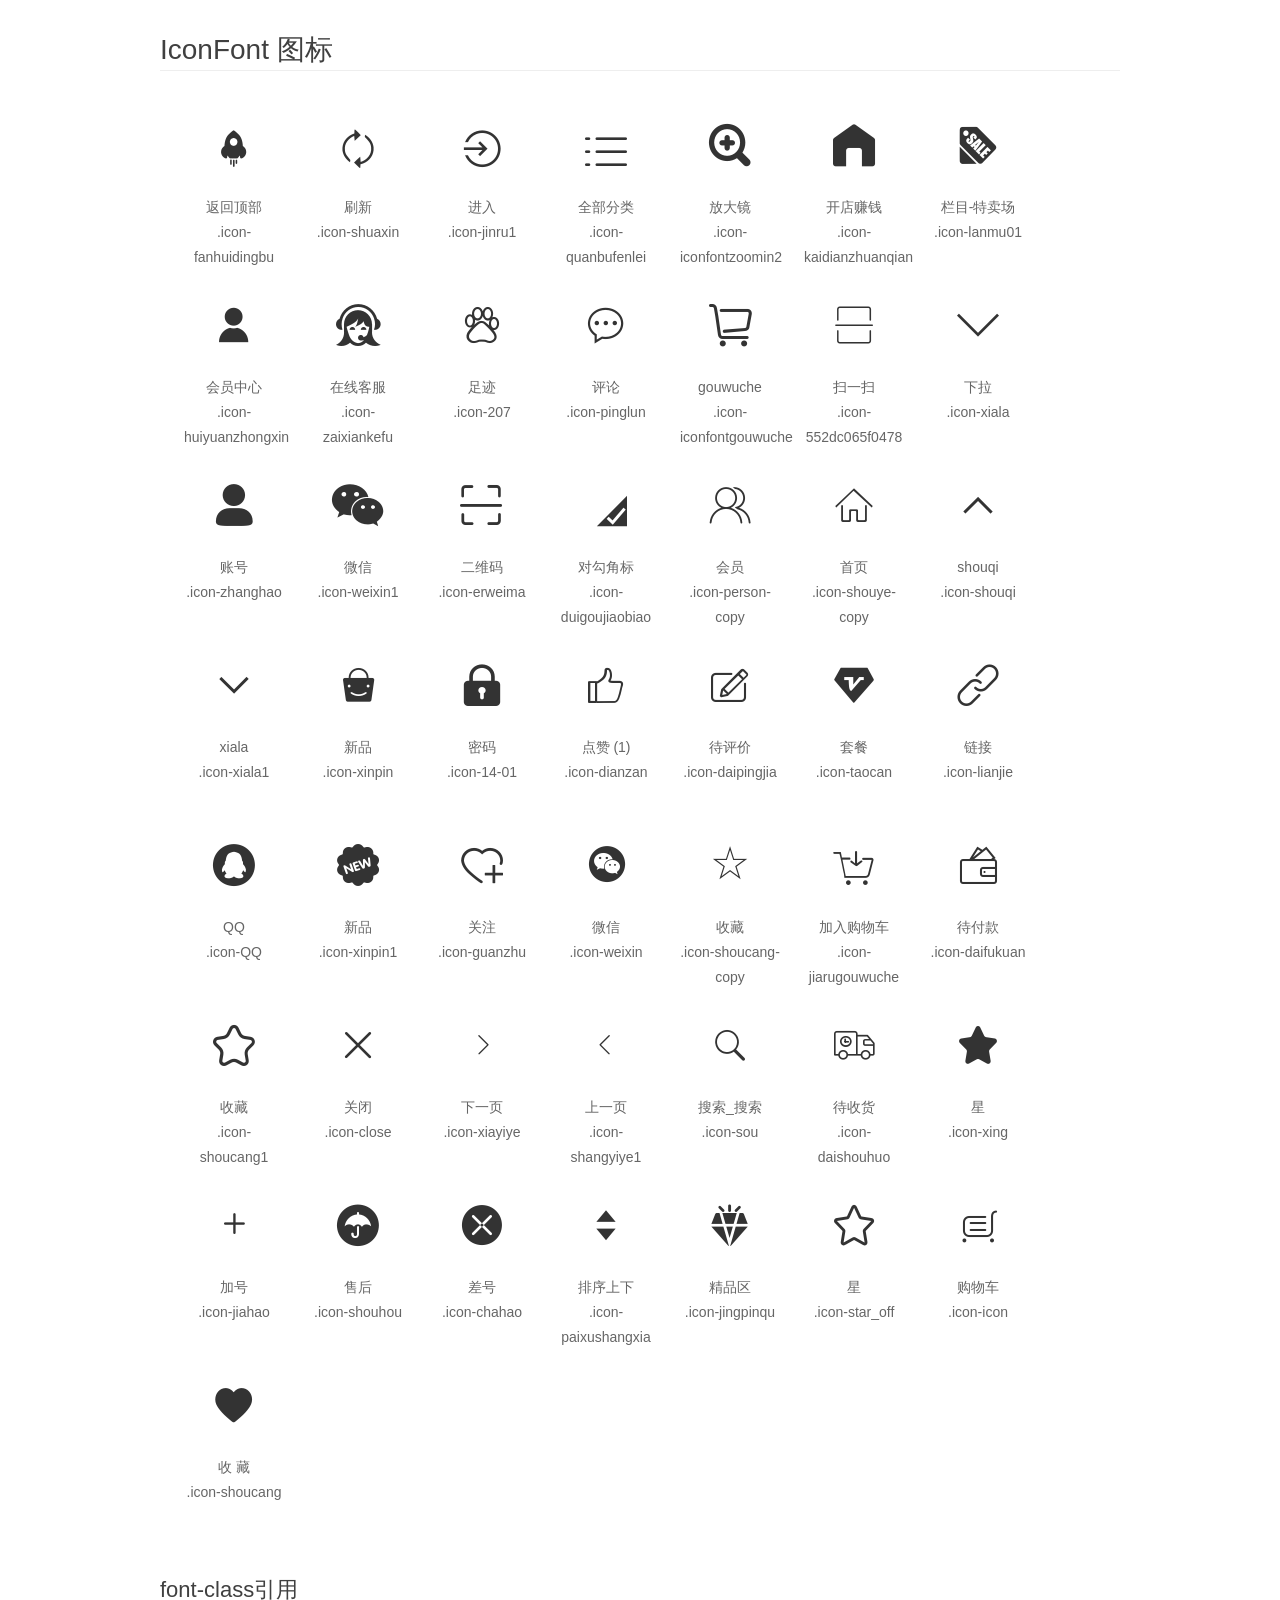
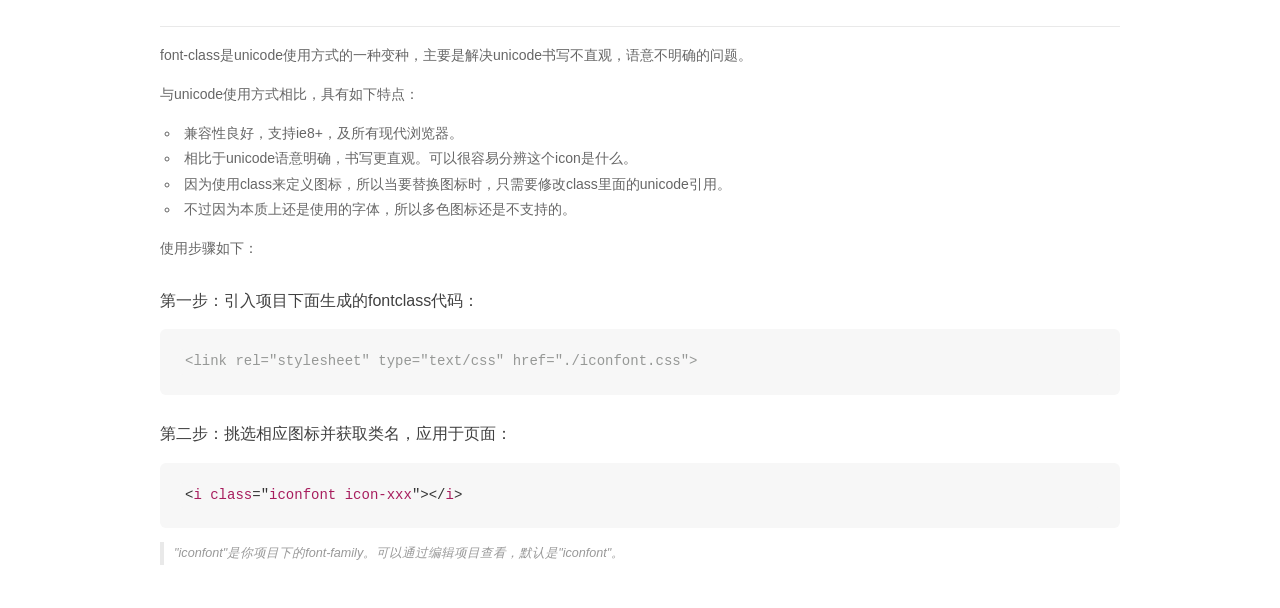
<file: Test/css/iconfont/demo_fontclass.html>
<!DOCTYPE html>
<html>
<head>
    <meta charset="utf-8"/>
    <title>IconFont</title>
    <link rel="stylesheet" href="demo.css">
    <link rel="stylesheet" href="iconfont.css">
</head>
<body>
    <div class="main markdown">
        <h1>IconFont 图标</h1>
        <ul class="icon_lists clear">
            
                <li>
                <i class="icon iconfont icon-fanhuidingbu"></i>
                    <div class="name">返回顶部</div>
                    <div class="fontclass">.icon-fanhuidingbu</div>
                </li>
            
                <li>
                <i class="icon iconfont icon-shuaxin"></i>
                    <div class="name">刷新</div>
                    <div class="fontclass">.icon-shuaxin</div>
                </li>
            
                <li>
                <i class="icon iconfont icon-jinru1"></i>
                    <div class="name">进入</div>
                    <div class="fontclass">.icon-jinru1</div>
                </li>
            
                <li>
                <i class="icon iconfont icon-quanbufenlei"></i>
                    <div class="name">全部分类</div>
                    <div class="fontclass">.icon-quanbufenlei</div>
                </li>
            
                <li>
                <i class="icon iconfont icon-iconfontzoomin2"></i>
                    <div class="name">放大镜</div>
                    <div class="fontclass">.icon-iconfontzoomin2</div>
                </li>
            
                <li>
                <i class="icon iconfont icon-kaidianzhuanqian"></i>
                    <div class="name">开店赚钱</div>
                    <div class="fontclass">.icon-kaidianzhuanqian</div>
                </li>
            
                <li>
                <i class="icon iconfont icon-lanmu01"></i>
                    <div class="name">栏目-特卖场</div>
                    <div class="fontclass">.icon-lanmu01</div>
                </li>
            
                <li>
                <i class="icon iconfont icon-huiyuanzhongxin"></i>
                    <div class="name">会员中心</div>
                    <div class="fontclass">.icon-huiyuanzhongxin</div>
                </li>
            
                <li>
                <i class="icon iconfont icon-zaixiankefu"></i>
                    <div class="name">在线客服</div>
                    <div class="fontclass">.icon-zaixiankefu</div>
                </li>
            
                <li>
                <i class="icon iconfont icon-207"></i>
                    <div class="name">足迹</div>
                    <div class="fontclass">.icon-207</div>
                </li>
            
                <li>
                <i class="icon iconfont icon-pinglun"></i>
                    <div class="name">评论</div>
                    <div class="fontclass">.icon-pinglun</div>
                </li>
            
                <li>
                <i class="icon iconfont icon-iconfontgouwuche"></i>
                    <div class="name">gouwuche</div>
                    <div class="fontclass">.icon-iconfontgouwuche</div>
                </li>
            
                <li>
                <i class="icon iconfont icon-552dc065f0478"></i>
                    <div class="name">扫一扫</div>
                    <div class="fontclass">.icon-552dc065f0478</div>
                </li>
            
                <li>
                <i class="icon iconfont icon-xiala"></i>
                    <div class="name">下拉</div>
                    <div class="fontclass">.icon-xiala</div>
                </li>
            
                <li>
                <i class="icon iconfont icon-zhanghao"></i>
                    <div class="name">账号</div>
                    <div class="fontclass">.icon-zhanghao</div>
                </li>
            
                <li>
                <i class="icon iconfont icon-weixin1"></i>
                    <div class="name">微信</div>
                    <div class="fontclass">.icon-weixin1</div>
                </li>
            
                <li>
                <i class="icon iconfont icon-erweima"></i>
                    <div class="name">二维码</div>
                    <div class="fontclass">.icon-erweima</div>
                </li>
            
                <li>
                <i class="icon iconfont icon-duigoujiaobiao"></i>
                    <div class="name">对勾角标</div>
                    <div class="fontclass">.icon-duigoujiaobiao</div>
                </li>
            
                <li>
                <i class="icon iconfont icon-person-copy"></i>
                    <div class="name">会员</div>
                    <div class="fontclass">.icon-person-copy</div>
                </li>
            
                <li>
                <i class="icon iconfont icon-shouye-copy"></i>
                    <div class="name">首页</div>
                    <div class="fontclass">.icon-shouye-copy</div>
                </li>
            
                <li>
                <i class="icon iconfont icon-shouqi"></i>
                    <div class="name">shouqi</div>
                    <div class="fontclass">.icon-shouqi</div>
                </li>
            
                <li>
                <i class="icon iconfont icon-xiala1"></i>
                    <div class="name">xiala</div>
                    <div class="fontclass">.icon-xiala1</div>
                </li>
            
                <li>
                <i class="icon iconfont icon-xinpin"></i>
                    <div class="name">新品</div>
                    <div class="fontclass">.icon-xinpin</div>
                </li>
            
                <li>
                <i class="icon iconfont icon-14-01"></i>
                    <div class="name">密码</div>
                    <div class="fontclass">.icon-14-01</div>
                </li>
            
                <li>
                <i class="icon iconfont icon-dianzan"></i>
                    <div class="name">点赞 (1)</div>
                    <div class="fontclass">.icon-dianzan</div>
                </li>
            
                <li>
                <i class="icon iconfont icon-daipingjia"></i>
                    <div class="name">待评价</div>
                    <div class="fontclass">.icon-daipingjia</div>
                </li>
            
                <li>
                <i class="icon iconfont icon-taocan"></i>
                    <div class="name">套餐</div>
                    <div class="fontclass">.icon-taocan</div>
                </li>
            
                <li>
                <i class="icon iconfont icon-lianjie"></i>
                    <div class="name">链接</div>
                    <div class="fontclass">.icon-lianjie</div>
                </li>
            
                <li>
                <i class="icon iconfont icon-QQ"></i>
                    <div class="name">QQ</div>
                    <div class="fontclass">.icon-QQ</div>
                </li>
            
                <li>
                <i class="icon iconfont icon-xinpin1"></i>
                    <div class="name">新品</div>
                    <div class="fontclass">.icon-xinpin1</div>
                </li>
            
                <li>
                <i class="icon iconfont icon-guanzhu"></i>
                    <div class="name">关注</div>
                    <div class="fontclass">.icon-guanzhu</div>
                </li>
            
                <li>
                <i class="icon iconfont icon-weixin"></i>
                    <div class="name">微信</div>
                    <div class="fontclass">.icon-weixin</div>
                </li>
            
                <li>
                <i class="icon iconfont icon-shoucang-copy"></i>
                    <div class="name">收藏</div>
                    <div class="fontclass">.icon-shoucang-copy</div>
                </li>
            
                <li>
                <i class="icon iconfont icon-jiarugouwuche"></i>
                    <div class="name">加入购物车</div>
                    <div class="fontclass">.icon-jiarugouwuche</div>
                </li>
            
                <li>
                <i class="icon iconfont icon-daifukuan"></i>
                    <div class="name">待付款</div>
                    <div class="fontclass">.icon-daifukuan</div>
                </li>
            
                <li>
                <i class="icon iconfont icon-shoucang1"></i>
                    <div class="name">收藏</div>
                    <div class="fontclass">.icon-shoucang1</div>
                </li>
            
                <li>
                <i class="icon iconfont icon-close"></i>
                    <div class="name">关闭</div>
                    <div class="fontclass">.icon-close</div>
                </li>
            
                <li>
                <i class="icon iconfont icon-xiayiye"></i>
                    <div class="name">下一页</div>
                    <div class="fontclass">.icon-xiayiye</div>
                </li>
            
                <li>
                <i class="icon iconfont icon-shangyiye1"></i>
                    <div class="name">上一页</div>
                    <div class="fontclass">.icon-shangyiye1</div>
                </li>
            
                <li>
                <i class="icon iconfont icon-sou"></i>
                    <div class="name">搜索_搜索</div>
                    <div class="fontclass">.icon-sou</div>
                </li>
            
                <li>
                <i class="icon iconfont icon-daishouhuo"></i>
                    <div class="name">待收货</div>
                    <div class="fontclass">.icon-daishouhuo</div>
                </li>
            
                <li>
                <i class="icon iconfont icon-xing"></i>
                    <div class="name">星</div>
                    <div class="fontclass">.icon-xing</div>
                </li>
            
                <li>
                <i class="icon iconfont icon-jiahao"></i>
                    <div class="name">加号</div>
                    <div class="fontclass">.icon-jiahao</div>
                </li>
            
                <li>
                <i class="icon iconfont icon-shouhou"></i>
                    <div class="name">售后</div>
                    <div class="fontclass">.icon-shouhou</div>
                </li>
            
                <li>
                <i class="icon iconfont icon-chahao"></i>
                    <div class="name">差号</div>
                    <div class="fontclass">.icon-chahao</div>
                </li>
            
                <li>
                <i class="icon iconfont icon-paixushangxia"></i>
                    <div class="name">排序上下</div>
                    <div class="fontclass">.icon-paixushangxia</div>
                </li>
            
                <li>
                <i class="icon iconfont icon-jingpinqu"></i>
                    <div class="name">精品区</div>
                    <div class="fontclass">.icon-jingpinqu</div>
                </li>
            
                <li>
                <i class="icon iconfont icon-star_off"></i>
                    <div class="name">星</div>
                    <div class="fontclass">.icon-star_off</div>
                </li>
            
                <li>
                <i class="icon iconfont icon-icon"></i>
                    <div class="name">购物车</div>
                    <div class="fontclass">.icon-icon</div>
                </li>
            
                <li>
                <i class="icon iconfont icon-shoucang"></i>
                    <div class="name">收 藏</div>
                    <div class="fontclass">.icon-shoucang</div>
                </li>
            
        </ul>

        <h2 id="font-class-">font-class引用</h2>
        <hr>

        <p>font-class是unicode使用方式的一种变种，主要是解决unicode书写不直观，语意不明确的问题。</p>
        <p>与unicode使用方式相比，具有如下特点：</p>
        <ul>
        <li>兼容性良好，支持ie8+，及所有现代浏览器。</li>
        <li>相比于unicode语意明确，书写更直观。可以很容易分辨这个icon是什么。</li>
        <li>因为使用class来定义图标，所以当要替换图标时，只需要修改class里面的unicode引用。</li>
        <li>不过因为本质上还是使用的字体，所以多色图标还是不支持的。</li>
        </ul>
        <p>使用步骤如下：</p>
        <h3 id="-fontclass-">第一步：引入项目下面生成的fontclass代码：</h3>


        <pre><code class="lang-js hljs javascript"><span class="hljs-comment">&lt;link rel="stylesheet" type="text/css" href="./iconfont.css"&gt;</span></code></pre>
        <h3 id="-">第二步：挑选相应图标并获取类名，应用于页面：</h3>
        <pre><code class="lang-css hljs">&lt;<span class="hljs-selector-tag">i</span> <span class="hljs-selector-tag">class</span>="<span class="hljs-selector-tag">iconfont</span> <span class="hljs-selector-tag">icon-xxx</span>"&gt;&lt;/<span class="hljs-selector-tag">i</span>&gt;</code></pre>
        <blockquote>
        <p>"iconfont"是你项目下的font-family。可以通过编辑项目查看，默认是"iconfont"。</p>
        </blockquote>
    </div>
</body>
</html>
</file>
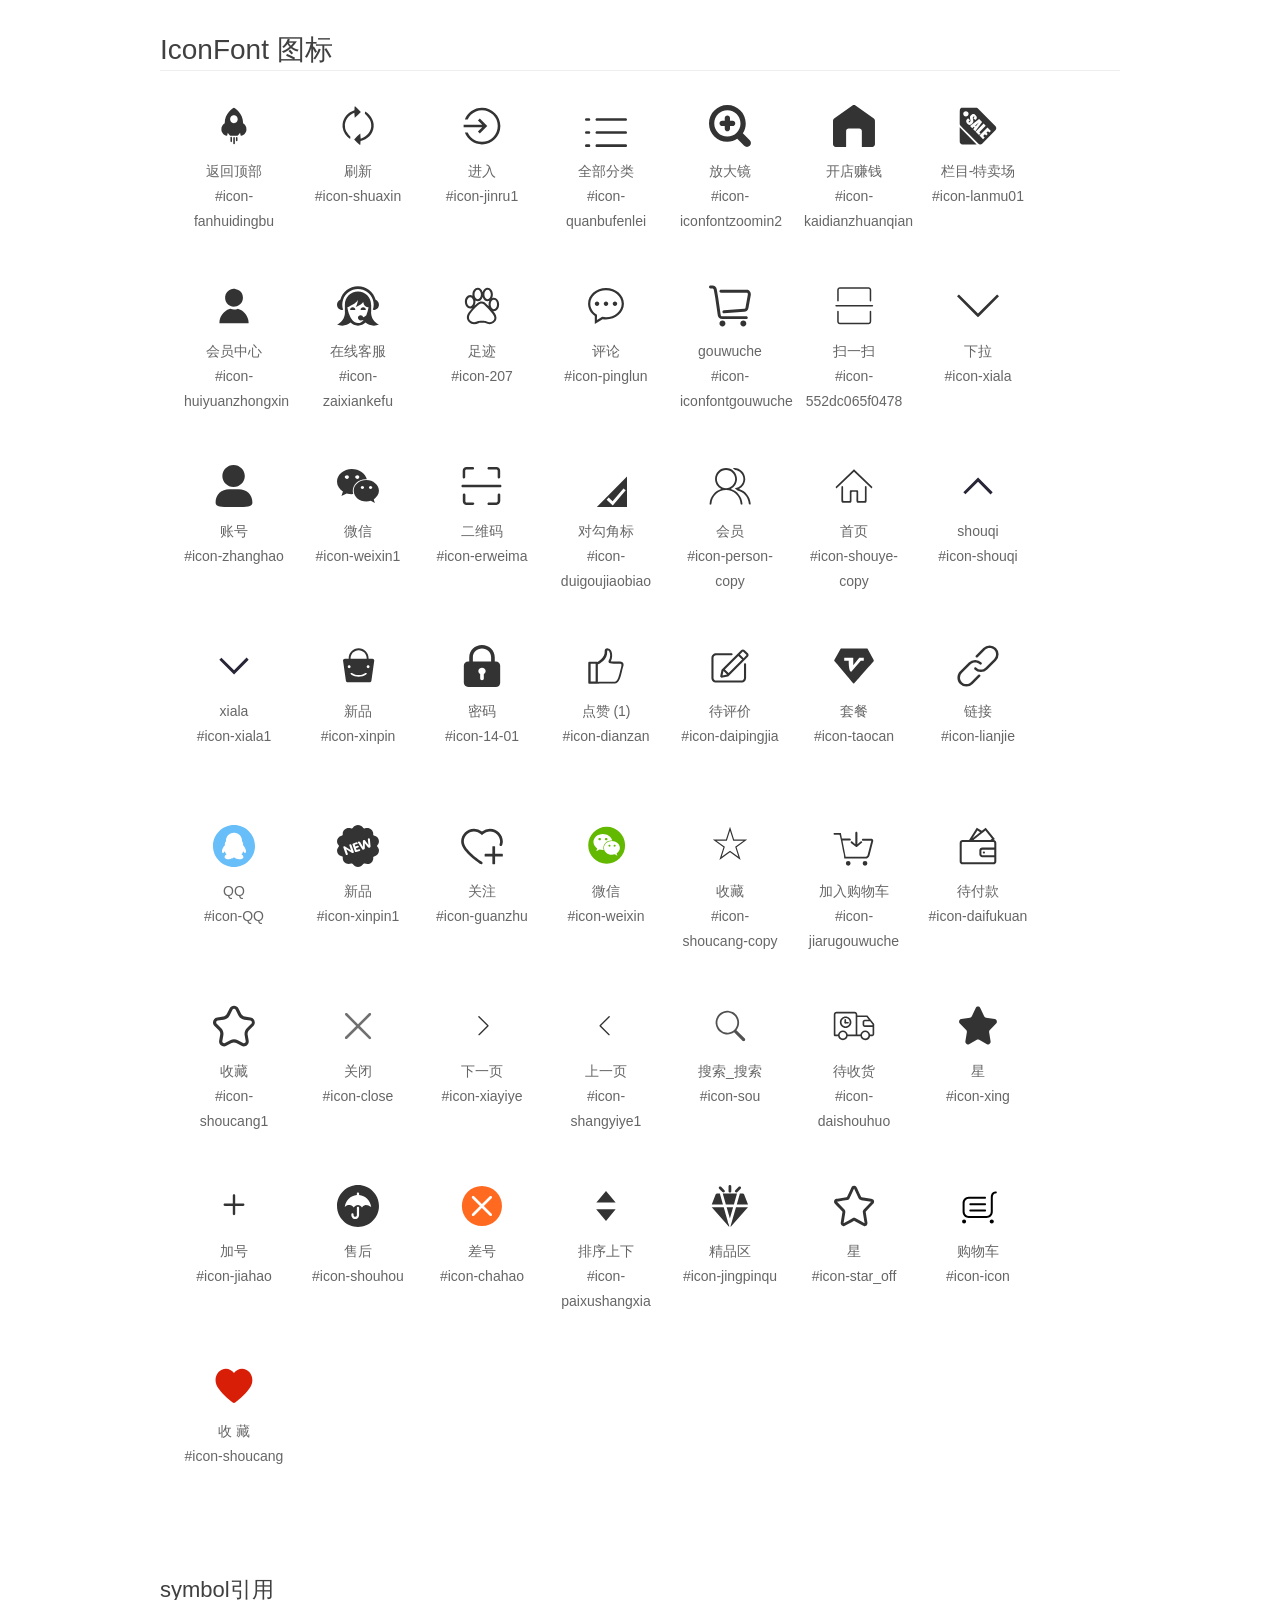
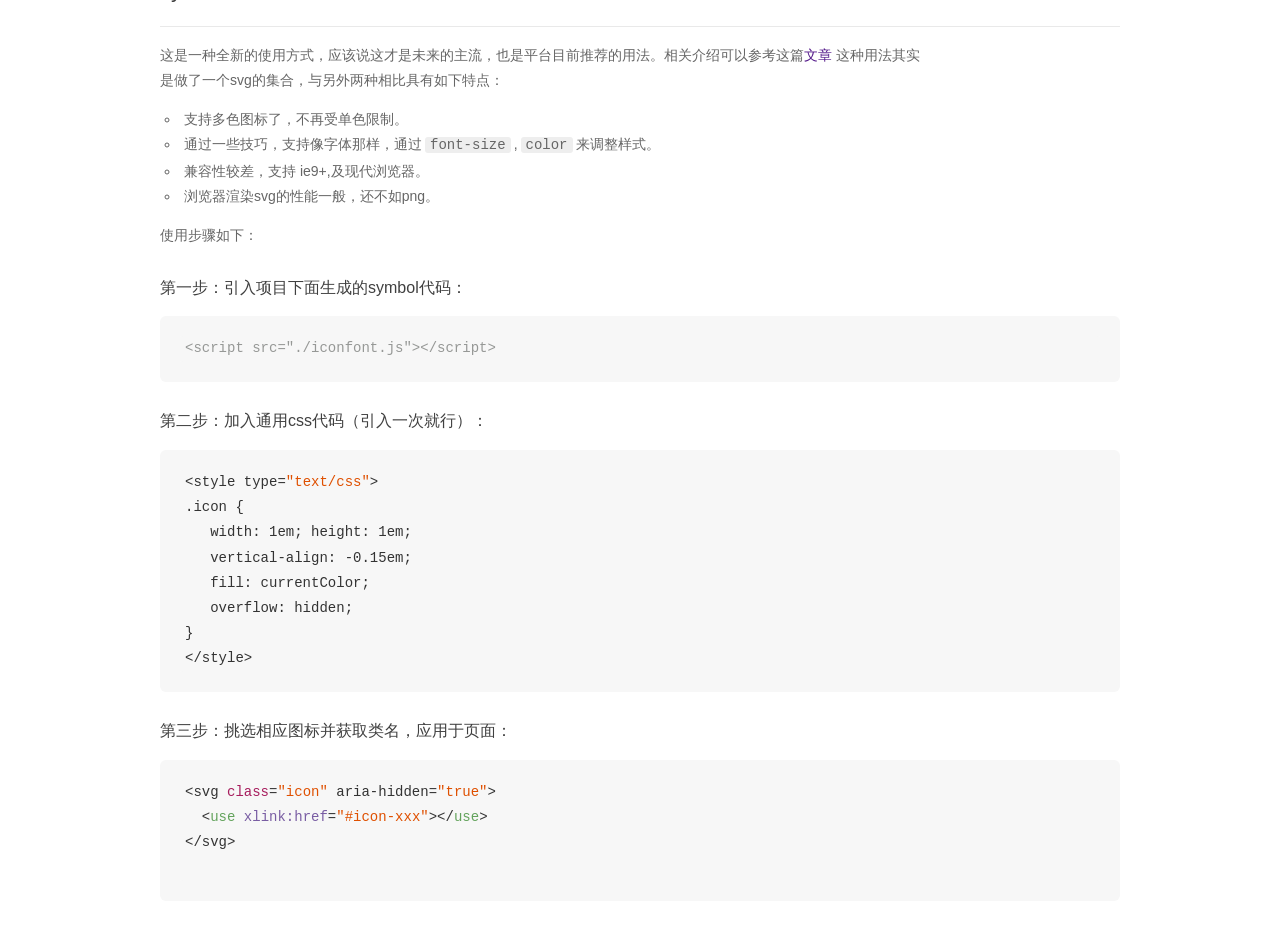
<file: Test/css/iconfont/demo_symbol.html>
<!DOCTYPE html>
<html>
<head>
    <meta charset="utf-8"/>
    <title>IconFont</title>
    <link rel="stylesheet" href="demo.css">
    <script src="iconfont.js"></script>

    <style type="text/css">
        .icon {
          /* 通过设置 font-size 来改变图标大小 */
          width: 1em; height: 1em;
          /* 图标和文字相邻时，垂直对齐 */
          vertical-align: -0.15em;
          /* 通过设置 color 来改变 SVG 的颜色/fill */
          fill: currentColor;
          /* path 和 stroke 溢出 viewBox 部分在 IE 下会显示
             normalize.css 中也包含这行 */
          overflow: hidden;
        }

    </style>
</head>
<body>
    <div class="main markdown">
        <h1>IconFont 图标</h1>
        <ul class="icon_lists clear">
            
                <li>
                    <svg class="icon" aria-hidden="true">
                        <use xlink:href="#icon-fanhuidingbu"></use>
                    </svg>
                    <div class="name">返回顶部</div>
                    <div class="fontclass">#icon-fanhuidingbu</div>
                </li>
            
                <li>
                    <svg class="icon" aria-hidden="true">
                        <use xlink:href="#icon-shuaxin"></use>
                    </svg>
                    <div class="name">刷新</div>
                    <div class="fontclass">#icon-shuaxin</div>
                </li>
            
                <li>
                    <svg class="icon" aria-hidden="true">
                        <use xlink:href="#icon-jinru1"></use>
                    </svg>
                    <div class="name">进入</div>
                    <div class="fontclass">#icon-jinru1</div>
                </li>
            
                <li>
                    <svg class="icon" aria-hidden="true">
                        <use xlink:href="#icon-quanbufenlei"></use>
                    </svg>
                    <div class="name">全部分类</div>
                    <div class="fontclass">#icon-quanbufenlei</div>
                </li>
            
                <li>
                    <svg class="icon" aria-hidden="true">
                        <use xlink:href="#icon-iconfontzoomin2"></use>
                    </svg>
                    <div class="name">放大镜</div>
                    <div class="fontclass">#icon-iconfontzoomin2</div>
                </li>
            
                <li>
                    <svg class="icon" aria-hidden="true">
                        <use xlink:href="#icon-kaidianzhuanqian"></use>
                    </svg>
                    <div class="name">开店赚钱</div>
                    <div class="fontclass">#icon-kaidianzhuanqian</div>
                </li>
            
                <li>
                    <svg class="icon" aria-hidden="true">
                        <use xlink:href="#icon-lanmu01"></use>
                    </svg>
                    <div class="name">栏目-特卖场</div>
                    <div class="fontclass">#icon-lanmu01</div>
                </li>
            
                <li>
                    <svg class="icon" aria-hidden="true">
                        <use xlink:href="#icon-huiyuanzhongxin"></use>
                    </svg>
                    <div class="name">会员中心</div>
                    <div class="fontclass">#icon-huiyuanzhongxin</div>
                </li>
            
                <li>
                    <svg class="icon" aria-hidden="true">
                        <use xlink:href="#icon-zaixiankefu"></use>
                    </svg>
                    <div class="name">在线客服</div>
                    <div class="fontclass">#icon-zaixiankefu</div>
                </li>
            
                <li>
                    <svg class="icon" aria-hidden="true">
                        <use xlink:href="#icon-207"></use>
                    </svg>
                    <div class="name">足迹</div>
                    <div class="fontclass">#icon-207</div>
                </li>
            
                <li>
                    <svg class="icon" aria-hidden="true">
                        <use xlink:href="#icon-pinglun"></use>
                    </svg>
                    <div class="name">评论</div>
                    <div class="fontclass">#icon-pinglun</div>
                </li>
            
                <li>
                    <svg class="icon" aria-hidden="true">
                        <use xlink:href="#icon-iconfontgouwuche"></use>
                    </svg>
                    <div class="name">gouwuche</div>
                    <div class="fontclass">#icon-iconfontgouwuche</div>
                </li>
            
                <li>
                    <svg class="icon" aria-hidden="true">
                        <use xlink:href="#icon-552dc065f0478"></use>
                    </svg>
                    <div class="name">扫一扫</div>
                    <div class="fontclass">#icon-552dc065f0478</div>
                </li>
            
                <li>
                    <svg class="icon" aria-hidden="true">
                        <use xlink:href="#icon-xiala"></use>
                    </svg>
                    <div class="name">下拉</div>
                    <div class="fontclass">#icon-xiala</div>
                </li>
            
                <li>
                    <svg class="icon" aria-hidden="true">
                        <use xlink:href="#icon-zhanghao"></use>
                    </svg>
                    <div class="name">账号</div>
                    <div class="fontclass">#icon-zhanghao</div>
                </li>
            
                <li>
                    <svg class="icon" aria-hidden="true">
                        <use xlink:href="#icon-weixin1"></use>
                    </svg>
                    <div class="name">微信</div>
                    <div class="fontclass">#icon-weixin1</div>
                </li>
            
                <li>
                    <svg class="icon" aria-hidden="true">
                        <use xlink:href="#icon-erweima"></use>
                    </svg>
                    <div class="name">二维码</div>
                    <div class="fontclass">#icon-erweima</div>
                </li>
            
                <li>
                    <svg class="icon" aria-hidden="true">
                        <use xlink:href="#icon-duigoujiaobiao"></use>
                    </svg>
                    <div class="name">对勾角标</div>
                    <div class="fontclass">#icon-duigoujiaobiao</div>
                </li>
            
                <li>
                    <svg class="icon" aria-hidden="true">
                        <use xlink:href="#icon-person-copy"></use>
                    </svg>
                    <div class="name">会员</div>
                    <div class="fontclass">#icon-person-copy</div>
                </li>
            
                <li>
                    <svg class="icon" aria-hidden="true">
                        <use xlink:href="#icon-shouye-copy"></use>
                    </svg>
                    <div class="name">首页</div>
                    <div class="fontclass">#icon-shouye-copy</div>
                </li>
            
                <li>
                    <svg class="icon" aria-hidden="true">
                        <use xlink:href="#icon-shouqi"></use>
                    </svg>
                    <div class="name">shouqi</div>
                    <div class="fontclass">#icon-shouqi</div>
                </li>
            
                <li>
                    <svg class="icon" aria-hidden="true">
                        <use xlink:href="#icon-xiala1"></use>
                    </svg>
                    <div class="name">xiala</div>
                    <div class="fontclass">#icon-xiala1</div>
                </li>
            
                <li>
                    <svg class="icon" aria-hidden="true">
                        <use xlink:href="#icon-xinpin"></use>
                    </svg>
                    <div class="name">新品</div>
                    <div class="fontclass">#icon-xinpin</div>
                </li>
            
                <li>
                    <svg class="icon" aria-hidden="true">
                        <use xlink:href="#icon-14-01"></use>
                    </svg>
                    <div class="name">密码</div>
                    <div class="fontclass">#icon-14-01</div>
                </li>
            
                <li>
                    <svg class="icon" aria-hidden="true">
                        <use xlink:href="#icon-dianzan"></use>
                    </svg>
                    <div class="name">点赞 (1)</div>
                    <div class="fontclass">#icon-dianzan</div>
                </li>
            
                <li>
                    <svg class="icon" aria-hidden="true">
                        <use xlink:href="#icon-daipingjia"></use>
                    </svg>
                    <div class="name">待评价</div>
                    <div class="fontclass">#icon-daipingjia</div>
                </li>
            
                <li>
                    <svg class="icon" aria-hidden="true">
                        <use xlink:href="#icon-taocan"></use>
                    </svg>
                    <div class="name">套餐</div>
                    <div class="fontclass">#icon-taocan</div>
                </li>
            
                <li>
                    <svg class="icon" aria-hidden="true">
                        <use xlink:href="#icon-lianjie"></use>
                    </svg>
                    <div class="name">链接</div>
                    <div class="fontclass">#icon-lianjie</div>
                </li>
            
                <li>
                    <svg class="icon" aria-hidden="true">
                        <use xlink:href="#icon-QQ"></use>
                    </svg>
                    <div class="name">QQ</div>
                    <div class="fontclass">#icon-QQ</div>
                </li>
            
                <li>
                    <svg class="icon" aria-hidden="true">
                        <use xlink:href="#icon-xinpin1"></use>
                    </svg>
                    <div class="name">新品</div>
                    <div class="fontclass">#icon-xinpin1</div>
                </li>
            
                <li>
                    <svg class="icon" aria-hidden="true">
                        <use xlink:href="#icon-guanzhu"></use>
                    </svg>
                    <div class="name">关注</div>
                    <div class="fontclass">#icon-guanzhu</div>
                </li>
            
                <li>
                    <svg class="icon" aria-hidden="true">
                        <use xlink:href="#icon-weixin"></use>
                    </svg>
                    <div class="name">微信</div>
                    <div class="fontclass">#icon-weixin</div>
                </li>
            
                <li>
                    <svg class="icon" aria-hidden="true">
                        <use xlink:href="#icon-shoucang-copy"></use>
                    </svg>
                    <div class="name">收藏</div>
                    <div class="fontclass">#icon-shoucang-copy</div>
                </li>
            
                <li>
                    <svg class="icon" aria-hidden="true">
                        <use xlink:href="#icon-jiarugouwuche"></use>
                    </svg>
                    <div class="name">加入购物车</div>
                    <div class="fontclass">#icon-jiarugouwuche</div>
                </li>
            
                <li>
                    <svg class="icon" aria-hidden="true">
                        <use xlink:href="#icon-daifukuan"></use>
                    </svg>
                    <div class="name">待付款</div>
                    <div class="fontclass">#icon-daifukuan</div>
                </li>
            
                <li>
                    <svg class="icon" aria-hidden="true">
                        <use xlink:href="#icon-shoucang1"></use>
                    </svg>
                    <div class="name">收藏</div>
                    <div class="fontclass">#icon-shoucang1</div>
                </li>
            
                <li>
                    <svg class="icon" aria-hidden="true">
                        <use xlink:href="#icon-close"></use>
                    </svg>
                    <div class="name">关闭</div>
                    <div class="fontclass">#icon-close</div>
                </li>
            
                <li>
                    <svg class="icon" aria-hidden="true">
                        <use xlink:href="#icon-xiayiye"></use>
                    </svg>
                    <div class="name">下一页</div>
                    <div class="fontclass">#icon-xiayiye</div>
                </li>
            
                <li>
                    <svg class="icon" aria-hidden="true">
                        <use xlink:href="#icon-shangyiye1"></use>
                    </svg>
                    <div class="name">上一页</div>
                    <div class="fontclass">#icon-shangyiye1</div>
                </li>
            
                <li>
                    <svg class="icon" aria-hidden="true">
                        <use xlink:href="#icon-sou"></use>
                    </svg>
                    <div class="name">搜索_搜索</div>
                    <div class="fontclass">#icon-sou</div>
                </li>
            
                <li>
                    <svg class="icon" aria-hidden="true">
                        <use xlink:href="#icon-daishouhuo"></use>
                    </svg>
                    <div class="name">待收货</div>
                    <div class="fontclass">#icon-daishouhuo</div>
                </li>
            
                <li>
                    <svg class="icon" aria-hidden="true">
                        <use xlink:href="#icon-xing"></use>
                    </svg>
                    <div class="name">星</div>
                    <div class="fontclass">#icon-xing</div>
                </li>
            
                <li>
                    <svg class="icon" aria-hidden="true">
                        <use xlink:href="#icon-jiahao"></use>
                    </svg>
                    <div class="name">加号</div>
                    <div class="fontclass">#icon-jiahao</div>
                </li>
            
                <li>
                    <svg class="icon" aria-hidden="true">
                        <use xlink:href="#icon-shouhou"></use>
                    </svg>
                    <div class="name">售后</div>
                    <div class="fontclass">#icon-shouhou</div>
                </li>
            
                <li>
                    <svg class="icon" aria-hidden="true">
                        <use xlink:href="#icon-chahao"></use>
                    </svg>
                    <div class="name">差号</div>
                    <div class="fontclass">#icon-chahao</div>
                </li>
            
                <li>
                    <svg class="icon" aria-hidden="true">
                        <use xlink:href="#icon-paixushangxia"></use>
                    </svg>
                    <div class="name">排序上下</div>
                    <div class="fontclass">#icon-paixushangxia</div>
                </li>
            
                <li>
                    <svg class="icon" aria-hidden="true">
                        <use xlink:href="#icon-jingpinqu"></use>
                    </svg>
                    <div class="name">精品区</div>
                    <div class="fontclass">#icon-jingpinqu</div>
                </li>
            
                <li>
                    <svg class="icon" aria-hidden="true">
                        <use xlink:href="#icon-star_off"></use>
                    </svg>
                    <div class="name">星</div>
                    <div class="fontclass">#icon-star_off</div>
                </li>
            
                <li>
                    <svg class="icon" aria-hidden="true">
                        <use xlink:href="#icon-icon"></use>
                    </svg>
                    <div class="name">购物车</div>
                    <div class="fontclass">#icon-icon</div>
                </li>
            
                <li>
                    <svg class="icon" aria-hidden="true">
                        <use xlink:href="#icon-shoucang"></use>
                    </svg>
                    <div class="name">收 藏</div>
                    <div class="fontclass">#icon-shoucang</div>
                </li>
            
        </ul>


        <h2 id="symbol-">symbol引用</h2>
        <hr>

        <p>这是一种全新的使用方式，应该说这才是未来的主流，也是平台目前推荐的用法。相关介绍可以参考这篇<a href="">文章</a>
        这种用法其实是做了一个svg的集合，与另外两种相比具有如下特点：</p>
        <ul>
          <li>支持多色图标了，不再受单色限制。</li>
          <li>通过一些技巧，支持像字体那样，通过<code>font-size</code>,<code>color</code>来调整样式。</li>
          <li>兼容性较差，支持 ie9+,及现代浏览器。</li>
          <li>浏览器渲染svg的性能一般，还不如png。</li>
        </ul>
        <p>使用步骤如下：</p>
        <h3 id="-symbol-">第一步：引入项目下面生成的symbol代码：</h3>
        <pre><code class="lang-js hljs javascript"><span class="hljs-comment">&lt;script src="./iconfont.js"&gt;&lt;/script&gt;</span></code></pre>
        <h3 id="-css-">第二步：加入通用css代码（引入一次就行）：</h3>
        <pre><code class="lang-js hljs javascript">&lt;style type=<span class="hljs-string">"text/css"</span>&gt;
.icon {
   width: <span class="hljs-number">1</span>em; height: <span class="hljs-number">1</span>em;
   vertical-align: <span class="hljs-number">-0.15</span>em;
   fill: currentColor;
   overflow: hidden;
}
&lt;<span class="hljs-regexp">/style&gt;</span></code></pre>
        <h3 id="-">第三步：挑选相应图标并获取类名，应用于页面：</h3>
        <pre><code class="lang-js hljs javascript">&lt;svg <span class="hljs-class"><span class="hljs-keyword">class</span></span>=<span class="hljs-string">"icon"</span> aria-hidden=<span class="hljs-string">"true"</span>&gt;<span class="xml"><span class="hljs-tag">
  &lt;<span class="hljs-name">use</span> <span class="hljs-attr">xlink:href</span>=<span class="hljs-string">"#icon-xxx"</span>&gt;</span><span class="hljs-tag">&lt;/<span class="hljs-name">use</span>&gt;</span>
</span>&lt;<span class="hljs-regexp">/svg&gt;
        </span></code></pre>
    </div>
</body>
</html>
</file>
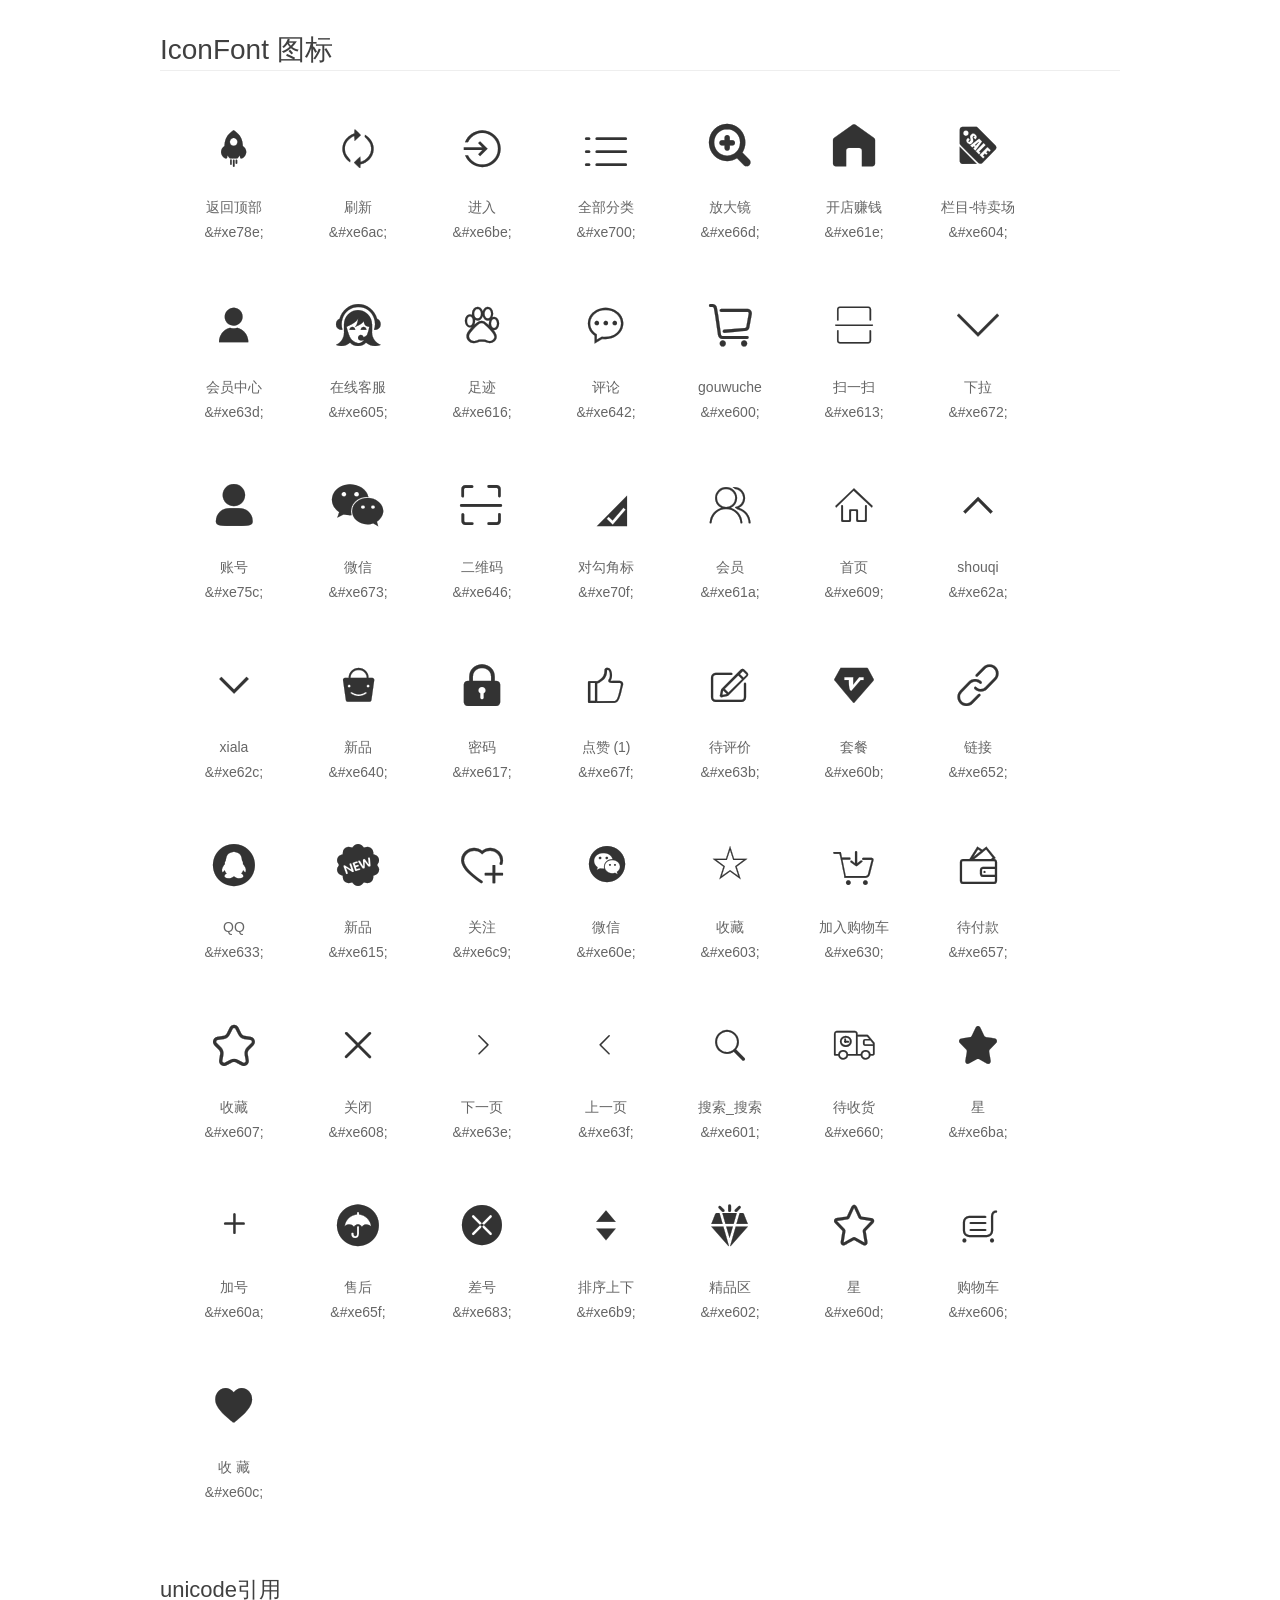
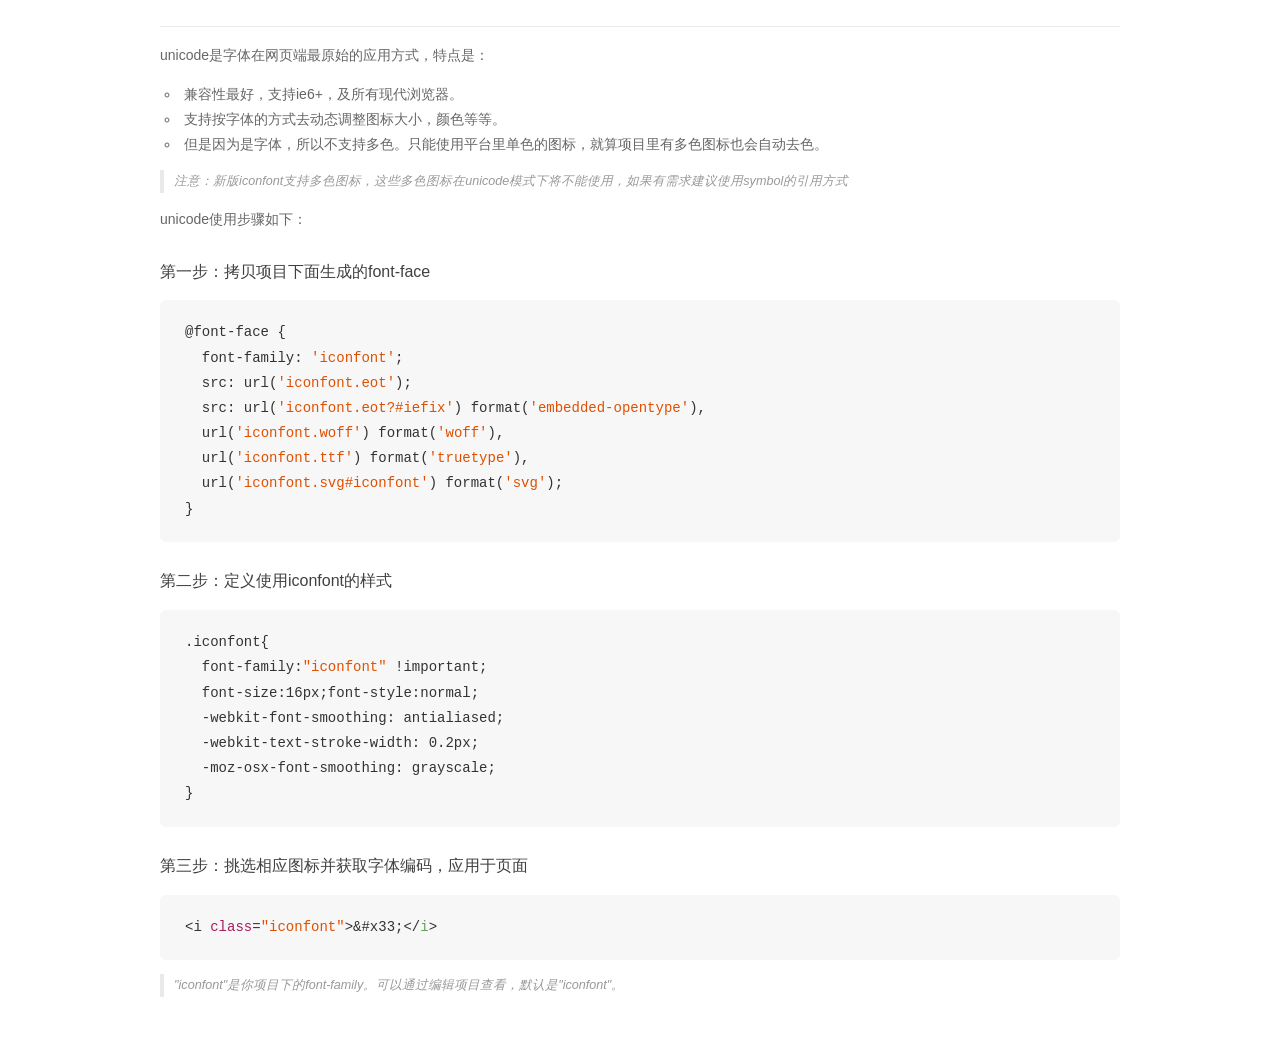
<file: Test/css/iconfont/demo_unicode.html>
<!DOCTYPE html>
<html>
<head>
    <meta charset="utf-8"/>
    <title>IconFont</title>
    <link rel="stylesheet" href="demo.css">

    <style type="text/css">

        @font-face {font-family: "iconfont";
          src: url('iconfont.eot'); /* IE9*/
          src: url('iconfont.eot#iefix') format('embedded-opentype'), /* IE6-IE8 */
          url('iconfont.woff') format('woff'), /* chrome, firefox */
          url('iconfont.ttf') format('truetype'), /* chrome, firefox, opera, Safari, Android, iOS 4.2+*/
          url('iconfont.svg#iconfont') format('svg'); /* iOS 4.1- */
        }

        .iconfont {
          font-family:"iconfont" !important;
          font-size:16px;
          font-style:normal;
          -webkit-font-smoothing: antialiased;
          -webkit-text-stroke-width: 0.2px;
          -moz-osx-font-smoothing: grayscale;
        }

    </style>
</head>
<body>
    <div class="main markdown">
        <h1>IconFont 图标</h1>
        <ul class="icon_lists clear">
            
                <li>
                <i class="icon iconfont">&#xe78e;</i>
                    <div class="name">返回顶部</div>
                    <div class="code">&amp;#xe78e;</div>
                </li>
            
                <li>
                <i class="icon iconfont">&#xe6ac;</i>
                    <div class="name">刷新</div>
                    <div class="code">&amp;#xe6ac;</div>
                </li>
            
                <li>
                <i class="icon iconfont">&#xe6be;</i>
                    <div class="name">进入</div>
                    <div class="code">&amp;#xe6be;</div>
                </li>
            
                <li>
                <i class="icon iconfont">&#xe700;</i>
                    <div class="name">全部分类</div>
                    <div class="code">&amp;#xe700;</div>
                </li>
            
                <li>
                <i class="icon iconfont">&#xe66d;</i>
                    <div class="name">放大镜</div>
                    <div class="code">&amp;#xe66d;</div>
                </li>
            
                <li>
                <i class="icon iconfont">&#xe61e;</i>
                    <div class="name">开店赚钱</div>
                    <div class="code">&amp;#xe61e;</div>
                </li>
            
                <li>
                <i class="icon iconfont">&#xe604;</i>
                    <div class="name">栏目-特卖场</div>
                    <div class="code">&amp;#xe604;</div>
                </li>
            
                <li>
                <i class="icon iconfont">&#xe63d;</i>
                    <div class="name">会员中心</div>
                    <div class="code">&amp;#xe63d;</div>
                </li>
            
                <li>
                <i class="icon iconfont">&#xe605;</i>
                    <div class="name">在线客服</div>
                    <div class="code">&amp;#xe605;</div>
                </li>
            
                <li>
                <i class="icon iconfont">&#xe616;</i>
                    <div class="name">足迹</div>
                    <div class="code">&amp;#xe616;</div>
                </li>
            
                <li>
                <i class="icon iconfont">&#xe642;</i>
                    <div class="name">评论</div>
                    <div class="code">&amp;#xe642;</div>
                </li>
            
                <li>
                <i class="icon iconfont">&#xe600;</i>
                    <div class="name">gouwuche</div>
                    <div class="code">&amp;#xe600;</div>
                </li>
            
                <li>
                <i class="icon iconfont">&#xe613;</i>
                    <div class="name">扫一扫</div>
                    <div class="code">&amp;#xe613;</div>
                </li>
            
                <li>
                <i class="icon iconfont">&#xe672;</i>
                    <div class="name">下拉</div>
                    <div class="code">&amp;#xe672;</div>
                </li>
            
                <li>
                <i class="icon iconfont">&#xe75c;</i>
                    <div class="name">账号</div>
                    <div class="code">&amp;#xe75c;</div>
                </li>
            
                <li>
                <i class="icon iconfont">&#xe673;</i>
                    <div class="name">微信</div>
                    <div class="code">&amp;#xe673;</div>
                </li>
            
                <li>
                <i class="icon iconfont">&#xe646;</i>
                    <div class="name">二维码</div>
                    <div class="code">&amp;#xe646;</div>
                </li>
            
                <li>
                <i class="icon iconfont">&#xe70f;</i>
                    <div class="name">对勾角标</div>
                    <div class="code">&amp;#xe70f;</div>
                </li>
            
                <li>
                <i class="icon iconfont">&#xe61a;</i>
                    <div class="name">会员</div>
                    <div class="code">&amp;#xe61a;</div>
                </li>
            
                <li>
                <i class="icon iconfont">&#xe609;</i>
                    <div class="name">首页</div>
                    <div class="code">&amp;#xe609;</div>
                </li>
            
                <li>
                <i class="icon iconfont">&#xe62a;</i>
                    <div class="name">shouqi</div>
                    <div class="code">&amp;#xe62a;</div>
                </li>
            
                <li>
                <i class="icon iconfont">&#xe62c;</i>
                    <div class="name">xiala</div>
                    <div class="code">&amp;#xe62c;</div>
                </li>
            
                <li>
                <i class="icon iconfont">&#xe640;</i>
                    <div class="name">新品</div>
                    <div class="code">&amp;#xe640;</div>
                </li>
            
                <li>
                <i class="icon iconfont">&#xe617;</i>
                    <div class="name">密码</div>
                    <div class="code">&amp;#xe617;</div>
                </li>
            
                <li>
                <i class="icon iconfont">&#xe67f;</i>
                    <div class="name">点赞 (1)</div>
                    <div class="code">&amp;#xe67f;</div>
                </li>
            
                <li>
                <i class="icon iconfont">&#xe63b;</i>
                    <div class="name">待评价</div>
                    <div class="code">&amp;#xe63b;</div>
                </li>
            
                <li>
                <i class="icon iconfont">&#xe60b;</i>
                    <div class="name">套餐</div>
                    <div class="code">&amp;#xe60b;</div>
                </li>
            
                <li>
                <i class="icon iconfont">&#xe652;</i>
                    <div class="name">链接</div>
                    <div class="code">&amp;#xe652;</div>
                </li>
            
                <li>
                <i class="icon iconfont">&#xe633;</i>
                    <div class="name">QQ</div>
                    <div class="code">&amp;#xe633;</div>
                </li>
            
                <li>
                <i class="icon iconfont">&#xe615;</i>
                    <div class="name">新品</div>
                    <div class="code">&amp;#xe615;</div>
                </li>
            
                <li>
                <i class="icon iconfont">&#xe6c9;</i>
                    <div class="name">关注</div>
                    <div class="code">&amp;#xe6c9;</div>
                </li>
            
                <li>
                <i class="icon iconfont">&#xe60e;</i>
                    <div class="name">微信</div>
                    <div class="code">&amp;#xe60e;</div>
                </li>
            
                <li>
                <i class="icon iconfont">&#xe603;</i>
                    <div class="name">收藏</div>
                    <div class="code">&amp;#xe603;</div>
                </li>
            
                <li>
                <i class="icon iconfont">&#xe630;</i>
                    <div class="name">加入购物车</div>
                    <div class="code">&amp;#xe630;</div>
                </li>
            
                <li>
                <i class="icon iconfont">&#xe657;</i>
                    <div class="name">待付款</div>
                    <div class="code">&amp;#xe657;</div>
                </li>
            
                <li>
                <i class="icon iconfont">&#xe607;</i>
                    <div class="name">收藏</div>
                    <div class="code">&amp;#xe607;</div>
                </li>
            
                <li>
                <i class="icon iconfont">&#xe608;</i>
                    <div class="name">关闭</div>
                    <div class="code">&amp;#xe608;</div>
                </li>
            
                <li>
                <i class="icon iconfont">&#xe63e;</i>
                    <div class="name">下一页</div>
                    <div class="code">&amp;#xe63e;</div>
                </li>
            
                <li>
                <i class="icon iconfont">&#xe63f;</i>
                    <div class="name">上一页</div>
                    <div class="code">&amp;#xe63f;</div>
                </li>
            
                <li>
                <i class="icon iconfont">&#xe601;</i>
                    <div class="name">搜索_搜索</div>
                    <div class="code">&amp;#xe601;</div>
                </li>
            
                <li>
                <i class="icon iconfont">&#xe660;</i>
                    <div class="name">待收货</div>
                    <div class="code">&amp;#xe660;</div>
                </li>
            
                <li>
                <i class="icon iconfont">&#xe6ba;</i>
                    <div class="name">星</div>
                    <div class="code">&amp;#xe6ba;</div>
                </li>
            
                <li>
                <i class="icon iconfont">&#xe60a;</i>
                    <div class="name">加号</div>
                    <div class="code">&amp;#xe60a;</div>
                </li>
            
                <li>
                <i class="icon iconfont">&#xe65f;</i>
                    <div class="name">售后</div>
                    <div class="code">&amp;#xe65f;</div>
                </li>
            
                <li>
                <i class="icon iconfont">&#xe683;</i>
                    <div class="name">差号</div>
                    <div class="code">&amp;#xe683;</div>
                </li>
            
                <li>
                <i class="icon iconfont">&#xe6b9;</i>
                    <div class="name">排序上下</div>
                    <div class="code">&amp;#xe6b9;</div>
                </li>
            
                <li>
                <i class="icon iconfont">&#xe602;</i>
                    <div class="name">精品区</div>
                    <div class="code">&amp;#xe602;</div>
                </li>
            
                <li>
                <i class="icon iconfont">&#xe60d;</i>
                    <div class="name">星</div>
                    <div class="code">&amp;#xe60d;</div>
                </li>
            
                <li>
                <i class="icon iconfont">&#xe606;</i>
                    <div class="name">购物车</div>
                    <div class="code">&amp;#xe606;</div>
                </li>
            
                <li>
                <i class="icon iconfont">&#xe60c;</i>
                    <div class="name">收 藏</div>
                    <div class="code">&amp;#xe60c;</div>
                </li>
            
        </ul>
        <h2 id="unicode-">unicode引用</h2>
        <hr>

        <p>unicode是字体在网页端最原始的应用方式，特点是：</p>
        <ul>
        <li>兼容性最好，支持ie6+，及所有现代浏览器。</li>
        <li>支持按字体的方式去动态调整图标大小，颜色等等。</li>
        <li>但是因为是字体，所以不支持多色。只能使用平台里单色的图标，就算项目里有多色图标也会自动去色。</li>
        </ul>
        <blockquote>
        <p>注意：新版iconfont支持多色图标，这些多色图标在unicode模式下将不能使用，如果有需求建议使用symbol的引用方式</p>
        </blockquote>
        <p>unicode使用步骤如下：</p>
        <h3 id="-font-face">第一步：拷贝项目下面生成的font-face</h3>
        <pre><code class="lang-js hljs javascript">@font-face {
  font-family: <span class="hljs-string">'iconfont'</span>;
  src: url(<span class="hljs-string">'iconfont.eot'</span>);
  src: url(<span class="hljs-string">'iconfont.eot?#iefix'</span>) format(<span class="hljs-string">'embedded-opentype'</span>),
  url(<span class="hljs-string">'iconfont.woff'</span>) format(<span class="hljs-string">'woff'</span>),
  url(<span class="hljs-string">'iconfont.ttf'</span>) format(<span class="hljs-string">'truetype'</span>),
  url(<span class="hljs-string">'iconfont.svg#iconfont'</span>) format(<span class="hljs-string">'svg'</span>);
}
</code></pre>
        <h3 id="-iconfont-">第二步：定义使用iconfont的样式</h3>
        <pre><code class="lang-js hljs javascript">.iconfont{
  font-family:<span class="hljs-string">"iconfont"</span> !important;
  font-size:<span class="hljs-number">16</span>px;font-style:normal;
  -webkit-font-smoothing: antialiased;
  -webkit-text-stroke-width: <span class="hljs-number">0.2</span>px;
  -moz-osx-font-smoothing: grayscale;
}
</code></pre>
        <h3 id="-">第三步：挑选相应图标并获取字体编码，应用于页面</h3>
        <pre><code class="lang-js hljs javascript">&lt;i <span class="hljs-class"><span class="hljs-keyword">class</span></span>=<span class="hljs-string">"iconfont"</span>&gt;&amp;#x33;<span class="xml"><span class="hljs-tag">&lt;/<span class="hljs-name">i</span>&gt;</span></span></code></pre>

        <blockquote>
        <p>"iconfont"是你项目下的font-family。可以通过编辑项目查看，默认是"iconfont"。</p>
        </blockquote>
    </div>


</body>
</html>
</file>
<file: Test/css/iconfont/iconfont.css>
@font-face {font-family: "iconfont";
  src: url('iconfont.eot?t=1502851824521'); /* IE9*/
  src: url('iconfont.eot?t=1502851824521#iefix') format('embedded-opentype'), /* IE6-IE8 */
  url('iconfont.woff?t=1502851824521') format('woff'), /* chrome, firefox */
  url('iconfont.ttf?t=1502851824521') format('truetype'), /* chrome, firefox, opera, Safari, Android, iOS 4.2+*/
  url('iconfont.svg?t=1502851824521#iconfont') format('svg'); /* iOS 4.1- */
}

.iconfont {
  font-family:"iconfont" !important;
  font-size:16px;
  font-style:normal;
  -webkit-font-smoothing: antialiased;
  -moz-osx-font-smoothing: grayscale;
}

.icon-fanhuidingbu:before { content: "\e78e"; }

.icon-shuaxin:before { content: "\e6ac"; }

.icon-jinru1:before { content: "\e6be"; }

.icon-quanbufenlei:before { content: "\e700"; }

.icon-iconfontzoomin2:before { content: "\e66d"; }

.icon-kaidianzhuanqian:before { content: "\e61e"; }

.icon-lanmu01:before { content: "\e604"; }

.icon-huiyuanzhongxin:before { content: "\e63d"; }

.icon-zaixiankefu:before { content: "\e605"; }

.icon-207:before { content: "\e616"; }

.icon-pinglun:before { content: "\e642"; }

.icon-iconfontgouwuche:before { content: "\e600"; }

.icon-552dc065f0478:before { content: "\e613"; }

.icon-xiala:before { content: "\e672"; }

.icon-zhanghao:before { content: "\e75c"; }

.icon-weixin1:before { content: "\e673"; }

.icon-erweima:before { content: "\e646"; }

.icon-duigoujiaobiao:before { content: "\e70f"; }

.icon-person-copy:before { content: "\e61a"; }

.icon-shouye-copy:before { content: "\e609"; }

.icon-shouqi:before { content: "\e62a"; }

.icon-xiala1:before { content: "\e62c"; }

.icon-xinpin:before { content: "\e640"; }

.icon-14-01:before { content: "\e617"; }

.icon-dianzan:before { content: "\e67f"; }

.icon-daipingjia:before { content: "\e63b"; }

.icon-taocan:before { content: "\e60b"; }

.icon-lianjie:before { content: "\e652"; }

.icon-QQ:before { content: "\e633"; }

.icon-xinpin1:before { content: "\e615"; }

.icon-guanzhu:before { content: "\e6c9"; }

.icon-weixin:before { content: "\e60e"; }

.icon-shoucang-copy:before { content: "\e603"; }

.icon-jiarugouwuche:before { content: "\e630"; }

.icon-daifukuan:before { content: "\e657"; }

.icon-shoucang1:before { content: "\e607"; }

.icon-close:before { content: "\e608"; }

.icon-xiayiye:before { content: "\e63e"; }

.icon-shangyiye1:before { content: "\e63f"; }

.icon-sou:before { content: "\e601"; }

.icon-daishouhuo:before { content: "\e660"; }

.icon-xing:before { content: "\e6ba"; }

.icon-jiahao:before { content: "\e60a"; }

.icon-shouhou:before { content: "\e65f"; }

.icon-chahao:before { content: "\e683"; }

.icon-paixushangxia:before { content: "\e6b9"; }

.icon-jingpinqu:before { content: "\e602"; }

.icon-star_off:before { content: "\e60d"; }

.icon-icon:before { content: "\e606"; }

.icon-shoucang:before { content: "\e60c"; }
</file>
<file: Test/css/public.css>
@charset "utf-8";
/*公共顶部*/

.qm-top {
	width: 100%;
	height: 30px;
	background-color: #fafafa;
	border-bottom: 1px solid #ddd;
	font-family: "宋体";
	font-size: 12px;
	color: #555;
}

.topnav-divider {
	position: relative;
	text-align: center;
	display: inline-block;
}

.topnav-divcon {
	display: none;
	position: absolute;
	top: 30px;
	background-color: #fff;
	border: 1px solid #ddd;
	border-top: 0px;
	z-index: 100;
	font-family: "微软雅黑";
}
.qm-daohang{
	left: 15px;
	width: 1155px;
	height: 180px;
}

.topnav-dlitem {
	float: left;
	margin: 10px;
	width: 210px;
	height: 160px;
	border-right: 1px solid #ddd;
}

.no-rightborder {
	border-right: 0px solid #ddd;
}

.topnav-dlitem dt,
.topnav-dlitem dd {
	width: 100%;
	text-align: left;
}

.topnav-dlitem dt a {
	display: inline-block;
	text-align: left;
	font-size: 14px;
	color: #454545;
	font-weight: normal;
}

.topnav-dlitem dd {
	margin-top: 10px;
}

.topnav-dlitem dd a {
	color: #454545;
	text-align: left;
	font-size: 12px;
	line-height: 25px;
	margin-right: 5px;
	display: inline-block;
}

.topnav-dlitem dd a.hot,
.topnav-dlitem dd a:hover,
.topnav-dlitem dt a:hover {
	color: #FC242C;
}

.top-navwidth {
	padding: 0px 7px;
	width: 80px;
	display: inline-block;
	line-height: 28px;
}

.top-navwidth span,
.top-navwidth i {
	float: left;
}

.topnav-cur {
	background-color: #fff;
	border-left: 1px solid #ddd;
	border-right: 1px solid #ddd;
}

.top-navwidth i ,.qm-top ul li i.icon-xiala1{
	transform-origin: 50% 48%;
	-webkit-transform-origin: 50% 50%;
	-webkit-transition: transform .2s ease-in;
	-moz-transition: transform .2s ease-in;
	-o-transition: transform .2s ease-in;
	transition: transform .2s ease-in
}

.topnav-cur i.icon-xiala1 {
	transform: rotate(-180deg);
	-webkit-transform: rotate(-180deg);
	-moz-transform: rotate(-180deg);
	-o-transform: rotate(-180deg);
	-ms-transform: rotate(-180deg);
	cursor: default
}

.top-navwidth span:hover {
	color: #FC242C;
}

.qm-top ul li {
	float: right;
	margin-left: 5px;
	line-height: 28px;
	position: relative;
}

.qm-top ul li>a {
	color: #555;
	width: 75px;
	padding:0 3px 0px 8px;
}
.qm-top ul li a.a-width84{
	width: 80px;
	padding:0 5px 0px 6px;
}
.qm-top ul li a.a-width100{
	width: 100px;
	padding:0px 6px 0px 14px;
}
.qm-top ul li a.a-widthauto{
	width: auto;
	padding:0px;
}
.qm-top ul li:hover >a {
	color: #FC242C;
}

.qm-top ul li a,
.qm-top ul li span,
.qm-top ul li i {
	float: left;
}

.shopping-gored {
	margin-right: 20px;
}

.shopping-gored >a,
.shopping-gored i {
	color: #FC242C!important;
}
/*top商城微信显示*/
.qmtop-shangchengdiv{
	right: 0px;
	width: 100px;
	width: 182px;
	height: 100px;
	padding:5px;
}
.shangcheng-dlitem{
	float: left;
	margin-right: 5px;
	width: 80px;
}
.shangcheng-dlitem dt img{
	width: 75px;
	height: 75px;
}
.shangcheng-dlitem dd{
	text-align: center;
	font-size: 12px;
	line-height: 18px;
	color: #454545;
}
.shangcheng-dlitem dd a{
	color: #454545!important;
}
/*top客服服务*/
.qmtop-servicediv {
	width: 175px;
	height: 80px;
	right: 0;
	padding:5px;
}
.qmtop-servicediv a{
	float: left;
	display: inline-block;
	width: 80px;
	height: 25px;
	line-height: 25px;
	text-align: center;
}
.qmtop-servicediv a:hover,.qmtop-stardiv a:hover{
	color: #FC242C;
}
/*top收藏*/
.qmtop-stardiv{
	right: 0;
	width: 80px;
	height: 60px;
}
.qmtop-stardiv a{
	width: 100%;
	height: 30px;
	line-height: 30px;
	text-align: center;
}
/*top购物车*/
.qmtop-shoppingcar{
	width: 250px;
	right: 0;
	height: 165px;
	overflow: auto;
}
.icon-emptycar{
	background: url(../images/image-icon.png) no-repeat -230px -350px;
	width: 70px;
	height: 55px;
	margin: 10px 90px;
	float: left;
}
.qmtop-shoppingcar p{
	color: #999;
	text-align: center;
	font-family: "宋体";
	font-size: 12px;
}
.qmtop-shoppingcar p.car-p{
	color: #555;
}
.carlogin-btn{
	width: 65px;
	height: 20px;
	border-radius: 5px;
	-webkit-border-radius: 5px;
	-moz-border-radius: 5px;
	color: #fff;
	background-color: rgba(252,36,44,0.8);
	font-family: "微软雅黑";
	font-size: 12px;
	margin: 5px 92.5px;
	text-align: center;
	line-height: 20px;
	display: inline-block;
}
.carlogin-btn:hover,.carlogin-btn:focus,.carlogin-btn:visited{
	color: #fff;
	background-color: #FF0000;
}
.qmtop-shoppingcar h2{
	padding:10px;
	color: #454545;
	font-size: 12px;
	font-weight: normal;
	text-align: left;
}
.qmtop-shoppingcar dl{
	width: 100%;
	height: 52px;
	float: left;
	padding: 5px 0px 5px 10px;
	border-bottom: 1px dotted #ddd;
	position: relative;
}
.car-del{
	position: absolute;
	right: 15px;
	top: 2px;
	color: #454545;
}
.car-num{
	position: absolute;
	right: 15px;
	bottom: 2px;
	color: #454545;
}
.qmtop-shoppingcar dl dt{
	border:1px solid #ddd;
	float: left;
	width: 42px;
	height: 42px;
	margin-right: 6px;
}
.qmtop-shoppingcar dl dt a{
	display: inline-block;
}
.qmtop-shoppingcar dl dt img{
	width: 40px;
	height: 40px;
}
.qmtop-shoppingcar dl dd{
	text-align: left;
	float: left;
	width: 80px;
	height: 40px;
	overflow: hidden;
	font-family: "宋体";
}
.qmtop-shoppingcar dl dd a{
	line-height: 14px;
	display: inline-block;
}
.go-settlement{
	background: #eaeaea;
	height: 32px;
	line-height: 32px;
	color: #454545;
	float: left;
	width: 100%;
	text-indent: 15px;
	position: relative;
}
.go-setbtn{
	position: absolute;
	right: 10px;
	padding: 0px 5px;
	color: #fff;
	background-color: rgba(252,36,44,0.8);
	text-align: center;
	text-indent: 0;
	height: 20px;
	line-height: 20px;
	margin: 5px 0px;
	border-radius: 5px;
	-webkit-border-radius: 5px;
	-moz-border-radius: 5px;
}
.go-setbtn:hover,.go-setbtn:focus,.go-setbtn:visited{
	color: #fff;
	background-color: #FC242C;
}
/*公共logo、搜索、二维码*/

.qm-logocon {
	width: 100%;
	height: 110px;
	padding-top: 19px;
	padding-bottom: 29px;
}
#qm-headersearch{
	background-color: #fff;
	z-index: 10000;
	position: fixed;
	top: 0;
	left: 0;
	padding: 5px 0;
	height: 60px;
	border-bottom: 1px solid #ddd;
	display: none;
}
#qm-headersearch .logo img{
	width: 150px;
}
#qm-headersearch .logo:after{
	border:0
}
.qm-logocon .logo {
	width: 210px;
	height: 61px;
	float: left;
	position: relative;
}

.qm-logocon .logo:after {
	position: absolute;
	content: "";
	width: 1px;
	height: 43px;
	border-right: 1px solid #dfdfdf;
	top: 17px;
	right: -12px;
}

.qm-logocon .logon-text {
	width: 70px;
	margin-left: 24px;
	float: left;
	height: 61px;
	margin-top: 17px;
	font-size: 14px;
	color: #999;
}

.search-div {
	border: 2px solid #fc242c;
	width: 540px;
	height: 45px;
	position: relative;
	background: #fff;
}
.search-divcon{
	position: absolute;
	left: -2px;
	top: 45px;
	background-color: #fff;
	width: 445px;
	height: 150px;
	z-index: 99;
	display: none;
}
.search-divcon ul li a{
	width: 100%;
	height: 30px;
	line-height: 30px;
	font-size: 14px;
	font-family: "微软雅黑";
	text-indent: 15px;
	display: inline-block;
}
.search-divcon ul li:hover{
	background-color: #f1f1f1;
}
.icon-sou {
	color: #999;
	font-size: 20px;
	text-indent: 10px;
	margin-top: 8px;
	float: left;
}

.search-div .search-text {
	border: none;
	height: 41px;
	width: 400px;
	text-indent: 5px;
}

.search-div .search-text:hover,
.search-div .search-text:active,
.search-div .search-text:visited,
.search-div .search-text:link,
.search-div .search-text:focus {
	outline-style: none;
}

.search-btn {
	width: 93px;
	height: 43px;
	position: absolute;
	border: none;
	background-color: #FC242C;
	color: #fff;
	text-align: center;
	line-height: 43px;
	right: 0;
	font-size: 18px;
}

.search-btn:focus {
	outline-style: none;
}

.search-keyword {
	font-size: 12px;
	font-family: "宋体";
	color: #b4b4b4;
	width: 100%;
	margin-top: 10px;
}

.qrcode-div {
	background-color: #fff;
	border: 1px solid #ddd;
	width: 89px;
	height: 89px;
	margin-top: -5px;
}

.qrcode-div img {
	width: 81px;
	height: 81px;
	margin: 3px 4px 4px 3px;
}


/*公共nav banner 个人中心*/

.qm-bannercon {
	height: auto;
	width: 100%;
}

.nav {
	width: 100%;
	height: 50px;
	background-color: #191919;
}

.main-ul {
	float: left;
	width: 190px;
}

.main-nav {
	width: 196px;
	height: 58px;
	margin-top: -4px;
	background-color: #FC242C;
	line-height: 58px;
	border-radius: 3px;
	-webkit-border-radius: 3px;
	-moz-border-radius: 3px;
	text-align: center;
	display: inline-block;
	font-size: 17px;
	color: #fff;
	float: left;
	position: relative;
	z-index: 10;
	margin-left: -3px;
}

.main-nav:hover {
	color: #fff;
}

.main-nav i {
	font-size: 20px;
	margin-right: 8px;
	float: none;
}

.nav ul.nav-ul {
	float: left;
	margin-left: 10px;
}

.nav ul.nav-ul li {
	float: left;
	width: 100px;
}

.nav ul.nav-ul li.active,
.nav ul.nav-ul li:hover {
	background-color: #FC242C;
}

.nav ul.nav-ul li a {
	display: inline-block;
	line-height: 50px;
	color: #fff;
	width: 100px;
	font-size: 16px;
	font-weight: bold;
	text-align: center;
}

.main-tree {
	position: absolute;
	top: 50px;
	left: 15px;
	width: 190px;
	padding: 5px 10px 0px;
	height: 484px;
	background-color: rgba(255, 255, 255, .9);
	z-index: 2;
}

.main-tree li {
	height: 30px;
	line-height: 30px;
}

.main-tree li a.tree-redtext {
	color: #FC242C;
}

.main-treediv {
	display: none;
	position: absolute;
	top: 0;
	left: 190px;
	background-color: #f5f2f2;
	width: 790px;
	min-height: 100%;
	height: 479px;
}

.treediv-left,
.treediv-right {
	background-color: #fff;
	height: 100%;
}

.treediv-left {
	width: 70%;
	float: left;
	padding:3%
}

.treediv-right {
	width: 29%;
	float: right;
	margin-left: 1%;
	padding:1%
}

.treediv-channel {
	width: 100%;
	height: 25px;
	overflow: hidden;
	float: left;
}

.treediv-channel ul li {
	float: left;
	margin-right: 10px;
	height: 25px;
}

.treediv-channel ul li a {
	padding: 0px 15px;
	line-height: 25px;
	color: #fff;
	float: left;
	background-color: rgba(252, 36, 44, 0.8);
}

.treediv-channel ul li a:hover,
.treediv-channel ul li a:focus,
.treediv-channel ul li a:visited {
	color: #fff;
	background-color: rgba(252, 36, 44, 1);
}

.treediv-nav2 {
	width: 100%;
	float: left;
	height: 444px;
	overflow: hidden;
}

.treediv-nav2 dl {
	width: 100%;
	height: 60px;
	overflow: hidden;
	border-bottom: 1px dashed #ddd;
	margin-top: 10px;
	margin-bottom: 10px;
}

.treediv-nav2 dl.no-bottomborder {
	border-bottom: 0px;
}

.treediv-nav2 dl dt {
	float: left;
	width: 12%;
	text-align: left;
	height: 25px;
}

.treediv-nav2 dl dt a {
	display: inline-block;
	line-height: 25px;
	height: 25px;
}

.treediv-nav2 dl dd {
	float: left;
	width: 88%;
}

.treediv-nav2 dl dd a {
	padding: 0px 10px;
	margin-right: 5px;
	display: inline-block;
	line-height: 25px;
}

.treediv-rightimglist {
	width: 100%;
}

.treediv-rightimglist a.imgsmall {
	float: left;
	width: 50%;
	height: 32px;
	display: inline-block;
	margin-bottom: 10px;
}

.treediv-rightimglist a.imgsmall img {
	width: 100%;
	height: 30px;
}

.treediv-rightimglist a.imgbig {
	float: left;
	width: 100%;
	height: 95px;
}

.treediv-rightimglist a.imgbig img {
	width: 100%;
	height: 95px;
}

/*还没逛够*/

.shopping-tit {
	width: 100%;
	height: 40px;
}

.shopping-tit span {
	color: #999;
	font-size: 14px;
	line-height: 40px;
	float: left;
}

.shopping-tit a.shopping-gengduo {
	color: #212121;
}

.shopping-tit a.shopping-gengduo:hover {
	color: #FC242C;
}

.shopping-icon {
	background: url(../images/image-icon.png) no-repeat -230px -450px;
	width: 92px;
	height: 26px;
	float: left;
	margin-top: 7px;
}

.shopping-tit a {
	float: right;
	font-size: 18px;
	color: #383838;
}

.shoppinglistcon {
	width: 100%;
	background-color: #fff;
	height: auto;
	float: left;
	padding: 0px 10px 15px;
}

.shoppinglistcon ul li {
	float: left;
	width: 19%;
	margin-right: 1.2%;
	padding: 0px 5px 5px 0px;
	border-right: 1px solid #cfbdb3;
	border-bottom: 1px solid #cfbdb3;
	box-shadow: 1px 1px 1px rgba(252, 36, 44, 0.13);
	margin-top: 15px;
	height: 291px;
}

.shoppinglistcon ul li.no-rightborder,
.shoppinglistcon ul li:nth-child(5),
.shoppinglistcon ul li:nth-child(10) {
	margin-right: 0%;
}

.shoppinglistcon ul li a {
	float: left;
	display: inline-block;
}

.shoppinglistcon ul li img {
	-webkit-transition: -webkit-transform .5s;
	transition: transform .5s;
	-webkit-backface-visibility: hidden;
}

.shoppinglistcon ul li:hover img {
	-webkit-transform: scale(0.95);
	-ms-transform: scale(0.95);
	transform: scale(0.95)
}

.shoppinglistcon ul li a dl {
	width: 100%;
}

.shoppinglistcon ul li a dl dt {
	float: left;
	width: 100%;
}

.shoppinglistcon ul li a dl dd {
	width: 100%;
	float: left;
}

.shoppinglistcon ul li a dl dd h6 {
	margin-top: 5px;
	font-size: 14px;
	line-height: 20px;
	height: 40px;
	overflow: hidden;
	width: 100%;
	text-overflow: ellipsis;
}

.shopping-price {
	margin-top: 5px;
	width: 100%;
	line-height: 22px;
}

.shopping-price s {
	color: #212121;
}

.shoppinglistcon ul li img {
	width: 213px;
	height: 213px;
	float: left;
}


/*友情链接*/
.friendship-link{
	width: 100%;
	float: left;
}
.friend-icon {
	background: url(../images/image-icon.png) no-repeat 0px -510px;
	width: 100px;
	height: 20px;
	float: left;
}

.friends-text a {
	color: #656565;
	border-right: 1px solid #656565;
	padding: 0px 10px 0px 8px;
}

.friends-text a:last-child {
	border-right: 0px solid #656565;
}

.friend-div {
	float: left;
	width: 1000px;
	overflow: hidden;
	height: 18px;
	white-space: nowrap;
}

.friend-div a:hover {
	color: #FC242C;
}

.link-more {
	float: right;
}

.link-more:hover {
	color: #FC242C;
	text-decoration: underline;
}


/*公共底部*/

.qm-bottom {
	width: 100%;
	border-top: 2px solid #FC242C;
	background-color: #fff;
	height: auto;
	float: left;
}

.qmbottom-img {
	height: 61px;
	width: 100%;
	float: left;
	margin: 25px 0px;
}

.qmbottom-img dl {
	height: 61px;
	width: 90%;
	float: left;
	border-right: 1px solid #ededed;
}

.qmbottom-img dl.no-rightborder {
	border-right: 0px solid #ededed;
}

.qmbottom-img dl dt {
	background-image: url(../images/image-icon.png);
	background-repeat: no-repeat;
	width: 61px;
	height: 61px;
	float: left;
	margin-right: 15px;
}

.qmbottom-img dl dt.quality-you {
	background-position: -150px -200px;
}

.qmbottom-img dl dt.quality-pin {
	background-position: -150px -300px;
}

.qmbottom-img dl dt.quality-bao {
	background-position: -150px -400px;
}

.qmbottom-img dl dt.quality-zheng {
	background-position: -230px -150px;
}

.qmbottom-img dl dd {}

.qmbottom-img dl dd h2 {
	height: 35px;
	line-height: 35px;
	font-size: 16px;
	font-weight: normal;
}

.qmbottom-img dl dd span {
	color: #999;
}

.qm-footer {
	float: left;
	width: 100%;
	background-color: #fff;
	border-top: 1px solid #ededed;
}

.qm-footertext {
	width: 100%;
	padding: 10px;
}

.qm-footertext h3 {
	font-size: 18px;
	font-weight: normal;
	color: #5c5c5c;
	line-height: 40px;
}

.qm-footertext a {
	font-size: 14px;
	color: #858585;
	line-height: 30px;
	display: block;
}

.qm-footertext a:hover {
	color: #FC242C;
}

.qm-tel {
	text-align: left;
	width: 100%;
	margin: 60px 0px;
	color: #5c5c5c;
	font-size: 13px;
}

.qm-code {
	width: 100%;
}

.qm-code h4 {
	font-size: 18px;
	line-height: 25px;
	margin-top: 20px;
	color: #5c5c5c;
	font-weight: normal;
	text-align: center;
}

.qm-code img {
	width: 127px;
	margin: 0 auto;
}

.footer-line {
	background: url(../images/qm-footerb.png) no-repeat 0 0;
	width: 955px;
	height: 1px;
	float: left;
	margin: 10px 110px;
}

.fooer-recordtext {
	float: left;
	height: auto;
	width: 100%;
	margin: 20px auto 0px;
	text-align: center;
}

.fooer-recordtext a {
	color: #858585;
	display: inline-block;
	width: 80px;
	height: 16px;
	line-height: 16px;
	border-right: 1px solid #858585;
}

.fooer-recordtext a:hover {
	color: #FC242C;
}

.fooer-recordtext a.no-rightborder {
	border-right: 0px solid #858585;
}

.fooer-recordtext .footer-record {
	line-height: 30px;
	margin: 10px auto 50px;
	color: #858585;
}


/*公共右侧导航*/

.qm-rightnavfixed {
	position: fixed;
	top: 0;
	right: 0;
	width: 30px;
	height: 100%;
	background-color: #212121;
	z-index: 100001;
}

.qm-righta {
	display: block;
	height: 30px;
	text-align: center;
	position: relative;
}

.qm-rightnavfixed .qm-righta:hover,.qm-rightnavfixed .qm-rightacur {
	background-color: #FC242C;
}
.qm-rightnavfixed .qm-rightacur:after{
	position: absolute;
	border-top: 7px solid transparent;
	border-right: 7px solid transparent;
	border-bottom: 7px solid transparent;
	border-left: 7px solid #fff;
	z-index: 999;
	top: 50%;
	left: 0;
	content: "";
}

.qm-rightdiv {
	background-color: #FC242C;
	position: absolute;
	top: 0;
	right: 30px;
	width: 80px;
	height: 30px;
	line-height: 30px;
	color: #fff;
	z-index: 100;
	display: none;
}

.qm-rightnavfixed .qm-righta:hover .qm-rightdiv {
	display: block;
}

.qm-rightdiv img {
	width: 100px;
	height: 100px;
	padding: 5px;
}

.qm-erweimaright {
	width: 100px;
	height: 125px;
	position: absolute;
	right: 30px;
	top: -95px;
	background-color: #FC242C;
}

.qm-erweimaright span {
	height: 25px;
	line-height: 25px;
	display: block;
	float: left;
	width: 100%;
	text-align: center;
}

.qm-person {
	margin-top: 190px;
}

.qm-shoppingcar {
	margin-top: 35px;
	height: 118px;
}

.qm-shopping-text {
	width: 30px;
	font-size: 16px;
	color: #fff;
}
.qm-rightshoppingcar{
	position: fixed;
	right: -280px;
	top: 0!important;
	width: 250px;
	height: 100%!important;
	display: block;
	z-index: 88;
	background-color: #fff;
}
.qm-rightshoppingcar h5{
	height: 30px;
	line-height: 30px;
	border-bottom: 1px solid #ddd;
	width: 100%;
	margin-right: 30px;
	position: relative;
	z-index: 888;
	text-indent: 10px;
	font-size: 16px;
}
.qm-rightshoppingcar h5 i{
	color: #212121;
	font-size: 14px;
}
.qm-rightshoppingcar h5 a.close-btn{
	position: absolute;
	top: 0px;
	right: 15px;
}
.qm-rightshoppingcar .topnav-divcon{
	border:0;
	top: 0!important;
	height: 92%!important;
	display: block;
	margin-top: 30px;
	margin-bottom: 80px;
}
.qm-rightshoppingcar .go-settlement{
	position: absolute;
	bottom: 0;
	z-index: 888;
}
.shopping-num {
	font-size: 12px;
	background-color: #FC242C;
	border-radius: 10px;
	-webkit-border-radius: 10px;
	-moz-border-radius: 10px;
	color: #fff;
	width: 22px;
	height: 14px;
	line-height: 14px;
	display: inline-block;
}

.qm-zuji {
	margin-top: 80px;
}

.qm-star,
.qm-guanzhu,
.qm-telservice {
	margin-top: 5px;
}

.qm-record {
	margin-top: 100px;
}

.qm-Totop {
	height: 50px;
	width: 30px;
	position: absolute;
	bottom: 0;
	left: 0;
	text-align: center;
}

.qm-Totop p {
	height: 20px;
	line-height: 20px;
	color: #f1f1f1;
	font-size: 10px;
}


/*公共左侧导航*/

.qm-leftnav {
	padding: 10px;
	z-index: 99;
	position: fixed;
	top: 40%;
	left: 0%;
	width: 145px;
	height: 425px;
	background: #fff;
	z-index: 999;
	margin-top: -215px;
	display: none;
}

.qm-leftnav .qmmy-img {
	background: url(../images/image-icon.png) no-repeat -230px -250px;
	width: 132px;
	height: 72px;
	display: block;
	margin: 0 auto;
}

.qm-leftnavlist {
	margin: 0;
	border: 1px solid #FC242C;
	border-radius: 3px;
	-webkit-border-radius: 3px;
	-moz-border-radius: 3px;
	height: 330px;
	padding: 5px;
}

.qm-leftnavlist ul li {
	width: 100%;
	height: 35px;
	margin-bottom: 11px;
}

.qm-leftnavlist ul li a {
	display: block;
	line-height: 35px;
}

.qm-leftnavlist ul li:hover a,
.qm-leftnavlist ul li.active a {
	color: #FC242C;
}

.floor-img {
	background-image: url(../images/image-icon.png);
	background-repeat: no-repeat;
	width: 35px;
	height: 35px;
	float: left;
}

.f-line {
	float: left;
	line-height: 35px;
	color: #dddddd;
	margin-left: 3px;
	margin-right: 3px;
}

.f1 {
	background-position: -370px -150px;
}

.f2 {
	background-position: -370px -200px;
}

.f3 {
	background-position: -370px -250px;
}

.f4 {
	background-position: -370px -300px;
}

.f5 {
	background-position: -370px -350px;
}

.f6 {
	background-position: -370px -400px;
}

.f7 {
	background-position: -370px -450px;
}
</file>
<file: Test/css/common.css>
@charset "utf-8";
body {
	font-size: 14px;
	color: #383838;
	background-color: #f7f7f7;
}

body,
ul,
li,
dl,
dt,
dd,
h1,
h2,
h3,
h4,
h5,
h6,
input,
form,
a,
p,
textarea,
img {
	padding: 0;
	margin: 0;
	font-family: "微软雅黑" "verdana, geneva, arial, helvetica, sans-serif";
}

ol,
ul,
li {
	list-style: none;
}

a {
	color: #333;
	text-decoration: none;
}

a:hover,
a:focus,
a:visited {
	color: #FC242C;
	text-decoration: none;
}

img {
	border: none;
	display: block;
}

.clearfloat {
	zoom: 1;
}

.clearfloat:after {
	display: block;
	content: "";
	clear: both;
	visibility: hidden;
	height: 0;
}

.container {
	width: 1200px;
	margin: 0 auto;
}

.fl {
	float: left;
}

.fr {
	float: right;
}

.text-fr {
	text-align: right;
}

.red {
	color: #FC242C!important;
}

.text-color {
	color: #FC242C!important;
	font-weight: bold;
}

.mt-10 {
	margin-top: 10px;
}

.mt-20 {
	margin-top: 20px;
}

.mt-30 {
	margin-top: 30px;
}
.mt-90 {
	margin-top: 90px;
}
.mb-30 {
	margin-bottom: 30px;
}
.mt-40{
	margin-top: 40px;
}
.mt-45{
	margin-top: 45px;
}
.ml-5 {
	margin-left: 5px;
}
.ml-10{
	margin-left: 10px;
}
.mr-10{
	margin-right: 10px;
}
.mr-15{
	margin-right: 15px;
}
.mr-20{
	margin-right: 20px;
}
.mr-40{
	margin-right: 40px;
}
.mr-60{
	margin-right: 60px;
}
.pl-15{
	padding-left: 15px;
}
.dd-line {
	border-bottom: 1px solid #ddd;
	width: 100%;
	float: left;
}

.font-12 {
	font-size: 12px;
}

.font-16 {
	font-size: 16px;
	font-weight: normal;
}

.font-18 {
	font-size: 18px;
}

.font-24 {
	font-size: 24px;
}

.color-c5 {
	color: #c5c5c5;
}

.icon-color-fff {
	color: #fff;
}
.color-ab{
	color: #ababab;
}
.color-fc{
	color: #FC242C;
}
.color-006{
	color: #006ade;
}
.color-3ac{
	color: #3ac1ac;
}
.color-fc7{
	color: #fc7f24;
}
.color-4b1{
	color: #4b1c1e;
}
.color-666{
	color: #666;
}
.color-b2{
	color: #62b900;
}
.color-0{
	color: #000;
}
/*替换iconfont*/

.icon-xiala1 {
	color: #bdbcbc;
	margin-top: 2px;
	margin-left: 0px;
	font-size: 10px;
}

.icon-iconfontgouwuche {
	margin-right: 5px;
}

.icon-shoucang-copy {
	margin-top: 2px;
	margin-right: 2px;
}
.icon-shuaxin {
	font-size: 20px;
	margin-right: 5px;
}
</file>
<file: Test/css/qm-index.css>
@charset "utf-8";
/*banner*/

.qm-banner {
	width: 100%;
	height: 484px;
	background-color: #fe3a3a;
}

.course {
	position: relative;
	height: 484px;
	width: 100%;
	margin-top: -4px;
}

.course-banner {
	margin-left: 190px;
	width: 793px;
}

.course-banner img {
	width: 800px;
	height: 484px;
}

.ig {
	position: absolute;
}

#dlunbo {
	position: relative;
	width: 800px;
	height: 484px;
	float: left;
}

#tabs {
	position: absolute;
	bottom: 10px;
	left: 400px;
	margin-left: -75px;
	background-color: rgba(255, 255, 255, 0.75);
	padding: 5px 8px;
	border-radius: 25px;
	-webkit-border-radius: 25px;
	-moz-border-radius: 25px;
}

.tab {
	width: 14px;
	height: 14px;
	background-color: rgba(0, 0, 0, 0.7);
	float: left;
	margin-right: 10px;
	border-radius: 100%;
	cursor: pointer;
}

#tabs .no-rightborder {
	margin-right: 0;
}

.arrow-btn {
	position: absolute;
	cursor: pointer;
	background: url(../images/image-icon.png) no-repeat 0 0;
	width: 35px;
	height: 78px;
	float: left;
	top: 50%;
	margin-top: -70px;
	display: block;
}

.arrow-left {
	left: 0px;
	background-position: -450px -150px;
	cursor: pointer;
}

.arrow-left:hover,
.arrow-left:focus,
.arrow-left:visited {
	background-position: -450px -250px;
}

.arrow-right {
	right: 0px;
	background-position: -500px -150px;
	cursor: pointer;
}

.arrow-right:hover,
.arrow-right:focus,
.arrow-right:visited {
	background-position: -500px -250px;
}

#tabs .bg {
	background-color: rgba(255, 51, 51, 0.8);
}


/*个人中心*/

.person-center {
	right: 0px;
	top: 0px;
	position: absolute;
	width: 180px;
	background-color: rgba(255, 255, 255, 0.9);
}

.person-dl {
	width: 100%;
}

.person-dl dt {
	border-radius: 50%;
	-webkit-border-radius: 50%;
	-moz-border-radius: 50%;
	background-color: #fff;
	width: 55px;
	height: 55px;
	margin: 8px auto 8px;
}

.person-dl dt img {
	width: 55px;
	height: 55px;
	border-radius: 50%;
	-webkit-border-radius: 50%;
	-moz-border-radius: 50%;
}

.person-dl dd {
	font-family: "宋体";
	font-size: 12px;
	text-align: center;
}

.person-btnlogin {
	width: 69px;
	height: 25px;
	line-height: 25px;
	color: #fff;
	text-align: center;
	background-color: #FC242C;
	display: inline-block;
	margin-left: 13px;
	margin-top: 10px;
}

.person-btnlogin:hover,
.person-btnlogin:focus {
	color: #fff;
}

.person-btnregist {
	border: 1px solid #FC242C;
	width: 69px;
	height: 25px;
	line-height: 25px;
	color: #000;
	text-align: center;
	display: inline-block;
	margin-left: 10px;
	margin-top: 10px;
}

.person-btnregist:hover {
	color: #fff;
	background-color: #FC242C;
}

.person-a {
	width: 60px;
	text-align: center;
	font-family: "宋体";
	font-size: 12px;
	float: left;
	-webkit-transition: all .5s ease;
	-moz-transition: all ease .5s;
	transition: all .5s ease
}

.person-a:hover {
	margin-top: -4px;
}

.person-a i {
	background-image: url(../images/image-icon.png);
	background-repeat: no-repeat;
	width: 30px;
	height: 30px;
	float: left;
	display: block;
	margin: 15px 15px 8px;
}

.person-a i.icon-mendian {
	background-position: 0 0;
}

.person-a i.icon-personcenter {
	background-position: -50px 0;
}

.person-a i.icon-ziyingdian {
	background-position: -100px 0;
}

.Promotion {
	background-color: #fff;
	font-family: "宋体";
	font-size: 12px;
	float: left;
	width: 100%;
}

.Promotion-tit {
	background-color: #f8f7f7;
	height: 30px;
	line-height: 30px;
	width: 100%;
	float: left;
	border-bottom: 1px solid #ddd;
	position: relative;
}

.Promotion-tit ul li {
	float: left;
	width: 40px;
	border-right: 1px solid #ddd;
	text-align: center;
}

.Promotion-tit ul li.cur{
	background-color: #fff;
	cursor: pointer;
	color: #FC242C;
}
.Promotion-tit ul li:hover {
	
}

.Promotion-tit a {
	position: absolute;
	right: 5px;
	top:0 ;
}

.Promotion-con {
	margin: 5px 0px;
	float: left;
	height: 80px;
	overflow: hidden;
	display: none;
	width: 100%;
	padding-right: 5px;
}

.Promotion-con a {
	float: left;
	height: 20px;
	display: inline-block;
	line-height: 20px;
	text-indent: 10px;
	width: 100%;
}

.product-advcon {
	position: relative;
	width: 180px;
	height: 100%;
	overflow: hidden;
}

.product-advcon #advlist {
	width: 1080px;
	float: left;
	height: 100%;
	position: relative;
}

.product-advcon .adv-item {
	width: 180px;
	height: 100%;
	float: left;
}

.product-advcon .adv-item a {
	display: block;
	float: left;
	position: relative;
	width: 100%;
	height: 100%;
}

.adv-btn {
	position: absolute;
	top: 40%;
	background: url(../images/image-icon.png) no-repeat 0 0;
	width: 11px;
	height: 19px;
	cursor: pointer;
}

.adv-left {
	left: 5px;
	background-position: -450px -100px;
}

.adv-right {
	right: 5px;
	background-position: -500px -100px;
}

.product-adv {
	background-color: rgba(255, 255, 255, 0.9);
	height: 143px;
	margin-top: 5px;
	position: absolute;
	width: 180px;
	float: left;
	bottom: 0;
	right: 0;
}

.product-adv h2 {
	color: #000;
	font-size: 14px;
	margin-top: 10px;
	text-indent: 10px;
}

.product-adv span {
	color: #666;
	font-size: 12px;
	margin-top: 10px;
	text-indent: 10px;
	display: block;
}

.product-adv img {
	width: 90px;
	height: 90px;
	right: 10px;
	position: absolute;
	bottom: 10px;
}


/*主题馆*/

.qm-themeshop {
	width: 100%;
	height: 450px;
}

.theme-paviliontit {
	border-bottom: 2px solid #FC242C;
	position: relative;
	height: 40px;
	width: 100%;
	float: left;
}

.theme-paviliontit span {
	width: 130px;
	border-bottom: 3px solid #FC242C;
	float: left;
	margin-top: -5px;
}

.theme-paviliontit span i {
	background-image: url(../images/image-icon.png);
	background-repeat: no-repeat;
	background-position: 0px -50px;
	width: 130px;
	height: 40px;
	float: left;
}

.theme-stage {
	position: absolute;
	right: 0px;
	bottom: 5px;
}

.theme-stage li {
	float: left;
}

.theme-stage li a {
	background-color: rgba(252, 36, 44, 0.8);
	border-radius: 25px;
	-webkit-border-radius: 25px;
	-moz-border-radius: 25px;
	padding: 2px 15px;
	line-height: 20px;
	color: #fff;
	margin-left: 10px;
}

.theme-stage li a:hover,.theme-stage li.cur a {
	background-color: rgba(252, 36, 44, 1);
}

.theme-video {
	position: relative;
	width: 100%;
	height: 305px;
}

.theme-videodiv {
	width: 100%;
	height: 100%;
	overflow: hidden;
}

.theme-videodiv img {
	-webkit-transition: -webkit-transform .5s;
	transition: transform .5s
}

.theme-videodiv:hover img {
	-webkit-transform: scale(1.05);
	-ms-transform: scale(1.05);
	transform: scale(1.05)
}

.video-play {
	position: absolute;
	background: url(../images/image-icon.png) no-repeat -150px 0px;
	width: 70px;
	height: 70px;
	top: 30%;
	left: 30%;
	margin-left: 35px;
	margin-top: 35px;
}

.video-play:hover {
	background-position: -230px 0px;
}

.buy-btn {
	position: absolute;
	top: 0px;
	right: 0px;
	width: 66px;
	height: 30px;
	background-color: #FC242C;
	line-height: 30px;
	color: #fff;
	font-size: 12px;
	text-align: center;
}

.buy-btn:hover,
.buy-btn:focus,
.buy-btn:visited {
	color: #fff;
}

.theme-produt {
	background-color: rgba(0, 0, 0, .9);
	position: relative;
	height: 95px;
}
.theme-productlist{
	width: 370px;
	overflow: hidden;
	height: 95px;
}

.theme-produt ul {
	width: 740px;
}
.theme-produt ul li:not(:last-child) {
	float: left;
	margin-right: 5px;
}
.theme-produt>ul>li{
	float: left;
}
.theme-produt>ul>li>a {
	display: inline-block;
}

.theme-produt ul li img {
	width: 120px;
	height: 95px;
}
.theme-productlist .caroufredsel_wrapper{
	width: 370px!important;
}
.produt-pre,
.produt-next {
	position: absolute;
	top: 0;
	width: 16px;
	height: 95px;
	background: url(../images/image-icon.png) no-repeat 0 0;
	z-index: 99;
}

.produt-pre {
	left: 0;
	background-position: -300px 0px;
}

.produt-pre:hover {
	background-position: -320px 0px;
}

.produt-next {
	right: 0;
	background-position: -350px 0px;
}

.produt-next:hover {
	right: 0;
	background-position: -370px 0px;
}

.product-listcon {
	margin-left: -30px;
	float: left;
	background-color: #fff;
	display: none;
}

.product-listcon li {
	float: left;
	border-right: 1px solid #ddd;
	border-bottom: 1px solid #ddd;
	width: 200px;
	height: 200px;
	position: relative;
}

.product-listcon li img {
	-webkit-transition: -webkit-transform .5s;
	transition: transform .5s;
	-webkit-backface-visibility: hidden;
}

.product-listcon li:hover img {
	-webkit-transform: scale(1.05);
	-ms-transform: scale(1.05);
	transform: scale(1.05)
}

.product-listcon li dl.product-meirong {
	width: 100%;
	text-align: center;
}

.product-listcon li dl.product-meirong dt a {
	display: block;
	margin: 0 auto;
}

.product-listcon li dl.product-meirong dt img {
	width: 180px;
	height: 131px;
	margin: 15px auto;
}

.product-listcon li dl.product-meirong dd a {
	display: block;
	width: 160px;
	height: 16px;
	overflow: hidden;
	text-overflow: ellipsis;
	white-space: nowrap;
	margin: 0 19px;
}

.product-listcon li:nth-child(2),
.product-listcon li:nth-child(5) {
	width: 399px;
}

.product-position {
	position: absolute;
	bottom: 40px;
	right: 0px;
}

.product-position img {
	width: 232px;
	height: 144px;
}

.product-buy {
	width: 82px;
	height: 25px;
	line-height: 25px;
	border: 2px solid #FC242C;
	border-radius: 25px;
	-webkit-border-radius: 25px;
	-moz-border-radius: 25px;
	font-size: 12px;
	color: #FC242C;
	display: inline-block;
	text-align: center;
	position: absolute;
	bottom: 15px;
	right: 10px;
}

.product-buy:hover {
	background-color: #FC242C;
	color: #fff;
}

.product-taocan {
	position: absolute;
	top: 15px;
	left: 15px;
}

.product-center h2 {
	font-size: 16px;
	color: #000;
	margin-top: 15px;
	width: 150px;
	height: 34px;
	overflow: hidden;
	white-space: nowrap;
}

.line-b {
	border-bottom: 1px solid #ddd;
	width: 150px;
	height: 1px;
	margin-top: 10px;
	margin-bottom: 10px;
}

.product-center span {
	color: #9f9f9f;
	display: block;
	width: 150px;
	height: 40px;
	overflow: hidden;
	white-space: nowrap;
}


/*秒杀专区*/

.Seckill {
	width: 100%;
	height: 450px;
}

.theme-seckilltit span {
	width: 85px;
}

.theme-paviliontit span i.icon-seckill {
	background-position: -400px 0;
}

.seckill-more {
	position: absolute;
	color: #999;
	line-height: 40px;
	right: 0;
}

.seckill-time {
	margin-left: 15px;
	float: left;
}

.seckill-time span {
	border: 1px solid #999;
	color: #454545;
	height: 35px;
	width: 35px;
	float: left;
	border-radius: 3px;
	-webkit-border-radius: 3px;
	-moz-border-radius: 3px;
	font-size: 18px;
	text-align: center;
	line-height: 35px;
}

.seckill-time b {
	float: left;
	font-size: 18px;
	margin-left: 5px;
	margin-right: 5px;
}

.seckill-timeinterval {
	float: left;
	margin-left: 100px;
	margin-top: 6px;
}

.seckill-timeinterval ul li {
	float: left;
	position: relative;
	margin-right: 10px;
}

.seckill-timeinterval ul li a {
	font-size: 20px;
	color: #454545;
	width: 100px;
	display: inline-block;
	line-height: 30px;
	text-align: center;
}

.seckill-timeinterval ul li.cur a {
	color: #FC242C;
}
.seckill-timeinterval ul li:hover {
	border-bottom: 2px solid #FC242C;
}

.seckill-timeinterval ul li:hover:after {
	position: absolute;
	content: "";
	top: 16px;
	right: 45%;
	border-left: 7px solid transparent;
	border-right: 7px solid transparent;
	border-top: 7px solid transparent;
	border-bottom: 7px solid #FC242C;
	border-bottom-color: rgb(252, 36, 44);
	box-sizing: border-box;
}

.seckill-listcon {
	float: left;
	margin-left: 3px;
	display: none;
}

.seckill-listcon ul li {
	background: #fff;
	border: 1px solid #ededed;
	width: 276px;
	height: 400px;
	float: left;
	position: relative;
	padding: 10px;
}

.seckill-listcon ul li:not(:last-child) {
	margin-right: 20px;
}

.seckill-listcon ul li img {
	-webkit-transition: -webkit-transform .5s;
	transition: transform .5s;
	-webkit-backface-visibility: hidden;
}

.seckill-listcon ul li:hover img {
	-webkit-transform: scale(1.05);
	-ms-transform: scale(1.05);
	transform: scale(1.05)
}

.seckill-h3 {
	font-size: 18px;
	color: #454545;
	margin: 15px;
}

.seckill-h3 b {
	font-size: 24px;
	font-family: arial;
	color: #FC242C;
}

.seckill-h3 .icon-dazhe {
	background: url(../images/image-icon.png) no-repeat -400px -50px;
	width: 57px;
	height: 26px;
	float: right;
	color: #fff;
	text-align: center;
	font-style: normal;
	line-height: 26px;
	font-weight: bold;
	font-size: 14px;
}

.seckill-clothes {
	margin: 15px 18px;
	position: relative;
}

.seckill-clothes dt img {
	width: 218;
	height: 227px;
	margin-bottom: 15px;
}

.seckill-clothes dd.seckill-text {
	width: 218px;
	height: 40px;
	overflow: hidden;
}

.limit-num {
	position: absolute;
	bottom: 55px;
	right: 20px;
	background-color: rgba(0, 0, 0, .6);
	border-radius: 25px;
	-webkit-border-radius: 25px;
	-moz-border-radius: 25px;
	color: #fff;
	font-size: 12px;
	padding: 3px 10px 0px;
}

.progress-width {
	width: 140px;
	position: absolute;
	bottom: 10px;
	left: 10px;
}

.progress {
	width: 100px;
	height: 8px;
	border-radius: 25px;
	-webkit-border-radius: 25px;
	-moz-border-radius: 25px;
	background: rgba(252, 36, 44, 0.5);
	margin-bottom: 0;
	float: left;
}

.progress-text {
	float: left;
	font-size: 12px;
	margin-top: -3px;
	margin-left: 10px;
	color: #212121;
}

.progress-bar {
	background: rgba(252, 36, 44, 1);
}

.browse-times {
	position: absolute;
	bottom: 10px;
	right: 10px;
	color: #212121;
}


/*精选专区*/

.Boutique {
	width: 100%;
	height: 524px;
}

.theme-paviliontit span i.icon-jingpin {
	background-position: 0 -100px;
}

.theme-paviliontit span i.icon-xinpin2 {
	background-position: -150px -100px;
}

.theme-paviliontit span i.icon-hot {
	background-position: -300px -100px;
}

.Boutiquetit span {
	border-bottom: none;
	margin-right: 18px;
	width: 120px;
	cursor: pointer;
}

.Boutiquetit span.cur,.Boutiquetit span:hover {
	height: 43px;
	border-bottom: 3px solid #FC242C;
}

.Boutiquetit span i {
	width: 125px;
	display: inline-block;
	height: 20px;
	margin-top: 8px;
	margin-right: 8px;
	margin-left: 8px;
	position: relative;
}

.Boutiquetit span i:after {
	content: "|";
	color: #dbdbdb;
	position: absolute;
	right: 0px;
	top: 0px;
}

.Boutiquetit span i.icon-hot:after {
	content: "";
	color: #fff;
	position: absolute;
	right: 0px;
	top: 0px;
}

.boutique-listcon {
	background: #fff;
	padding: 10px 10px;
	float: left;
	width: 100%;
	height: 474px;
	display: none;
}

.boutique-listcon ul li {
	float: left;
	margin-right: 23px;
	height: 215px;
	margin-bottom: 16px;
	width: 172px;
	position: relative;
}

.boutique-listcon ul li:hover dl dt:after {
	background-color: rgba(255, 255, 255, 0.15);
	position: absolute;
	top: 0;
	left: 0;
	width: 100%;
	height: 100%;
	content: "";
	cursor: pointer;
}

.boutique-listcon ul li a {
	display: inline-block;
}

.boutique-listcon ul li:hover dt:after {
	background-color: rgba(255, 255, 255, 1);
}

.boutique-listcon ul li:nth-child(6),
.boutique-listcon ul li:nth-child(12),
.no-rightborder {
	margin-right: 0px;
}

.boutique-listcon ul li dl dt {
	border: 1px solid #EDEDED;
	width: 172px;
	height: 172px;
}

.boutique-listcon ul li dl dd {
	line-height: 25px;
}

.boutique-listcon ul li dl dd span {
	display: block;
	text-align: center;
	width: 172px;
	height: 25px;
	overflow: hidden;
	text-align: center;
	white-space: nowrap;
	text-overflow: ellipsis;
}


/*活动专区*/

.activity-area {
	width: 100%;
	height: 502px;
}

.activity-areacon {
	width: 75%;
	float: left;
}

.activity-areablock {
	width: 49%;
	height: 242px;
	float: left;
	margin-right: 1%;
	margin-bottom: 1%;
	position: relative;
}

.activity-areablock2 {
	width: 25%;
	height: 492px;
	float: left;
}

.areablock-color {
	background-image: -ms-linear-gradient(left, #d94640, #df6a4e);
	background-image: -moz-linear-gradient(left, #d94640, #df6a4e);
	background-image: -webkit-gradient(linear, top left, top right, from(#d94640), to(#df6a4e));
	background-image: -webkit-linear-gradient(left, #d94640, #df6a4e);
	background-image: -o-linear-gradient(left, #d94640, #df6a4e);
	background-image: linear-gradient(left, #d94640, #df6a4e);
}

.areablock-color2 {
	background-image: -ms-linear-gradient(left, #335eb7, #4b98fc);
	background-image: -moz-linear-gradient(left, #335eb7, #4b98fc);
	background-image: -webkit-gradient(linear, top left, top right, from(#335eb7), to(#4b98fc));
	background-image: -webkit-linear-gradient(left, #335eb7, #4b98fc);
	background-image: -o-linear-gradient(left, #335eb7, #4b98fc);
	background-image: linear-gradient(left, #335eb7, #4b98fc);
}

.areablock-color3 {
	background-image: -ms-linear-gradient(left, #20a2ae, #3dc9a8);
	background-image: -moz-linear-gradient(left, #20a2ae, #3dc9a8);
	background-image: -webkit-gradient(linear, top left, top right, from(#20a2ae), to(#3dc9a8));
	background-image: -webkit-linear-gradient(left, #20a2ae, #3dc9a8);
	background-image: -o-linear-gradient(left, #20a2ae, #3dc9a8);
	background-image: linear-gradient(left, #20a2ae, #3dc9a8);
}

.areablock-color4 {
	background-image: -ms-linear-gradient(left, #e99925, #f5c365);
	background-image: -moz-linear-gradient(left, #e99925, #f5c365);
	background-image: -webkit-gradient(linear, top left, top right, from(#e99925), to(#f5c365));
	background-image: -webkit-linear-gradient(left, #e99925, #f5c365);
	background-image: -o-linear-gradient(left, #e99925, #f5c365);
	background-image: linear-gradient(left, #e99925, #f5c365);
}

.areablock-color5 {
	background-image: -ms-linear-gradient(left, #e96aa9, #f198d7);
	background-image: -moz-linear-gradient(left, #e96aa9, #f198d7);
	background-image: -webkit-gradient(linear, top left, top right, from(#e96aa9), to(#f198d7));
	background-image: -webkit-linear-gradient(left, #e96aa9, #f198d7);
	background-image: -o-linear-gradient(left, #e96aa9, #f198d7);
	background-image: linear-gradient(left, #e96aa9, #f198d7);
}

.activity-pro-position {
	position: absolute;
	top: 10%;
	right: 1%;
}

.activity-pro-position img {
	width: 190px;
	height: 190px;
	-webkit-transition: -webkit-transform .5s;
	transition: -webkit-transform .5s;
	-moz-transition: transform .5s, -moz-transform .5s;
	transition: transform .5s;
	transition: transform .5s, -webkit-transform .5s, -moz-transform .5s;
	-webkit-backface-visibility: hidden;
}

.activity-pro-position:hover img {
	-webkit-transform: translateX(-10px);
	-ms-transform: translateX(-10px);
	transform: translateX(-10px)
}

.activity-text {
	width: 200px;
	height: auto;
	position: absolute;
	top: 35px;
	left: 15px;
}

.white-line {
	width: 100px;
	margin-right: 100px;
	height: 4px;
	float: left;
	background-image: -ms-linear-gradient(left, #fff, transparent);
	background-image: -moz-linear-gradient(left, #fff, transparent);
	background-image: -webkit-gradient(linear, top left, top right, from(#fff), to(transparent));
	background-image: -webkit-linear-gradient(left, #fff, transparent);
	background-image: -o-linear-gradient(left, #fff, transparent);
	background-image: linear-gradient(left, #fff, transparent);
}

.white-linewidth {
	width: 200px;
	margin-right: 0px;
}

.activity-h4 {
	float: left;
	color: #fff;
	font-size: 18px;
	line-height: 40px;
	height: 40px;
}

.activity-text span {
	color: #fff;
	float: left;
	line-height: 30px;
	font-size: 14px;
}

.activity-prolist {
	position: absolute;
	top: 140px;
	left: 15px;
}

.activity-prolist span {
	background: #fff;
	margin-right: 15px;
	width: 60px;
	height: 60px;
	border-radius: 50%;
	-webkit-border-radius: 50%;
	-moz-border-radius: 50%;
	float: left;
}

.activity-prolist img {
	width: 60px;
	height: 60px;
	border-radius: 50%;
	-webkit-border-radius: 50%;
	-moz-border-radius: 50%;
	float: left;
}

.fashion-elediv {
	float: left;
}

.activity-areablock2 h5 {
	font-size: 20px;
	height: 50px;
	line-height: 50px;
	margin: 15px 15px 5px;
	color: #fff;
}

.fashion-elediv {
	padding: 10px 18px;
}

.fashion-elediv ul li {
	float: left;
	width: 75px;
	margin-right: 15px;
	text-align: center;
	margin-bottom: 20px;
}

.fashion-elediv ul li:nth-child(3n) {
	margin-right: 0px;
}

.fashion-elediv ul li dl dt {
	border-radius: 50%;
	-webkit-border-radius: 50%;
	-moz-border-radius: 50%;
	width: 75px;
	height: 75px;
}

.fashion-elediv ul li img {
	border-radius: 50%;
	-webkit-border-radius: 50%;
	-moz-border-radius: 50%;
	width: 75px;
	height: 75px;
}

.fashion-elediv ul li dl dd {
	color: #fff;
	font-size: 18px;
	height: 40px;
	line-height: 40px;
}


/*楼层*/

.floor {
	width: 100%;
	height: 610px;
}

.floor-tit {
	position: relative;
	width: 100%;
	height: 40px;
	border-bottom: 2px solid #FC242C;
}

.floor-navcolor ul li a {
	font-size: 16px;
	position: relative;
}

.floor-navcolor .cur {
	border-bottom: 3px solid #FC242C;
}

.floor-navcolor .cur:after {
	position: absolute;
	content: "";
	top: 16px;
	right: 45%;
	border-left: 7px solid transparent;
	border-right: 7px solid transparent;
	border-top: 7px solid transparent;
	border-bottom: 7px solid #FC242C;
	border-bottom-color: rgb(252, 36, 44);
	box-sizing: border-box;
}

.f-hot {
	background: url(../images/image-icon.png) no-repeat -450px -350px;
	width: 36px;
	height: 23px;
	float: left;
	position: absolute;
	top: -14px;
	right: 0px;
}

.f-yezi {
	background: url(../images/image-icon.png) no-repeat -150px -150px;
	width: 21px;
	height: 21px;
	float: right;
	margin-top: 4px;
}

.floor-navcolor ul li a.floor-navcolor1 {
	color: #ff4b21;
}

.floor-navcolor ul li a.floor-navcolor2 {
	color: #f551a5;
}

.floor-navcolor ul li a.floor-navcolor3 {
	color: #75ac4d;
}

.floor-navcolor ul li a.floor-navcolor4 {
	color: #305bfe;
}

.floor-navcolor ul li a.floor-navcolor5 {
	color: #ce3a00;
}

.floor-navcolor ul li a.floor-navcolor6 {
	color: #44b8d2;
}

.floor-navcolor ul li a.floor-navcolor7 {
	color: #9c3ffb;
}

.floor-navcolor ul li a.floor-navcolor8 {
	color: #45b508;
}

.iconfloor-1F,
.iconfloor-2F,
.iconfloor-3F,
.iconfloor-4F,
.iconfloor-5F,
.iconfloor-6F,
.iconfloor-7F {
	background: url(../images/image-icon.png) no-repeat 0px -150px;
	width: 150px;
	height: 40px;
	float: left;
	margin-top: -2px;
}

.iconfloor-2F {
	background-position: 0px -200px;
}

.iconfloor-3F {
	background-position: 0px -250px;
}

.iconfloor-4F {
	background-position: 0px -300px;
}

.iconfloor-5F {
	background-position: 0px -350px;
}

.iconfloor-6F {
	background-position: 0px -400px;
}

.iconfloor-7F {
	background-position: 0px -450px;
}

.floor-textwidth {
	margin-right: 10px;
}

.floor-textwidth a {
	min-width: 120px;
}

.floor-listcon {
	float: left;
	width: 100%;
}

.floor-text {
	color: #999;
	float: left;
	line-height: 35px;
}

.floor-banner {
	width: 20%;
	height: 490px;
	position: relative;
	float: left;
}
.floor-advbig{
	float: left;
	position:relative;
	width: 100%;
	height: 100%;
}
.floor-banner ul {
	float: left;
}
.floor-banner ul li.floor-advimg{
	position: absolute;
}
.floor-banner ul li a {
	display: inline-block;
	width: 100%;
	float: left;
	position: relative;
}
.floor-banner ul li img {
	width: 100%;
	height: 490px;
}
.carousel-inner{
	height: 490px;
}
.carousel-inner>.item>a{
	width: 100%;
	height: 490px;
	display: inline-block;
}
.carousel-inner>.item>a>img{
	width: 100%;
	height: 490px;
}
.floor-advbig .left,.floor-advbig .right{
	line-height: 490px;
}

/*.floor-banner ul li:hover a:after {
	position: absolute;
	content: "";
	top: 0;
	left: 0;
	width: 100%;
	height: 100%;
	background-color: rgba(255, 255, 255, 0.15);
	z-index: 1;
}*/
.flooradv-tabs{
	position: absolute;
	bottom: 20px;
	margin: 0 auto;
	left: 50%;
	margin-left: -35px;
}
.flooradv-tabs li{
	background-color: rgba(0,0,0,0.5);
	border-radius: 100%;
	-webkit-border-radius: 100%;
	-moz-border-radius: 100%;
	width: 15px;
	height: 15px;
	float: left;
	margin-left: 5px;
	margin-right: 5px;
	z-index: 999;
}
.flooradv-tabs li.active{
	width: 15px;
	height: 15px;
	float: left;
	margin-left: 5px;
	margin-right: 5px;
	background-color: rgba(0,0,0,1);
}
.floor-nav2text {
	position: absolute;
	top: 0;
	left: 0;
	width: 100%;
	background: rgba(0, 0, 0, .57);
	height: 80px;
	color: #fff;
	padding: 10px;
	z-index: 20;
}

.floor-nav2text span {
	line-height: 30px;
	margin-right: 15px;
}

.floor-productlist {
	float: left;
	width: 80%;
	height: 490px;
	background-color: #fff;
	display: none;
}

.floor-productlist ul li {
	float: left;
	width: 25%;
	height: 245px;
	border-right: 1px solid #ededed;
	border-bottom: 1px solid #ededed;
}

.floor-productlist ul li img {
	width: 156px;
	height: 158px;
	margin: 10px auto;
	-webkit-transition: -webkit-transform .5s;
	transition: transform .5s;
	-webkit-backface-visibility: hidden;
}

.floor-productlist ul li:hover img {
	-webkit-transform: scale(1.05);
	-ms-transform: scale(1.05);
	transform: scale(1.05)
}

.floor-productlist ul li dl dd {
	text-align: left;
	padding: 0px 20px;
}

.floor-productlist ul li:nth-child(4),
.floor-productlist ul li:nth-child(8),
.no-floor-border {
	border-right: 0px solid #ededed;
}

.floor-productlist ul li:nth-child(5),
.floor-productlist ul li:nth-child(6),
.floor-productlist ul li:nth-child(7),
.floor-productlist ul li:nth-child(8),
.no-floor-border2 {
	border-bottom: 0px solid #ededed;
}

.floor-brand {
	width: 100%;
	height: 70px;
	background-color: #fff;
	float: left;
	position: relative;
}
.floor-brand .floor-left,.floor-brand .floor-right{
	position: absolute;
	display: none!important;
}
.floor-brand:hover .floor-left,.floor-brand:hover .floor-right{
	display: block!important;
}
.floor-brand .floor-left{
	left: 5px;
}
.floor-brand .floor-right{
	right: 5px;
}
.floor-brand .caroufredsel_wrapper{
	width: 1170px!important;
	height: 70px;
}
.floor-brand a {
	height: 70px;
	width: 104px;
	padding: 15px 12px;
	float: left;
}

.floor-brand img {
	height: 40px;
	width: 107px;
}
</file>
<file: Test/css/list.css>
@charset "utf-8";
.no-bottomborder {
	border-bottom: 0!important;
}

.list-home {
	border-bottom: 2px solid #fc242c;
	height: 30px;
	line-height: 30px;
	color: #212121;
}

.list-classcon {
	background-color: #fff;
	width: 100%;
	border: 1px solid #ddd;
	float: left;
}

.listitem-dl {
	float: left;
	width: 100%;
	min-height: 35px;
	max-height: 70px;
	border-bottom: 1px dashed #ddd;
	position: relative;
}

.listitem-dl dl {
	padding: 5px 1%;
	width: 100%;
	line-height: 35px;
	float: left;
}

.listitem-dl dl dt {
	width: 7%;
	float: left;
	line-height: 30px;
}

.listitem-dl dl dd {
	width: 88%;
	float: left;
	line-height: 30px;
}

.listdl-more,
.listdl-select {
	border: 1px solid #ababab;
	color: #ababab;
	position: absolute;
	top: 10px;
	font-size: 12px;
	padding: 0px 2px;
	right: 10px;
}

.listdl-more i,
.listdl-select i {
	font-size: 12px;
}

.listdl-select {
	top: 35px;
}

.btn-select {
	border: 1px solid #ddd;
	color: #ababab;
	float: right;
	padding: 0px 5px;
	font-size: 12px;
	line-height: 22px;
}

.btn-select i {
	font-size: 12px;
}

.qmlist-left {
	border: 1px solid #ddd;
	background-color: #fff;
}

.qmlist-tit {
	background-color: #edecec;
	height: 30px;
	line-height: 30px;
	text-indent: 10px;
}

.qmlist-left ul li {
	width: 100%;
	margin: 0 auto;
	padding: 10px 3%;
}

.qmlist-left ul li a {
	display: block;
	width: 100%;
}

.qmlist-left ul li a img {
	width: 156px;
}

.qmlist-left ul li span {
	font-size: 16px;
	color: #FC242C;
}

.qmlist-right {
	width: 100%;
	height: auto;
	float: left;
}

.qmlist-top {
	background-color: #fff;
	width: 100%;
	border: 1px solid #ddd;
	height: 50px;
}

.qmlist-top ul li {
	float: left;
	width: 65px;
	line-height: 50px;
	text-align: center;
	border-right: 1px solid #ddd;
}

.qmlist-top ul li.cur {
	background-color: #FC242C;
	color: #fff;
}

.qmlist-topright span {
	float: left;
	color: #ababab;
}

.flip-a {
	border: 1px solid #e5e5e5;
	background-color: #f2f2f2;
	width: 20px;
	height: 20px;
	float: left;
	margin-left: 10px;
}

.flip-a i {}

.qmlist-topright {
	float: right;
	margin: 15px 10px;
}

.qmlist-label {
	margin-top: 15px;
	margin-left: 10px;
	font-weight: normal;
}

.qmlist-label input {
	margin-right: 5px;
}

.qmlist-content {
	float: left;
	margin-top: 10px;
	width: 100%;
}

.qmlist-content>ul>li {
	float: left;
	width: 223px;
	height: 414px;
	border: 1px solid #ddd;
	background-color: #fff;
	position: relative;
	padding: 10px;
	margin-right: 31px;
	margin-bottom: 10px;
}

.qmlist-content ul li:nth-child(4n) {
	margin-right: 0px;
}

.qmlist-content ul li a {
	display: block;
}

.qmlist-content>ul>li img {
	margin-top: 10px;
	width: 200px;
	-webkit-transition: -webkit-transform .5s;
	transition: transform .5s;
	-webkit-backface-visibility: hidden;
}

.qmlist-content ul li:hover img {
	-webkit-transform: scale(1.05);
	-ms-transform: scale(1.05);
	transform: scale(1.05)
}

.qmlist-content ul li>span {
	color: #FC242C;
	margin-top: 20px;
	margin-bottom: 10px;
	display: block;
	font-size: 16px;
	font-weight: bold;
}

.qmlist-content ul li label {
	font-weight: normal;
	display: block;
	margin-top: 10px;
}

.qmlist-content ul li label span {
	display: inline;
	color: #FC242C;
}

.shoucang-btna {
	border-right: 1px solid #ddd;
	left: 0;
}

.shoppingcar-btna,
.shoucang-btna {
	border-top: 1px solid #ddd;
	height: 30px;
	line-height: 30px;
	display: inline-block;
	width: 50%;
	float: left;
	text-align: center;
	position: absolute;
	bottom: 0;
	font-size: 12px;
}

.shoppingcar-btna {
	color: #FC242C;
	right: 0;
}

.shoppingcar-btna i {
	margin-right: 3px;
}

.page-nav {
	float: right;
}

.totalpage {
	float: right;
	margin: 20px 5px;
	line-height: 34px;
	height: 34px;
}

.totalpage input[type=text] {
	width: 25px;
	height: 25px;
	border: 1px solid #ddd;
	margin-right: 5px;
	margin-left: 5px;
}

.totalpage input[type=button] {
	width: 50px;
	border: 1px solid #ddd;
	color: #212121;
	height: 24px;
	line-height: 24px;
	margin-top: 1px;
	float: right;
	margin-top: 5px;
}

.totalpage input[type=button]:focus {
	outline-style: none;
	background-color: #FC242C;
	color: #fff;
}

.pagination {
	float: right;
	margin-left: 10px;
}

.pagination>li>a,
.pagination>li>span {
	color: #212121;
}

.pagination .active a {
	background-color: #FC242C;
	color: #fff;
	border: 1px solid #FC242C
}

.pagination>.active>a,
.pagination>.active>a:focus,
.pagination>.active>a:hover,
.pagination>.active>span,
.pagination>.active>span:focus,
.pagination>.active>span:hover {
	background-color: #FC242C;
	color: #fff;
	border: 1px solid #FC242C
}


/*详情页css*/

.qmcontent-detailcon {
	border: 1px solid #ddd;
	width: 100%;
	min-height: 566px;
	background-color: #fff;
	border-top: 0px solid #ddd;
}

.detailcon-img {
	width: 30%;
	float: left;
	margin: 1% 1% 0% 1%;
	position: relative;
}


/*图片放大镜样式*/

.jqzoom {
	float: left;
	border: none;
	position: relative;
	padding: 0px;
	cursor: pointer;
	margin: 0px;
	display: block;
}

div.zoomdiv {
	z-index: 999;
	position: absolute;
	top: 0px;
	left: 0px;
	width: 200px;
	height: 200px;
	background: #ffffff;
	border: 1px solid #CCCCCC;
	display: none;
	text-align: center;
	overflow: hidden;
}

div.jqZoomPup {
	z-index: 999;
	visibility: hidden;
	position: absolute;
	top: 0px;
	left: 0px;
	width: 50px;
	height: 50px;
	border: 1px solid #aaa;
	background: #ffffff url(../images/zoomlens.gif) 50% top no-repeat;
	;
	opacity: 0.5;
	-moz-opacity: 0.5;
	-khtml-opacity: 0.5;
	filter: alpha(Opacity=50);
}


/*图片小图预览列表*/

.spec-preview {
	width: 350px;
	height: 350px;
}

.spec-scroll {
	clear: both;
	margin-top: 10px;
	width: 352px;
	height: 60px;
	margin-bottom: 10px;
}

.spec-scroll .prev {
	float: left;
	margin-right: 4px;
}

.spec-scroll .next {
	float: right;
}

.spec-scroll .prev,
.spec-scroll .next {
	display: block;
	font-family: "宋体";
	text-align: center;
	width: 10px;
	height: 60px;
	line-height: 60px;
	border: 1px solid #CCC;
	background: #EBEBEB;
	cursor: pointer;
	text-decoration: none;
}

.spec-scroll .items {
	float: left;
	position: relative;
	width: 322px;
	height: 60px;
	overflow: hidden;
}

.spec-scroll .items ul {
	position: absolute;
	width: 999999px;
	height: 60px;
	margin-left: 2px;
}

.spec-scroll .items ul li {
	float: left;
	width: 65px;
	text-align: center;
}

.spec-scroll .items ul li img {
	border: 1px solid #CCC;
	padding: 2px;
	width: 60px;
	height: 60px;
}

.spec-scroll .items ul li img:hover {
	border: 2px solid #FF6600;
	padding: 1px;
}

.detailcon-tit {
	margin-right: 1%;
	width: 46%;
	float: left;
}

.detailcon-tit .h5-tit {
	font-size: 16px;
	margin: 10px 0px 5px;
	color: #212121;
	line-height: 22px;
}

.fu-tit {
	color: #dd2727;
	font-size: 12px;
	margin-bottom: 5px;
}

.div-prices {
	background-color: #fcf2f2;
	width: 100%;
	height: 120px;
	padding: 10px;
	position: relative;
}

.detail-p {
	height: 28px;
}

.detail-p span.p-tit {
	font-size: 14px;
	display: inline-block;
	height: 22px;
	line-height: 22px;
	width: 60px;
	text-align: right;
	float: left;
}

.cut-price {
	color: #06adea;
	margin-left: 10px;
}

.eval-wan {
	color: #ABABAB;
	font-size: 14px;
	position: absolute;
	top: 10px;
	right: 10px;
}

.div-margin {
	padding: 10px;
}

.select-region {
	width: 150px;
	display: inline-block;
	float: left;
}

.detail-p40 {
	height: 45px;
}

.detailp-ul li {
	border: 1px solid #ddd;
	width: 105px;
	height: 40px;
	float: left;
	position: relative;
	margin-right: 10px;
}

.detailp-ul li a img {
	width: 35px;
	height: 35px;
	padding: 5px;
}

.detailp-ul li a span {
	position: absolute;
	top: 10px;
	right: 10px;
}

.position-duii {
	position: absolute;
	bottom: 0px;
	right: 0;
	color: #FC242C;
	font-size: 28px;
}

.detailp-ul2 {
	float: left;
	width: 300px;
}

.detailp-ul2 li {
	padding: 2px 10px;
	border: 1px solid #ddd;
	height: 25px;
	line-height: 25px;
	text-align: center;
	float: left;
	margin-right: 10px;
}

.detailp-ul2 li.cur {
	border: 1px solid #FC242C;
}

.buy-num {
	border: 1px solid #ddd;
	text-align: center;
	color: #ABABAB;
	padding: 5px 12px;
	font-size: 18px;
}

.buy-textnum {
	border: 1px solid #ddd;
	width: 50px;
	height: 32px;
	font-size: 14px;
	text-indent: 10px;
}

.btngo-buy {
	background-color: #FC242C;
	color: #fff;
	width: 135px;
	height: 40px;
	line-height: 40px;
	display: inline-block;
	font-size: 16px;
	text-align: center;
	border-radius: 2px;
	-webkit-border-radius: 2px;
	-moz-border-radius: 2px;
}

.btngo-buy:hover {
	color: #fff;
	background-color: rgba(252, 36, 44, 0.8)
}


/*看了又看*/

.detailcon-more {
	width: 20%;
	float: right;
}

.detailcon-more h6 {
	color: #ababab;
	font-size: 16px;
	text-align: center;
	height: 50px;
	line-height: 50px;
}

.detailcon-more ul {
	width: 92%;
	margin: 2% 4%;
}

.detailcon-more ul li img {
	width: 90%;
	margin: 0px 5%;
}

.dmore-text {
	color: #5a5959;
	font-size: 14px;
	height: 30px;
	line-height: 30px;
}

.detailcon-more ul li a .dmore-text:hover {
	color: #FC242C;
}

.right-on,
.right-next {
	background: url(../images/image-icon.png) no-repeat -150px -510px;
	width: 33px;
	height: 18px;
	float: left;
}

.right-on {
	margin-left: 30%;
}

.right-next {
	margin-left: 5%;
	background-position: -230px -510px;
}

.buy-package {
	width: 100%;
	height: 300px;
	border: 1px solid #ddd;
}

.buy-pack-tit {
	background-color: #f7f7f7;
	height: 40px;
	border-bottom: 3px solid #4b1c1e;
}

.buy-pack-tit span {
	display: inline-block;
	width: 100px;
	line-height: 40px;
	background-color: #4b1c1e;
	color: #fff;
	text-align: center;
	font-size: 16px;
	float: left;
}

.pack-ul {
	float: left;
	margin-left: 300px;
}

.pack-ul li {
	float: left;
	color: #212121;
	line-height: 40px;
	margin-right: 20px;
}

.pack-ul li.cur {
	color: #FC242C;
}

.buy-packcon {
	width: 100%;
	height: 260px;
}

.buy-packcon dl {
	width: 150px;
	margin: 10px 15px 10px;
	float: left;
	position: relative;
}

.buy-packcon dl input {
	position: absolute;
	bottom: 10px;
	right: 0;
}

.buy-packcon dl dt {
	width: 150px;
	height: 150px;
}

.buy-packcon dl dt img {
	width: 150px;
	height: 150px;
}

.buy-packcon dl dd {
	line-height: 25px;
}

.buy-packcon dl dd span {
	line-height: 40px;
}

.icon-jiapack {
	background: url(../images/image-icon.png) no-repeat -550px 0px;
	width: 53px;
	height: 53px;
	float: left;
	margin-top: 110px;
	margin-right: 40px;
}

.pack-buynum {
	border-left: 1px solid #ddd;
	float: right;
	margin: 10px 0px;
	height: 240px;
	position: relative;
	width: 145px;
}

.btn-clear {
	position: absolute;
	top: 10px;
	right: 10px;
	font-family: "宋体";
	font-size: 14px;
	color: #999;
}

.pack-buynum span {
	padding: 0px 5%;
	width: 100%;
	display: block;
	color: #999;
	letter-spacing: 0.2em;
}

.btn-joinbuy {
	border: 1px solid #FC242C;
	width: 90%;
	margin: 5px 5%;
	color: #212121;
	text-align: center;
	height: 25px;
	line-height: 25px;
	display: block;
	margin-top: 50px;
}

.pack-pre,
.pack-next {
	background: url(../images/image-icon.png) no-repeat -550px -150px;
	width: 21px;
	height: 34px;
	float: left;
	position: absolute;
	top: 175px;
}

.pack-pre {
	left: 260px;
}

.pack-next {
	background-position: -550px -100px;
	right: 170px;
}


/*店铺详情*/

.detail-dianpu {
	width: 100%;
	border: 1px solid #ddd;
}

.detail-dianpu h4 {
	font-size: 14px;
	font-weight: normal;
	background-color: #f6f6f6;
	height: 40px;
	line-height: 40px;
	color: #999;
	padding: 0px 5px;
}

.detail-dianpu h4 a {
	font-size: 12px;
	float: right;
	color: #999;
}

.dianpu-class li {
	width: 100%;
}

.dianpu-class li span {
	display: block;
	height: 35px;
	line-height: 35px;
	background-color: #f6f6f6;
	border-top: 1px solid #ddd;
	border-bottom: 1px solid #ddd;
}

.dianpu-jia,
.dianpu-jian {
	background: url(../images/image-icon.png) no-repeat;
	width: 16px;
	height: 16px;
	float: left;
	background-position: -550px -200px;
	margin: 10px 10px 0px 10px;
}

.dianpu-class2 {
	height: auto;
	width: 100%;
	padding-left: 36px;
}

.dianpu-class2 a {
	display: block;
	width: 100%;
	height: 25px;
	line-height: 25px;
}

.dianpu-jian {
	background-position: -550px -250px;
}

.dianpu-xinpin {
	width: 100%;
	border: 1px solid #ddd;
}

.dianpu-xinpin ul li {
	width: 50%;
	height: 40px;
	line-height: 40px;
	background-color: #f6f6f6;
	float: left;
	text-align: center;
	border-bottom: 1px solid #ddd;
}

.dianpu-xinpin ul li.active {
	background-color: #FC242C;
	color: #fff;
}

.dianpuxinpin-con {
	padding: 5%;
	width: 100%;
}

.dianpuxinpin-con dl dt img {
	width: 100%;
}

.dianpuxinpin-line {
	height: 3px;
	width: 90%;
	margin: 10px 5%;
	background: url(../images/image-icon.png) no-repeat -465px -400px;
}

.detail-contentright {
	width: 100%;
	border: 1px solid #ddd;
}

.detail-conrightTit {
	height: 50px;
	background-color: #f7f7f7;
	border-bottom: 1px solid #ddd;
}

.detail-conrightTit ul li {
	width: 147px;
	text-align: center;
	line-height: 50px;
	float: left;
	font-size: 16px;
}

.detail-conrightTit ul li.active {
	background-color: #4b1c1e;
	color: #fff;
}

.dbtn-shoppingcar {
	float: right;
	height: 50px;
	line-height: 50px;
	color: #fff;
	width: 90px;
	background-color: #FC242C;
	text-align: center;
	font-size: 16px;
}

.detail-contentrightcon {
	width: 100%;
	padding: 10px 5%;
}

.pro-para-tbl {
	height: 30px;
	width: 100%;
	border: 1px solid #ddd;
	margin-bottom: 20px;
}

.pro-para-tbl th {
	height: 30px;
	background-color: #f1f1f1;
	width: 100%;
	text-indent: 5px;
	color: #383838;
}

.pro-para-tbl tr {
	height: 30px;
}

.pro-para-tbl tr td {
	padding: 2px 5px;
	border: 1px solid #ddd;
}

.jieshao p {
	height: 30px;
	line-height: 30px;
}

.jieshao p span {
	display: inline-block;
	min-width: 150px;
}

.jieshao p img {
	max-width: 100%;
}

.d-line {
	border-bottom: 1px solid #ddd;
}

.pingjia-header {
	width: 100%;
	height: 115px;
	margin-bottom: 10px;
}

.pingjia-headerleft {
	float: left;
	width: 15%;
	padding: 3%;
	color: #666;
	font-size: 14px;
	text-align: center;
	border-right: 1px solid #ddd;
}

.pingjia-headerleft span {
	color: #fc7f24;
	font-size: 28px;
	font-weight: bold;
}

.pingjia-header-right {
	width: 85%;
	padding: 1% 3%;
	float: right;
}

.pingjia-header-right h4 {
	color: #9b9a9a;
	margin-bottom: 10px;
	font-size: 14px;
}

.pingjia-header-rightcon ul li {
	border: 1px solid #fc7f24;
	color: #fc7f24;
	height: 25px;
	line-height: 25px;
	float: left;
	padding: 0px 5px;
	text-align: center;
	margin-right: 10px;
	margin-bottom: 10px;
	border-radius: 2px;
	-webkit-border-radius: 2px;
	-moz-border-radius: 2px;
}

.pingjia-con {
	width: 100%;
}

.pingjiacon-h {
	height: 30px;
	line-height: 30px;
	border-bottom: 1px solid #ddd;
	margin-bottom: 10px;
}

.pingjiacon-h ul li {
	float: left;
	width: 120px;
	text-align: left;
}

.pingjiacon-h ul li.active {
	color: #FC242C;
}

.pingjiacon-c {
	width: 100%;
	float: left;
}

.pingjia-tou {
	width: 9%;
	height: 85px;
	border: 1px solid #ddd;
	position: relative;
	float: left;
}

.pingjia-tou img {
	width: 100%;
	height: 83px;
	float: left;
}

.tou-text {
	position: absolute;
	bottom: 0px;
	left: 0;
	background: rgba(0, 0, 0, 0.5);
	color: #fff;
	width: 100%;
	height: 25px;
	line-height: 25px;
	text-align: center;
}

.pingjia-nei {
	width: 90%;
	float: right;
}

.eval-page {
	width: 100%;
	float: right;
	text-align: right;
}

.cust-service {
	width: 100%;
}

.cust-service .cust-span {
	border-left: 5px solid #4b1c1e;
	color: #4b1c1e;
	padding-left: 8px;
}

.cust-service p {
	line-height: 25px;
	margin-bottom: 20px;
}

.mayi-service {
	width: 100%;
	height: 50px;
}

.service-qmimg,
.service-qmimg2,
.service-qmimg3 {
	background: url(../images/image-icon.png) no-repeat -550px -300px;
	width: 45px;
	height: 45px;
	float: left;
}

.service-qmimg2 {
	background-position: -550px -350px;
}

.service-qmimg3 {
	background-position: -550px -450px;
}

.service-qmtit {
	color: #fc242c;
	display: block;
	line-height: 25px;
}

.service-qmtext {
	margin-left: 60px;
}

.pingjia-level1 .pingjia-star {
	width: 100%;
	height: 30px;
}

.pingjia-level1 .pingjia-star a {
	background: url(../images/image-icon.png) no-repeat -320px -510px;
	width: 17px;
	height: 17px;
	float: left;
}

.pingjia-level1 .pingjia-star a.active {
	background-position: -300px -510px;
}

.pingjia-text {
	width: 100%;
	margin-bottom: 10px;
}

.pingjia-imgs img {
	width: 60px;
	height: 60px;
	border: 1px solid #ddd;
}

.pingjia-author {
	width: 100%;
}

.pingjia-author span {
	color: #999;
	margin-right: 50px;
}

.pingjia-operate {
	display: inline-block;
	float: right;
}

.pingjia-operate span {
	min-width: 100px;
	margin-right: 20px;
	color: #666;
}

.pingjia-level2 {
	border-top: 1px dashed #ddd;
	margin-top: 10px;
}

.pingjia-level2 p {
	height: 30px;
	line-height: 30px;
}

.eval-page a {
	min-width: 23px;
	line-height: 23px;
	height: 23px;
	display: inline-block;
}

.eval-page .active {
	background-color: #FC242C;
	color: #fff;
	text-align: center;
	width: 23px;
	height: 23px;
	border-radius: 2px;
	-webkit-border-radius: 2px;
	-moz-border-radius: 2px;
}


/*会员中心*/

.person-center {
	background-color: #e82c33;
	height: 75px;
	width: 100%;
	padding-top: 10px;
	padding-bottom: 10px;
}

.person-logo {
	display: inline-block;
	float: left;
	width: 100%;
}

.person-logo img {}

.person-ul {
	margin-top: 25px;
}

.person-ul>li {
	float: left;
	color: #fff;
	font-size: 16px;
	margin-right: 40px;
	position: relative;
	padding: 5px 0px 0px 5px;
}

.person-ul>li>a {
	color: #fff;
}

.person-ul>li.active:after {
	position: absolute;
	bottom: -13px;
	content: "";
	border-bottom: 7px solid #fff;
	border-top: 7px solid transparent;
	border-left: 7px solid transparent;
	border-right: 7px solid transparent;
	right: 10px;
}

.person-ul>li i.icon-xiala {
	margin-left: 5px;
}

.ul-guan-line {
	border-top: 1px solid #ddd;
	margin-top: 10px;
	margin-bottom: 10px;
}

.person-ul-guan {
	position: absolute;
	top: 22px;
	left: -1px;
	width: 103%;
	border: 1px solid #ddd;
	background-color: #fff;
	z-index: 999;
	border-radius: 0px 0px 5px 5px;
	-webkit-border-radius: 0px 0px 5px 5px;
	-moz-border-radius: 0px 0px 5px 5px;
	border-top: 0;
	padding-bottom: 10px;
	display: none;
}

.person-ul-guan ul li {
	height: 25px;
	line-height: 25px;
	text-indent: 10px;
}

.person-ul-guan ul li a {
	text-indent: 10px;
	font-size: 14px;
}

.person-li-guan {
	width: 100px;
	cursor: pointer
}

.li-guanhover {
	background-color: #fff;
	border: 1px solid #ddd;
	border-radius: 5px 5px 0px 0px;
	-webkit-border-radius: 5px 5px 0px 0px;
	-moz-border-radius: 5px 5px 0px 0px;
	color: #212121!important;
}

.li-guanhover>a {
	color: #212121!important;
}

.person-nav {
	height: 5px;
	background-color: #fff;
	box-shadow: 0px 0px 2px rgba(232, 44, 51, 0.25);
}

.nav-left {
	background: #fff;
	box-shadow: 0px 0px 2px rgba(232, 44, 51, 0.25);
	height: auto;
	width: 100%;
	padding: 10px 0% 10px 15%;
	position: relative;
}

.nav-left ul li {
	line-height: 25px;
	color: #666;
}

.first-li {
	font-weight: bold;
	color: #212121!important;
}

.div-white {
	background: #fff;
	height: 5px;
	position: absolute;
	top: 0;
	left: -3px;
	width: 105%;
}

.person-top {
	background-color: #fff;
	border-radius: 2px;
	-webkit-border-radius: 2px;
	-moz-border-radius: 2px;
	margin-top: 20px;
	margin-bottom: 10px;
	float: left;
	width: 100%;
	padding: 40px;
}

.person-topdiv {
	width: 440px;
	float: left;
	border-right: 1px solid #ddd;
}

.person-topimg {
	float: left;
	width: 100px;
}

.person-topimg a {
	display: inline-block;
	width: 100px;
	height: 100px;
	border-radius: 100%;
	-webkit-border-radius: 100%;
	-moz-border-radius: 100%;
}

.person-topimg a img {
	width: 100px;
	height: 100px;
	border-radius: 100%;
	-webkit-border-radius: 100%;
	-moz-border-radius: 100%;
}

.person-toptext {
	float: left;
	margin-top: 5px;
	margin-left: 20px;
}

.person-toptext span {
	line-height: 30px;
	height: 30px;
	float: left;
}

.person-toptext .p-toptextblock {
	display: block;
	width: 100%;
	float: left;
}

.progress-person {
	width: 100px;
	height: 10px;
	background-color: #dddddd;
	float: left;
	margin-top: 10px;
	margin-left: 10px;
}

.progress-p-cur {
	width: 20%;
	background-color: #57ae09;
	height: 10px;
}

.btn-tisheng {
	float: left;
	font-size: 12px;
	display: inline-block;
	margin-top: 10px;
	margin-left: 10px;
}

.person-infor {
	width: 430px;
	float: right;
}

.person-infomy {
	color: #666;
}

.person-infomy span {
	margin-right: 20px;
}

.person-infomy>a {
	font-size: 12px;
	color: #f98937;
}

.person-infomy>a:hover {
	border-bottom: 1px solid #f98937;
}

.person-infostatus {
	width: 100%;
	height: 50px;
	margin-top: 30px;
}

.p-infostatusdiv {
	float: left;
	color: #999;
	min-width: 42px;
	text-align: center;
	margin-right: 30px;
}

.p-infostatusdiv i {
	font-size: 24px;
}

.p-infostatusdiv:hover i {
	color: #FC242C;
}

.p-infostatusdiv:hover {
	color: #FC242C;
	cursor: pointer;
}

.person-body-left {
	width: 100%;
}

.person-body-ltop {
	width: 100%;
	height: 230px;
	background-color: #fff;
	float: left;
}

.person-body-ltit {
	width: 100%;
	padding: 15px;
}

.person-body-ltit span {
	font-size: 16px;
}

.person-body-ltit .person-more {
	float: right;
	color: #999;
	font-size: 14px;
}

.person-body-lcon {
	width: 100%;
	float: left;
	height: 160px;
	position: relative;
	padding: 10px 10px 10px 40px;
}

.person-body-lcon ul li {
	float: left;
	margin-right: 10px;
}

.person-body-lcon ul li dt {
	border: 1px solid #ddd;
	width: 102px;
	height: 102px;
}

.person-body-lcon ul li dt img {
	width: 100px;
	height: 100px;
}

.person-body-lcon ul li dd {
	line-height: 25px;
	height: 25px;
	text-align: center;
	width: 100%;
	overflow: hidden;
	white-space: nowrap;
}

.person-body-lpre,
.person-body-lnext {
	width: 30px;
	height: 70px;
	background: rgba(0, 0, 0, .4);
	position: absolute;
	top: 20px;
	left: 0;
}

.person-body-lnext {
	right: 0;
	left: auto;
}

.person-body-lpre:hover,
.person-body-lnext:hover {
	background: rgba(0, 0, 0, .6);
}

.person-body-lpre i {
	background: url(../images/image-icon.png) no-repeat 0 -550px;
	width: 18px;
	height: 23px;
	float: left;
	margin: 25px 0px 0px 5px;
}

.person-body-lnext i {
	background: url(../images/image-icon.png) no-repeat -50px -550px;
	width: 18px;
	height: 23px;
	float: left;
	margin: 25px 0px 0px 5px;
}

.product-cuxiao {
	background-color: #f1f1f1;
	padding: 2px 5px;
}

.jiangjia-text {
	background-color: #fc54b3;
	color: #fff;
	text-align: center;
	overflow: hidden;
	width: 100%;
	height: 22px!important;
	line-height: 22px!important;
	white-space: nowrap;
}

.person-body-lcon2 {
	width: 100%;
	float: left;
	height: auto;
}

.person-body-lcon2 ul li {
	border: 1px solid #ddd;
	width: 222px;
	height: 270px;
	float: left;
	background-color: #fff;
	margin-left: 18px;
	margin-bottom: 18px;
}

.person-body-lcon2 ul li:hover {
	border: 1px solid #FC242C
}

.person-body-lcon2 ul li dl dt {
	padding: 10px;
}

.person-body-lcon2 ul li dl dt img {
	width: 200px;
	height: 198px;
	border-radius: 5px;
	-webkit-border-radius: 5px;
	-moz-border-radius: 5px;
}

.person-body-lcon2 ul li dl dd {
	height: 25px;
	line-height: 25px;
	background-color: #f1f1f1;
	text-indent: 5px;
}

.person-body-right {
	width: 100%;
	float: right;
}

.person-body-rtop {
	width: 100%;
	height: 230px;
	padding: 15px;
	background-color: #fff;
}

.person-body-rtit {
	width: 100%;
	float: left;
}

.person-body-rtit span {
	font-size: 16px;
}

.person-body-rcon,
.person-body-rcon2,
.person-body-rcon3 {
	width: 100%;
	float: left;
	margin-top: 15px;
}

.person-body-rcon ul,
.person-body-rcon2 ul,
.person-body-rcon3 ul {
	height: 120px;
}

.person-body-rcon ul li {
	border: 1px solid #ddd;
	width: 95px;
	height: 95px;
	float: left;
	border-radius: 5px;
	-webkit-border-radius: 5px;
	-moz-border-radius: 5px;
}

.person-body-rcon ul li img {
	width: 93px;
	height: 93px;
	border-radius: 5px;
	-webkit-border-radius: 5px;
	-moz-border-radius: 5px;
}

.per-btn-cust {
	background-color: #fac13a;
	height: 37px;
	line-height: 37px;
	color: #fff;
	width: 100%;
	text-align: center;
	font-size: 16px;
	display: block;
	border-radius: 5px;
	-webkit-border-radius: 5px;
	-moz-border-radius: 5px;
}

.per-btn-cust:hover {
	background-color: rgba(250, 193, 58, 0.8);
	color: #fff;
}

.person-body-rcon2 {
	margin-top: 10px;
	margin-left: 10px;
}

.person-body-rcon2 ul li {
	border: 1px solid #ddd;
	width: 80px;
	height: 80px;
	float: left;
	position: relative;
	margin-bottom: 10px;
	border-radius: 5px;
	-webkit-border-radius: 5px;
	-moz-border-radius: 5px;
}

.person-body-rcon2 ul li img {
	width: 78px;
	height: 78px;
}

.icon-dell {
	background: url(../images/image-icon.png) no-repeat -100px -550px;
	width: 14px;
	height: 13px;
	float: left;
	position: absolute;
	top: -5px;
	right: -5px;
	display: none;
}

.person-body-rcon2 ul li:hover .icon-dell {
	display: block;
}

.person-body-rcon3 ul li {
	width: 100px;
	height: 76px;
	float: left;
	position: relative;
}

.person-body-rcon3 ul li span {
	display: block;
	height: 26px;
	line-height: 26px;
	color: #179dcc;
	text-indent: 5px;
}

.person-body-rcon3 ul li.quan-bg-huang span {
	color: #ae9a0b;
}

.person-body-rcon3 ul li.quan-bg-fen span {
	color: #e08580;
}

.quan-bg-lan {
	background: url(../images/person-quanbg.png) no-repeat 0 0;
	width: 100px;
	height: 76px;
	float: left;
}

.quan-bg-huang {
	background: url(../images/person-quanbg.png) no-repeat 0 -80px;
	width: 100px;
	height: 76px;
	float: left;
}

.quan-bg-tufen {
	background: url(../images/person-quanbg.png) no-repeat 0 -160px;
	width: 100px;
	height: 76px;
	float: left;
}

.quan-bg-fen {
	background: url(../images/person-quanbg.png) no-repeat 0 -240px;
	width: 100px;
	height: 76px;
	float: left;
}

.btn-lingqu-lan,
.btn-lingqu-huang,
.btn-lingqu-tufen,
.btn-lingqu-fen {
	background-color: #179dcc;
	color: #fff;
	text-align: center;
	height: 20px;
	line-height: 20px;
	width: 100%;
	font-size: 12px;
	position: absolute;
	bottom: 0;
	left: 0;
}

.btn-lingqu-lan:hover,
.btn-lingqu-huang:hover,
.btn-lingqu-tufen:hover,
.btn-lingqu-fen:hover {
	color: #fff;
}

.btn-lingqu-huang {
	background-color: #ae9a0b;
}

.btn-lingqu-tufen {
	background-color: #e4ab55;
}

.btn-lingqu-fen {
	background-color: #e08580;
}


/*购物车*/

.lo-shopping-text {
	color: #212121;
	font-size: 20px;
	margin-top: 5px;
	float: left;
}

.search-shopping {
	border: 2px solid #FC242C;
	background-color: #fff;
	width: 50%;
	height: 35px;
	float: right;
}

.search-shopping input[type="text"] {
	border: 0;
	width: 75%;
	height: 31px;
	float: left;
	margin-left: 5px;
}

.search-shopping input[type="text"]:hover,
.search-shopping input[type="text"]:focus {
	outline-style: none;
}

.search-shopping input[type="button"] {
	height: 31px;
	width: 60px;
	background-color: #FC242C;
	color: #fff;
	font-size: 14px;
	border: 0;
	float: right;
}

.search-shopping input[type="button"]:hover,
.search-shopping input[type="button"]:focus {
	outline-style: none;
}

.search-shopping .icon-sou {
	margin-top: 3px;
	text-indent: 5px;
}

._citys {
	width: 450px;
	display: inline-block;
	border: 2px solid #eee;
	padding: 5px;
	position: relative;
	background-color: #fff;
	z-index: 999;
}

._citys span {
	color: #56b4f8;
	height: 15px;
	width: 15px;
	line-height: 15px;
	text-align: center;
	border-radius: 3px;
	position: absolute;
	right: 10px;
	top: 10px;
	border: 1px solid #56b4f8;
	cursor: pointer;
}

._citys0 {
	width: 100%;
	height: 34px;
	display: inline-block;
	border-bottom: 2px solid #56b4f8;
	padding: 0;
	margin: 0;
}

._citys0 li {
	display: inline-block;
	line-height: 34px;
	font-size: 15px;
	color: #888;
	width: 80px;
	text-align: center;
	cursor: pointer;
}

.citySel {
	background-color: #56b4f8;
	color: #fff !important;
}

._citys1 {
	width: 100%;
	display: inline-block;
	padding: 10px 0;
}

._citys1 a {
	width: 83px;
	height: 35px;
	display: inline-block;
	background-color: #f5f5f5;
	color: #666;
	margin-left: 6px;
	margin-top: 3px;
	line-height: 35px;
	text-align: center;
	cursor: pointer;
	font-size: 13px;
	overflow: hidden;
}

._citys1 a:hover {
	color: #fff;
	background-color: #56b4f8;
}

.AreaS {
	background-color: #56b4f8 !important;
	color: #fff !important;
}
.shoping-dizhi{
	margin-bottom: 20px;
}
.shoping-table-header{
	height: 35px;
	background-color: #921d34;
	color: #fff;
}
.shoping-th{
	float: left;
	line-height: 35px;
}
.shoping-th1{
	width: 8%;
}
.shoping-th1 input[type=checkbox]{
	margin-top: 11px;
	float: left;
	margin-left: 10px;
	margin-right: 5px;
}
.shoping-th2{
	width: 38%;
}
.shoping-th3{
	width: 15%;
}
.shoping-th4{
	width: 15%;
}
.shoping-th5{
	width: 10%;
}
.shoping-th6{
	width: auto;
}
.shopping-table-trbody{
	width: 100%;
	height: auto;
	float: left;
}
.shoping-table-tr{
	height: 22px;
	margin-top: 10px;
	margin-bottom: 10px;
	color: #737373;
	width: 100%;
	float: left;
}
.shopping-td input[type=checkbox]{
	margin-top: 4px;
	float: left;
	margin-left: 10px;
	margin-right: 5px;
}
.shoping-table-trb{
	border:1px solid #ddd;
	background-color: #fff;
	width: 100%;
	float: left;
	height: auto;	
}
.shopping-td{
	width: 100%;
	height: 100%;
	float: left;
}
.shopping-tdheader{
	height: 40px;
	border-bottom: 1px solid #ddd;
	margin-left: 50px;
	line-height: 40px;
	color: #737373;
}
.shopping-tdheader strong{
	color: #FC242C;
	margin-right: 10px;
}
.btn-coudan{
	width: 50px;
	height: 22px;
	line-height: 22px;
	color: #fff;
	display: inline-block;
	margin-left: 10px;
	border-radius: 5px;
	-webkit-border-radius: 5px;
	-moz-border-radius: 5px;
	background-color: #FC242C;
	text-align: center;
}
.shopping-ul{
	float: left;
	width: 100%;
}
.shopping-ul li{
	width: 100%;
	height: 136px;
	padding:15px 0;
}
.shopping-tdbodyinput{
	float: left;
	width: 5%;
	padding-left: 15px;
}
.cart-tab{
	float: left;
	height: 106px;
}
.cart-tab-1{
	width: 46%;
}
.cart-tab-2{
	width: 13%;
}
.cart-tab-3{
	width: 15%;
}
.cart-tab-4{
	width: 12%;
}
.cart-tab-5{
	width: auto;
}
.shopping-tdimg{
	width: 20%;
	margin-right: 15px;
	margin-left: 25px;
	float: left;
}
.shopping-tdimg img{
	width: 106px;
	height: 106px;
	float: left;
	border:1px solid #ddd;
}
.shopping-tdtit{
	float: left;
	width: 60%;
}
.shopping-tdtit a{
	display: inline-block;
	width: 100%;
	max-height: 80px;
	overflow: hidden;
}
.shopping-price_1{
}
.shopping-number{
}
.shopping-total{
	font-weight: bold;
}
.shopping-operate {
}
.shopping-operate a{
	float: left;
	color: #787878;
	font-family: '宋体';
	font-size: 12px;
}
.shoppingnum-box{
	border: 1px solid #ddd;
	background-color: #fff;
	height: 22px;
	line-height: 22px;
	width: 90px;
}
.shoppingnum-box a{
	color: #666;
	font-weight: bold;
	font-size: 16px;
	display: inline-block;
}
.shoppingnum-box input[type=text]{
	border:0;
	background-color: #fff;
	height: 16px;
	width: 50px;
	text-indent: 20px;
}
.shoppingnum-box input[type=text]:focus{
	outline-style: none;
}
.shoping-table-trbg{
	border:1px solid #ddd;
	background-color: #f7f7f7;
	width: 100%;
	height: 60px;
	margin-top: 20px;
	line-height: 60px;
}
.shopping-td-btn{
	height: 58px;
	background-color: #FC242C;
	color: #fff;
	text-align: center;
	width: 80px;
	float: right;
}
.shopping-td-btn a{
	color: #fff;
	font-size: 18px;
}
.shopping-tdall{
	width: 30%;
	float: left;
}
.shopping-tdall input[type="checkbox"]{
	margin-left: 10px;
	float: left;
	margin-top: 23px;
	margin-right: 5px;
}
.shopping-td-text{
	float: right;
	width: 17%;
}
.text-leftline{
	border-left:1px solid #ddd;
	height: 40px;
	float: left;
	margin-top: 10px;
	margin-right: 10px;
}
.shopping-td-text span.span-text{
	display: block;
	line-height: 30px;
}
.shopping-td-text-sel{
	text-align: center;
}
.item-all-check,.item-all-del,.item-dll-delg{
	float: left;
	margin-right: 15px;
}
/*结算页*/
.checkout-tit{
	margin-top: 15px;
	width: 100%;
	float: left;
	margin-bottom: 15px;
}
.checkout-tit span{
	font-weight: bold;
	margin-right: 10px;
}
.checkout-tbale{
	background-color: #fff;
	width: 100%;
	height: auto;
	float: left;
	border:1px solid #ddd;
}
.checkout-header{
	width: 100%;
	float: left;
	height: 40px;
	background-color: #e6e6e6;
}
.checkout-body{
	float: left;
	width: 100%;
}
.checkout-body ul li.li-first{
	height: 106px;
	margin: 15px 0px;
	width: 100%;
}
.checkout-h-l{
	height: 40px;
	width: 100%;
	line-height: 40px;
}
.h-l-w5{
	float: left;
	width: 55%;
	padding-left: 15px;
}
.h-l-w4{
	float: left;
	width: 15%;
}
.manjian-block{
	display: inline-block;
	background-color: #FC242C;
	color: #fff;
	text-align: center;
	height: 22px;
	line-height: 22px;
	width: 43px;
	margin: 0px 5px 0px 10px;
	border-radius: 5px;
	-webkit-border-radius: 5px;
	-moz-border-radius: 5px;
}
.checkout-imgtit dl dt{
	width: 20%;
	height: 106px;
	float: left;
}
.checkout-imgtit dl dt img{
	width: 106px;
	height: 106px;
	border:1px solid #ddd;
}
.checkout-imgtit dl dd{
	width: 74%;
	float: left;
}
.checkout-imgtit dl dd span{
	display: block;
	color: #999;
}
.checkout-beizhu{
	border-top: 1px solid #ddd;
	width: 100%;
	height: 40px;
}
.c-beizhu{
	color: #999;
	width: 100%;
}
.c-beizhu span{
	float: left;
	line-height: 36px;
	padding-left: 15px;
	margin-right: 10px;
}
.c-beizhu i{
	font-style: normal;
	float: left;
	line-height: 38px;
	padding-left: 15px;
	margin-right: 10px;
	font-size: 12px;
}
.c-beizhu .c-text-input{
	width: 550px;
	height: 25px;
	background-color: #fafafa;
	border:none;
	resize: none;
	margin: 8px 0px;
	float: left;
	position: relative;
}
.c-beizhu .c-text-input input{
	text-indent: 10px;
	background-color: none;
	border:none;
	width: 80%;
}
.limit-num{
	position: absolute;
	left: 92%;
	top: 3px;
}
.checkout-total{
	border-top: 1px solid #ddd;
	width: 100%;
	height: 40px;
	line-height: 40px;
	text-align: right;
	padding-right: 15px;
}
.updata-fapiao{
	color: #26a3ff;
	font-size: 12px;
}
.updata-fapiao:hover{
	border-bottom: 1px solid #26a3ff;
}
.fapiao-tip{
	font-size: 12px;
	color: #969696;
	float: right;
	font-weight: normal;
}
.checkout-fapiao{
	width: 100%;
	height: 45px;
	border:1px solid #ddd;
	line-height: 45px;
	background-color: #fff;
	float: left;
}
.fapiao-div{
	float: left;
	min-width: 250px;
	padding-left: 15px;
}
.fapiao-div span{
	color: #999;
}
.checkout-set{
	border:1px solid #ddd;
	background-color: #fff;
	width: 100%;
	float: left;
}
.Coupon-div{
	border-bottom: 1px solid #ddd;
	height: 40px;
	line-height: 40px;
	text-indent: 15px;
	color: #969696;
}
.set-totalmoney{
	border-bottom: 1px solid #ddd;
	float: right;
	text-align: right;
	width: 100%;
	padding-right: 15px;
}
.set-totalmoney p,.set-totalmoney-dizhi p{
	line-height: 30px;
	height: 30px;
}
.set-totalmoney p span,.set-totalmoney-dizhi p span{
	color: #969696;
}
.set-totalmoney-dizhi{
	text-align: right;
	float: right;
	width: 100%;
	padding-right: 15px;
}
</file>
<file: Test/css/login.css>
@charset "utf-8";
.qm-logincontent{
	background-color: #c9333f;
	width: 100%;
	height: 500px;
}
.loginbox{
	position: relative;
	background-color: #fff;
	width: 346px;
	overflow: hidden;
	float: right;
	top: 40px;
	border-radius: 2px;
	-webkit-border-radius: 2px;
	-moz-border-radius: 2px;
}
.loginbox-tab{
	width: 100%;
	height: 40px;
}
.loginbox-tab ul li{
	float: left;
	width: 50%;
	height: 40px;
	line-height: 40px;
	text-align: center;
	border-bottom: 1px solid #ddd;
	position:relative
}
.loginbox-tab ul li:hover,.loginbox-tab ul li.cur{
	border-bottom: 2px solid #FC242C;
	cursor: pointer;
}
.loginbox-tab ul li.l-li-first:after{
	position: absolute;
	top: 10px;
	height: 20px;
	line-height: 20px;
	width: 1px;
	background-color: #ddd;
	right: 0;
	content: "";
}
.loginbox-div{
	width: 100%;
	height: 35px;
	margin-bottom: 15px;
	padding:0px 25px;
	position: relative;
}
.loginbox-div input[type="text"]{
	width: 100%;
	height: 35px;
	border:1px solid #ddd;
	text-indent: 40px;
}
.loginbox-div i{
	position: absolute;
	top: 7px;
	left: 35px;
	font-size: 18px;
	color: #ABABAB;
}
.loginbox-div input[type="text"]:focus{
	outline-style: none;
	border:1px solid transparent;
	box-shadow: 0px 0px 2px rgba(252,36,44,0.7);
}
.loginbox-wjpwd{
	width: 100%;
	padding:0px 25px;
	position: relative;
	margin-bottom: 15px;
	height: 22px;
}
.loginbox-wjpwd a{
	font-weight: normal;
}
.jizhumima input[type="checkbox"]{
	margin-top: 4px;
	margin-right: 2px;
	float: left;
}
.loginbox-btn input[type=button]{
	width: 86%;
	margin:0px 7%;
	border-radius: 2px;
	-webkit-border-radius: 2px;
	-moz-border-radius: 2px;
	height: 40px;
	background-color: #FC242C;
	opacity: 1;
	filter: Alpha(opacity=100);
	border:none;
	color: #fff;
	line-height: 40px;
	font-size: 18px;
}
.loginbox-btn input[type=button]:hover,.loginbox-btn input[type=button]:focus{
	outline-style: none;
	background-color: #FC242C;
	opacity: 0.8;
	filter: Alpha(opacity=80);
}
.free-reg{
	line-height: 35px;
}
.free-reg a{
	font-weight: normal;
}
.bind-login{
	border-top: 1px solid #ddd;
	position: relative;
	padding:10px 25px;
}
.bind-login span{
	height: 20px;
	line-height: 20px;
	background-color: #fff;
	text-align: center;
	position: absolute;
	top:-10px;
	padding:2px 15px;
	margin: 0 75px;
}
.bind-login .common-div{
	margin: 10px 0px;
}
.bind-login .common-div a{
	margin-right: 10px;
	
}
.scan-box{
	position: relative;
	height: 180px;
	margin: 20px 0;
}
.scan-box h2{
	font-size: 14px;
	font-weight: normal;
	width: 100%;
	text-align: center;
}
.qrcode {
	width: 138px;
	height: 138px;
	margin: 20px auto;
	border:1px solid #ddd;
	transition: .3s all;
}
.scan-box .qrcode.egde{
	transform: translateX(-60px);
	-webkit-transform: translateX(-60px);
}
.qrcode  img{
	width: 136px;
	height: 136px;
}
.phone-scan{
	position: absolute;
	right: 10px;
	top: 30px;
	display: none;
}
.footer-text{
	width: 100%;
}
.footer-text p{
	margin: 15px 0px;
	text-align: center;
}
.icon-QQ{
	color: #68bef8;
	font-size: 16px;
	margin-right: 3px;
}
.icon-weixin{
	color: #62b900;
	font-size: 16px;
	margin-right: 3px;
}
.common-div a{
	position: relative;
}
.common-div a:after{
	height: 14px;
	width: 1px;
	background-color: #ddd;
	content: '';
	position: absolute;
	top: 0px;
	right: -8px;
	
}
.common-div a.mendian:after{
	background-color:transparent
}
.login-erro{
	height: 22px;
	border:1px solid #FC242C;
	background-color: rgba(252,36,44,0.3);
	color: #333;
	width: 85%;
	margin: 0px 25px;
	position: absolute;
	top: 48px;
	font-size: 12px;
	line-height: 22px;
	text-indent: 15px;
}
.qm-bg{
	background: url(../images/q-bg.png) no-repeat 50px 0;
	width: 900px;
	height: 500px;
	position: absolute;
	top: 0;
}
</file>
<file: Test/css/iconfont/demo.css>
*{margin: 0;padding: 0;list-style: none;}
/*
KISSY CSS Reset
理念：1. reset 的目的不是清除浏览器的默认样式，这仅是部分工作。清除和重置是紧密不可分的。
2. reset 的目的不是让默认样式在所有浏览器下一致，而是减少默认样式有可能带来的问题。
3. reset 期望提供一套普适通用的基础样式。但没有银弹，推荐根据具体需求，裁剪和修改后再使用。
特色：1. 适应中文；2. 基于最新主流浏览器。
维护：玉伯<lifesinger@gmail.com>, 正淳<ragecarrier@gmail.com>
 */

/** 清除内外边距 **/
body, h1, h2, h3, h4, h5, h6, hr, p, blockquote, /* structural elements 结构元素 */
dl, dt, dd, ul, ol, li, /* list elements 列表元素 */
pre, /* text formatting elements 文本格式元素 */
form, fieldset, legend, button, input, textarea, /* form elements 表单元素 */
th, td /* table elements 表格元素 */ {
  margin: 0;
  padding: 0;
}

/** 设置默认字体 **/
body,
button, input, select, textarea /* for ie */ {
  font: 12px/1.5 tahoma, arial, \5b8b\4f53, sans-serif;
}
h1, h2, h3, h4, h5, h6 { font-size: 100%; }
address, cite, dfn, em, var { font-style: normal; } /* 将斜体扶正 */
code, kbd, pre, samp { font-family: courier new, courier, monospace; } /* 统一等宽字体 */
small { font-size: 12px; } /* 小于 12px 的中文很难阅读，让 small 正常化 */

/** 重置列表元素 **/
ul, ol { list-style: none; }

/** 重置文本格式元素 **/
a { text-decoration: none; }
a:hover { text-decoration: underline; }


/** 重置表单元素 **/
legend { color: #000; } /* for ie6 */
fieldset, img { border: 0; } /* img 搭车：让链接里的 img 无边框 */
button, input, select, textarea { font-size: 100%; } /* 使得表单元素在 ie 下能继承字体大小 */
/* 注：optgroup 无法扶正 */

/** 重置表格元素 **/
table { border-collapse: collapse; border-spacing: 0; }

/* 清除浮动 */
.ks-clear:after, .clear:after {
  content: '\20';
  display: block;
  height: 0;
  clear: both;
}
.ks-clear, .clear {
  *zoom: 1;
}

.main {
  padding: 30px 100px;
width: 960px;
margin: 0 auto;
}
.main h1{font-size:36px; color:#333; text-align:left;margin-bottom:30px; border-bottom: 1px solid #eee;}

.helps{margin-top:40px;}
.helps pre{
  padding:20px;
  margin:10px 0;
  border:solid 1px #e7e1cd;
  background-color: #fffdef;
  overflow: auto;
}

.icon_lists{
  width: 100% !important;

}

.icon_lists li{
  float:left;
  width: 100px;
  height:180px;
  text-align: center;
  list-style: none !important;
}
.icon_lists .icon{
  font-size: 42px;
  line-height: 100px;
  margin: 10px 0;
  color:#333;
  -webkit-transition: font-size 0.25s ease-out 0s;
  -moz-transition: font-size 0.25s ease-out 0s;
  transition: font-size 0.25s ease-out 0s;

}
.icon_lists .icon:hover{
  font-size: 100px;
}



.markdown {
  color: #666;
  font-size: 14px;
  line-height: 1.8;
}

.highlight {
  line-height: 1.5;
}

.markdown img {
  vertical-align: middle;
  max-width: 100%;
}

.markdown h1 {
  color: #404040;
  font-weight: 500;
  line-height: 40px;
  margin-bottom: 24px;
}

.markdown h2,
.markdown h3,
.markdown h4,
.markdown h5,
.markdown h6 {
  color: #404040;
  margin: 1.6em 0 0.6em 0;
  font-weight: 500;
  clear: both;
}

.markdown h1 {
  font-size: 28px;
}

.markdown h2 {
  font-size: 22px;
}

.markdown h3 {
  font-size: 16px;
}

.markdown h4 {
  font-size: 14px;
}

.markdown h5 {
  font-size: 12px;
}

.markdown h6 {
  font-size: 12px;
}

.markdown hr {
  height: 1px;
  border: 0;
  background: #e9e9e9;
  margin: 16px 0;
  clear: both;
}

.markdown p,
.markdown pre {
  margin: 1em 0;
}

.markdown > p,
.markdown > blockquote,
.markdown > .highlight,
.markdown > ol,
.markdown > ul {
  width: 80%;
}

.markdown ul > li {
  list-style: circle;
}

.markdown > ul li,
.markdown blockquote ul > li {
  margin-left: 20px;
  padding-left: 4px;
}

.markdown > ul li p,
.markdown > ol li p {
  margin: 0.6em 0;
}

.markdown ol > li {
  list-style: decimal;
}

.markdown > ol li,
.markdown blockquote ol > li {
  margin-left: 20px;
  padding-left: 4px;
}

.markdown code {
  margin: 0 3px;
  padding: 0 5px;
  background: #eee;
  border-radius: 3px;
}

.markdown pre {
  border-radius: 6px;
  background: #f7f7f7;
  padding: 20px;
}

.markdown pre code {
  border: none;
  background: #f7f7f7;
  margin: 0;
}

.markdown strong,
.markdown b {
  font-weight: 600;
}

.markdown > table {
  border-collapse: collapse;
  border-spacing: 0px;
  empty-cells: show;
  border: 1px solid #e9e9e9;
  width: 95%;
  margin-bottom: 24px;
}

.markdown > table th {
  white-space: nowrap;
  color: #333;
  font-weight: 600;

}

.markdown > table th,
.markdown > table td {
  border: 1px solid #e9e9e9;
  padding: 8px 16px;
  text-align: left;
}

.markdown > table th {
  background: #F7F7F7;
}

.markdown blockquote {
  font-size: 90%;
  color: #999;
  border-left: 4px solid #e9e9e9;
  padding-left: 0.8em;
  margin: 1em 0;
  font-style: italic;
}

.markdown blockquote p {
  margin: 0;
}

.markdown .anchor {
  opacity: 0;
  transition: opacity 0.3s ease;
  margin-left: 8px;
}

.markdown .waiting {
  color: #ccc;
}

.markdown h1:hover .anchor,
.markdown h2:hover .anchor,
.markdown h3:hover .anchor,
.markdown h4:hover .anchor,
.markdown h5:hover .anchor,
.markdown h6:hover .anchor {
  opacity: 1;
  display: inline-block;
}

.markdown > br,
.markdown > p > br {
  clear: both;
}


.hljs {
  display: block;
  background: white;
  padding: 0.5em;
  color: #333333;
  overflow-x: auto;
}

.hljs-comment,
.hljs-meta {
  color: #969896;
}

.hljs-string,
.hljs-variable,
.hljs-template-variable,
.hljs-strong,
.hljs-emphasis,
.hljs-quote {
  color: #df5000;
}

.hljs-keyword,
.hljs-selector-tag,
.hljs-type {
  color: #a71d5d;
}

.hljs-literal,
.hljs-symbol,
.hljs-bullet,
.hljs-attribute {
  color: #0086b3;
}

.hljs-section,
.hljs-name {
  color: #63a35c;
}

.hljs-tag {
  color: #333333;
}

.hljs-title,
.hljs-attr,
.hljs-selector-id,
.hljs-selector-class,
.hljs-selector-attr,
.hljs-selector-pseudo {
  color: #795da3;
}

.hljs-addition {
  color: #55a532;
  background-color: #eaffea;
}

.hljs-deletion {
  color: #bd2c00;
  background-color: #ffecec;
}

.hljs-link {
  text-decoration: underline;
}

pre{
  background: #fff;
}
</file>
